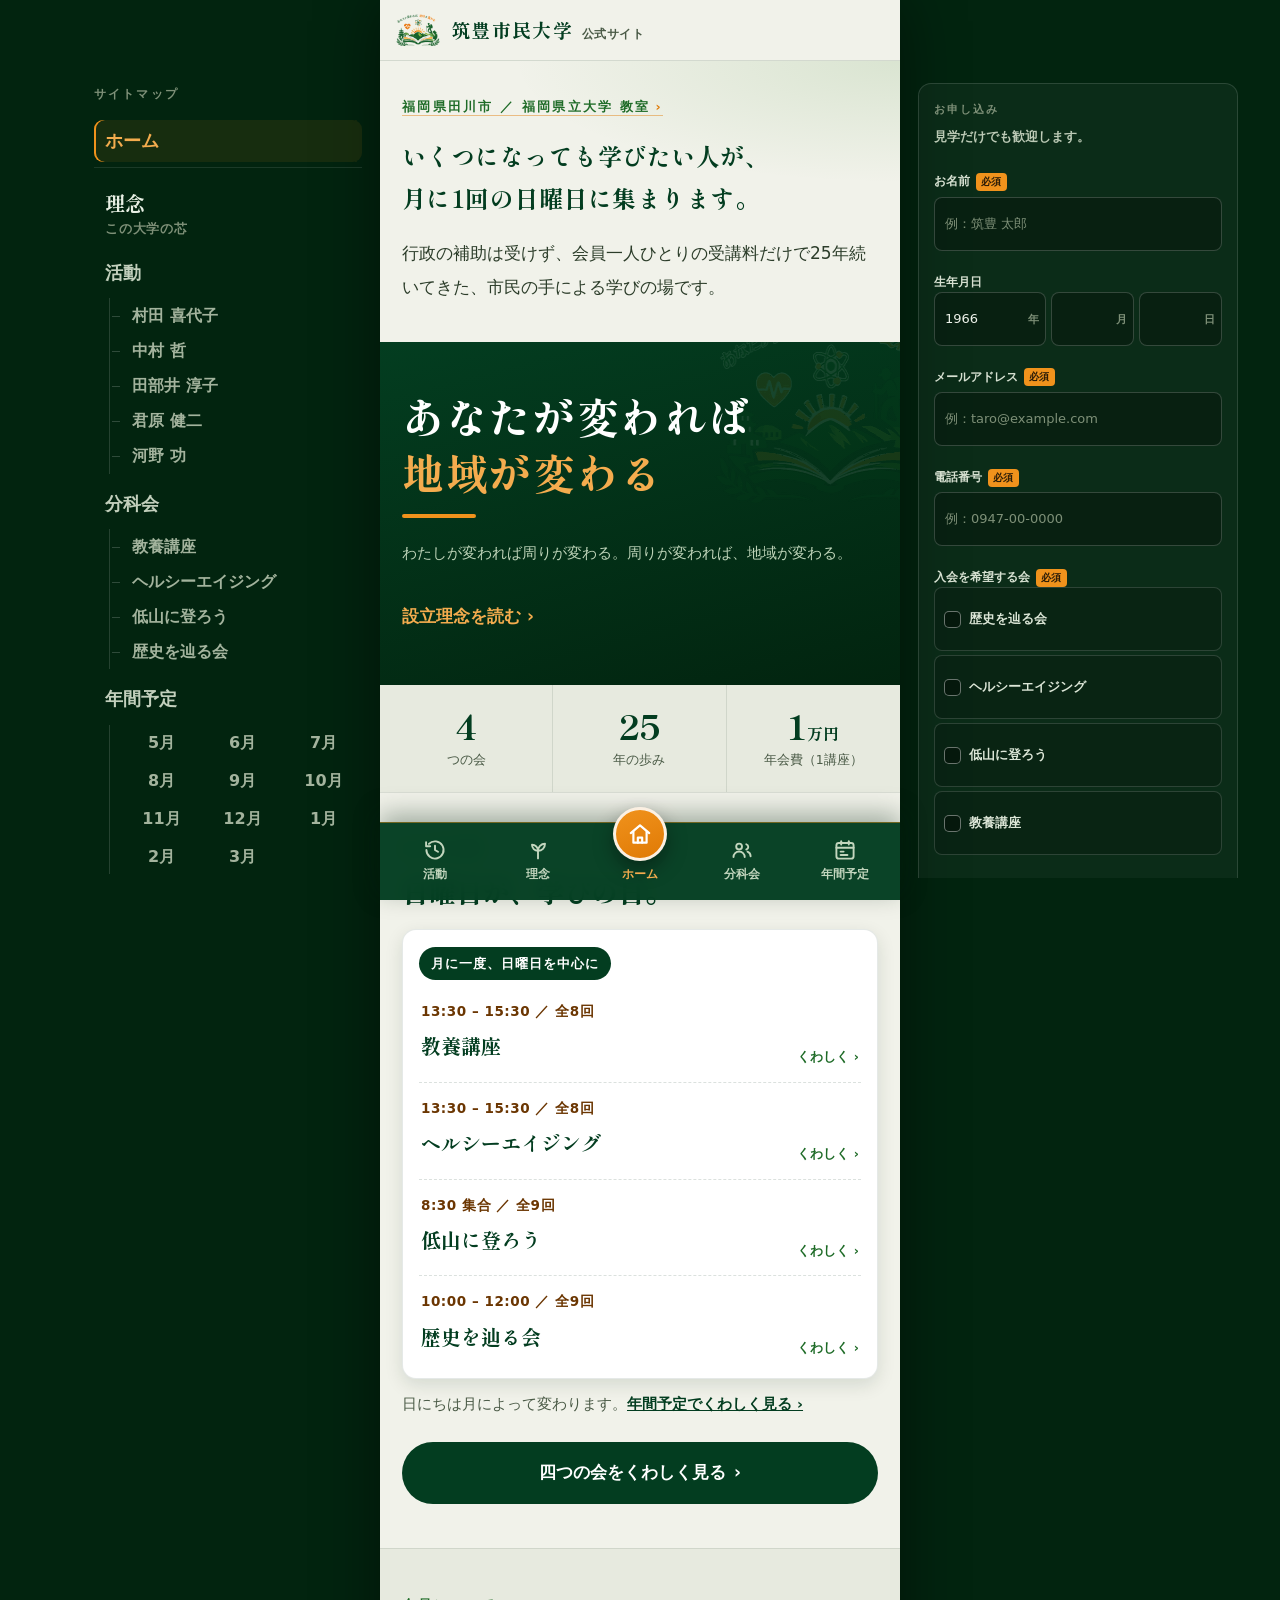
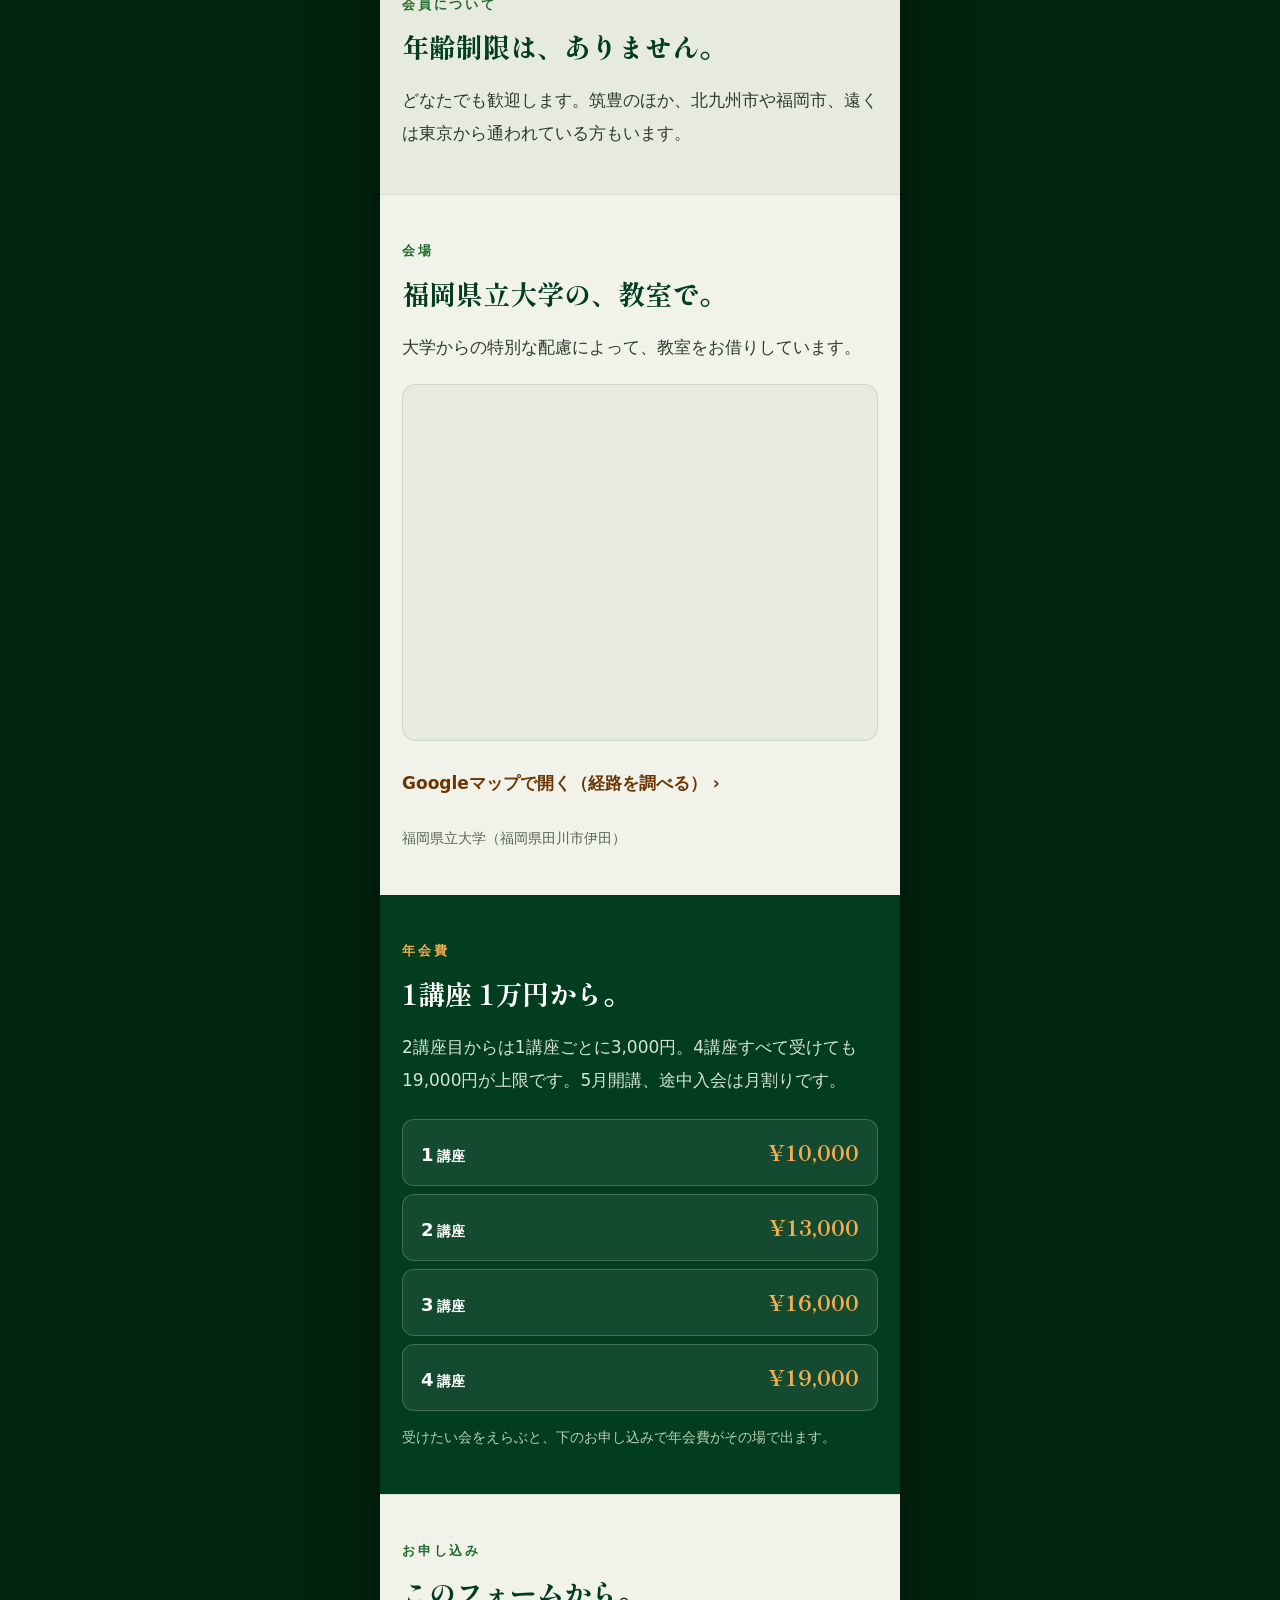
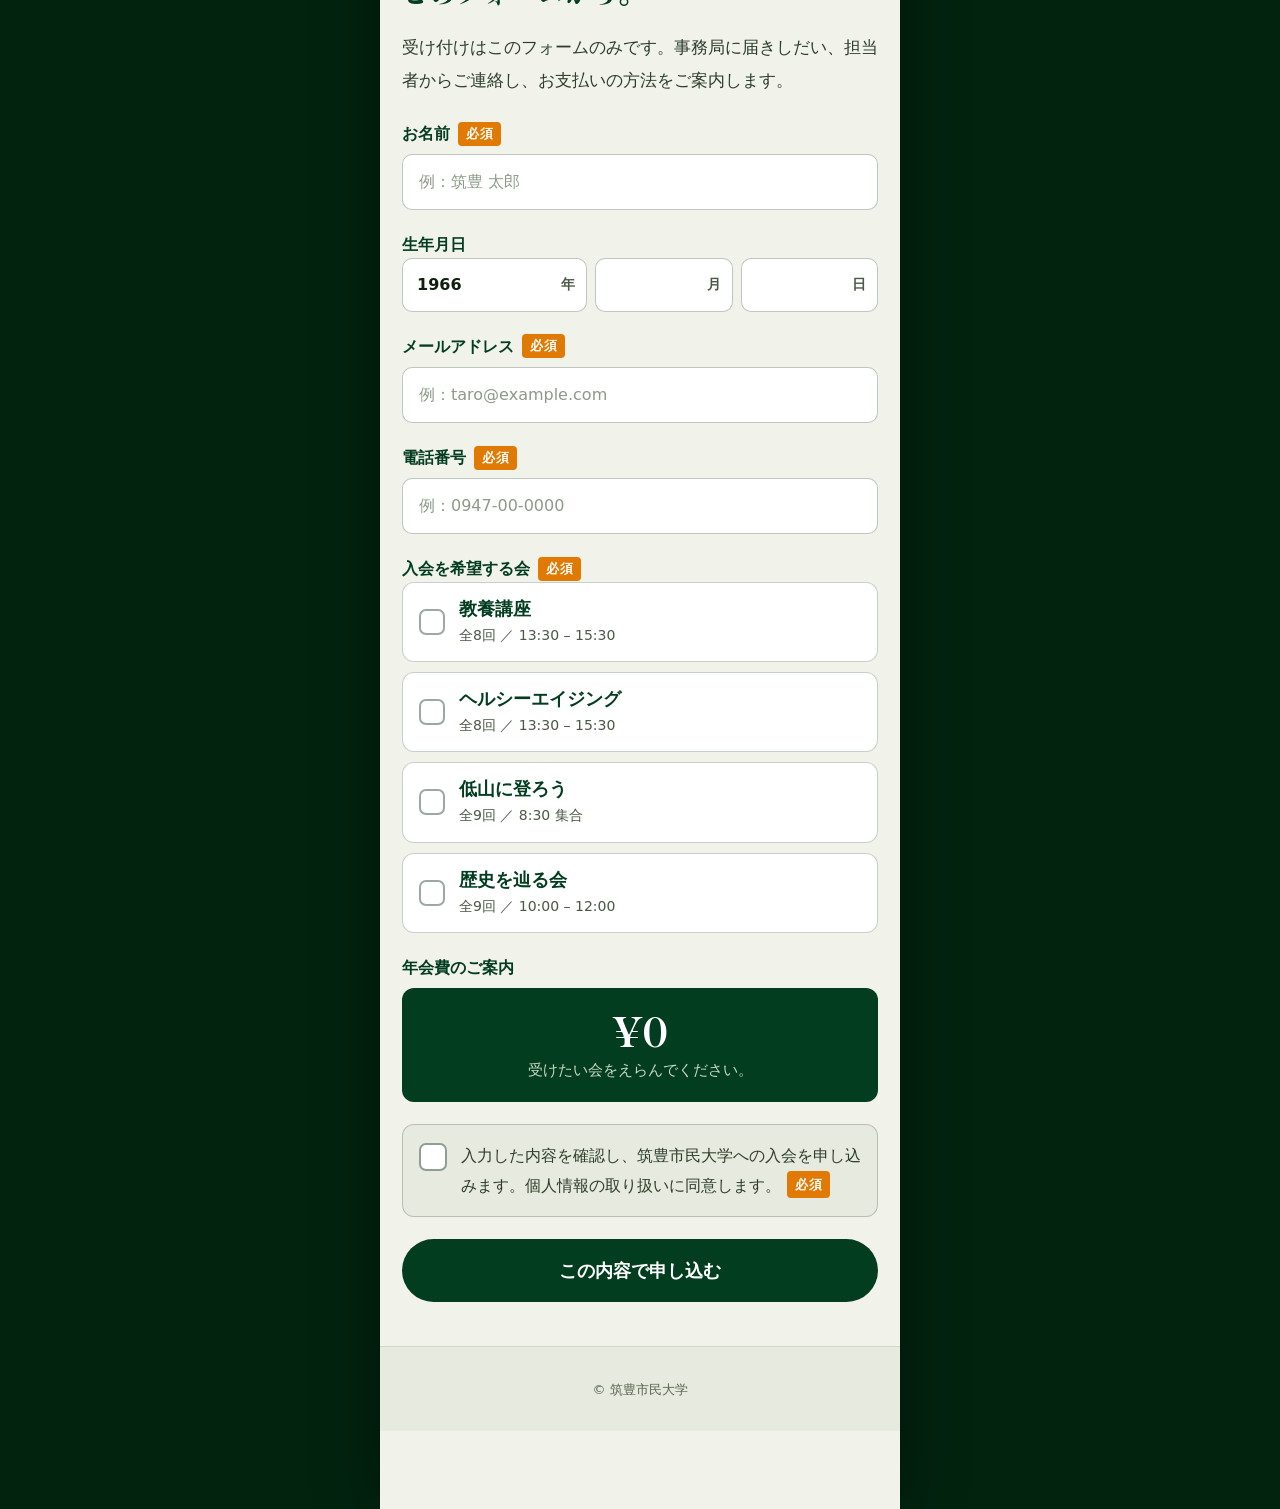
<file: index.html>
<!DOCTYPE html>
<html lang="ja">
<head>
<meta charset="utf-8">
<meta name="viewport" content="width=device-width, initial-scale=1, viewport-fit=cover">
<title>筑豊市民大学｜あなたが変われば地域が変わる</title>
<meta name="description" content="福岡県田川市の筑豊市民大学。いくつになっても学びたい人が、月に1回の日曜日に集まります。行政の補助は受けず、会員の受講料だけで25年つづく、市民の手による学びの場です。">
<meta name="theme-color" content="#033D20">
<meta name="format-detection" content="telephone=no, date=no, address=no, email=no">
<link rel="canonical" href="https://chikuho.uk/">
<meta property="og:type" content="website">
<meta property="og:locale" content="ja_JP">
<meta property="og:site_name" content="筑豊市民大学 | 公式サイト">
<meta property="og:title" content="筑豊市民大学｜あなたが変われば地域が変わる">
<meta property="og:description" content="福岡県田川市の筑豊市民大学。いくつになっても学びたい人が、月に1回の日曜日に集まります。行政の補助は受けず、会員の受講料だけで25年つづく、市民の手による学びの場です。">
<meta property="og:url" content="https://chikuho.uk/">
<!-- X・LINE などに貼ったときの絵。1200x630。中身は真ん中に寄せてあるので、
     正方形に切られる置き場でもロゴが欠けない。透過のままだと黒地で潰れるため、
     紙色を敷いたものを別に用意している（ロゴそのものは透過）。 -->
<meta property="og:image" content="https://chikuho.uk/og.png">
<meta property="og:image:type" content="image/png">
<meta property="og:image:width" content="1200">
<meta property="og:image:height" content="630">
<meta property="og:image:alt" content="筑豊市民大学のロゴ">
<meta name="twitter:card" content="summary_large_image">
<meta name="twitter:title" content="筑豊市民大学｜あなたが変われば地域が変わる">
<meta name="twitter:description" content="福岡県田川市の筑豊市民大学。いくつになっても学びたい人が、月に1回の日曜日に集まります。行政の補助は受けず、会員の受講料だけで25年つづく、市民の手による学びの場です。">
<meta name="twitter:image" content="https://chikuho.uk/og.png">
<meta name="twitter:image:alt" content="筑豊市民大学のロゴ">
<!-- ファビコン。データURIで埋め込んではいけない（Googleはクロールできる
     実ファイルのURLしか読まないため、埋め込むと検索結果に出ない）。
     Google は 48 の倍数を薦めているので 48/96/192 を置いてある。 -->
<!-- ファビコン。Google は 48px 以上（48の倍数）しか検索結果に使わないので、
     大きいものを先に並べる。小さいほうを先頭に置くと、それを掴んで
     「小さすぎる」と捨てられ、地球儀のままになりかねない。 -->
<link rel="icon" href="/favicon.ico" sizes="48x48">
<link rel="icon" type="image/png" sizes="192x192" href="/favicon-192.png">
<link rel="icon" type="image/png" sizes="96x96" href="/favicon-96.png">
<link rel="icon" type="image/png" sizes="48x48" href="/favicon-48.png">
<!-- ここから下はブラウザのタブ用。字を大きくした版を使う -->
<link rel="icon" type="image/png" sizes="32x32" href="/favicon-tab-32.png">
<link rel="icon" type="image/png" sizes="16x16" href="/favicon-tab-16.png">
<link rel="apple-touch-icon" href="/apple-touch-icon.png">
<link rel="manifest" href="/site.webmanifest">
<link rel="preconnect" href="https://fonts.googleapis.com">
<link rel="preconnect" href="https://fonts.gstatic.com" crossorigin>
<!-- 書体は Google から取り寄せている。描画待ちに入れると、向こうが遅い回線では
     そのあいだ真っ白になる。media="print" で取り寄せだけ先に始め、届いた時点で
     本文へ適用する。JavaScript が無い環境には noscript の控えを置く。 -->
<link id="webfont" rel="stylesheet" media="print" href="https://fonts.googleapis.com/css2?family=Shippori+Mincho+B1:wght@600;700;800&family=Zen+Kaku+Gothic+New:wght@400;500;700;900&display=swap">
<noscript><link rel="stylesheet" href="https://fonts.googleapis.com/css2?family=Shippori+Mincho+B1:wght@600;700;800&family=Zen+Kaku+Gothic+New:wght@400;500;700;900&display=swap"></noscript>
<link rel="stylesheet" href="css/site.css">
<link rel="stylesheet" href="css/page.css">
<script>
(function () {
  var f = document.getElementById('webfont');
  if (!f) return;
  var on = function () { f.media = 'all'; };
  if (f.sheet) on(); else f.addEventListener('load', on);
})();
</script>
<script src="js/site.js" defer></script>
<!-- 検索結果の見出しに出る「サイト名」。これが無いと、Google は
     ドメイン名（chikuho.uk）をそのまま出してしまう。トップにだけ置く。 -->
<script type="application/ld+json">
{
  "@context": "https://schema.org",
  "@type": "WebSite",
  "name": "筑豊市民大学 | 公式サイト",
  "alternateName": "筑豊市民大学",
  "url": "https://chikuho.uk/"
}
</script>
<script type="application/ld+json">
{
  "@context": "https://schema.org",
  "@type": "EducationalOrganization",
  "name": "筑豊市民大学",
  "alternateName": "Chikuho Civic College",
  "slogan": "あなたが変われば地域が変わる",
  "url": "https://chikuho.uk/",
  "logo": "https://chikuho.uk/logo.png",
  "foundingDate": "2000",
  "address": { "@type": "PostalAddress", "addressCountry": "JP", "addressRegion": "福岡県", "addressLocality": "田川市" },
  "location": { "@type": "Place", "name": "福岡県立大学",
    "address": { "@type": "PostalAddress", "addressCountry": "JP", "addressRegion": "福岡県", "addressLocality": "田川市伊田" } },
  "offers": { "@type": "Offer", "description": "年会費（1講座）。2講座目からは1講座ごとに3,000円加算、4講座で上限19,000円。", "price": "10000", "priceCurrency": "JPY" }
}
</script>
<script src="js/home.js" defer></script>
</head>
<body data-page="home">
<div class="column">
<a class="skip" href="#main">本文へ移動</a>

<header class="head">
  <a class="head__home" href="/" aria-label="ホームへ">
    <img class="head__mark" src="logo-mark.png" alt="" width="44" height="32" decoding="async" fetchpriority="high">
    <span class="head__name">筑豊市民大学<small>公式サイト</small></span>
  </a>
</header>

<main class="page" id="main">

  <!-- 1. まず、どういう場なのかを一息で -->
  <section class="hero">
    <p class="hero__eyebrow"><a class="hero__place" href="#kaijo">福岡県田川市 ／ 福岡県立大学 教室<span class="hero__place__go" aria-hidden="true">›</span></a></p>
    <p class="hero__lead">いくつになっても学びたい人が、<br>月に1回の日曜日に集まります。</p>
    <p class="hero__body">行政の補助は受けず、会員一人ひとりの受講料だけで25年続いてきた、市民の手による学びの場です。</p>
  </section>

  <!-- 2. 掲げている言葉。ここだけは大きく、横書きで -->
  <section class="creed" aria-label="筑豊市民大学の掲げる言葉">
    <img class="creed__mark" src="logo-mark.png" alt="" width="260" height="187" aria-hidden="true" decoding="async">
    <p class="creed__line creed__line--1">あなたが変われば</p>
    <p class="creed__line creed__line--2">地域が変わる</p>
    <p class="creed__note">わたしが変われば周りが変わる。周りが変われば、地域が変わる。</p>
    <a class="creed__more" href="rinen.html">設立理念を読む<span aria-hidden="true">›</span></a>
  </section>

  <!-- 3. 三つの数字 -->
  <section class="facts" aria-label="筑豊市民大学の数字">
    <div class="fact"><b>4</b><span>つの会</span></div>
    <div class="fact"><b>25</b><span>年の歩み</span></div>
    <div class="fact"><b>1<i>万円</i></b><span>年会費（1講座）</span></div>
  </section>

  <!-- 4. ひと月の流れ -->
  <section class="sect" id="tsuki">
    <p class="sect__eyebrow">ひと月の暦</p>
    <h2 class="sect__h">日曜日が、学びの日。</h2>
    <!-- 日にちは月ごとに変わる。ここでは時間帯と回数だけを示し、
         実際の日付は年間予定のページに任せる。 -->
    <ol class="cal">
      <li class="cal__day">
        <p class="cal__when">月に一度、日曜日を中心に</p>
        <div class="cal__items">
          <a class="cal__item" href="kai-kyoyo.html">
            <span class="cal__time">13:30 – 15:30 ／ 全8回</span>
            <span class="cal__name">教養講座</span>
          </a>
          <a class="cal__item" href="kai-healthy.html">
            <span class="cal__time">13:30 – 15:30 ／ 全8回</span>
            <span class="cal__name">ヘルシーエイジング</span>
          </a>
          <a class="cal__item" href="kai-teizan.html">
            <span class="cal__time">8:30 集合 ／ 全9回</span>
            <span class="cal__name">低山に登ろう</span>
          </a>
          <a class="cal__item" href="kai-history.html">
            <span class="cal__time">10:00 – 12:00 ／ 全9回</span>
            <span class="cal__name">歴史を辿る会</span>
          </a>
        </div>
      </li>
    </ol>
    <p class="cal__note">日にちは月によって変わります。<a href="nenkan.html">年間予定でくわしく見る ›</a></p>
    <a class="btn btn--primary sect__btn" href="bunkakai.html">四つの会をくわしく見る<span aria-hidden="true">›</span></a>
  </section>

  <!-- 5. どんな人が来ているか -->
  <section class="sect sect--tint" id="kaiin">
    <p class="sect__eyebrow">会員について</p>
    <h2 class="sect__h">年齢制限は、ありません。</h2>
    <p class="sect__text">どなたでも歓迎します。筑豊のほか、北九州市や福岡市、遠くは東京から通われている方もいます。</p>
  </section>

  <!-- 6. 会場 -->
  <section class="sect" id="kaijo">
    <p class="sect__eyebrow">会場</p>
    <h2 class="sect__h">福岡県立大学の、教室で。</h2>
    <p class="sect__text">大学からの特別な配慮によって、教室をお借りしています。</p>
    <div class="map">
      <iframe title="福岡県立大学の地図" src="https://www.google.com/maps?q=%E7%A6%8F%E5%B2%A1%E7%9C%8C%E7%AB%8B%E5%A4%A7%E5%AD%A6&hl=ja&z=16&output=embed" loading="lazy"
              referrerpolicy="no-referrer-when-downgrade" allowfullscreen></iframe>
    </div>
    <a class="map__link" href="https://www.google.com/maps/search/?api=1&query=%E7%A6%8F%E5%B2%A1%E7%9C%8C%E7%AB%8B%E5%A4%A7%E5%AD%A6" target="_blank" rel="noopener">Googleマップで開く（経路を調べる）<span aria-hidden="true">›</span></a>
    <p class="sect__note">福岡県立大学（福岡県田川市伊田）</p>
  </section>

  <!-- 7. 年会費。えらぶ操作は申し込みフォームの中にある -->
  <section class="sect sect--dark" id="fee">
    <p class="sect__eyebrow">年会費</p>
    <h2 class="sect__h">1講座 1万円から。</h2>
    <p class="sect__text">2講座目からは1講座ごとに3,000円。4講座すべて受けても19,000円が上限です。5月開講、途中入会は月割りです。</p>
    <ul class="fee">
      <li><b>1<i>講座</i></b><span>¥10,000</span></li>
      <li><b>2<i>講座</i></b><span>¥13,000</span></li>
      <li><b>3<i>講座</i></b><span>¥16,000</span></li>
      <li><b>4<i>講座</i></b><span>¥19,000</span></li>
    </ul>
    <p class="sect__note">受けたい会をえらぶと、下のお申し込みで年会費がその場で出ます。</p>
  </section>

  <!-- 8. 申し込み。見た目は自前、送り先は Google フォーム -->
  <section class="sect" id="join">
    <p class="sect__eyebrow">お申し込み</p>
    <h2 class="sect__h">このフォームから。</h2>
    <p class="sect__text">受け付けはこのフォームのみです。事務局に届きしだい、担当者からご連絡し、お支払いの方法をご案内します。</p>

    <form class="jform" id="jform" action="/api/join" method="post" novalidate>
      <!-- 人には見えない欄。欄という欄を埋めていく機械を見分けるためだけに置く。
           読み上げからは外し、タブでも止まらないので、人が触ることはない。 -->
      <div class="jf__trap" aria-hidden="true">
        <label>確認<input type="text" name="kakunin" tabindex="-1" autocomplete="off"></label>
      </div>
      <!-- Google フォーム側が見ている印。単ページなのでどちらも固定でよい -->

      <div class="jf">
        <label class="jf__label" for="jf-name">お名前<span class="jf__req">必須</span></label>
        <input class="jf__in" id="jf-name" name="entry.1279542342" type="text"
               autocomplete="name" placeholder="例：筑豊 太郎" required>
        <p class="jf__err" id="jf-name-err" data-err="name" hidden></p>
      </div>

      <fieldset class="jf">
        <legend class="jf__label">生年月日</legend>
        <div class="jf__date">
          <span class="jf__sel"><select id="jf-year" name="entry.1074325515_year" aria-label="年"><option value="" selected disabled></option><option value="2026">2026</option><option value="2025">2025</option><option value="2024">2024</option><option value="2023">2023</option><option value="2022">2022</option><option value="2021">2021</option><option value="2020">2020</option><option value="2019">2019</option><option value="2018">2018</option><option value="2017">2017</option><option value="2016">2016</option><option value="2015">2015</option><option value="2014">2014</option><option value="2013">2013</option><option value="2012">2012</option><option value="2011">2011</option><option value="2010">2010</option><option value="2009">2009</option><option value="2008">2008</option><option value="2007">2007</option><option value="2006">2006</option><option value="2005">2005</option><option value="2004">2004</option><option value="2003">2003</option><option value="2002">2002</option><option value="2001">2001</option><option value="2000">2000</option><option value="1999">1999</option><option value="1998">1998</option><option value="1997">1997</option><option value="1996">1996</option><option value="1995">1995</option><option value="1994">1994</option><option value="1993">1993</option><option value="1992">1992</option><option value="1991">1991</option><option value="1990">1990</option><option value="1989">1989</option><option value="1988">1988</option><option value="1987">1987</option><option value="1986">1986</option><option value="1985">1985</option><option value="1984">1984</option><option value="1983">1983</option><option value="1982">1982</option><option value="1981">1981</option><option value="1980">1980</option><option value="1979">1979</option><option value="1978">1978</option><option value="1977">1977</option><option value="1976">1976</option><option value="1975">1975</option><option value="1974">1974</option><option value="1973">1973</option><option value="1972">1972</option><option value="1971">1971</option><option value="1970">1970</option><option value="1969">1969</option><option value="1968">1968</option><option value="1967">1967</option><option value="1966">1966</option><option value="1965">1965</option><option value="1964">1964</option><option value="1963">1963</option><option value="1962">1962</option><option value="1961">1961</option><option value="1960">1960</option><option value="1959">1959</option><option value="1958">1958</option><option value="1957">1957</option><option value="1956">1956</option><option value="1955">1955</option><option value="1954">1954</option><option value="1953">1953</option><option value="1952">1952</option><option value="1951">1951</option><option value="1950">1950</option><option value="1949">1949</option><option value="1948">1948</option><option value="1947">1947</option><option value="1946">1946</option><option value="1945">1945</option><option value="1944">1944</option><option value="1943">1943</option><option value="1942">1942</option><option value="1941">1941</option><option value="1940">1940</option><option value="1939">1939</option><option value="1938">1938</option><option value="1937">1937</option><option value="1936">1936</option><option value="1935">1935</option><option value="1934">1934</option><option value="1933">1933</option><option value="1932">1932</option><option value="1931">1931</option><option value="1930">1930</option><option value="1929">1929</option><option value="1928">1928</option><option value="1927">1927</option><option value="1926">1926</option><option value="1925">1925</option><option value="1924">1924</option><option value="1923">1923</option><option value="1922">1922</option><option value="1921">1921</option><option value="1920">1920</option></select><i>年</i></span>
          <span class="jf__sel"><select id="jf-month" name="entry.1074325515_month" aria-label="月"><option value="" selected disabled></option><option value="1">1</option><option value="2">2</option><option value="3">3</option><option value="4">4</option><option value="5">5</option><option value="6">6</option><option value="7">7</option><option value="8">8</option><option value="9">9</option><option value="10">10</option><option value="11">11</option><option value="12">12</option></select><i>月</i></span>
          <span class="jf__sel"><select id="jf-day" name="entry.1074325515_day" aria-label="日"><option value="" selected disabled></option><option value="1">1</option><option value="2">2</option><option value="3">3</option><option value="4">4</option><option value="5">5</option><option value="6">6</option><option value="7">7</option><option value="8">8</option><option value="9">9</option><option value="10">10</option><option value="11">11</option><option value="12">12</option><option value="13">13</option><option value="14">14</option><option value="15">15</option><option value="16">16</option><option value="17">17</option><option value="18">18</option><option value="19">19</option><option value="20">20</option><option value="21">21</option><option value="22">22</option><option value="23">23</option><option value="24">24</option><option value="25">25</option><option value="26">26</option><option value="27">27</option><option value="28">28</option><option value="29">29</option><option value="30">30</option><option value="31">31</option></select><i>日</i></span>
        </div>
      </fieldset>

      <div class="jf">
        <label class="jf__label" for="jf-mail">メールアドレス<span class="jf__req">必須</span></label>
        <input class="jf__in" id="jf-mail" name="entry.458126145" type="email"
               inputmode="email" autocomplete="email" placeholder="例：taro@example.com" required>
        <p class="jf__err" id="jf-mail-err" data-err="mail" hidden></p>
      </div>

      <div class="jf">
        <label class="jf__label" for="jf-tel">電話番号<span class="jf__req">必須</span></label>
        <input class="jf__in" id="jf-tel" name="entry.2120756839" type="tel"
               inputmode="tel" autocomplete="tel" placeholder="例：0947-00-0000" required>
        <p class="jf__err" id="jf-tel-err" data-err="tel" hidden></p>
      </div>

      <fieldset class="jf">
        <legend class="jf__label">入会を希望する会<span class="jf__req">必須</span></legend>
        <!-- value は Google フォームの選択肢と一字一句そろえてある。
             表に出る名前だけをそろえた呼び名にしてあり、value は触らない
             （フォームに無い字を送ると、その送信はまるごと弾かれる）。 -->
        <div class="jf__picks">
          <label class="pick">
            <input type="checkbox" name="entry.939298798" value="教養講座">
            <span class="pick__box" aria-hidden="true"></span>
            <span class="pick__text"><b>教養講座</b><em>全8回 ／ 13:30 – 15:30</em></span>
          </label>
          <label class="pick">
            <input type="checkbox" name="entry.939298798" value="ヘルシー健康講座">
            <span class="pick__box" aria-hidden="true"></span>
            <span class="pick__text"><b>ヘルシーエイジング</b><em>全8回 ／ 13:30 – 15:30</em></span>
          </label>
          <label class="pick">
            <input type="checkbox" name="entry.939298798" value="低山山登り">
            <span class="pick__box" aria-hidden="true"></span>
            <span class="pick__text"><b>低山に登ろう</b><em>全9回 ／ 8:30 集合</em></span>
          </label>
          <label class="pick">
            <input type="checkbox" name="entry.939298798" value="歴史をたどる会">
            <span class="pick__box" aria-hidden="true"></span>
            <span class="pick__text"><b>歴史を辿る会</b><em>全9回 ／ 10:00 – 12:00</em></span>
          </label>
        </div>
        <!-- フォームがチェックボックスに必ず添えている連れ。無くても通るが、そろえておく -->
        <input type="hidden" name="entry.939298798_sentinel" value="">
        <p class="jf__err" id="jf-kai-err" data-err="kai" hidden></p>
      </fieldset>

      <div class="jf">
        <span class="jf__label">年会費のご案内</span>
        <output class="jfee" id="feeOut" for="entry.939298798">
          <b class="jfee__yen" id="feeYen">¥0</b>
          <span class="jfee__note" id="feeNote">受けたい会をえらんでください。</span>
        </output>
        <!-- 表示している金額をそのまま送る。画面では書き換えられない -->
        <input type="hidden" id="jf-fee" name="entry.1699267920" value="">
      </div>

      <div class="jf">
        <label class="jagree">
          <input type="checkbox" id="jf-agree" name="entry.1335746439" value="入力した内容を確認し、筑豊市民大学への入会を申し込みます。" required>
          <!-- フォーム側は2つの選択肢に分かれているので、送るときだけ分ける -->
          <input type="hidden" id="jf-agree2" name="entry.1335746439" value="個人情報の取り扱いに同意します。" disabled>
          <span class="jagree__box" aria-hidden="true"></span>
          <span class="jagree__text">入力した内容を確認し、筑豊市民大学への入会を申し込みます。個人情報の取り扱いに同意します。<span class="jf__req">必須</span></span>
        </label>
        <input type="hidden" name="entry.1335746439_sentinel" value="">
        <p class="jf__err" id="jf-agree-err" data-err="agree" hidden></p>
      </div>

      <p class="jform__alert" id="jf-alert" role="alert" hidden></p>
      <button class="btn btn--primary jform__send" type="submit" id="jf-send">この内容で申し込む</button>
    </form>


    <div class="jdone" id="jdone" role="status" hidden>
      <p class="jdone__h">お申し込みを受け付けました。</p>
      <p class="jdone__text">事務局に届きしだい、担当者からご連絡し、お支払いの方法をご案内します。</p>
    </div>
  </section>

  <p class="foot">© 筑豊市民大学</p>
</main>
<nav class="nav" aria-label="サイト内メニュー">
  <a class="nav__link" href="katsudo.html"><svg width="24" height="24" viewBox="0 0 24 24" fill="none" stroke="currentColor" stroke-width="1.9" stroke-linecap="round" stroke-linejoin="round" aria-hidden="true"><path d="M3.4 12a8.6 8.6 0 1 0 2.5-6.1"/><path d="M3.1 4.2v4.1h4.1"/><path d="M12 7.7V12l3 1.8"/></svg><span class="nav__label">活動</span></a>
  <a class="nav__link" href="rinen.html"><svg width="24" height="24" viewBox="0 0 24 24" fill="none" stroke="currentColor" stroke-width="1.9" stroke-linecap="round" stroke-linejoin="round" aria-hidden="true"><path d="M12 20.4v-7.6"/><path d="M12 12.8C12 9.4 9.4 6.8 6 6.8c0 3.4 2.6 6 6 6Z"/><path d="M12 12.8c0-4 3-7 7-7 0 4-3 7-7 7Z"/></svg><span class="nav__label">理念</span></a>
  <a class="nav__link nav__link--center is-active" href="/" aria-current="page"><span class="nav__badge"><svg width="26" height="26" viewBox="0 0 24 24" fill="none" stroke="#ffffff" stroke-width="2" stroke-linecap="round" stroke-linejoin="round" aria-hidden="true"><path d="M3.5 11.2 12 4l8.5 7.2"/><path d="M5.9 9.7V20h12.2V9.7"/><path d="M10 20v-4.7h4V20"/></svg></span><span class="nav__label">ホーム</span></a>
  <a class="nav__link" href="bunkakai.html"><svg width="24" height="24" viewBox="0 0 24 24" fill="none" stroke="currentColor" stroke-width="1.9" stroke-linecap="round" stroke-linejoin="round" aria-hidden="true"><circle cx="9.1" cy="8.5" r="2.9"/><path d="M3.5 19.1a5.6 5.6 0 0 1 11.2 0"/><path d="M16.3 6.3a2.7 2.7 0 0 1 0 5.2"/><path d="M17.5 13.7a5 5 0 0 1 3.1 4.6"/></svg><span class="nav__label">分科会</span></a>
  <a class="nav__link" href="nenkan.html"><svg width="24" height="24" viewBox="0 0 24 24" fill="none" stroke="currentColor" stroke-width="1.9" stroke-linecap="round" stroke-linejoin="round" aria-hidden="true"><rect x="3.4" y="5" width="17.2" height="15.6" rx="2.4"/><path d="M3.4 9.8h17.2"/><path d="M8.2 3.2v3.4"/><path d="M15.8 3.2v3.4"/><path d="M7.6 13.6h3"/><path d="M7.6 17h6.8"/></svg><span class="nav__label">年間予定</span></a>
</nav>
</div>
<!-- PC で見たときの、柱の外の両側。あくまで添えもの。
     幅の足りない画面では css で出さないようにしてある。
     ヘッダーやタブバーと同じで、9ページすべてに同じものを写している。 -->
<aside class="siteRail siteRail--left" aria-label="サイトマップ">
  <p class="siteRail__cap">サイトマップ</p>
  <nav class="tree">
    <ul class="tree__list">
      <li class="tree__item"><a href="/" aria-current="page">ホーム</a></li>
      <li class="tree__item tree__item--main">
        <a href="rinen.html">理念<em>この大学の芯</em></a>
      </li>
      <li class="tree__item">
        <a href="katsudo.html">活動</a>
        <ul class="tree__sub">
          <li><a href="katsudo.html#murata">村田 喜代子</a></li>
          <li><a href="katsudo.html#nakamura">中村 哲</a></li>
          <li><a href="katsudo.html#tabei">田部井 淳子</a></li>
          <li><a href="katsudo.html#kimihara">君原 健二</a></li>
          <li><a href="katsudo.html#kawano">河野 功</a></li>
        </ul>
      </li>
      <li class="tree__item">
        <a href="bunkakai.html">分科会</a>
        <ul class="tree__sub">
          <li><a href="kai-kyoyo.html">教養講座</a></li>
          <li><a href="kai-healthy.html">ヘルシーエイジング</a></li>
          <li><a href="kai-teizan.html">低山に登ろう</a></li>
          <li><a href="kai-history.html">歴史を辿る会</a></li>
        </ul>
      </li>
      <li class="tree__item">
        <a href="nenkan.html">年間予定</a>
        <ul class="tree__sub tree__sub--months">
          <li><a href="nenkan.html#m5">5月</a></li>
          <li><a href="nenkan.html#m6">6月</a></li>
          <li><a href="nenkan.html#m7">7月</a></li>
          <li><a href="nenkan.html#m8">8月</a></li>
          <li><a href="nenkan.html#m9">9月</a></li>
          <li><a href="nenkan.html#m10">10月</a></li>
          <li><a href="nenkan.html#m11">11月</a></li>
          <li><a href="nenkan.html#m12">12月</a></li>
          <li><a href="nenkan.html#m1">1月</a></li>
          <li><a href="nenkan.html#m2">2月</a></li>
          <li><a href="nenkan.html#m3">3月</a></li>
        </ul>
      </li>
    </ul>
  </nav>
</aside>

<aside class="siteRail siteRail--right" aria-label="お申し込みと、このページの案内">
  <!-- 幅にゆとりがある画面では、フォームそのものを置く。思い立ったときに
       ページを移らずに申し込めるようにするため。狭い画面では下の札に戻る。 -->
  <div class="railJoin railJoin--form">
    <p class="railJoin__cap">お申し込み</p>
    <p class="railJoin__lead">見学だけでも歓迎します。</p>

    <form class="jform jform--rail" action="/api/join" method="post" novalidate>
      <!-- 人には見えない欄。欄という欄を埋めていく機械を見分けるためだけに置く。
           読み上げからは外し、タブでも止まらないので、人が触ることはない。 -->
      <div class="jf__trap" aria-hidden="true">
        <label>確認<input type="text" name="kakunin" tabindex="-1" autocomplete="off"></label>
      </div>
      <div class="jf">
        <label class="jf__label" for="rf-name">お名前<span class="jf__req">必須</span></label>
        <input class="jf__in" id="rf-name" name="entry.1279542342" type="text"
               autocomplete="name" placeholder="例：筑豊 太郎" required>
        <p class="jf__err" data-err="name" hidden></p>
      </div>

      <fieldset class="jf">
        <legend class="jf__label">生年月日</legend>
        <div class="jf__date">
          <span class="jf__sel"><select name="entry.1074325515_year" aria-label="年"><option value="" selected disabled></option><option value="2026">2026</option><option value="2025">2025</option><option value="2024">2024</option><option value="2023">2023</option><option value="2022">2022</option><option value="2021">2021</option><option value="2020">2020</option><option value="2019">2019</option><option value="2018">2018</option><option value="2017">2017</option><option value="2016">2016</option><option value="2015">2015</option><option value="2014">2014</option><option value="2013">2013</option><option value="2012">2012</option><option value="2011">2011</option><option value="2010">2010</option><option value="2009">2009</option><option value="2008">2008</option><option value="2007">2007</option><option value="2006">2006</option><option value="2005">2005</option><option value="2004">2004</option><option value="2003">2003</option><option value="2002">2002</option><option value="2001">2001</option><option value="2000">2000</option><option value="1999">1999</option><option value="1998">1998</option><option value="1997">1997</option><option value="1996">1996</option><option value="1995">1995</option><option value="1994">1994</option><option value="1993">1993</option><option value="1992">1992</option><option value="1991">1991</option><option value="1990">1990</option><option value="1989">1989</option><option value="1988">1988</option><option value="1987">1987</option><option value="1986">1986</option><option value="1985">1985</option><option value="1984">1984</option><option value="1983">1983</option><option value="1982">1982</option><option value="1981">1981</option><option value="1980">1980</option><option value="1979">1979</option><option value="1978">1978</option><option value="1977">1977</option><option value="1976">1976</option><option value="1975">1975</option><option value="1974">1974</option><option value="1973">1973</option><option value="1972">1972</option><option value="1971">1971</option><option value="1970">1970</option><option value="1969">1969</option><option value="1968">1968</option><option value="1967">1967</option><option value="1966">1966</option><option value="1965">1965</option><option value="1964">1964</option><option value="1963">1963</option><option value="1962">1962</option><option value="1961">1961</option><option value="1960">1960</option><option value="1959">1959</option><option value="1958">1958</option><option value="1957">1957</option><option value="1956">1956</option><option value="1955">1955</option><option value="1954">1954</option><option value="1953">1953</option><option value="1952">1952</option><option value="1951">1951</option><option value="1950">1950</option><option value="1949">1949</option><option value="1948">1948</option><option value="1947">1947</option><option value="1946">1946</option><option value="1945">1945</option><option value="1944">1944</option><option value="1943">1943</option><option value="1942">1942</option><option value="1941">1941</option><option value="1940">1940</option><option value="1939">1939</option><option value="1938">1938</option><option value="1937">1937</option><option value="1936">1936</option><option value="1935">1935</option><option value="1934">1934</option><option value="1933">1933</option><option value="1932">1932</option><option value="1931">1931</option><option value="1930">1930</option><option value="1929">1929</option><option value="1928">1928</option><option value="1927">1927</option><option value="1926">1926</option><option value="1925">1925</option><option value="1924">1924</option><option value="1923">1923</option><option value="1922">1922</option><option value="1921">1921</option><option value="1920">1920</option></select><i>年</i></span>
          <span class="jf__sel"><select name="entry.1074325515_month" aria-label="月"><option value="" selected disabled></option><option value="1">1</option><option value="2">2</option><option value="3">3</option><option value="4">4</option><option value="5">5</option><option value="6">6</option><option value="7">7</option><option value="8">8</option><option value="9">9</option><option value="10">10</option><option value="11">11</option><option value="12">12</option></select><i>月</i></span>
          <span class="jf__sel"><select name="entry.1074325515_day" aria-label="日"><option value="" selected disabled></option><option value="1">1</option><option value="2">2</option><option value="3">3</option><option value="4">4</option><option value="5">5</option><option value="6">6</option><option value="7">7</option><option value="8">8</option><option value="9">9</option><option value="10">10</option><option value="11">11</option><option value="12">12</option><option value="13">13</option><option value="14">14</option><option value="15">15</option><option value="16">16</option><option value="17">17</option><option value="18">18</option><option value="19">19</option><option value="20">20</option><option value="21">21</option><option value="22">22</option><option value="23">23</option><option value="24">24</option><option value="25">25</option><option value="26">26</option><option value="27">27</option><option value="28">28</option><option value="29">29</option><option value="30">30</option><option value="31">31</option></select><i>日</i></span>
        </div>
      </fieldset>

      <div class="jf">
        <label class="jf__label" for="rf-mail">メールアドレス<span class="jf__req">必須</span></label>
        <input class="jf__in" id="rf-mail" name="entry.458126145" type="email"
               inputmode="email" autocomplete="email" placeholder="例：taro@example.com" required>
        <p class="jf__err" data-err="mail" hidden></p>
      </div>

      <div class="jf">
        <label class="jf__label" for="rf-tel">電話番号<span class="jf__req">必須</span></label>
        <input class="jf__in" id="rf-tel" name="entry.2120756839" type="tel"
               inputmode="tel" autocomplete="tel" placeholder="例：0947-00-0000" required>
        <p class="jf__err" data-err="tel" hidden></p>
      </div>

      <fieldset class="jf">
        <legend class="jf__label">入会を希望する会<span class="jf__req">必須</span></legend>
        <div class="jf__picks">
          <label class="pick">
            <input type="checkbox" name="entry.939298798" value="歴史をたどる会">
            <span class="pick__box" aria-hidden="true"></span>
            <span class="pick__text"><b>歴史を辿る会</b></span>
          </label>
          <label class="pick">
            <input type="checkbox" name="entry.939298798" value="ヘルシー健康講座">
            <span class="pick__box" aria-hidden="true"></span>
            <span class="pick__text"><b>ヘルシーエイジング</b></span>
          </label>
          <label class="pick">
            <input type="checkbox" name="entry.939298798" value="低山山登り">
            <span class="pick__box" aria-hidden="true"></span>
            <span class="pick__text"><b>低山に登ろう</b></span>
          </label>
          <label class="pick">
            <input type="checkbox" name="entry.939298798" value="教養講座">
            <span class="pick__box" aria-hidden="true"></span>
            <span class="pick__text"><b>教養講座</b></span>
          </label>
        </div>
        <input type="hidden" name="entry.939298798_sentinel" value="">
        <p class="jf__err" data-err="kai" hidden></p>
      </fieldset>

      <div class="jf">
        <span class="jf__label">年会費のご案内</span>
        <output class="jfee">
          <b class="jfee__yen">¥0</b>
          <span class="jfee__note">受けたい会をえらんでください。</span>
        </output>
        <input type="hidden" name="entry.1699267920" value="">
      </div>

      <div class="jf">
        <label class="jagree">
          <input type="checkbox" name="entry.1335746439" value="入力した内容を確認し、筑豊市民大学への入会を申し込みます。" required>
          <input type="hidden" name="entry.1335746439" value="個人情報の取り扱いに同意します。" disabled>
          <span class="jagree__box" aria-hidden="true"></span>
          <span class="jagree__text">入力した内容を確認し、筑豊市民大学への入会を申し込みます。個人情報の取り扱いに同意します。<span class="jf__req">必須</span></span>
        </label>
        <input type="hidden" name="entry.1335746439_sentinel" value="">
        <p class="jf__err" data-err="agree" hidden></p>
      </div>

      <p class="jform__alert" role="alert" hidden></p>
      <button class="btn btn--primary jform__send" type="submit">この内容で申し込む</button>
    </form>

    <div class="jdone" role="status" hidden>
      <p class="jdone__h">お申し込みを受け付けました。</p>
      <p class="jdone__text">事務局に届きしだい、担当者からご連絡し、お支払いの方法をご案内します。</p>
    </div>
  </div>

  <!-- 幅が足りない画面では、フォームのある場所へ渡すだけにする -->
  <div class="railJoin railJoin--card">
    <p class="railJoin__cap">お申し込み</p>
    <p class="railJoin__lead">見学だけでも歓迎します。<br>こちらのフォームからどうぞ。</p>
    <a class="railJoin__btn" href="/#join">お申し込みフォームへ<span aria-hidden="true">›</span></a>
    <p class="railJoin__note">年会費 1講座 10,000円<br>途中入会は月割りです</p>
  </div>
</aside>
</body>
</html>
</file>
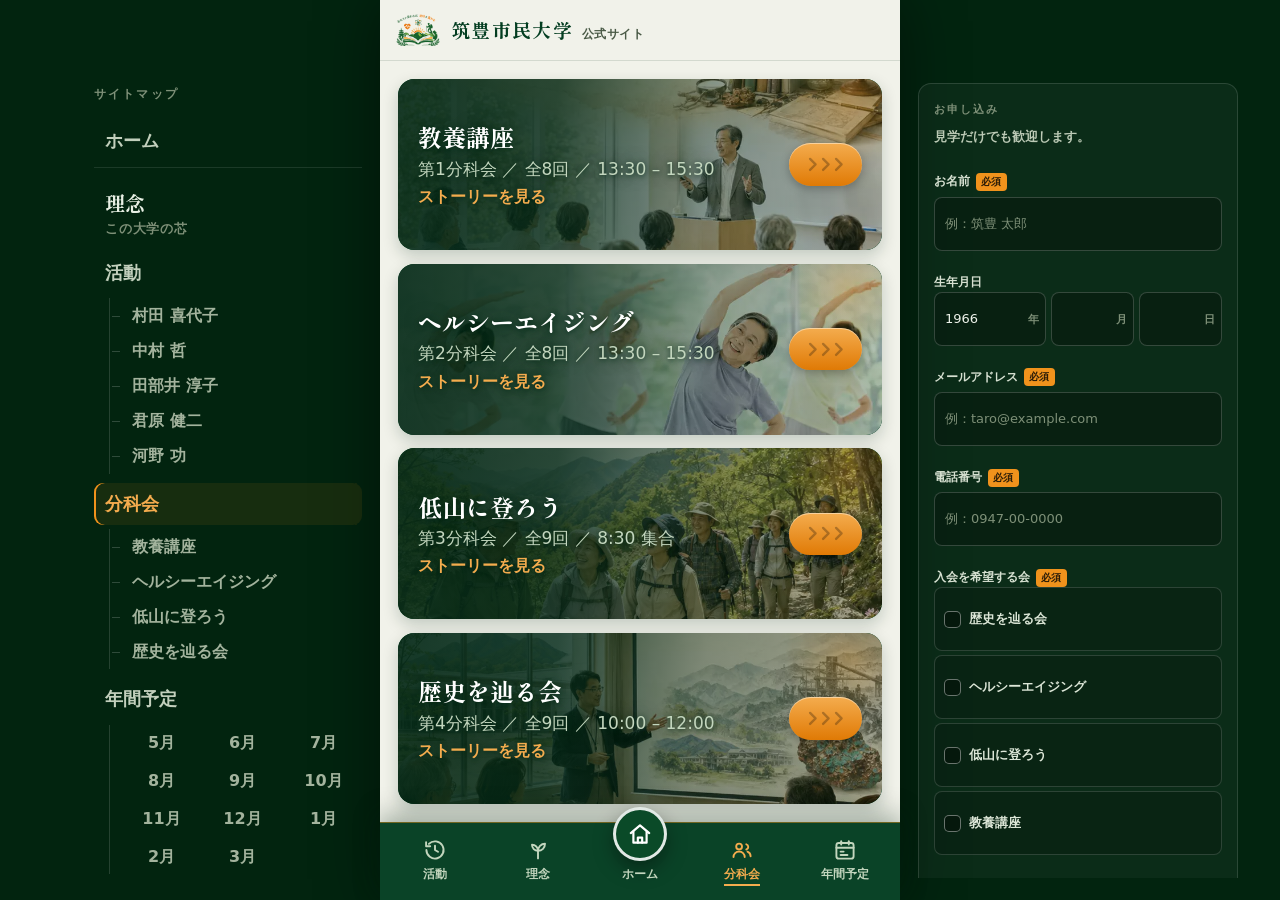
<file: bunkakai.html>
<!DOCTYPE html>
<html lang="ja">
<head>
<meta charset="utf-8">
<meta name="viewport" content="width=device-width, initial-scale=1, viewport-fit=cover">
<title>分科会｜筑豊市民大学</title>
<meta name="description" content="筑豊市民大学の四つの会。教養講座、ヘルシーエイジング、低山に登ろう、歴史を辿る会。見たい会をえらぶと、一年ぶんの日程・内容・講師をストーリーでご覧いただけます。">
<meta name="theme-color" content="#033D20">
<meta name="format-detection" content="telephone=no, date=no, address=no, email=no">
<link rel="canonical" href="https://chikuho.uk/bunkakai.html">
<meta property="og:type" content="website">
<meta property="og:locale" content="ja_JP">
<meta property="og:site_name" content="筑豊市民大学 | 公式サイト">
<meta property="og:title" content="分科会｜筑豊市民大学">
<meta property="og:description" content="筑豊市民大学の四つの会。教養講座、ヘルシーエイジング、低山に登ろう、歴史を辿る会。見たい会をえらぶと、一年ぶんの日程・内容・講師をストーリーでご覧いただけます。">
<meta property="og:url" content="https://chikuho.uk/bunkakai.html">
<!-- X・LINE などに貼ったときの絵。1200x630。中身は真ん中に寄せてあるので、
     正方形に切られる置き場でもロゴが欠けない。透過のままだと黒地で潰れるため、
     紙色を敷いたものを別に用意している（ロゴそのものは透過）。 -->
<meta property="og:image" content="https://chikuho.uk/og.png">
<meta property="og:image:type" content="image/png">
<meta property="og:image:width" content="1200">
<meta property="og:image:height" content="630">
<meta property="og:image:alt" content="筑豊市民大学のロゴ">
<meta name="twitter:card" content="summary_large_image">
<meta name="twitter:title" content="分科会｜筑豊市民大学">
<meta name="twitter:description" content="筑豊市民大学の四つの会。教養講座、ヘルシーエイジング、低山に登ろう、歴史を辿る会。見たい会をえらぶと、一年ぶんの日程・内容・講師をストーリーでご覧いただけます。">
<meta name="twitter:image" content="https://chikuho.uk/og.png">
<meta name="twitter:image:alt" content="筑豊市民大学のロゴ">
<!-- ファビコン。データURIで埋め込んではいけない（Googleはクロールできる
     実ファイルのURLしか読まないため、埋め込むと検索結果に出ない）。
     Google は 48 の倍数を薦めているので 48/96/192 を置いてある。 -->
<!-- ファビコン。Google は 48px 以上（48の倍数）しか検索結果に使わないので、
     大きいものを先に並べる。小さいほうを先頭に置くと、それを掴んで
     「小さすぎる」と捨てられ、地球儀のままになりかねない。 -->
<link rel="icon" href="/favicon.ico" sizes="48x48">
<link rel="icon" type="image/png" sizes="192x192" href="/favicon-192.png">
<link rel="icon" type="image/png" sizes="96x96" href="/favicon-96.png">
<link rel="icon" type="image/png" sizes="48x48" href="/favicon-48.png">
<!-- ここから下はブラウザのタブ用。字を大きくした版を使う -->
<link rel="icon" type="image/png" sizes="32x32" href="/favicon-tab-32.png">
<link rel="icon" type="image/png" sizes="16x16" href="/favicon-tab-16.png">
<link rel="apple-touch-icon" href="/apple-touch-icon.png">
<link rel="manifest" href="/site.webmanifest">
<link rel="preconnect" href="https://fonts.googleapis.com">
<link rel="preconnect" href="https://fonts.gstatic.com" crossorigin>
<!-- 書体は Google から取り寄せている。描画待ちに入れると、向こうが遅い回線では
     そのあいだ真っ白になる。media="print" で取り寄せだけ先に始め、届いた時点で
     本文へ適用する。JavaScript が無い環境には noscript の控えを置く。 -->
<link id="webfont" rel="stylesheet" media="print" href="https://fonts.googleapis.com/css2?family=Shippori+Mincho+B1:wght@600;700;800&family=Zen+Kaku+Gothic+New:wght@400;500;700;900&display=swap">
<noscript><link rel="stylesheet" href="https://fonts.googleapis.com/css2?family=Shippori+Mincho+B1:wght@600;700;800&family=Zen+Kaku+Gothic+New:wght@400;500;700;900&display=swap"></noscript>
<link rel="stylesheet" href="css/site.css">
<link rel="stylesheet" href="css/page.css">
<script>
(function () {
  var f = document.getElementById('webfont');
  if (!f) return;
  var on = function () { f.media = 'all'; };
  if (f.sheet) on(); else f.addEventListener('load', on);
})();
</script>
<script src="js/site.js" defer></script>
<script src="js/home.js" defer></script>
</head>
<body data-page="bunkakai">
<div class="column">
<a class="skip" href="#main">本文へ移動</a>

<header class="head">
  <a class="head__home" href="/" aria-label="ホームへ">
    <img class="head__mark" src="logo-mark.png" alt="" width="44" height="32" decoding="async" fetchpriority="high">
    <span class="head__name">筑豊市民大学<small>公式サイト</small></span>
  </a>
</header>

<main class="page" id="main">
  <h1 class="sr">分科会</h1>

  <!-- 前置きは置かない。開いてすぐ、四つのうちどれかを選べる状態にする -->
  <!-- 第1分科会から第4分科会の順。案内文の番号にそろえてある。
       札の地には、ストーリーの1枚目と同じ写真をうっすら敷いて、
       名前を読む前に「どんな会か」が目に入るようにした。

       写真の道筋は先頭のスラッシュを外さないこと。--kai-photo を使うのは
       css/page.css の側で、ブラウザは変数の中の相対パスをその「使った
       スタイルシート」から数える。assets/... と書くと /css/assets/... を
       探しにいって、写真が出ない（実際にそうなった）。 -->
  <nav class="kaiPick" aria-label="四つの会">
    <a class="kaiPick__item" href="kai-kyoyo.html">
      <span class="kaiPick__bg" aria-hidden="true"
            style="--kai-photo:url(/assets/kai/kyoyo-card.webp)"></span>
      <span class="kaiPick__text">
        <span class="kaiPick__name">教養講座</span>
        <span class="kaiPick__when">第1分科会 ／ 全8回 ／ 13:30 – 15:30</span>
        <span class="kaiPick__go">ストーリーを見る</span>
      </span>
      <span class="kaiPick__wave" aria-hidden="true"><svg viewBox="0 0 24 24" aria-hidden="true" focusable="false"><path d="M9 5l7 7-7 7" fill="none" stroke="currentColor" stroke-width="3" stroke-linecap="round" stroke-linejoin="round"/></svg><svg viewBox="0 0 24 24" aria-hidden="true" focusable="false"><path d="M9 5l7 7-7 7" fill="none" stroke="currentColor" stroke-width="3" stroke-linecap="round" stroke-linejoin="round"/></svg><svg viewBox="0 0 24 24" aria-hidden="true" focusable="false"><path d="M9 5l7 7-7 7" fill="none" stroke="currentColor" stroke-width="3" stroke-linecap="round" stroke-linejoin="round"/></svg></span>
    </a>
    <a class="kaiPick__item" href="kai-healthy.html">
      <span class="kaiPick__bg" aria-hidden="true"
            style="--kai-photo:url(/assets/kai/healthy-card.webp)"></span>
      <span class="kaiPick__text">
        <span class="kaiPick__name">ヘルシーエイジング</span>
        <span class="kaiPick__when">第2分科会 ／ 全8回 ／ 13:30 – 15:30</span>
        <span class="kaiPick__go">ストーリーを見る</span>
      </span>
      <span class="kaiPick__wave" aria-hidden="true"><svg viewBox="0 0 24 24" aria-hidden="true" focusable="false"><path d="M9 5l7 7-7 7" fill="none" stroke="currentColor" stroke-width="3" stroke-linecap="round" stroke-linejoin="round"/></svg><svg viewBox="0 0 24 24" aria-hidden="true" focusable="false"><path d="M9 5l7 7-7 7" fill="none" stroke="currentColor" stroke-width="3" stroke-linecap="round" stroke-linejoin="round"/></svg><svg viewBox="0 0 24 24" aria-hidden="true" focusable="false"><path d="M9 5l7 7-7 7" fill="none" stroke="currentColor" stroke-width="3" stroke-linecap="round" stroke-linejoin="round"/></svg></span>
    </a>
    <a class="kaiPick__item" href="kai-teizan.html">
      <span class="kaiPick__bg" aria-hidden="true"
            style="--kai-photo:url(/assets/kai/teizan-card.webp)"></span>
      <span class="kaiPick__text">
        <span class="kaiPick__name">低山に登ろう</span>
        <span class="kaiPick__when">第3分科会 ／ 全9回 ／ 8:30 集合</span>
        <span class="kaiPick__go">ストーリーを見る</span>
      </span>
      <span class="kaiPick__wave" aria-hidden="true"><svg viewBox="0 0 24 24" aria-hidden="true" focusable="false"><path d="M9 5l7 7-7 7" fill="none" stroke="currentColor" stroke-width="3" stroke-linecap="round" stroke-linejoin="round"/></svg><svg viewBox="0 0 24 24" aria-hidden="true" focusable="false"><path d="M9 5l7 7-7 7" fill="none" stroke="currentColor" stroke-width="3" stroke-linecap="round" stroke-linejoin="round"/></svg><svg viewBox="0 0 24 24" aria-hidden="true" focusable="false"><path d="M9 5l7 7-7 7" fill="none" stroke="currentColor" stroke-width="3" stroke-linecap="round" stroke-linejoin="round"/></svg></span>
    </a>
    <a class="kaiPick__item" href="kai-history.html">
      <span class="kaiPick__bg" aria-hidden="true"
            style="--kai-photo:url(/assets/kai/history-card.webp)"></span>
      <span class="kaiPick__text">
        <span class="kaiPick__name">歴史を辿る会</span>
        <span class="kaiPick__when">第4分科会 ／ 全9回 ／ 10:00 – 12:00</span>
        <span class="kaiPick__go">ストーリーを見る</span>
      </span>
      <span class="kaiPick__wave" aria-hidden="true"><svg viewBox="0 0 24 24" aria-hidden="true" focusable="false"><path d="M9 5l7 7-7 7" fill="none" stroke="currentColor" stroke-width="3" stroke-linecap="round" stroke-linejoin="round"/></svg><svg viewBox="0 0 24 24" aria-hidden="true" focusable="false"><path d="M9 5l7 7-7 7" fill="none" stroke="currentColor" stroke-width="3" stroke-linecap="round" stroke-linejoin="round"/></svg><svg viewBox="0 0 24 24" aria-hidden="true" focusable="false"><path d="M9 5l7 7-7 7" fill="none" stroke="currentColor" stroke-width="3" stroke-linecap="round" stroke-linejoin="round"/></svg></span>
    </a>
  </nav>
</main>
<nav class="nav" aria-label="サイト内メニュー">
  <a class="nav__link" href="katsudo.html"><svg width="24" height="24" viewBox="0 0 24 24" fill="none" stroke="currentColor" stroke-width="1.9" stroke-linecap="round" stroke-linejoin="round" aria-hidden="true"><path d="M3.4 12a8.6 8.6 0 1 0 2.5-6.1"/><path d="M3.1 4.2v4.1h4.1"/><path d="M12 7.7V12l3 1.8"/></svg><span class="nav__label">活動</span></a>
  <a class="nav__link" href="rinen.html"><svg width="24" height="24" viewBox="0 0 24 24" fill="none" stroke="currentColor" stroke-width="1.9" stroke-linecap="round" stroke-linejoin="round" aria-hidden="true"><path d="M12 20.4v-7.6"/><path d="M12 12.8C12 9.4 9.4 6.8 6 6.8c0 3.4 2.6 6 6 6Z"/><path d="M12 12.8c0-4 3-7 7-7 0 4-3 7-7 7Z"/></svg><span class="nav__label">理念</span></a>
  <a class="nav__link nav__link--center" href="/"><span class="nav__badge"><svg width="26" height="26" viewBox="0 0 24 24" fill="none" stroke="#ffffff" stroke-width="2" stroke-linecap="round" stroke-linejoin="round" aria-hidden="true"><path d="M3.5 11.2 12 4l8.5 7.2"/><path d="M5.9 9.7V20h12.2V9.7"/><path d="M10 20v-4.7h4V20"/></svg></span><span class="nav__label">ホーム</span></a>
  <a class="nav__link is-active" href="bunkakai.html" aria-current="page"><svg width="24" height="24" viewBox="0 0 24 24" fill="none" stroke="currentColor" stroke-width="1.9" stroke-linecap="round" stroke-linejoin="round" aria-hidden="true"><circle cx="9.1" cy="8.5" r="2.9"/><path d="M3.5 19.1a5.6 5.6 0 0 1 11.2 0"/><path d="M16.3 6.3a2.7 2.7 0 0 1 0 5.2"/><path d="M17.5 13.7a5 5 0 0 1 3.1 4.6"/></svg><span class="nav__label">分科会</span></a>
  <a class="nav__link" href="nenkan.html"><svg width="24" height="24" viewBox="0 0 24 24" fill="none" stroke="currentColor" stroke-width="1.9" stroke-linecap="round" stroke-linejoin="round" aria-hidden="true"><rect x="3.4" y="5" width="17.2" height="15.6" rx="2.4"/><path d="M3.4 9.8h17.2"/><path d="M8.2 3.2v3.4"/><path d="M15.8 3.2v3.4"/><path d="M7.6 13.6h3"/><path d="M7.6 17h6.8"/></svg><span class="nav__label">年間予定</span></a>
</nav>
</div>
<!-- PC で見たときの、柱の外の両側。あくまで添えもの。
     幅の足りない画面では css で出さないようにしてある。
     ヘッダーやタブバーと同じで、9ページすべてに同じものを写している。 -->
<aside class="siteRail siteRail--left" aria-label="サイトマップ">
  <p class="siteRail__cap">サイトマップ</p>
  <nav class="tree">
    <ul class="tree__list">
      <li class="tree__item"><a href="/">ホーム</a></li>
      <li class="tree__item tree__item--main">
        <a href="rinen.html">理念<em>この大学の芯</em></a>
      </li>
      <li class="tree__item">
        <a href="katsudo.html">活動</a>
        <ul class="tree__sub">
          <li><a href="katsudo.html#murata">村田 喜代子</a></li>
          <li><a href="katsudo.html#nakamura">中村 哲</a></li>
          <li><a href="katsudo.html#tabei">田部井 淳子</a></li>
          <li><a href="katsudo.html#kimihara">君原 健二</a></li>
          <li><a href="katsudo.html#kawano">河野 功</a></li>
        </ul>
      </li>
      <li class="tree__item">
        <a href="bunkakai.html" aria-current="page">分科会</a>
        <ul class="tree__sub">
          <li><a href="kai-kyoyo.html">教養講座</a></li>
          <li><a href="kai-healthy.html">ヘルシーエイジング</a></li>
          <li><a href="kai-teizan.html">低山に登ろう</a></li>
          <li><a href="kai-history.html">歴史を辿る会</a></li>
        </ul>
      </li>
      <li class="tree__item">
        <a href="nenkan.html">年間予定</a>
        <ul class="tree__sub tree__sub--months">
          <li><a href="nenkan.html#m5">5月</a></li>
          <li><a href="nenkan.html#m6">6月</a></li>
          <li><a href="nenkan.html#m7">7月</a></li>
          <li><a href="nenkan.html#m8">8月</a></li>
          <li><a href="nenkan.html#m9">9月</a></li>
          <li><a href="nenkan.html#m10">10月</a></li>
          <li><a href="nenkan.html#m11">11月</a></li>
          <li><a href="nenkan.html#m12">12月</a></li>
          <li><a href="nenkan.html#m1">1月</a></li>
          <li><a href="nenkan.html#m2">2月</a></li>
          <li><a href="nenkan.html#m3">3月</a></li>
        </ul>
      </li>
    </ul>
  </nav>
</aside>

<aside class="siteRail siteRail--right" aria-label="お申し込みと、このページの案内">
  <!-- 幅にゆとりがある画面では、フォームそのものを置く。思い立ったときに
       ページを移らずに申し込めるようにするため。狭い画面では下の札に戻る。 -->
  <div class="railJoin railJoin--form">
    <p class="railJoin__cap">お申し込み</p>
    <p class="railJoin__lead">見学だけでも歓迎します。</p>

    <form class="jform jform--rail" action="/api/join" method="post" novalidate>
      <!-- 人には見えない欄。欄という欄を埋めていく機械を見分けるためだけに置く。
           読み上げからは外し、タブでも止まらないので、人が触ることはない。 -->
      <div class="jf__trap" aria-hidden="true">
        <label>確認<input type="text" name="kakunin" tabindex="-1" autocomplete="off"></label>
      </div>
      <div class="jf">
        <label class="jf__label" for="rf-name">お名前<span class="jf__req">必須</span></label>
        <input class="jf__in" id="rf-name" name="entry.1279542342" type="text"
               autocomplete="name" placeholder="例：筑豊 太郎" required>
        <p class="jf__err" data-err="name" hidden></p>
      </div>

      <fieldset class="jf">
        <legend class="jf__label">生年月日</legend>
        <div class="jf__date">
          <span class="jf__sel"><select name="entry.1074325515_year" aria-label="年"><option value="" selected disabled></option><option value="2026">2026</option><option value="2025">2025</option><option value="2024">2024</option><option value="2023">2023</option><option value="2022">2022</option><option value="2021">2021</option><option value="2020">2020</option><option value="2019">2019</option><option value="2018">2018</option><option value="2017">2017</option><option value="2016">2016</option><option value="2015">2015</option><option value="2014">2014</option><option value="2013">2013</option><option value="2012">2012</option><option value="2011">2011</option><option value="2010">2010</option><option value="2009">2009</option><option value="2008">2008</option><option value="2007">2007</option><option value="2006">2006</option><option value="2005">2005</option><option value="2004">2004</option><option value="2003">2003</option><option value="2002">2002</option><option value="2001">2001</option><option value="2000">2000</option><option value="1999">1999</option><option value="1998">1998</option><option value="1997">1997</option><option value="1996">1996</option><option value="1995">1995</option><option value="1994">1994</option><option value="1993">1993</option><option value="1992">1992</option><option value="1991">1991</option><option value="1990">1990</option><option value="1989">1989</option><option value="1988">1988</option><option value="1987">1987</option><option value="1986">1986</option><option value="1985">1985</option><option value="1984">1984</option><option value="1983">1983</option><option value="1982">1982</option><option value="1981">1981</option><option value="1980">1980</option><option value="1979">1979</option><option value="1978">1978</option><option value="1977">1977</option><option value="1976">1976</option><option value="1975">1975</option><option value="1974">1974</option><option value="1973">1973</option><option value="1972">1972</option><option value="1971">1971</option><option value="1970">1970</option><option value="1969">1969</option><option value="1968">1968</option><option value="1967">1967</option><option value="1966">1966</option><option value="1965">1965</option><option value="1964">1964</option><option value="1963">1963</option><option value="1962">1962</option><option value="1961">1961</option><option value="1960">1960</option><option value="1959">1959</option><option value="1958">1958</option><option value="1957">1957</option><option value="1956">1956</option><option value="1955">1955</option><option value="1954">1954</option><option value="1953">1953</option><option value="1952">1952</option><option value="1951">1951</option><option value="1950">1950</option><option value="1949">1949</option><option value="1948">1948</option><option value="1947">1947</option><option value="1946">1946</option><option value="1945">1945</option><option value="1944">1944</option><option value="1943">1943</option><option value="1942">1942</option><option value="1941">1941</option><option value="1940">1940</option><option value="1939">1939</option><option value="1938">1938</option><option value="1937">1937</option><option value="1936">1936</option><option value="1935">1935</option><option value="1934">1934</option><option value="1933">1933</option><option value="1932">1932</option><option value="1931">1931</option><option value="1930">1930</option><option value="1929">1929</option><option value="1928">1928</option><option value="1927">1927</option><option value="1926">1926</option><option value="1925">1925</option><option value="1924">1924</option><option value="1923">1923</option><option value="1922">1922</option><option value="1921">1921</option><option value="1920">1920</option></select><i>年</i></span>
          <span class="jf__sel"><select name="entry.1074325515_month" aria-label="月"><option value="" selected disabled></option><option value="1">1</option><option value="2">2</option><option value="3">3</option><option value="4">4</option><option value="5">5</option><option value="6">6</option><option value="7">7</option><option value="8">8</option><option value="9">9</option><option value="10">10</option><option value="11">11</option><option value="12">12</option></select><i>月</i></span>
          <span class="jf__sel"><select name="entry.1074325515_day" aria-label="日"><option value="" selected disabled></option><option value="1">1</option><option value="2">2</option><option value="3">3</option><option value="4">4</option><option value="5">5</option><option value="6">6</option><option value="7">7</option><option value="8">8</option><option value="9">9</option><option value="10">10</option><option value="11">11</option><option value="12">12</option><option value="13">13</option><option value="14">14</option><option value="15">15</option><option value="16">16</option><option value="17">17</option><option value="18">18</option><option value="19">19</option><option value="20">20</option><option value="21">21</option><option value="22">22</option><option value="23">23</option><option value="24">24</option><option value="25">25</option><option value="26">26</option><option value="27">27</option><option value="28">28</option><option value="29">29</option><option value="30">30</option><option value="31">31</option></select><i>日</i></span>
        </div>
      </fieldset>

      <div class="jf">
        <label class="jf__label" for="rf-mail">メールアドレス<span class="jf__req">必須</span></label>
        <input class="jf__in" id="rf-mail" name="entry.458126145" type="email"
               inputmode="email" autocomplete="email" placeholder="例：taro@example.com" required>
        <p class="jf__err" data-err="mail" hidden></p>
      </div>

      <div class="jf">
        <label class="jf__label" for="rf-tel">電話番号<span class="jf__req">必須</span></label>
        <input class="jf__in" id="rf-tel" name="entry.2120756839" type="tel"
               inputmode="tel" autocomplete="tel" placeholder="例：0947-00-0000" required>
        <p class="jf__err" data-err="tel" hidden></p>
      </div>

      <fieldset class="jf">
        <legend class="jf__label">入会を希望する会<span class="jf__req">必須</span></legend>
        <div class="jf__picks">
          <label class="pick">
            <input type="checkbox" name="entry.939298798" value="歴史をたどる会">
            <span class="pick__box" aria-hidden="true"></span>
            <span class="pick__text"><b>歴史を辿る会</b></span>
          </label>
          <label class="pick">
            <input type="checkbox" name="entry.939298798" value="ヘルシー健康講座">
            <span class="pick__box" aria-hidden="true"></span>
            <span class="pick__text"><b>ヘルシーエイジング</b></span>
          </label>
          <label class="pick">
            <input type="checkbox" name="entry.939298798" value="低山山登り">
            <span class="pick__box" aria-hidden="true"></span>
            <span class="pick__text"><b>低山に登ろう</b></span>
          </label>
          <label class="pick">
            <input type="checkbox" name="entry.939298798" value="教養講座">
            <span class="pick__box" aria-hidden="true"></span>
            <span class="pick__text"><b>教養講座</b></span>
          </label>
        </div>
        <input type="hidden" name="entry.939298798_sentinel" value="">
        <p class="jf__err" data-err="kai" hidden></p>
      </fieldset>

      <div class="jf">
        <span class="jf__label">年会費のご案内</span>
        <output class="jfee">
          <b class="jfee__yen">¥0</b>
          <span class="jfee__note">受けたい会をえらんでください。</span>
        </output>
        <input type="hidden" name="entry.1699267920" value="">
      </div>

      <div class="jf">
        <label class="jagree">
          <input type="checkbox" name="entry.1335746439" value="入力した内容を確認し、筑豊市民大学への入会を申し込みます。" required>
          <input type="hidden" name="entry.1335746439" value="個人情報の取り扱いに同意します。" disabled>
          <span class="jagree__box" aria-hidden="true"></span>
          <span class="jagree__text">入力した内容を確認し、筑豊市民大学への入会を申し込みます。個人情報の取り扱いに同意します。<span class="jf__req">必須</span></span>
        </label>
        <input type="hidden" name="entry.1335746439_sentinel" value="">
        <p class="jf__err" data-err="agree" hidden></p>
      </div>

      <p class="jform__alert" role="alert" hidden></p>
      <button class="btn btn--primary jform__send" type="submit">この内容で申し込む</button>
    </form>

    <div class="jdone" role="status" hidden>
      <p class="jdone__h">お申し込みを受け付けました。</p>
      <p class="jdone__text">事務局に届きしだい、担当者からご連絡し、お支払いの方法をご案内します。</p>
    </div>
  </div>

  <!-- 幅が足りない画面では、フォームのある場所へ渡すだけにする -->
  <div class="railJoin railJoin--card">
    <p class="railJoin__cap">お申し込み</p>
    <p class="railJoin__lead">見学だけでも歓迎します。<br>こちらのフォームからどうぞ。</p>
    <a class="railJoin__btn" href="/#join">お申し込みフォームへ<span aria-hidden="true">›</span></a>
    <p class="railJoin__note">年会費 1講座 10,000円<br>途中入会は月割りです</p>
  </div>
</aside>
</body>
</html>
</file>
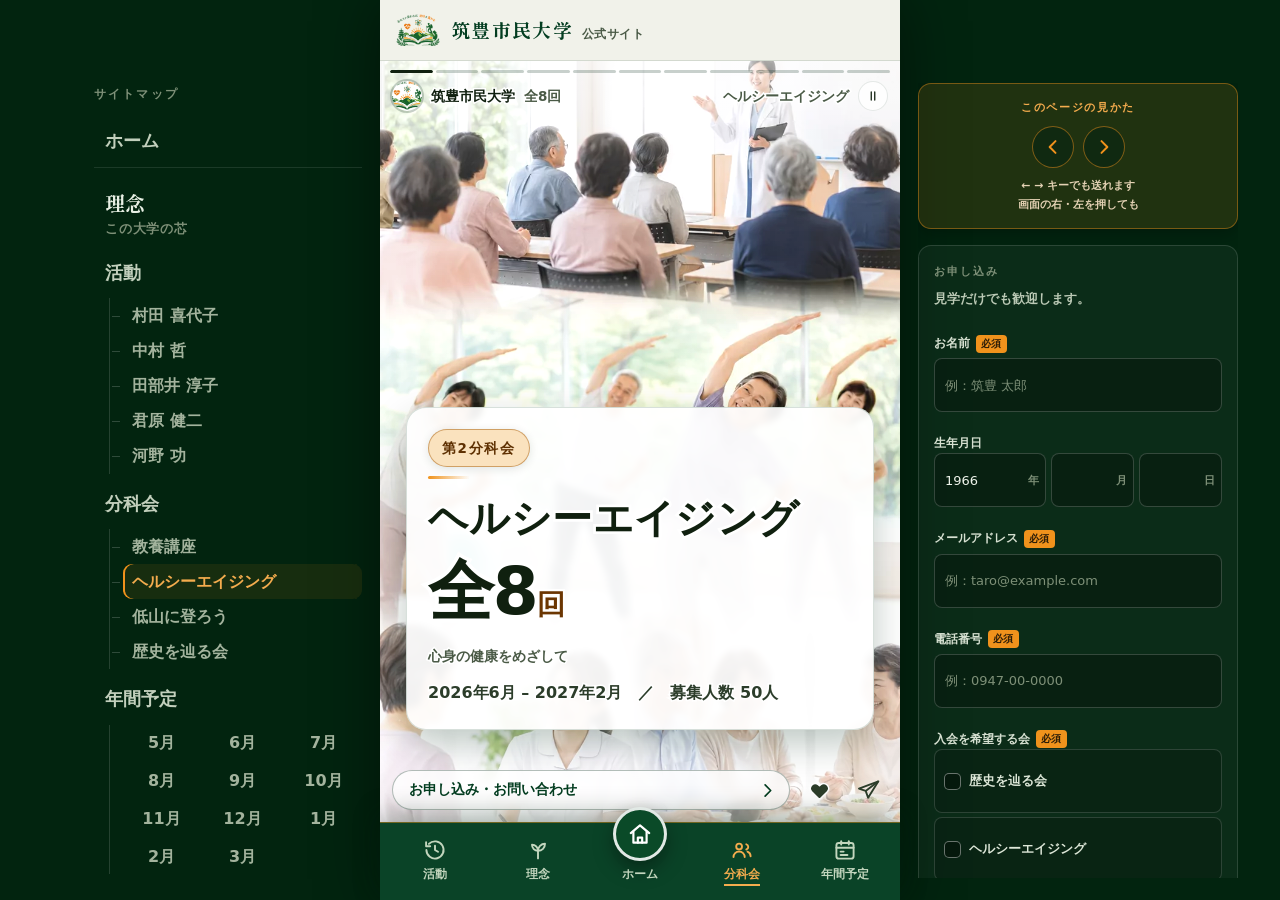
<file: kai-healthy.html>
<!DOCTYPE html>
<html lang="ja">
<head>
<meta charset="utf-8">
<meta name="viewport" content="width=device-width, initial-scale=1, viewport-fit=cover">
<title>ヘルシーエイジング｜筑豊市民大学</title>
<meta name="description" content="筑豊市民大学のヘルシーエイジング（第2分科会）。心身の健康をめざして。2026年6月から全8回、募集人数 50人。日程・内容・講師を、1回ずつご覧いただけます。">
<meta name="theme-color" content="#033D20">
<meta name="format-detection" content="telephone=no, date=no, address=no, email=no">
<link rel="canonical" href="https://chikuho.uk/kai-healthy.html">
<meta property="og:type" content="website">
<meta property="og:locale" content="ja_JP">
<meta property="og:site_name" content="筑豊市民大学 | 公式サイト">
<meta property="og:title" content="ヘルシーエイジング｜筑豊市民大学">
<meta property="og:description" content="筑豊市民大学のヘルシーエイジング（第2分科会）。心身の健康をめざして。2026年6月から全8回、募集人数 50人。日程・内容・講師を、1回ずつご覧いただけます。">
<meta property="og:url" content="https://chikuho.uk/kai-healthy.html">
<!-- X・LINE などに貼ったときの絵。1200x630。中身は真ん中に寄せてあるので、
     正方形に切られる置き場でもロゴが欠けない。透過のままだと黒地で潰れるため、
     紙色を敷いたものを別に用意している（ロゴそのものは透過）。 -->
<meta property="og:image" content="https://chikuho.uk/og.png">
<meta property="og:image:type" content="image/png">
<meta property="og:image:width" content="1200">
<meta property="og:image:height" content="630">
<meta property="og:image:alt" content="筑豊市民大学のロゴ">
<meta name="twitter:card" content="summary_large_image">
<meta name="twitter:title" content="ヘルシーエイジング｜筑豊市民大学">
<meta name="twitter:description" content="筑豊市民大学のヘルシーエイジング（第2分科会）。心身の健康をめざして。2026年6月から全8回、募集人数 50人。日程・内容・講師を、1回ずつご覧いただけます。">
<meta name="twitter:image" content="https://chikuho.uk/og.png">
<meta name="twitter:image:alt" content="筑豊市民大学のロゴ">
<!-- ファビコン。データURIで埋め込んではいけない（Googleはクロールできる
     実ファイルのURLしか読まないため、埋め込むと検索結果に出ない）。
     Google は 48 の倍数を薦めているので 48/96/192 を置いてある。 -->
<!-- ファビコン。Google は 48px 以上（48の倍数）しか検索結果に使わないので、
     大きいものを先に並べる。小さいほうを先頭に置くと、それを掴んで
     「小さすぎる」と捨てられ、地球儀のままになりかねない。 -->
<link rel="icon" href="/favicon.ico" sizes="48x48">
<link rel="icon" type="image/png" sizes="192x192" href="/favicon-192.png">
<link rel="icon" type="image/png" sizes="96x96" href="/favicon-96.png">
<link rel="icon" type="image/png" sizes="48x48" href="/favicon-48.png">
<!-- ここから下はブラウザのタブ用。字を大きくした版を使う -->
<link rel="icon" type="image/png" sizes="32x32" href="/favicon-tab-32.png">
<link rel="icon" type="image/png" sizes="16x16" href="/favicon-tab-16.png">
<link rel="apple-touch-icon" href="/apple-touch-icon.png">
<link rel="manifest" href="/site.webmanifest">
<link rel="preconnect" href="https://fonts.googleapis.com">
<link rel="preconnect" href="https://fonts.gstatic.com" crossorigin>
<!-- 書体は Google から取り寄せている。描画待ちに入れると、向こうが遅い回線では
     そのあいだ真っ白になる。media="print" で取り寄せだけ先に始め、届いた時点で
     本文へ適用する。JavaScript が無い環境には noscript の控えを置く。 -->
<link id="webfont" rel="stylesheet" media="print" href="https://fonts.googleapis.com/css2?family=Shippori+Mincho+B1:wght@600;700;800&family=Zen+Kaku+Gothic+New:wght@400;500;700;900&display=swap">
<noscript><link rel="stylesheet" href="https://fonts.googleapis.com/css2?family=Shippori+Mincho+B1:wght@600;700;800&family=Zen+Kaku+Gothic+New:wght@400;500;700;900&display=swap"></noscript>
<link rel="stylesheet" href="css/site.css">
<link rel="stylesheet" href="css/story.css">
<link rel="stylesheet" href="css/page.css">
<script>
(function () {
  var f = document.getElementById('webfont');
  if (!f) return;
  var on = function () { f.media = 'all'; };
  if (f.sheet) on(); else f.addEventListener('load', on);
})();
</script>
<script src="js/site.js" defer></script>
<script src="js/home.js" defer></script>
<script src="js/story.js" defer></script>
</head>
<body data-page="kai" data-kai="healthy" data-kai-name="ヘルシーエイジング">
<div class="column">
<a class="skip" href="#story">本文へ移動</a>

<header class="head">
  <a class="head__home" href="/" aria-label="ホームへ">
    <img class="head__mark" src="logo-mark.png" alt="" width="44" height="32" decoding="async" fetchpriority="high">
    <span class="head__name">筑豊市民大学<small>公式サイト</small></span>
  </a>
</header>

  <section class="story" id="story" role="main" aria-label="ヘルシーエイジング">

    <!-- 上のゲージ。枚数ぶんに割れる -->
    <div class="story__bars" aria-hidden="true">
      <div class="story__bar"><i></i></div>
      <div class="story__bar"><i></i></div>
      <div class="story__bar"><i></i></div>
      <div class="story__bar"><i></i></div>
      <div class="story__bar"><i></i></div>
      <div class="story__bar"><i></i></div>
      <div class="story__bar"><i></i></div>
      <div class="story__bar"><i></i></div>
      <div class="story__bar"><i></i></div>
      <div class="story__bar"><i></i></div>
      <div class="story__bar"><i></i></div>
    </div>

    <div class="story__head">
      <img class="story__face" src="logo-mark.png" alt="" width="30" height="22" decoding="async">
      <span class="story__name">筑豊市民大学</span>
      <span class="story__time">全8回</span>
      <span class="story__sect" id="storySect"></span>
      <button type="button" class="story__pause" id="storyPause" aria-pressed="false" aria-label="自動送りを止める">
        <svg viewBox="0 0 24 24" aria-hidden="true" focusable="false"><path d="M9 5v14M15 5v14" fill="none" stroke="currentColor" stroke-width="2.2" stroke-linecap="round"/></svg>
      </button>
    </div>

    <div class="story__track" id="storyTrack">

      <article class="slide slide--hero" id="healthy1" data-sect="ヘルシーエイジング">
        <div class="slide__photo" style="background-image:url([data-uri])">
          <img src="assets/kai/healthy.webp" alt="ヘルシーエイジングの活動のようす"
               width="900" height="1600" decoding="async" fetchpriority="high">
        </div>
        <div class="slide__body">
          <div class="heroCard">
            <p class="slide__eyebrow">第2分科会</p>
            <h1 class="slide__h">ヘルシーエイジング</h1>
            <p class="slide__big"><b>全8<i>回</i></b><span>心身の健康をめざして</span></p>
            <p class="slide__lead">2026年6月 – 2027年2月　／　募集人数 50人</p>
          </div>
        </div>
      </article>

      <article class="slide slide--top" id="healthy2" data-sect="ヘルシーエイジング">
        <div class="slide__body">
          <p class="slide__eyebrow">どんな会か</p>
          <h2 class="slide__h slide__h--sans">心身の健康をめざして</h2>
          <p class="slide__lead">人生100歳時代と言われています。高齢化社会を楽しく健やかに生きるために、看護学部の先生及び学外の各専門家を招いて座学と実技で体を動かしながら学んでいきます。</p>
          <p class="slide__lead">健康管理ができ、病気になっても前向きに自分らしい人生を送りたいものです。豊かな人生を送るためにどうしたら良いのか皆さんと一緒に考えていきたいと思います。</p>
        </div>
      </article>

      <article class="slide slide--ses" id="healthys1" data-sect="第1回">
        <div class="slide__body">
          <div class="ses__card">
            <p class="ses__no">第1回</p>
            <p class="ses__when"><b>6<i>月</i>14<i>日</i></b><em class="ses__dow is-sun">日</em><span class="ses__yr">2026年</span></p>
            <p class="ses__time">13:30 – 15:30</p>
            <h2 class="ses__topic">（仮題）高齢者の栄養</h2>
            <p class="ses__note">何をどれだけ食べるか。歳を重ねてからの食事を、あらためて見なおします。</p>
            <p class="ses__who"><span>講師</span><b>福岡県立大学看護学部の先生</b></p>
          </div>
        </div>
      </article>

      <article class="slide slide--ses" id="healthys2" data-sect="第2回">
        <div class="slide__body">
          <div class="ses__card">
            <p class="ses__no">第2回</p>
            <p class="ses__when"><b>8<i>月</i>9<i>日</i></b><em class="ses__dow is-sun">日</em><span class="ses__yr">2026年</span></p>
            <p class="ses__time">13:30 – 15:30</p>
            <h2 class="ses__topic">認知症について</h2>
            <p class="ses__note">正しく知っておくことが、いちばんの備えになります。</p>
            <p class="ses__who"><span>講師</span><b>深津 紘一</b><em>福岡県立大学</em></p>
          </div>
        </div>
      </article>

      <article class="slide slide--ses" id="healthys3" data-sect="第3回">
        <div class="slide__body">
          <div class="ses__card">
            <p class="ses__no">第3回<span class="sr">　</span><span class="ses__tag">祝日</span></p>
            <p class="ses__when"><b>9<i>月</i>21<i>日</i></b><em class="ses__dow is-sun">月</em><span class="ses__yr">2026年</span></p>
            <p class="ses__time">13:30 – 15:30</p>
            <h2 class="ses__topic">救急救命について</h2>
            <p class="ses__note">その場に居合わせたとき、手を動かせるように。実技をまじえて学びます。</p>
            <p class="ses__who"><span>講師</span><b>田川消防本部スタッフ</b></p>
          </div>
        </div>
      </article>

      <article class="slide slide--ses" id="healthys4" data-sect="第4回">
        <div class="slide__body">
          <div class="ses__card">
            <p class="ses__no">第4回<span class="sr">　</span><span class="ses__tag ses__tag--go">校外学習</span><span class="ses__tag">祝日</span></p>
            <p class="ses__when"><b>10<i>月</i>12<i>日</i></b><em class="ses__dow is-sun">月</em><span class="ses__yr">2026年</span></p>
            <p class="ses__time">8:30 – 17:00</p>
            <h2 class="ses__topic">校外学習 ── 植物を知る・樹木観察のこつ</h2>
            <p class="ses__note">木を見わける目を持つと、いつもの道の景色が変わります。</p>
            <p class="ses__who"><span>講師</span><b>髙辻 真梨奈／髙辻 瑞穂</b><em>福岡県緑化センターの講師</em></p>
          </div>
        </div>
      </article>

      <article class="slide slide--ses" id="healthys5" data-sect="第5回">
        <div class="slide__body">
          <div class="ses__card">
            <p class="ses__no">第5回<span class="sr">　</span><span class="ses__tag">祝日</span></p>
            <p class="ses__when"><b>11<i>月</i>23<i>日</i></b><em class="ses__dow is-sun">月</em><span class="ses__yr">2026年</span></p>
            <p class="ses__time">13:30 – 15:30</p>
            <h2 class="ses__topic">折り紙</h2>
            <p class="ses__note">一枚の紙が、指先だけでかたちになる。手を動かす時間です。</p>
            <p class="ses__who"><span>講師</span><b>阿世賀 寛行</b></p>
          </div>
        </div>
      </article>

      <article class="slide slide--ses" id="healthys6" data-sect="第6回">
        <div class="slide__body">
          <div class="ses__card">
            <p class="ses__no">第6回</p>
            <p class="ses__when"><b>12<i>月</i>13<i>日</i></b><em class="ses__dow is-sun">日</em><span class="ses__yr">2026年</span></p>
            <p class="ses__time">13:30 – 15:30</p>
            <h2 class="ses__topic">美しいマジック</h2>
            <p class="ses__note">種も仕掛けもありますが、それでも見とれてしまう。年の暮れのお楽しみ。</p>
            <p class="ses__who"><span>講師</span><b>縄田 翔吾</b><em>嘉麻市文化スポーツ振興公社</em></p>
          </div>
        </div>
      </article>

      <article class="slide slide--ses" id="healthys7" data-sect="第7回">
        <div class="slide__body">
          <div class="ses__card">
            <p class="ses__no">第7回</p>
            <p class="ses__when"><b>1<i>月</i>10<i>日</i></b><em class="ses__dow is-sun">日</em><span class="ses__yr">2027年</span></p>
            <p class="ses__time">13:30 – 15:30</p>
            <h2 class="ses__topic">くねくね体操</h2>
            <p class="ses__note">力まず、ゆるめる。体をくねらせて、こわばりをほどきます。</p>
          </div>
        </div>
      </article>

      <article class="slide slide--ses" id="healthys8" data-sect="第8回">
        <div class="slide__body">
          <div class="ses__card">
            <p class="ses__no">第8回</p>
            <p class="ses__when"><b>2<i>月</i>14<i>日</i></b><em class="ses__dow is-sun">日</em><span class="ses__yr">2027年</span></p>
            <p class="ses__time">13:30 – 15:30</p>
            <h2 class="ses__topic">まとめ</h2>
            <p class="ses__note">一年で学んだことを持ちより、これからの暮らしにつなげます。</p>
          </div>
        </div>
      </article>

      <article class="slide slide--top" id="healthy9" data-sect="お申し込み">
        <div class="slide__body">
          <p class="slide__eyebrow">お申し込み</p>
          <h2 class="slide__h">まず、聞きにきてください。</h2>
          <p class="slide__lead">見学だけでも歓迎します。募集人数 50人。お申し込みとお問い合わせは、フォームで承ります。</p>
          <nav class="slide__go" aria-label="お申し込み">
            <a class="slide__goBtn" href="/#join">お申し込みはこちらから<span aria-hidden="true">›</span></a>
            <a class="slide__goBtn slide__goBtn--sub" href="nenkan.html">年間予定を見る<span aria-hidden="true">›</span></a>
            <a class="slide__goBtn slide__goBtn--sub" href="bunkakai.html">ほかの会を見る<span aria-hidden="true">›</span></a>
          </nav>
        </div>
      </article>

    </div>

    <button type="button" class="story__sr" id="storyPrevSr">前のストーリーへ</button>
    <button type="button" class="story__sr" id="storyNextSr">次のストーリーへ</button>

    <!-- 下の帯。実際に届く先が無い入力欄は置かず、サイト内の申し込み欄へ通す -->
    <div class="story__foot">
      <a class="story__msg story__msgGo" href="/#join">
        <span>お申し込み・お問い合わせ</span>
        <svg viewBox="0 0 24 24" aria-hidden="true" focusable="false"><path d="M9 5l7 7-7 7" fill="none" stroke="currentColor" stroke-width="2.2" stroke-linecap="round" stroke-linejoin="round"/></svg>
      </a>
      <button type="button" class="story__act" id="storyHeart" aria-pressed="false" aria-label="いいねする">
        <span class="tip" aria-hidden="true">ありがとうございます！</span>
        <svg viewBox="0 0 24 24" aria-hidden="true" focusable="false"><path d="M12 20.6 4.3 13a4.7 4.7 0 0 1 6.6-6.6l1.1 1.1 1.1-1.1A4.7 4.7 0 0 1 19.7 13z" fill="currentColor" stroke="#fff" stroke-width="1.4" stroke-linejoin="round"/></svg>
      </button>
      <button type="button" class="story__act" id="storyShare" aria-label="共有する">
        <svg viewBox="0 0 24 24" aria-hidden="true" focusable="false"><path d="M21.5 3.2 2.8 10.1l6.5 2.3 2.3 6.5z" fill="none" stroke="currentColor" stroke-width="1.8" stroke-linejoin="round"/><path d="M21.5 3.2 9.3 12.4" fill="none" stroke="currentColor" stroke-width="1.8"/></svg>
      </button>
    </div>

    <!-- 開いた直後だけ出る案内。ストーリーであること・横に送れることを伝える -->
    <div class="storyGuide" id="storyGuide" aria-hidden="true">
      <span class="storyGuide__badge">ストーリー</span>
      <div class="storyGuide__row">
        <span class="storyGuide__arrow storyGuide__arrow--l">
          <svg viewBox="0 0 24 24" focusable="false"><path d="M15 5 8 12l7 7" fill="none" stroke="currentColor" stroke-width="2.6" stroke-linecap="round" stroke-linejoin="round"/></svg>
        </span>
        <span class="storyGuide__pill">横にスワイプ</span>
        <span class="storyGuide__arrow storyGuide__arrow--r">
          <svg viewBox="0 0 24 24" focusable="false"><path d="M9 5l7 7-7 7" fill="none" stroke="currentColor" stroke-width="2.6" stroke-linecap="round" stroke-linejoin="round"/></svg>
        </span>
      </div>
      <span class="storyGuide__note">画面の右・左をタップしても送れます</span>
    </div>
  </section>


<nav class="nav" aria-label="サイト内メニュー">
  <a class="nav__link" href="katsudo.html"><svg width="24" height="24" viewBox="0 0 24 24" fill="none" stroke="currentColor" stroke-width="1.9" stroke-linecap="round" stroke-linejoin="round" aria-hidden="true"><path d="M3.4 12a8.6 8.6 0 1 0 2.5-6.1"/><path d="M3.1 4.2v4.1h4.1"/><path d="M12 7.7V12l3 1.8"/></svg><span class="nav__label">活動</span></a>
  <a class="nav__link" href="rinen.html"><svg width="24" height="24" viewBox="0 0 24 24" fill="none" stroke="currentColor" stroke-width="1.9" stroke-linecap="round" stroke-linejoin="round" aria-hidden="true"><path d="M12 20.4v-7.6"/><path d="M12 12.8C12 9.4 9.4 6.8 6 6.8c0 3.4 2.6 6 6 6Z"/><path d="M12 12.8c0-4 3-7 7-7 0 4-3 7-7 7Z"/></svg><span class="nav__label">理念</span></a>
  <a class="nav__link nav__link--center" href="/"><span class="nav__badge"><svg width="26" height="26" viewBox="0 0 24 24" fill="none" stroke="#ffffff" stroke-width="2" stroke-linecap="round" stroke-linejoin="round" aria-hidden="true"><path d="M3.5 11.2 12 4l8.5 7.2"/><path d="M5.9 9.7V20h12.2V9.7"/><path d="M10 20v-4.7h4V20"/></svg></span><span class="nav__label">ホーム</span></a>
  <a class="nav__link is-active" href="bunkakai.html" aria-current="page"><svg width="24" height="24" viewBox="0 0 24 24" fill="none" stroke="currentColor" stroke-width="1.9" stroke-linecap="round" stroke-linejoin="round" aria-hidden="true"><circle cx="9.1" cy="8.5" r="2.9"/><path d="M3.5 19.1a5.6 5.6 0 0 1 11.2 0"/><path d="M16.3 6.3a2.7 2.7 0 0 1 0 5.2"/><path d="M17.5 13.7a5 5 0 0 1 3.1 4.6"/></svg><span class="nav__label">分科会</span></a>
  <a class="nav__link" href="nenkan.html"><svg width="24" height="24" viewBox="0 0 24 24" fill="none" stroke="currentColor" stroke-width="1.9" stroke-linecap="round" stroke-linejoin="round" aria-hidden="true"><rect x="3.4" y="5" width="17.2" height="15.6" rx="2.4"/><path d="M3.4 9.8h17.2"/><path d="M8.2 3.2v3.4"/><path d="M15.8 3.2v3.4"/><path d="M7.6 13.6h3"/><path d="M7.6 17h6.8"/></svg><span class="nav__label">年間予定</span></a>
</nav>
</div>
<!-- PC で見たときの、柱の外の両側。あくまで添えもの。
     幅の足りない画面では css で出さないようにしてある。
     ヘッダーやタブバーと同じで、9ページすべてに同じものを写している。 -->
<aside class="siteRail siteRail--left" aria-label="サイトマップ">
  <p class="siteRail__cap">サイトマップ</p>
  <nav class="tree">
    <ul class="tree__list">
      <li class="tree__item"><a href="/">ホーム</a></li>
      <li class="tree__item tree__item--main">
        <a href="rinen.html">理念<em>この大学の芯</em></a>
      </li>
      <li class="tree__item">
        <a href="katsudo.html">活動</a>
        <ul class="tree__sub">
          <li><a href="katsudo.html#murata">村田 喜代子</a></li>
          <li><a href="katsudo.html#nakamura">中村 哲</a></li>
          <li><a href="katsudo.html#tabei">田部井 淳子</a></li>
          <li><a href="katsudo.html#kimihara">君原 健二</a></li>
          <li><a href="katsudo.html#kawano">河野 功</a></li>
        </ul>
      </li>
      <li class="tree__item">
        <a href="bunkakai.html">分科会</a>
        <ul class="tree__sub">
          <li><a href="kai-kyoyo.html">教養講座</a></li>
          <li><a href="kai-healthy.html" aria-current="page">ヘルシーエイジング</a></li>
          <li><a href="kai-teizan.html">低山に登ろう</a></li>
          <li><a href="kai-history.html">歴史を辿る会</a></li>
        </ul>
      </li>
      <li class="tree__item">
        <a href="nenkan.html">年間予定</a>
        <ul class="tree__sub tree__sub--months">
          <li><a href="nenkan.html#m5">5月</a></li>
          <li><a href="nenkan.html#m6">6月</a></li>
          <li><a href="nenkan.html#m7">7月</a></li>
          <li><a href="nenkan.html#m8">8月</a></li>
          <li><a href="nenkan.html#m9">9月</a></li>
          <li><a href="nenkan.html#m10">10月</a></li>
          <li><a href="nenkan.html#m11">11月</a></li>
          <li><a href="nenkan.html#m12">12月</a></li>
          <li><a href="nenkan.html#m1">1月</a></li>
          <li><a href="nenkan.html#m2">2月</a></li>
          <li><a href="nenkan.html#m3">3月</a></li>
        </ul>
      </li>
    </ul>
  </nav>
</aside>

<aside class="siteRail siteRail--right" aria-label="お申し込みと、このページの案内">
  <div class="railGuide">
    <p class="railGuide__cap">このページの見かた</p>
    <div class="railGuide__btns">
      <button type="button" class="railGuide__btn" id="storySidePrev" aria-label="前のストーリーへ"><svg viewBox="0 0 24 24" aria-hidden="true" focusable="false"><path d="M15 5 8 12l7 7" fill="none" stroke="currentColor" stroke-width="2.4" stroke-linecap="round" stroke-linejoin="round"/></svg></button>
      <button type="button" class="railGuide__btn" id="storySideNext" aria-label="次のストーリーへ"><svg viewBox="0 0 24 24" aria-hidden="true" focusable="false"><path d="M9 5l7 7-7 7" fill="none" stroke="currentColor" stroke-width="2.4" stroke-linecap="round" stroke-linejoin="round"/></svg></button>
    </div>
    <p class="railGuide__text">← → キーでも送れます<br>画面の右・左を押しても</p>
  </div>

  <!-- 幅にゆとりがある画面では、フォームそのものを置く。思い立ったときに
       ページを移らずに申し込めるようにするため。狭い画面では下の札に戻る。 -->
  <div class="railJoin railJoin--form">
    <p class="railJoin__cap">お申し込み</p>
    <p class="railJoin__lead">見学だけでも歓迎します。</p>

    <form class="jform jform--rail" action="/api/join" method="post" novalidate>
      <!-- 人には見えない欄。欄という欄を埋めていく機械を見分けるためだけに置く。
           読み上げからは外し、タブでも止まらないので、人が触ることはない。 -->
      <div class="jf__trap" aria-hidden="true">
        <label>確認<input type="text" name="kakunin" tabindex="-1" autocomplete="off"></label>
      </div>
      <div class="jf">
        <label class="jf__label" for="rf-name">お名前<span class="jf__req">必須</span></label>
        <input class="jf__in" id="rf-name" name="entry.1279542342" type="text"
               autocomplete="name" placeholder="例：筑豊 太郎" required>
        <p class="jf__err" data-err="name" hidden></p>
      </div>

      <fieldset class="jf">
        <legend class="jf__label">生年月日</legend>
        <div class="jf__date">
          <span class="jf__sel"><select name="entry.1074325515_year" aria-label="年"><option value="" selected disabled></option><option value="2026">2026</option><option value="2025">2025</option><option value="2024">2024</option><option value="2023">2023</option><option value="2022">2022</option><option value="2021">2021</option><option value="2020">2020</option><option value="2019">2019</option><option value="2018">2018</option><option value="2017">2017</option><option value="2016">2016</option><option value="2015">2015</option><option value="2014">2014</option><option value="2013">2013</option><option value="2012">2012</option><option value="2011">2011</option><option value="2010">2010</option><option value="2009">2009</option><option value="2008">2008</option><option value="2007">2007</option><option value="2006">2006</option><option value="2005">2005</option><option value="2004">2004</option><option value="2003">2003</option><option value="2002">2002</option><option value="2001">2001</option><option value="2000">2000</option><option value="1999">1999</option><option value="1998">1998</option><option value="1997">1997</option><option value="1996">1996</option><option value="1995">1995</option><option value="1994">1994</option><option value="1993">1993</option><option value="1992">1992</option><option value="1991">1991</option><option value="1990">1990</option><option value="1989">1989</option><option value="1988">1988</option><option value="1987">1987</option><option value="1986">1986</option><option value="1985">1985</option><option value="1984">1984</option><option value="1983">1983</option><option value="1982">1982</option><option value="1981">1981</option><option value="1980">1980</option><option value="1979">1979</option><option value="1978">1978</option><option value="1977">1977</option><option value="1976">1976</option><option value="1975">1975</option><option value="1974">1974</option><option value="1973">1973</option><option value="1972">1972</option><option value="1971">1971</option><option value="1970">1970</option><option value="1969">1969</option><option value="1968">1968</option><option value="1967">1967</option><option value="1966">1966</option><option value="1965">1965</option><option value="1964">1964</option><option value="1963">1963</option><option value="1962">1962</option><option value="1961">1961</option><option value="1960">1960</option><option value="1959">1959</option><option value="1958">1958</option><option value="1957">1957</option><option value="1956">1956</option><option value="1955">1955</option><option value="1954">1954</option><option value="1953">1953</option><option value="1952">1952</option><option value="1951">1951</option><option value="1950">1950</option><option value="1949">1949</option><option value="1948">1948</option><option value="1947">1947</option><option value="1946">1946</option><option value="1945">1945</option><option value="1944">1944</option><option value="1943">1943</option><option value="1942">1942</option><option value="1941">1941</option><option value="1940">1940</option><option value="1939">1939</option><option value="1938">1938</option><option value="1937">1937</option><option value="1936">1936</option><option value="1935">1935</option><option value="1934">1934</option><option value="1933">1933</option><option value="1932">1932</option><option value="1931">1931</option><option value="1930">1930</option><option value="1929">1929</option><option value="1928">1928</option><option value="1927">1927</option><option value="1926">1926</option><option value="1925">1925</option><option value="1924">1924</option><option value="1923">1923</option><option value="1922">1922</option><option value="1921">1921</option><option value="1920">1920</option></select><i>年</i></span>
          <span class="jf__sel"><select name="entry.1074325515_month" aria-label="月"><option value="" selected disabled></option><option value="1">1</option><option value="2">2</option><option value="3">3</option><option value="4">4</option><option value="5">5</option><option value="6">6</option><option value="7">7</option><option value="8">8</option><option value="9">9</option><option value="10">10</option><option value="11">11</option><option value="12">12</option></select><i>月</i></span>
          <span class="jf__sel"><select name="entry.1074325515_day" aria-label="日"><option value="" selected disabled></option><option value="1">1</option><option value="2">2</option><option value="3">3</option><option value="4">4</option><option value="5">5</option><option value="6">6</option><option value="7">7</option><option value="8">8</option><option value="9">9</option><option value="10">10</option><option value="11">11</option><option value="12">12</option><option value="13">13</option><option value="14">14</option><option value="15">15</option><option value="16">16</option><option value="17">17</option><option value="18">18</option><option value="19">19</option><option value="20">20</option><option value="21">21</option><option value="22">22</option><option value="23">23</option><option value="24">24</option><option value="25">25</option><option value="26">26</option><option value="27">27</option><option value="28">28</option><option value="29">29</option><option value="30">30</option><option value="31">31</option></select><i>日</i></span>
        </div>
      </fieldset>

      <div class="jf">
        <label class="jf__label" for="rf-mail">メールアドレス<span class="jf__req">必須</span></label>
        <input class="jf__in" id="rf-mail" name="entry.458126145" type="email"
               inputmode="email" autocomplete="email" placeholder="例：taro@example.com" required>
        <p class="jf__err" data-err="mail" hidden></p>
      </div>

      <div class="jf">
        <label class="jf__label" for="rf-tel">電話番号<span class="jf__req">必須</span></label>
        <input class="jf__in" id="rf-tel" name="entry.2120756839" type="tel"
               inputmode="tel" autocomplete="tel" placeholder="例：0947-00-0000" required>
        <p class="jf__err" data-err="tel" hidden></p>
      </div>

      <fieldset class="jf">
        <legend class="jf__label">入会を希望する会<span class="jf__req">必須</span></legend>
        <div class="jf__picks">
          <label class="pick">
            <input type="checkbox" name="entry.939298798" value="歴史をたどる会">
            <span class="pick__box" aria-hidden="true"></span>
            <span class="pick__text"><b>歴史を辿る会</b></span>
          </label>
          <label class="pick">
            <input type="checkbox" name="entry.939298798" value="ヘルシー健康講座">
            <span class="pick__box" aria-hidden="true"></span>
            <span class="pick__text"><b>ヘルシーエイジング</b></span>
          </label>
          <label class="pick">
            <input type="checkbox" name="entry.939298798" value="低山山登り">
            <span class="pick__box" aria-hidden="true"></span>
            <span class="pick__text"><b>低山に登ろう</b></span>
          </label>
          <label class="pick">
            <input type="checkbox" name="entry.939298798" value="教養講座">
            <span class="pick__box" aria-hidden="true"></span>
            <span class="pick__text"><b>教養講座</b></span>
          </label>
        </div>
        <input type="hidden" name="entry.939298798_sentinel" value="">
        <p class="jf__err" data-err="kai" hidden></p>
      </fieldset>

      <div class="jf">
        <span class="jf__label">年会費のご案内</span>
        <output class="jfee">
          <b class="jfee__yen">¥0</b>
          <span class="jfee__note">受けたい会をえらんでください。</span>
        </output>
        <input type="hidden" name="entry.1699267920" value="">
      </div>

      <div class="jf">
        <label class="jagree">
          <input type="checkbox" name="entry.1335746439" value="入力した内容を確認し、筑豊市民大学への入会を申し込みます。" required>
          <input type="hidden" name="entry.1335746439" value="個人情報の取り扱いに同意します。" disabled>
          <span class="jagree__box" aria-hidden="true"></span>
          <span class="jagree__text">入力した内容を確認し、筑豊市民大学への入会を申し込みます。個人情報の取り扱いに同意します。<span class="jf__req">必須</span></span>
        </label>
        <input type="hidden" name="entry.1335746439_sentinel" value="">
        <p class="jf__err" data-err="agree" hidden></p>
      </div>

      <p class="jform__alert" role="alert" hidden></p>
      <button class="btn btn--primary jform__send" type="submit">この内容で申し込む</button>
    </form>

    <div class="jdone" role="status" hidden>
      <p class="jdone__h">お申し込みを受け付けました。</p>
      <p class="jdone__text">事務局に届きしだい、担当者からご連絡し、お支払いの方法をご案内します。</p>
    </div>
  </div>

  <!-- 幅が足りない画面では、フォームのある場所へ渡すだけにする -->
  <div class="railJoin railJoin--card">
    <p class="railJoin__cap">お申し込み</p>
    <p class="railJoin__lead">見学だけでも歓迎します。<br>こちらのフォームからどうぞ。</p>
    <a class="railJoin__btn" href="/#join">お申し込みフォームへ<span aria-hidden="true">›</span></a>
    <p class="railJoin__note">年会費 1講座 10,000円<br>途中入会は月割りです</p>
  </div>
</aside>
</body>
</html>
</file>
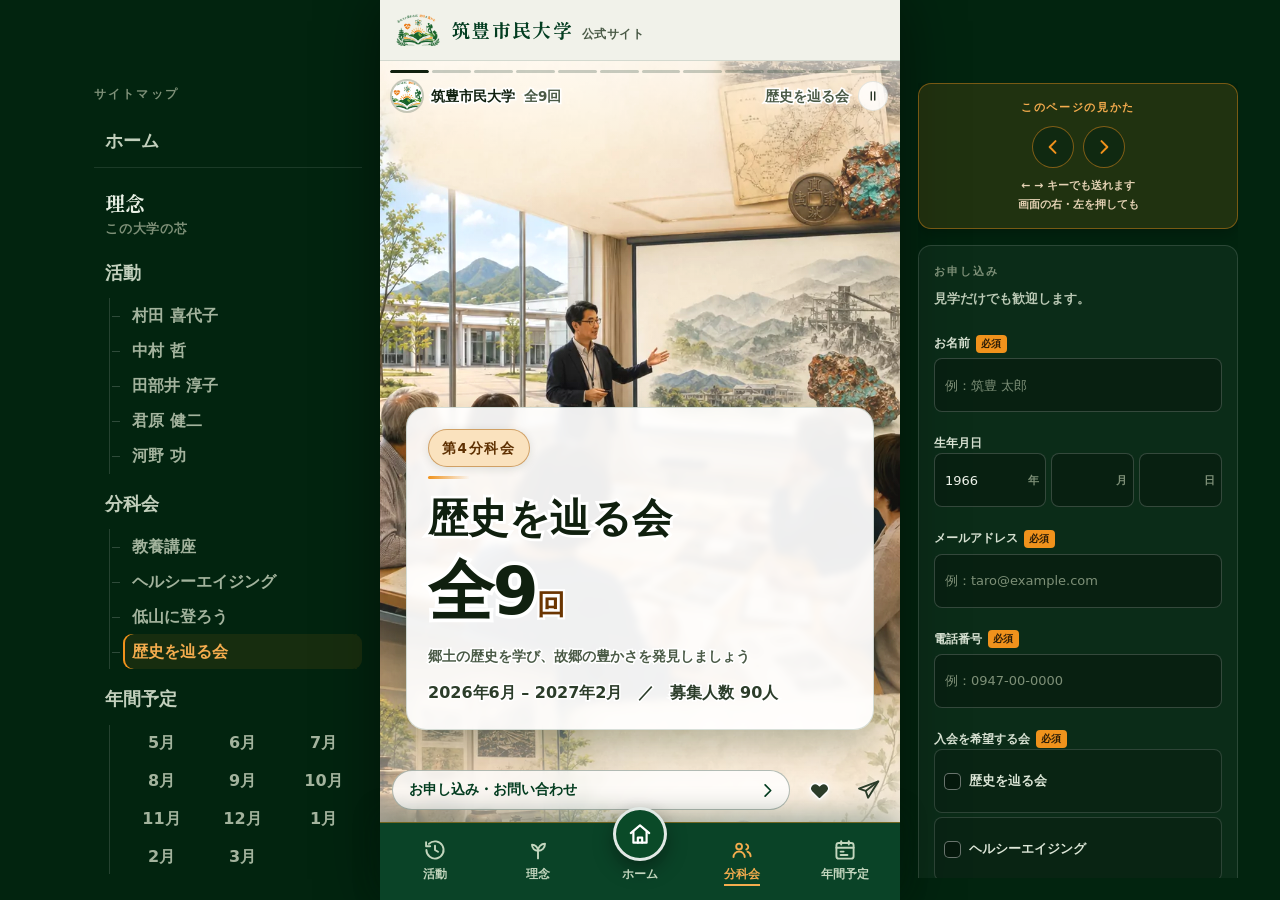
<file: kai-history.html>
<!DOCTYPE html>
<html lang="ja">
<head>
<meta charset="utf-8">
<meta name="viewport" content="width=device-width, initial-scale=1, viewport-fit=cover">
<title>歴史を辿る会｜筑豊市民大学</title>
<meta name="description" content="筑豊市民大学の歴史を辿る会（第4分科会）。郷土の歴史を学び、故郷の豊かさを発見しましょう。2026年6月から全9回、募集人数 90人。日程・内容・講師を、1回ずつご覧いただけます。">
<meta name="theme-color" content="#033D20">
<meta name="format-detection" content="telephone=no, date=no, address=no, email=no">
<link rel="canonical" href="https://chikuho.uk/kai-history.html">
<meta property="og:type" content="website">
<meta property="og:locale" content="ja_JP">
<meta property="og:site_name" content="筑豊市民大学 | 公式サイト">
<meta property="og:title" content="歴史を辿る会｜筑豊市民大学">
<meta property="og:description" content="筑豊市民大学の歴史を辿る会（第4分科会）。郷土の歴史を学び、故郷の豊かさを発見しましょう。2026年6月から全9回、募集人数 90人。日程・内容・講師を、1回ずつご覧いただけます。">
<meta property="og:url" content="https://chikuho.uk/kai-history.html">
<!-- X・LINE などに貼ったときの絵。1200x630。中身は真ん中に寄せてあるので、
     正方形に切られる置き場でもロゴが欠けない。透過のままだと黒地で潰れるため、
     紙色を敷いたものを別に用意している（ロゴそのものは透過）。 -->
<meta property="og:image" content="https://chikuho.uk/og.png">
<meta property="og:image:type" content="image/png">
<meta property="og:image:width" content="1200">
<meta property="og:image:height" content="630">
<meta property="og:image:alt" content="筑豊市民大学のロゴ">
<meta name="twitter:card" content="summary_large_image">
<meta name="twitter:title" content="歴史を辿る会｜筑豊市民大学">
<meta name="twitter:description" content="筑豊市民大学の歴史を辿る会（第4分科会）。郷土の歴史を学び、故郷の豊かさを発見しましょう。2026年6月から全9回、募集人数 90人。日程・内容・講師を、1回ずつご覧いただけます。">
<meta name="twitter:image" content="https://chikuho.uk/og.png">
<meta name="twitter:image:alt" content="筑豊市民大学のロゴ">
<!-- ファビコン。データURIで埋め込んではいけない（Googleはクロールできる
     実ファイルのURLしか読まないため、埋め込むと検索結果に出ない）。
     Google は 48 の倍数を薦めているので 48/96/192 を置いてある。 -->
<!-- ファビコン。Google は 48px 以上（48の倍数）しか検索結果に使わないので、
     大きいものを先に並べる。小さいほうを先頭に置くと、それを掴んで
     「小さすぎる」と捨てられ、地球儀のままになりかねない。 -->
<link rel="icon" href="/favicon.ico" sizes="48x48">
<link rel="icon" type="image/png" sizes="192x192" href="/favicon-192.png">
<link rel="icon" type="image/png" sizes="96x96" href="/favicon-96.png">
<link rel="icon" type="image/png" sizes="48x48" href="/favicon-48.png">
<!-- ここから下はブラウザのタブ用。字を大きくした版を使う -->
<link rel="icon" type="image/png" sizes="32x32" href="/favicon-tab-32.png">
<link rel="icon" type="image/png" sizes="16x16" href="/favicon-tab-16.png">
<link rel="apple-touch-icon" href="/apple-touch-icon.png">
<link rel="manifest" href="/site.webmanifest">
<link rel="preconnect" href="https://fonts.googleapis.com">
<link rel="preconnect" href="https://fonts.gstatic.com" crossorigin>
<!-- 書体は Google から取り寄せている。描画待ちに入れると、向こうが遅い回線では
     そのあいだ真っ白になる。media="print" で取り寄せだけ先に始め、届いた時点で
     本文へ適用する。JavaScript が無い環境には noscript の控えを置く。 -->
<link id="webfont" rel="stylesheet" media="print" href="https://fonts.googleapis.com/css2?family=Shippori+Mincho+B1:wght@600;700;800&family=Zen+Kaku+Gothic+New:wght@400;500;700;900&display=swap">
<noscript><link rel="stylesheet" href="https://fonts.googleapis.com/css2?family=Shippori+Mincho+B1:wght@600;700;800&family=Zen+Kaku+Gothic+New:wght@400;500;700;900&display=swap"></noscript>
<link rel="stylesheet" href="css/site.css">
<link rel="stylesheet" href="css/story.css">
<link rel="stylesheet" href="css/page.css">
<script>
(function () {
  var f = document.getElementById('webfont');
  if (!f) return;
  var on = function () { f.media = 'all'; };
  if (f.sheet) on(); else f.addEventListener('load', on);
})();
</script>
<script src="js/site.js" defer></script>
<script src="js/home.js" defer></script>
<script src="js/story.js" defer></script>
</head>
<body data-page="kai" data-kai="history" data-kai-name="歴史を辿る会">
<div class="column">
<a class="skip" href="#story">本文へ移動</a>

<header class="head">
  <a class="head__home" href="/" aria-label="ホームへ">
    <img class="head__mark" src="logo-mark.png" alt="" width="44" height="32" decoding="async" fetchpriority="high">
    <span class="head__name">筑豊市民大学<small>公式サイト</small></span>
  </a>
</header>

  <section class="story" id="story" role="main" aria-label="歴史を辿る会">

    <!-- 上のゲージ。枚数ぶんに割れる -->
    <div class="story__bars" aria-hidden="true">
      <div class="story__bar"><i></i></div>
      <div class="story__bar"><i></i></div>
      <div class="story__bar"><i></i></div>
      <div class="story__bar"><i></i></div>
      <div class="story__bar"><i></i></div>
      <div class="story__bar"><i></i></div>
      <div class="story__bar"><i></i></div>
      <div class="story__bar"><i></i></div>
      <div class="story__bar"><i></i></div>
      <div class="story__bar"><i></i></div>
      <div class="story__bar"><i></i></div>
      <div class="story__bar"><i></i></div>
    </div>

    <div class="story__head">
      <img class="story__face" src="logo-mark.png" alt="" width="30" height="22" decoding="async">
      <span class="story__name">筑豊市民大学</span>
      <span class="story__time">全9回</span>
      <span class="story__sect" id="storySect"></span>
      <button type="button" class="story__pause" id="storyPause" aria-pressed="false" aria-label="自動送りを止める">
        <svg viewBox="0 0 24 24" aria-hidden="true" focusable="false"><path d="M9 5v14M15 5v14" fill="none" stroke="currentColor" stroke-width="2.2" stroke-linecap="round"/></svg>
      </button>
    </div>

    <div class="story__track" id="storyTrack">

      <article class="slide slide--hero" id="history1" data-sect="歴史を辿る会">
        <div class="slide__photo" style="background-image:url([data-uri])">
          <img src="assets/kai/history.webp" alt="歴史を辿る会の活動のようす"
               width="900" height="1600" decoding="async" fetchpriority="high">
        </div>
        <div class="slide__body">
          <div class="heroCard">
            <p class="slide__eyebrow">第4分科会</p>
            <h1 class="slide__h">歴史を辿る会</h1>
            <p class="slide__big"><b>全9<i>回</i></b><span>郷土の歴史を学び、故郷の豊かさを発見しましょう</span></p>
            <p class="slide__lead">2026年6月 – 2027年2月　／　募集人数 90人</p>
          </div>
        </div>
      </article>

      <article class="slide slide--top" id="history2" data-sect="歴史を辿る会">
        <div class="slide__body">
          <p class="slide__eyebrow">どんな会か</p>
          <h2 class="slide__h slide__h--sans">郷土の歴史を学び、故郷の豊かさを発見しましょう</h2>
          <p class="slide__lead">郷土の歴史、史跡、伝承、習俗などを学び、過去の歴史から新しい知識を得、見聞を広め、伝承文化を通じて地域社会に貢献することを目的とします。</p>
          <p class="slide__lead">どうぞ気軽にご参加下さい。</p>
        </div>
      </article>

      <article class="slide slide--ses" id="historys1" data-sect="第1回">
        <div class="slide__body">
          <div class="ses__card">
            <p class="ses__no">第1回</p>
            <p class="ses__when"><b>6<i>月</i>14<i>日</i></b><em class="ses__dow is-sun">日</em><span class="ses__yr">2026年</span></p>
            <p class="ses__time">10:00 – 12:00</p>
            <h2 class="ses__topic">筑前覇者 秋月種実について</h2>
            <p class="ses__note">古処山城に拠り、筑前・豊前・筑後北部に36万石を得た秋月氏十六代。</p>
            <p class="ses__who"><span>講師</span><b>佐々木 隆良</b><em>秋月資料館 館長</em></p>
          </div>
        </div>
      </article>

      <article class="slide slide--ses" id="historys2" data-sect="第2回">
        <div class="slide__body">
          <div class="ses__card">
            <p class="ses__no">第2回</p>
            <p class="ses__when"><b>7<i>月</i>12<i>日</i></b><em class="ses__dow is-sun">日</em><span class="ses__yr">2026年</span></p>
            <p class="ses__time">10:00 – 12:00</p>
            <h2 class="ses__topic">刀伊の入寇</h2>
            <p class="ses__note">1019年、大陸の賊が対馬・壱岐をおそい、九州へ。大宰権帥・藤原隆家が退けました。</p>
            <p class="ses__who"><span>講師</span><b>赤司 義彦</b><em>大野城心のふるさと館 館長</em></p>
          </div>
        </div>
      </article>

      <article class="slide slide--ses" id="historys3" data-sect="第3回">
        <div class="slide__body">
          <div class="ses__card">
            <p class="ses__no">第3回</p>
            <p class="ses__when"><b>8<i>月</i>9<i>日</i></b><em class="ses__dow is-sun">日</em><span class="ses__yr">2026年</span></p>
            <p class="ses__time">10:00 – 12:00</p>
            <h2 class="ses__topic">香春の歴史を通して見る近代筑豊の形成</h2>
            <p class="ses__sub">銅と石炭</p>
            <p class="ses__note">銅と石炭。二つの地の恵みが、この土地の近代をかたちづくりました。</p>
            <p class="ses__who"><span>講師</span><b>中野 直毅</b><em>田川郷土研究会 会長</em></p>
          </div>
        </div>
      </article>

      <article class="slide slide--ses" id="historys4" data-sect="第4回">
        <div class="slide__body">
          <div class="ses__card">
            <p class="ses__no">第4回</p>
            <p class="ses__when"><b>9<i>月</i>5<i>日</i></b><em class="ses__dow is-sat">土</em><span class="ses__yr">2026年</span></p>
            <p class="ses__time">13:00 – 15:00</p>
            <h2 class="ses__topic">肥前名護屋城址と諸大名陣</h2>
            <p class="ses__note">朝鮮出兵の拠点として築かれ、周りに諸大名の陣が並んだ、束の間の大城下町。</p>
            <p class="ses__who"><span>講師</span><b>武谷 和彦</b><em>佐賀県立名護屋城博物館 副館長</em></p>
          </div>
        </div>
      </article>

      <article class="slide slide--ses" id="historys5" data-sect="第5回">
        <div class="slide__body">
          <div class="ses__card">
            <p class="ses__no">第5回</p>
            <p class="ses__when"><b>10<i>月</i>11<i>日</i></b><em class="ses__dow is-sun">日</em><span class="ses__yr">2026年</span></p>
            <p class="ses__time">10:00 – 12:00</p>
            <h2 class="ses__topic">弘法大師の足跡</h2>
            <p class="ses__note">海を渡り、この国のすみずみに足跡をのこした人の道すじをたどります。</p>
            <p class="ses__who"><span>講師</span><b>藤本 善光</b><em>高野山真言宗社会人権局長・十輪院住職</em></p>
          </div>
        </div>
      </article>

      <article class="slide slide--ses" id="historys6" data-sect="第6回">
        <div class="slide__body">
          <div class="ses__card">
            <p class="ses__no">第6回<span class="sr">　</span><span class="ses__tag ses__tag--go">校外学習</span></p>
            <p class="ses__when"><b>11<i>月</i>13<i>日</i></b><em class="ses__dow">金</em><span class="ses__yr">2026年</span></p>
            <p class="ses__time">8:00 – 17:00</p>
            <h2 class="ses__topic">校外学習 ── 肥前名護屋城址と博物館を巡る</h2>
            <p class="ses__note">9月に学んだ名護屋城へ、実際に足を運びます。一日をかけての遠出です。</p>
          </div>
        </div>
      </article>

      <article class="slide slide--ses" id="historys7" data-sect="第7回">
        <div class="slide__body">
          <div class="ses__card">
            <p class="ses__no">第7回</p>
            <p class="ses__when"><b>12<i>月</i>13<i>日</i></b><em class="ses__dow is-sun">日</em><span class="ses__yr">2026年</span></p>
            <p class="ses__time">10:00 – 12:00</p>
            <h2 class="ses__topic">シルクロード草原の道</h2>
            <p class="ses__sub">ロシア・パジリク王墓の発掘</p>
            <p class="ses__note">凍土がまもった王墓から出た、二千年前の織物と馬具。草原の道のはなし。</p>
            <p class="ses__who"><span>講師</span><b>西谷 正</b><em>九州大学 名誉教授</em></p>
          </div>
        </div>
      </article>

      <article class="slide slide--ses" id="historys8" data-sect="第8回">
        <div class="slide__body">
          <div class="ses__card">
            <p class="ses__no">第8回</p>
            <p class="ses__when"><b>1<i>月</i>10<i>日</i></b><em class="ses__dow is-sun">日</em><span class="ses__yr">2027年</span></p>
            <p class="ses__time">10:00 – 12:00</p>
            <h2 class="ses__topic">家船とシャアー</h2>
            <p class="ses__sub">海と陸を回遊する人々</p>
            <p class="ses__note">舟を家として海を移り住んだ人びと。昭和のなかばまで、たしかにいました。</p>
            <p class="ses__who"><span>講師</span><b>長野 浩典</b><em>作家</em></p>
          </div>
        </div>
      </article>

      <article class="slide slide--ses" id="historys9" data-sect="第9回">
        <div class="slide__body">
          <div class="ses__card">
            <p class="ses__no">第9回</p>
            <p class="ses__when"><b>2<i>月</i>14<i>日</i></b><em class="ses__dow is-sun">日</em><span class="ses__yr">2027年</span></p>
            <p class="ses__time">10:00 – 12:00</p>
            <h2 class="ses__topic">英彦山・廃仏毀釈について</h2>
            <p class="ses__note">日本三大修験の山に、明治の神仏分離は何をもたらしたのか。</p>
            <p class="ses__who"><span>講師</span><b>桃坂 豊</b><em>郷土史家</em></p>
          </div>
        </div>
      </article>

      <article class="slide slide--top" id="history9" data-sect="お申し込み">
        <div class="slide__body">
          <p class="slide__eyebrow">お申し込み</p>
          <h2 class="slide__h">まず、聞きにきてください。</h2>
          <p class="slide__lead">見学だけでも歓迎します。募集人数 90人。お申し込みとお問い合わせは、フォームで承ります。</p>
          <nav class="slide__go" aria-label="お申し込み">
            <a class="slide__goBtn" href="/#join">お申し込みはこちらから<span aria-hidden="true">›</span></a>
            <a class="slide__goBtn slide__goBtn--sub" href="nenkan.html">年間予定を見る<span aria-hidden="true">›</span></a>
            <a class="slide__goBtn slide__goBtn--sub" href="bunkakai.html">ほかの会を見る<span aria-hidden="true">›</span></a>
          </nav>
        </div>
      </article>

    </div>

    <button type="button" class="story__sr" id="storyPrevSr">前のストーリーへ</button>
    <button type="button" class="story__sr" id="storyNextSr">次のストーリーへ</button>

    <!-- 下の帯。実際に届く先が無い入力欄は置かず、サイト内の申し込み欄へ通す -->
    <div class="story__foot">
      <a class="story__msg story__msgGo" href="/#join">
        <span>お申し込み・お問い合わせ</span>
        <svg viewBox="0 0 24 24" aria-hidden="true" focusable="false"><path d="M9 5l7 7-7 7" fill="none" stroke="currentColor" stroke-width="2.2" stroke-linecap="round" stroke-linejoin="round"/></svg>
      </a>
      <button type="button" class="story__act" id="storyHeart" aria-pressed="false" aria-label="いいねする">
        <span class="tip" aria-hidden="true">ありがとうございます！</span>
        <svg viewBox="0 0 24 24" aria-hidden="true" focusable="false"><path d="M12 20.6 4.3 13a4.7 4.7 0 0 1 6.6-6.6l1.1 1.1 1.1-1.1A4.7 4.7 0 0 1 19.7 13z" fill="currentColor" stroke="#fff" stroke-width="1.4" stroke-linejoin="round"/></svg>
      </button>
      <button type="button" class="story__act" id="storyShare" aria-label="共有する">
        <svg viewBox="0 0 24 24" aria-hidden="true" focusable="false"><path d="M21.5 3.2 2.8 10.1l6.5 2.3 2.3 6.5z" fill="none" stroke="currentColor" stroke-width="1.8" stroke-linejoin="round"/><path d="M21.5 3.2 9.3 12.4" fill="none" stroke="currentColor" stroke-width="1.8"/></svg>
      </button>
    </div>

    <!-- 開いた直後だけ出る案内。ストーリーであること・横に送れることを伝える -->
    <div class="storyGuide" id="storyGuide" aria-hidden="true">
      <span class="storyGuide__badge">ストーリー</span>
      <div class="storyGuide__row">
        <span class="storyGuide__arrow storyGuide__arrow--l">
          <svg viewBox="0 0 24 24" focusable="false"><path d="M15 5 8 12l7 7" fill="none" stroke="currentColor" stroke-width="2.6" stroke-linecap="round" stroke-linejoin="round"/></svg>
        </span>
        <span class="storyGuide__pill">横にスワイプ</span>
        <span class="storyGuide__arrow storyGuide__arrow--r">
          <svg viewBox="0 0 24 24" focusable="false"><path d="M9 5l7 7-7 7" fill="none" stroke="currentColor" stroke-width="2.6" stroke-linecap="round" stroke-linejoin="round"/></svg>
        </span>
      </div>
      <span class="storyGuide__note">画面の右・左をタップしても送れます</span>
    </div>
  </section>


<nav class="nav" aria-label="サイト内メニュー">
  <a class="nav__link" href="katsudo.html"><svg width="24" height="24" viewBox="0 0 24 24" fill="none" stroke="currentColor" stroke-width="1.9" stroke-linecap="round" stroke-linejoin="round" aria-hidden="true"><path d="M3.4 12a8.6 8.6 0 1 0 2.5-6.1"/><path d="M3.1 4.2v4.1h4.1"/><path d="M12 7.7V12l3 1.8"/></svg><span class="nav__label">活動</span></a>
  <a class="nav__link" href="rinen.html"><svg width="24" height="24" viewBox="0 0 24 24" fill="none" stroke="currentColor" stroke-width="1.9" stroke-linecap="round" stroke-linejoin="round" aria-hidden="true"><path d="M12 20.4v-7.6"/><path d="M12 12.8C12 9.4 9.4 6.8 6 6.8c0 3.4 2.6 6 6 6Z"/><path d="M12 12.8c0-4 3-7 7-7 0 4-3 7-7 7Z"/></svg><span class="nav__label">理念</span></a>
  <a class="nav__link nav__link--center" href="/"><span class="nav__badge"><svg width="26" height="26" viewBox="0 0 24 24" fill="none" stroke="#ffffff" stroke-width="2" stroke-linecap="round" stroke-linejoin="round" aria-hidden="true"><path d="M3.5 11.2 12 4l8.5 7.2"/><path d="M5.9 9.7V20h12.2V9.7"/><path d="M10 20v-4.7h4V20"/></svg></span><span class="nav__label">ホーム</span></a>
  <a class="nav__link is-active" href="bunkakai.html" aria-current="page"><svg width="24" height="24" viewBox="0 0 24 24" fill="none" stroke="currentColor" stroke-width="1.9" stroke-linecap="round" stroke-linejoin="round" aria-hidden="true"><circle cx="9.1" cy="8.5" r="2.9"/><path d="M3.5 19.1a5.6 5.6 0 0 1 11.2 0"/><path d="M16.3 6.3a2.7 2.7 0 0 1 0 5.2"/><path d="M17.5 13.7a5 5 0 0 1 3.1 4.6"/></svg><span class="nav__label">分科会</span></a>
  <a class="nav__link" href="nenkan.html"><svg width="24" height="24" viewBox="0 0 24 24" fill="none" stroke="currentColor" stroke-width="1.9" stroke-linecap="round" stroke-linejoin="round" aria-hidden="true"><rect x="3.4" y="5" width="17.2" height="15.6" rx="2.4"/><path d="M3.4 9.8h17.2"/><path d="M8.2 3.2v3.4"/><path d="M15.8 3.2v3.4"/><path d="M7.6 13.6h3"/><path d="M7.6 17h6.8"/></svg><span class="nav__label">年間予定</span></a>
</nav>
</div>
<!-- PC で見たときの、柱の外の両側。あくまで添えもの。
     幅の足りない画面では css で出さないようにしてある。
     ヘッダーやタブバーと同じで、9ページすべてに同じものを写している。 -->
<aside class="siteRail siteRail--left" aria-label="サイトマップ">
  <p class="siteRail__cap">サイトマップ</p>
  <nav class="tree">
    <ul class="tree__list">
      <li class="tree__item"><a href="/">ホーム</a></li>
      <li class="tree__item tree__item--main">
        <a href="rinen.html">理念<em>この大学の芯</em></a>
      </li>
      <li class="tree__item">
        <a href="katsudo.html">活動</a>
        <ul class="tree__sub">
          <li><a href="katsudo.html#murata">村田 喜代子</a></li>
          <li><a href="katsudo.html#nakamura">中村 哲</a></li>
          <li><a href="katsudo.html#tabei">田部井 淳子</a></li>
          <li><a href="katsudo.html#kimihara">君原 健二</a></li>
          <li><a href="katsudo.html#kawano">河野 功</a></li>
        </ul>
      </li>
      <li class="tree__item">
        <a href="bunkakai.html">分科会</a>
        <ul class="tree__sub">
          <li><a href="kai-kyoyo.html">教養講座</a></li>
          <li><a href="kai-healthy.html">ヘルシーエイジング</a></li>
          <li><a href="kai-teizan.html">低山に登ろう</a></li>
          <li><a href="kai-history.html" aria-current="page">歴史を辿る会</a></li>
        </ul>
      </li>
      <li class="tree__item">
        <a href="nenkan.html">年間予定</a>
        <ul class="tree__sub tree__sub--months">
          <li><a href="nenkan.html#m5">5月</a></li>
          <li><a href="nenkan.html#m6">6月</a></li>
          <li><a href="nenkan.html#m7">7月</a></li>
          <li><a href="nenkan.html#m8">8月</a></li>
          <li><a href="nenkan.html#m9">9月</a></li>
          <li><a href="nenkan.html#m10">10月</a></li>
          <li><a href="nenkan.html#m11">11月</a></li>
          <li><a href="nenkan.html#m12">12月</a></li>
          <li><a href="nenkan.html#m1">1月</a></li>
          <li><a href="nenkan.html#m2">2月</a></li>
          <li><a href="nenkan.html#m3">3月</a></li>
        </ul>
      </li>
    </ul>
  </nav>
</aside>

<aside class="siteRail siteRail--right" aria-label="お申し込みと、このページの案内">
  <div class="railGuide">
    <p class="railGuide__cap">このページの見かた</p>
    <div class="railGuide__btns">
      <button type="button" class="railGuide__btn" id="storySidePrev" aria-label="前のストーリーへ"><svg viewBox="0 0 24 24" aria-hidden="true" focusable="false"><path d="M15 5 8 12l7 7" fill="none" stroke="currentColor" stroke-width="2.4" stroke-linecap="round" stroke-linejoin="round"/></svg></button>
      <button type="button" class="railGuide__btn" id="storySideNext" aria-label="次のストーリーへ"><svg viewBox="0 0 24 24" aria-hidden="true" focusable="false"><path d="M9 5l7 7-7 7" fill="none" stroke="currentColor" stroke-width="2.4" stroke-linecap="round" stroke-linejoin="round"/></svg></button>
    </div>
    <p class="railGuide__text">← → キーでも送れます<br>画面の右・左を押しても</p>
  </div>

  <!-- 幅にゆとりがある画面では、フォームそのものを置く。思い立ったときに
       ページを移らずに申し込めるようにするため。狭い画面では下の札に戻る。 -->
  <div class="railJoin railJoin--form">
    <p class="railJoin__cap">お申し込み</p>
    <p class="railJoin__lead">見学だけでも歓迎します。</p>

    <form class="jform jform--rail" action="/api/join" method="post" novalidate>
      <!-- 人には見えない欄。欄という欄を埋めていく機械を見分けるためだけに置く。
           読み上げからは外し、タブでも止まらないので、人が触ることはない。 -->
      <div class="jf__trap" aria-hidden="true">
        <label>確認<input type="text" name="kakunin" tabindex="-1" autocomplete="off"></label>
      </div>
      <div class="jf">
        <label class="jf__label" for="rf-name">お名前<span class="jf__req">必須</span></label>
        <input class="jf__in" id="rf-name" name="entry.1279542342" type="text"
               autocomplete="name" placeholder="例：筑豊 太郎" required>
        <p class="jf__err" data-err="name" hidden></p>
      </div>

      <fieldset class="jf">
        <legend class="jf__label">生年月日</legend>
        <div class="jf__date">
          <span class="jf__sel"><select name="entry.1074325515_year" aria-label="年"><option value="" selected disabled></option><option value="2026">2026</option><option value="2025">2025</option><option value="2024">2024</option><option value="2023">2023</option><option value="2022">2022</option><option value="2021">2021</option><option value="2020">2020</option><option value="2019">2019</option><option value="2018">2018</option><option value="2017">2017</option><option value="2016">2016</option><option value="2015">2015</option><option value="2014">2014</option><option value="2013">2013</option><option value="2012">2012</option><option value="2011">2011</option><option value="2010">2010</option><option value="2009">2009</option><option value="2008">2008</option><option value="2007">2007</option><option value="2006">2006</option><option value="2005">2005</option><option value="2004">2004</option><option value="2003">2003</option><option value="2002">2002</option><option value="2001">2001</option><option value="2000">2000</option><option value="1999">1999</option><option value="1998">1998</option><option value="1997">1997</option><option value="1996">1996</option><option value="1995">1995</option><option value="1994">1994</option><option value="1993">1993</option><option value="1992">1992</option><option value="1991">1991</option><option value="1990">1990</option><option value="1989">1989</option><option value="1988">1988</option><option value="1987">1987</option><option value="1986">1986</option><option value="1985">1985</option><option value="1984">1984</option><option value="1983">1983</option><option value="1982">1982</option><option value="1981">1981</option><option value="1980">1980</option><option value="1979">1979</option><option value="1978">1978</option><option value="1977">1977</option><option value="1976">1976</option><option value="1975">1975</option><option value="1974">1974</option><option value="1973">1973</option><option value="1972">1972</option><option value="1971">1971</option><option value="1970">1970</option><option value="1969">1969</option><option value="1968">1968</option><option value="1967">1967</option><option value="1966">1966</option><option value="1965">1965</option><option value="1964">1964</option><option value="1963">1963</option><option value="1962">1962</option><option value="1961">1961</option><option value="1960">1960</option><option value="1959">1959</option><option value="1958">1958</option><option value="1957">1957</option><option value="1956">1956</option><option value="1955">1955</option><option value="1954">1954</option><option value="1953">1953</option><option value="1952">1952</option><option value="1951">1951</option><option value="1950">1950</option><option value="1949">1949</option><option value="1948">1948</option><option value="1947">1947</option><option value="1946">1946</option><option value="1945">1945</option><option value="1944">1944</option><option value="1943">1943</option><option value="1942">1942</option><option value="1941">1941</option><option value="1940">1940</option><option value="1939">1939</option><option value="1938">1938</option><option value="1937">1937</option><option value="1936">1936</option><option value="1935">1935</option><option value="1934">1934</option><option value="1933">1933</option><option value="1932">1932</option><option value="1931">1931</option><option value="1930">1930</option><option value="1929">1929</option><option value="1928">1928</option><option value="1927">1927</option><option value="1926">1926</option><option value="1925">1925</option><option value="1924">1924</option><option value="1923">1923</option><option value="1922">1922</option><option value="1921">1921</option><option value="1920">1920</option></select><i>年</i></span>
          <span class="jf__sel"><select name="entry.1074325515_month" aria-label="月"><option value="" selected disabled></option><option value="1">1</option><option value="2">2</option><option value="3">3</option><option value="4">4</option><option value="5">5</option><option value="6">6</option><option value="7">7</option><option value="8">8</option><option value="9">9</option><option value="10">10</option><option value="11">11</option><option value="12">12</option></select><i>月</i></span>
          <span class="jf__sel"><select name="entry.1074325515_day" aria-label="日"><option value="" selected disabled></option><option value="1">1</option><option value="2">2</option><option value="3">3</option><option value="4">4</option><option value="5">5</option><option value="6">6</option><option value="7">7</option><option value="8">8</option><option value="9">9</option><option value="10">10</option><option value="11">11</option><option value="12">12</option><option value="13">13</option><option value="14">14</option><option value="15">15</option><option value="16">16</option><option value="17">17</option><option value="18">18</option><option value="19">19</option><option value="20">20</option><option value="21">21</option><option value="22">22</option><option value="23">23</option><option value="24">24</option><option value="25">25</option><option value="26">26</option><option value="27">27</option><option value="28">28</option><option value="29">29</option><option value="30">30</option><option value="31">31</option></select><i>日</i></span>
        </div>
      </fieldset>

      <div class="jf">
        <label class="jf__label" for="rf-mail">メールアドレス<span class="jf__req">必須</span></label>
        <input class="jf__in" id="rf-mail" name="entry.458126145" type="email"
               inputmode="email" autocomplete="email" placeholder="例：taro@example.com" required>
        <p class="jf__err" data-err="mail" hidden></p>
      </div>

      <div class="jf">
        <label class="jf__label" for="rf-tel">電話番号<span class="jf__req">必須</span></label>
        <input class="jf__in" id="rf-tel" name="entry.2120756839" type="tel"
               inputmode="tel" autocomplete="tel" placeholder="例：0947-00-0000" required>
        <p class="jf__err" data-err="tel" hidden></p>
      </div>

      <fieldset class="jf">
        <legend class="jf__label">入会を希望する会<span class="jf__req">必須</span></legend>
        <div class="jf__picks">
          <label class="pick">
            <input type="checkbox" name="entry.939298798" value="歴史をたどる会">
            <span class="pick__box" aria-hidden="true"></span>
            <span class="pick__text"><b>歴史を辿る会</b></span>
          </label>
          <label class="pick">
            <input type="checkbox" name="entry.939298798" value="ヘルシー健康講座">
            <span class="pick__box" aria-hidden="true"></span>
            <span class="pick__text"><b>ヘルシーエイジング</b></span>
          </label>
          <label class="pick">
            <input type="checkbox" name="entry.939298798" value="低山山登り">
            <span class="pick__box" aria-hidden="true"></span>
            <span class="pick__text"><b>低山に登ろう</b></span>
          </label>
          <label class="pick">
            <input type="checkbox" name="entry.939298798" value="教養講座">
            <span class="pick__box" aria-hidden="true"></span>
            <span class="pick__text"><b>教養講座</b></span>
          </label>
        </div>
        <input type="hidden" name="entry.939298798_sentinel" value="">
        <p class="jf__err" data-err="kai" hidden></p>
      </fieldset>

      <div class="jf">
        <span class="jf__label">年会費のご案内</span>
        <output class="jfee">
          <b class="jfee__yen">¥0</b>
          <span class="jfee__note">受けたい会をえらんでください。</span>
        </output>
        <input type="hidden" name="entry.1699267920" value="">
      </div>

      <div class="jf">
        <label class="jagree">
          <input type="checkbox" name="entry.1335746439" value="入力した内容を確認し、筑豊市民大学への入会を申し込みます。" required>
          <input type="hidden" name="entry.1335746439" value="個人情報の取り扱いに同意します。" disabled>
          <span class="jagree__box" aria-hidden="true"></span>
          <span class="jagree__text">入力した内容を確認し、筑豊市民大学への入会を申し込みます。個人情報の取り扱いに同意します。<span class="jf__req">必須</span></span>
        </label>
        <input type="hidden" name="entry.1335746439_sentinel" value="">
        <p class="jf__err" data-err="agree" hidden></p>
      </div>

      <p class="jform__alert" role="alert" hidden></p>
      <button class="btn btn--primary jform__send" type="submit">この内容で申し込む</button>
    </form>

    <div class="jdone" role="status" hidden>
      <p class="jdone__h">お申し込みを受け付けました。</p>
      <p class="jdone__text">事務局に届きしだい、担当者からご連絡し、お支払いの方法をご案内します。</p>
    </div>
  </div>

  <!-- 幅が足りない画面では、フォームのある場所へ渡すだけにする -->
  <div class="railJoin railJoin--card">
    <p class="railJoin__cap">お申し込み</p>
    <p class="railJoin__lead">見学だけでも歓迎します。<br>こちらのフォームからどうぞ。</p>
    <a class="railJoin__btn" href="/#join">お申し込みフォームへ<span aria-hidden="true">›</span></a>
    <p class="railJoin__note">年会費 1講座 10,000円<br>途中入会は月割りです</p>
  </div>
</aside>
</body>
</html>
</file>
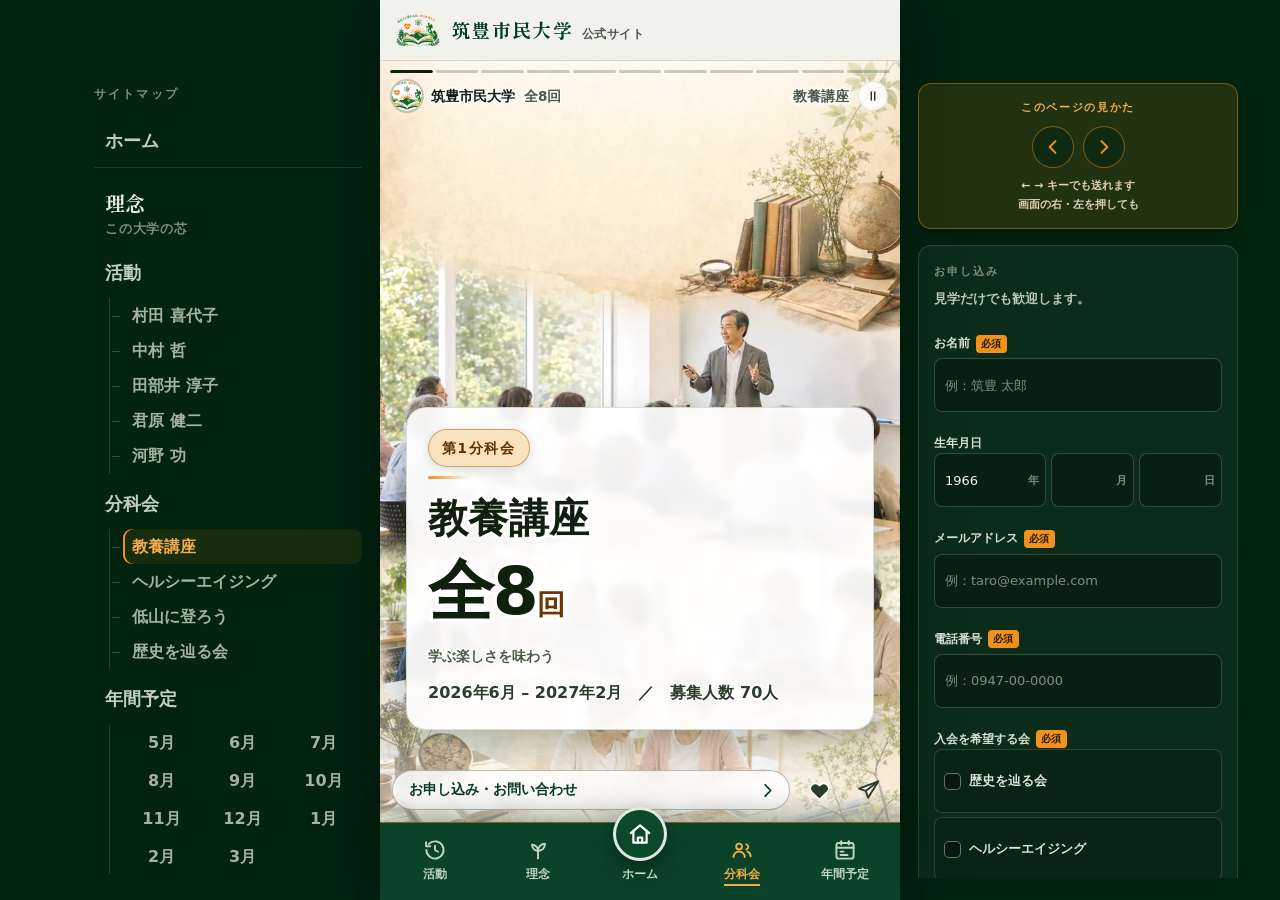
<file: kai-kyoyo.html>
<!DOCTYPE html>
<html lang="ja">
<head>
<meta charset="utf-8">
<meta name="viewport" content="width=device-width, initial-scale=1, viewport-fit=cover">
<title>教養講座｜筑豊市民大学</title>
<meta name="description" content="筑豊市民大学の教養講座（第1分科会）。学ぶ楽しさを味わう。2026年6月から全8回、募集人数 70人。日程・内容・講師を、1回ずつご覧いただけます。">
<meta name="theme-color" content="#033D20">
<meta name="format-detection" content="telephone=no, date=no, address=no, email=no">
<link rel="canonical" href="https://chikuho.uk/kai-kyoyo.html">
<meta property="og:type" content="website">
<meta property="og:locale" content="ja_JP">
<meta property="og:site_name" content="筑豊市民大学 | 公式サイト">
<meta property="og:title" content="教養講座｜筑豊市民大学">
<meta property="og:description" content="筑豊市民大学の教養講座（第1分科会）。学ぶ楽しさを味わう。2026年6月から全8回、募集人数 70人。日程・内容・講師を、1回ずつご覧いただけます。">
<meta property="og:url" content="https://chikuho.uk/kai-kyoyo.html">
<!-- X・LINE などに貼ったときの絵。1200x630。中身は真ん中に寄せてあるので、
     正方形に切られる置き場でもロゴが欠けない。透過のままだと黒地で潰れるため、
     紙色を敷いたものを別に用意している（ロゴそのものは透過）。 -->
<meta property="og:image" content="https://chikuho.uk/og.png">
<meta property="og:image:type" content="image/png">
<meta property="og:image:width" content="1200">
<meta property="og:image:height" content="630">
<meta property="og:image:alt" content="筑豊市民大学のロゴ">
<meta name="twitter:card" content="summary_large_image">
<meta name="twitter:title" content="教養講座｜筑豊市民大学">
<meta name="twitter:description" content="筑豊市民大学の教養講座（第1分科会）。学ぶ楽しさを味わう。2026年6月から全8回、募集人数 70人。日程・内容・講師を、1回ずつご覧いただけます。">
<meta name="twitter:image" content="https://chikuho.uk/og.png">
<meta name="twitter:image:alt" content="筑豊市民大学のロゴ">
<!-- ファビコン。データURIで埋め込んではいけない（Googleはクロールできる
     実ファイルのURLしか読まないため、埋め込むと検索結果に出ない）。
     Google は 48 の倍数を薦めているので 48/96/192 を置いてある。 -->
<!-- ファビコン。Google は 48px 以上（48の倍数）しか検索結果に使わないので、
     大きいものを先に並べる。小さいほうを先頭に置くと、それを掴んで
     「小さすぎる」と捨てられ、地球儀のままになりかねない。 -->
<link rel="icon" href="/favicon.ico" sizes="48x48">
<link rel="icon" type="image/png" sizes="192x192" href="/favicon-192.png">
<link rel="icon" type="image/png" sizes="96x96" href="/favicon-96.png">
<link rel="icon" type="image/png" sizes="48x48" href="/favicon-48.png">
<!-- ここから下はブラウザのタブ用。字を大きくした版を使う -->
<link rel="icon" type="image/png" sizes="32x32" href="/favicon-tab-32.png">
<link rel="icon" type="image/png" sizes="16x16" href="/favicon-tab-16.png">
<link rel="apple-touch-icon" href="/apple-touch-icon.png">
<link rel="manifest" href="/site.webmanifest">
<link rel="preconnect" href="https://fonts.googleapis.com">
<link rel="preconnect" href="https://fonts.gstatic.com" crossorigin>
<!-- 書体は Google から取り寄せている。描画待ちに入れると、向こうが遅い回線では
     そのあいだ真っ白になる。media="print" で取り寄せだけ先に始め、届いた時点で
     本文へ適用する。JavaScript が無い環境には noscript の控えを置く。 -->
<link id="webfont" rel="stylesheet" media="print" href="https://fonts.googleapis.com/css2?family=Shippori+Mincho+B1:wght@600;700;800&family=Zen+Kaku+Gothic+New:wght@400;500;700;900&display=swap">
<noscript><link rel="stylesheet" href="https://fonts.googleapis.com/css2?family=Shippori+Mincho+B1:wght@600;700;800&family=Zen+Kaku+Gothic+New:wght@400;500;700;900&display=swap"></noscript>
<link rel="stylesheet" href="css/site.css">
<link rel="stylesheet" href="css/story.css">
<link rel="stylesheet" href="css/page.css">
<script>
(function () {
  var f = document.getElementById('webfont');
  if (!f) return;
  var on = function () { f.media = 'all'; };
  if (f.sheet) on(); else f.addEventListener('load', on);
})();
</script>
<script src="js/site.js" defer></script>
<script src="js/home.js" defer></script>
<script src="js/story.js" defer></script>
</head>
<body data-page="kai" data-kai="kyoyo" data-kai-name="教養講座">
<div class="column">
<a class="skip" href="#story">本文へ移動</a>

<header class="head">
  <a class="head__home" href="/" aria-label="ホームへ">
    <img class="head__mark" src="logo-mark.png" alt="" width="44" height="32" decoding="async" fetchpriority="high">
    <span class="head__name">筑豊市民大学<small>公式サイト</small></span>
  </a>
</header>

  <section class="story" id="story" role="main" aria-label="教養講座">

    <!-- 上のゲージ。枚数ぶんに割れる -->
    <div class="story__bars" aria-hidden="true">
      <div class="story__bar"><i></i></div>
      <div class="story__bar"><i></i></div>
      <div class="story__bar"><i></i></div>
      <div class="story__bar"><i></i></div>
      <div class="story__bar"><i></i></div>
      <div class="story__bar"><i></i></div>
      <div class="story__bar"><i></i></div>
      <div class="story__bar"><i></i></div>
      <div class="story__bar"><i></i></div>
      <div class="story__bar"><i></i></div>
      <div class="story__bar"><i></i></div>
    </div>

    <div class="story__head">
      <img class="story__face" src="logo-mark.png" alt="" width="30" height="22" decoding="async">
      <span class="story__name">筑豊市民大学</span>
      <span class="story__time">全8回</span>
      <span class="story__sect" id="storySect"></span>
      <button type="button" class="story__pause" id="storyPause" aria-pressed="false" aria-label="自動送りを止める">
        <svg viewBox="0 0 24 24" aria-hidden="true" focusable="false"><path d="M9 5v14M15 5v14" fill="none" stroke="currentColor" stroke-width="2.2" stroke-linecap="round"/></svg>
      </button>
    </div>

    <div class="story__track" id="storyTrack">

      <article class="slide slide--hero" id="kyoyo1" data-sect="教養講座">
        <div class="slide__photo" style="background-image:url([data-uri])">
          <img src="assets/kai/kyoyo.webp" alt="教養講座の活動のようす"
               width="900" height="1600" decoding="async" fetchpriority="high">
        </div>
        <div class="slide__body">
          <div class="heroCard">
            <p class="slide__eyebrow">第1分科会</p>
            <h1 class="slide__h">教養講座</h1>
            <p class="slide__big"><b>全8<i>回</i></b><span>学ぶ楽しさを味わう</span></p>
            <p class="slide__lead">2026年6月 – 2027年2月　／　募集人数 70人</p>
          </div>
        </div>
      </article>

      <article class="slide slide--top" id="kyoyo2" data-sect="教養講座">
        <div class="slide__body">
          <p class="slide__eyebrow">どんな会か</p>
          <h2 class="slide__h slide__h--sans">学ぶ楽しさを味わう</h2>
          <p class="slide__lead">教養講座では、いろいろな分野の講義等から新たな知識等を得て、豊かな自分を創っていくことを目指します。</p>
          <p class="slide__lead">多くの皆様の参加を心よりお待ちしております。どうぞ気軽にお申し込み下さい。</p>
        </div>
      </article>

      <article class="slide slide--ses" id="kyoyos1" data-sect="第1回">
        <div class="slide__body">
          <div class="ses__card">
            <p class="ses__no">第1回</p>
            <p class="ses__when"><b>6<i>月</i>21<i>日</i></b><em class="ses__dow is-sun">日</em><span class="ses__yr">2026年</span></p>
            <p class="ses__time">13:30 – 15:30</p>
            <h2 class="ses__topic">人はなぜ「祭り」をするのか？</h2>
            <p class="ses__sub">文化人類学への招待</p>
            <p class="ses__note">祭りという、どこの土地にもある営みを手がかりに、文化人類学の入口をたどります。</p>
            <p class="ses__who"><span>講師</span><b>中村 晋介</b><em>福岡県立大学</em></p>
          </div>
        </div>
      </article>

      <article class="slide slide--ses" id="kyoyos2" data-sect="第2回">
        <div class="slide__body">
          <div class="ses__card">
            <p class="ses__no">第2回</p>
            <p class="ses__when"><b>7<i>月</i>19<i>日</i></b><em class="ses__dow is-sun">日</em><span class="ses__yr">2026年</span></p>
            <p class="ses__time">13:30 – 15:30</p>
            <h2 class="ses__topic">故郷の作家を読む・考える</h2>
            <p class="ses__note">この土地が生んだ作家のことばを、もう一度ひらいて読みなおします。</p>
            <p class="ses__who"><span>講師</span><b>野口 和夫</b><em>直方林芙美子顕彰会</em></p>
          </div>
        </div>
      </article>

      <article class="slide slide--ses" id="kyoyos3" data-sect="第3回">
        <div class="slide__body">
          <div class="ses__card">
            <p class="ses__no">第3回</p>
            <p class="ses__when"><b>9<i>月</i>20<i>日</i></b><em class="ses__dow is-sun">日</em><span class="ses__yr">2026年</span></p>
            <p class="ses__time">13:30 – 15:30</p>
            <h2 class="ses__topic">肥満と痩せから学ぶ</h2>
            <p class="ses__sub">健康長寿の生活習慣</p>
            <p class="ses__note">太ることと痩せること。その両側から、長く健やかに過ごす日々の習慣を考えます。</p>
            <p class="ses__who"><span>講師</span><b>尾上 泰弘</b><em>北九州医療センター医師</em></p>
          </div>
        </div>
      </article>

      <article class="slide slide--ses" id="kyoyos4" data-sect="第4回">
        <div class="slide__body">
          <div class="ses__card">
            <p class="ses__no">第4回<span class="sr">　</span><span class="ses__tag ses__tag--go">校外学習</span></p>
            <p class="ses__when"><b>10<i>月</i>20<i>日</i></b><em class="ses__dow">火</em><span class="ses__yr">2026年</span></p>
            <p class="ses__time">8:30 – 16:00</p>
            <h2 class="ses__topic">校外学習 ── 北九州市方面</h2>
            <p class="ses__sub">TOTO、シャボン玉石鹸ほか（検討中）</p>
            <p class="ses__note">ものづくりの現場を訪ねます。行き先は北九州市方面で検討中です。</p>
          </div>
        </div>
      </article>

      <article class="slide slide--ses" id="kyoyos5" data-sect="第5回">
        <div class="slide__body">
          <div class="ses__card">
            <p class="ses__no">第5回</p>
            <p class="ses__when"><b>11<i>月</i>22<i>日</i></b><em class="ses__dow is-sun">日</em><span class="ses__yr">2026年</span></p>
            <p class="ses__time">13:30 – 15:30</p>
            <h2 class="ses__topic">終活のすすめⅡ</h2>
            <p class="ses__sub">遺言・相続・死後事務</p>
            <p class="ses__note">遺言、相続、そして死後の事務。手をつけておくと、のこされた人が助かります。</p>
            <p class="ses__who"><span>講師</span><b>眞武 純哉</b><em>終活パートナー</em></p>
          </div>
        </div>
      </article>

      <article class="slide slide--ses" id="kyoyos6" data-sect="第6回">
        <div class="slide__body">
          <div class="ses__card">
            <p class="ses__no">第6回</p>
            <p class="ses__when"><b>12<i>月</i>20<i>日</i></b><em class="ses__dow is-sun">日</em><span class="ses__yr">2026年</span></p>
            <p class="ses__time">13:30 – 15:30</p>
            <h2 class="ses__topic">「情報」って何だろう</h2>
            <p class="ses__sub">報道の現場から</p>
            <p class="ses__note">毎日とどく情報は、どこで、だれの手を通って生まれるのか。現場からのお話です。</p>
            <p class="ses__who"><span>講師</span><b>淵ノ上 将孝</b><em>読売新聞社 西部本社 編集局次長</em></p>
          </div>
        </div>
      </article>

      <article class="slide slide--ses" id="kyoyos7" data-sect="第7回">
        <div class="slide__body">
          <div class="ses__card">
            <p class="ses__no">第7回</p>
            <p class="ses__when"><b>1<i>月</i>24<i>日</i></b><em class="ses__dow is-sun">日</em><span class="ses__yr">2027年</span></p>
            <p class="ses__time">13:30 – 15:30</p>
            <h2 class="ses__topic">高齢期の発達心理学</h2>
            <p class="ses__sub">高齢者が幸せに過ごすには</p>
            <p class="ses__note">人は歳を重ねてもなお育つ。そのことを、発達心理学の側から見つめます。</p>
            <p class="ses__who"><span>講師</span><b>池 志保</b><em>福岡県立大学</em></p>
          </div>
        </div>
      </article>

      <article class="slide slide--ses" id="kyoyos8" data-sect="第8回">
        <div class="slide__body">
          <div class="ses__card">
            <p class="ses__no">第8回</p>
            <p class="ses__when"><b>2<i>月</i>21<i>日</i></b><em class="ses__dow is-sun">日</em><span class="ses__yr">2027年</span></p>
            <p class="ses__time">13:30 – 15:30</p>
            <h2 class="ses__topic">終の棲家について一緒に考えてみませんか</h2>
            <p class="ses__note">どこで、だれと、最後まで暮らすか。答えを急がず、一緒に考える時間です。</p>
            <p class="ses__who"><span>講師</span><b>尾形 由起子</b><em>福岡県立大学</em></p>
          </div>
        </div>
      </article>

      <article class="slide slide--top" id="kyoyo9" data-sect="お申し込み">
        <div class="slide__body">
          <p class="slide__eyebrow">お申し込み</p>
          <h2 class="slide__h">まず、聞きにきてください。</h2>
          <p class="slide__lead">見学だけでも歓迎します。募集人数 70人。お申し込みとお問い合わせは、フォームで承ります。</p>
          <nav class="slide__go" aria-label="お申し込み">
            <a class="slide__goBtn" href="/#join">お申し込みはこちらから<span aria-hidden="true">›</span></a>
            <a class="slide__goBtn slide__goBtn--sub" href="nenkan.html">年間予定を見る<span aria-hidden="true">›</span></a>
            <a class="slide__goBtn slide__goBtn--sub" href="bunkakai.html">ほかの会を見る<span aria-hidden="true">›</span></a>
          </nav>
        </div>
      </article>

    </div>

    <button type="button" class="story__sr" id="storyPrevSr">前のストーリーへ</button>
    <button type="button" class="story__sr" id="storyNextSr">次のストーリーへ</button>

    <!-- 下の帯。実際に届く先が無い入力欄は置かず、サイト内の申し込み欄へ通す -->
    <div class="story__foot">
      <a class="story__msg story__msgGo" href="/#join">
        <span>お申し込み・お問い合わせ</span>
        <svg viewBox="0 0 24 24" aria-hidden="true" focusable="false"><path d="M9 5l7 7-7 7" fill="none" stroke="currentColor" stroke-width="2.2" stroke-linecap="round" stroke-linejoin="round"/></svg>
      </a>
      <button type="button" class="story__act" id="storyHeart" aria-pressed="false" aria-label="いいねする">
        <span class="tip" aria-hidden="true">ありがとうございます！</span>
        <svg viewBox="0 0 24 24" aria-hidden="true" focusable="false"><path d="M12 20.6 4.3 13a4.7 4.7 0 0 1 6.6-6.6l1.1 1.1 1.1-1.1A4.7 4.7 0 0 1 19.7 13z" fill="currentColor" stroke="#fff" stroke-width="1.4" stroke-linejoin="round"/></svg>
      </button>
      <button type="button" class="story__act" id="storyShare" aria-label="共有する">
        <svg viewBox="0 0 24 24" aria-hidden="true" focusable="false"><path d="M21.5 3.2 2.8 10.1l6.5 2.3 2.3 6.5z" fill="none" stroke="currentColor" stroke-width="1.8" stroke-linejoin="round"/><path d="M21.5 3.2 9.3 12.4" fill="none" stroke="currentColor" stroke-width="1.8"/></svg>
      </button>
    </div>

    <!-- 開いた直後だけ出る案内。ストーリーであること・横に送れることを伝える -->
    <div class="storyGuide" id="storyGuide" aria-hidden="true">
      <span class="storyGuide__badge">ストーリー</span>
      <div class="storyGuide__row">
        <span class="storyGuide__arrow storyGuide__arrow--l">
          <svg viewBox="0 0 24 24" focusable="false"><path d="M15 5 8 12l7 7" fill="none" stroke="currentColor" stroke-width="2.6" stroke-linecap="round" stroke-linejoin="round"/></svg>
        </span>
        <span class="storyGuide__pill">横にスワイプ</span>
        <span class="storyGuide__arrow storyGuide__arrow--r">
          <svg viewBox="0 0 24 24" focusable="false"><path d="M9 5l7 7-7 7" fill="none" stroke="currentColor" stroke-width="2.6" stroke-linecap="round" stroke-linejoin="round"/></svg>
        </span>
      </div>
      <span class="storyGuide__note">画面の右・左をタップしても送れます</span>
    </div>
  </section>


<nav class="nav" aria-label="サイト内メニュー">
  <a class="nav__link" href="katsudo.html"><svg width="24" height="24" viewBox="0 0 24 24" fill="none" stroke="currentColor" stroke-width="1.9" stroke-linecap="round" stroke-linejoin="round" aria-hidden="true"><path d="M3.4 12a8.6 8.6 0 1 0 2.5-6.1"/><path d="M3.1 4.2v4.1h4.1"/><path d="M12 7.7V12l3 1.8"/></svg><span class="nav__label">活動</span></a>
  <a class="nav__link" href="rinen.html"><svg width="24" height="24" viewBox="0 0 24 24" fill="none" stroke="currentColor" stroke-width="1.9" stroke-linecap="round" stroke-linejoin="round" aria-hidden="true"><path d="M12 20.4v-7.6"/><path d="M12 12.8C12 9.4 9.4 6.8 6 6.8c0 3.4 2.6 6 6 6Z"/><path d="M12 12.8c0-4 3-7 7-7 0 4-3 7-7 7Z"/></svg><span class="nav__label">理念</span></a>
  <a class="nav__link nav__link--center" href="/"><span class="nav__badge"><svg width="26" height="26" viewBox="0 0 24 24" fill="none" stroke="#ffffff" stroke-width="2" stroke-linecap="round" stroke-linejoin="round" aria-hidden="true"><path d="M3.5 11.2 12 4l8.5 7.2"/><path d="M5.9 9.7V20h12.2V9.7"/><path d="M10 20v-4.7h4V20"/></svg></span><span class="nav__label">ホーム</span></a>
  <a class="nav__link is-active" href="bunkakai.html" aria-current="page"><svg width="24" height="24" viewBox="0 0 24 24" fill="none" stroke="currentColor" stroke-width="1.9" stroke-linecap="round" stroke-linejoin="round" aria-hidden="true"><circle cx="9.1" cy="8.5" r="2.9"/><path d="M3.5 19.1a5.6 5.6 0 0 1 11.2 0"/><path d="M16.3 6.3a2.7 2.7 0 0 1 0 5.2"/><path d="M17.5 13.7a5 5 0 0 1 3.1 4.6"/></svg><span class="nav__label">分科会</span></a>
  <a class="nav__link" href="nenkan.html"><svg width="24" height="24" viewBox="0 0 24 24" fill="none" stroke="currentColor" stroke-width="1.9" stroke-linecap="round" stroke-linejoin="round" aria-hidden="true"><rect x="3.4" y="5" width="17.2" height="15.6" rx="2.4"/><path d="M3.4 9.8h17.2"/><path d="M8.2 3.2v3.4"/><path d="M15.8 3.2v3.4"/><path d="M7.6 13.6h3"/><path d="M7.6 17h6.8"/></svg><span class="nav__label">年間予定</span></a>
</nav>
</div>
<!-- PC で見たときの、柱の外の両側。あくまで添えもの。
     幅の足りない画面では css で出さないようにしてある。
     ヘッダーやタブバーと同じで、9ページすべてに同じものを写している。 -->
<aside class="siteRail siteRail--left" aria-label="サイトマップ">
  <p class="siteRail__cap">サイトマップ</p>
  <nav class="tree">
    <ul class="tree__list">
      <li class="tree__item"><a href="/">ホーム</a></li>
      <li class="tree__item tree__item--main">
        <a href="rinen.html">理念<em>この大学の芯</em></a>
      </li>
      <li class="tree__item">
        <a href="katsudo.html">活動</a>
        <ul class="tree__sub">
          <li><a href="katsudo.html#murata">村田 喜代子</a></li>
          <li><a href="katsudo.html#nakamura">中村 哲</a></li>
          <li><a href="katsudo.html#tabei">田部井 淳子</a></li>
          <li><a href="katsudo.html#kimihara">君原 健二</a></li>
          <li><a href="katsudo.html#kawano">河野 功</a></li>
        </ul>
      </li>
      <li class="tree__item">
        <a href="bunkakai.html">分科会</a>
        <ul class="tree__sub">
          <li><a href="kai-kyoyo.html" aria-current="page">教養講座</a></li>
          <li><a href="kai-healthy.html">ヘルシーエイジング</a></li>
          <li><a href="kai-teizan.html">低山に登ろう</a></li>
          <li><a href="kai-history.html">歴史を辿る会</a></li>
        </ul>
      </li>
      <li class="tree__item">
        <a href="nenkan.html">年間予定</a>
        <ul class="tree__sub tree__sub--months">
          <li><a href="nenkan.html#m5">5月</a></li>
          <li><a href="nenkan.html#m6">6月</a></li>
          <li><a href="nenkan.html#m7">7月</a></li>
          <li><a href="nenkan.html#m8">8月</a></li>
          <li><a href="nenkan.html#m9">9月</a></li>
          <li><a href="nenkan.html#m10">10月</a></li>
          <li><a href="nenkan.html#m11">11月</a></li>
          <li><a href="nenkan.html#m12">12月</a></li>
          <li><a href="nenkan.html#m1">1月</a></li>
          <li><a href="nenkan.html#m2">2月</a></li>
          <li><a href="nenkan.html#m3">3月</a></li>
        </ul>
      </li>
    </ul>
  </nav>
</aside>

<aside class="siteRail siteRail--right" aria-label="お申し込みと、このページの案内">
  <div class="railGuide">
    <p class="railGuide__cap">このページの見かた</p>
    <div class="railGuide__btns">
      <button type="button" class="railGuide__btn" id="storySidePrev" aria-label="前のストーリーへ"><svg viewBox="0 0 24 24" aria-hidden="true" focusable="false"><path d="M15 5 8 12l7 7" fill="none" stroke="currentColor" stroke-width="2.4" stroke-linecap="round" stroke-linejoin="round"/></svg></button>
      <button type="button" class="railGuide__btn" id="storySideNext" aria-label="次のストーリーへ"><svg viewBox="0 0 24 24" aria-hidden="true" focusable="false"><path d="M9 5l7 7-7 7" fill="none" stroke="currentColor" stroke-width="2.4" stroke-linecap="round" stroke-linejoin="round"/></svg></button>
    </div>
    <p class="railGuide__text">← → キーでも送れます<br>画面の右・左を押しても</p>
  </div>

  <!-- 幅にゆとりがある画面では、フォームそのものを置く。思い立ったときに
       ページを移らずに申し込めるようにするため。狭い画面では下の札に戻る。 -->
  <div class="railJoin railJoin--form">
    <p class="railJoin__cap">お申し込み</p>
    <p class="railJoin__lead">見学だけでも歓迎します。</p>

    <form class="jform jform--rail" action="/api/join" method="post" novalidate>
      <!-- 人には見えない欄。欄という欄を埋めていく機械を見分けるためだけに置く。
           読み上げからは外し、タブでも止まらないので、人が触ることはない。 -->
      <div class="jf__trap" aria-hidden="true">
        <label>確認<input type="text" name="kakunin" tabindex="-1" autocomplete="off"></label>
      </div>
      <div class="jf">
        <label class="jf__label" for="rf-name">お名前<span class="jf__req">必須</span></label>
        <input class="jf__in" id="rf-name" name="entry.1279542342" type="text"
               autocomplete="name" placeholder="例：筑豊 太郎" required>
        <p class="jf__err" data-err="name" hidden></p>
      </div>

      <fieldset class="jf">
        <legend class="jf__label">生年月日</legend>
        <div class="jf__date">
          <span class="jf__sel"><select name="entry.1074325515_year" aria-label="年"><option value="" selected disabled></option><option value="2026">2026</option><option value="2025">2025</option><option value="2024">2024</option><option value="2023">2023</option><option value="2022">2022</option><option value="2021">2021</option><option value="2020">2020</option><option value="2019">2019</option><option value="2018">2018</option><option value="2017">2017</option><option value="2016">2016</option><option value="2015">2015</option><option value="2014">2014</option><option value="2013">2013</option><option value="2012">2012</option><option value="2011">2011</option><option value="2010">2010</option><option value="2009">2009</option><option value="2008">2008</option><option value="2007">2007</option><option value="2006">2006</option><option value="2005">2005</option><option value="2004">2004</option><option value="2003">2003</option><option value="2002">2002</option><option value="2001">2001</option><option value="2000">2000</option><option value="1999">1999</option><option value="1998">1998</option><option value="1997">1997</option><option value="1996">1996</option><option value="1995">1995</option><option value="1994">1994</option><option value="1993">1993</option><option value="1992">1992</option><option value="1991">1991</option><option value="1990">1990</option><option value="1989">1989</option><option value="1988">1988</option><option value="1987">1987</option><option value="1986">1986</option><option value="1985">1985</option><option value="1984">1984</option><option value="1983">1983</option><option value="1982">1982</option><option value="1981">1981</option><option value="1980">1980</option><option value="1979">1979</option><option value="1978">1978</option><option value="1977">1977</option><option value="1976">1976</option><option value="1975">1975</option><option value="1974">1974</option><option value="1973">1973</option><option value="1972">1972</option><option value="1971">1971</option><option value="1970">1970</option><option value="1969">1969</option><option value="1968">1968</option><option value="1967">1967</option><option value="1966">1966</option><option value="1965">1965</option><option value="1964">1964</option><option value="1963">1963</option><option value="1962">1962</option><option value="1961">1961</option><option value="1960">1960</option><option value="1959">1959</option><option value="1958">1958</option><option value="1957">1957</option><option value="1956">1956</option><option value="1955">1955</option><option value="1954">1954</option><option value="1953">1953</option><option value="1952">1952</option><option value="1951">1951</option><option value="1950">1950</option><option value="1949">1949</option><option value="1948">1948</option><option value="1947">1947</option><option value="1946">1946</option><option value="1945">1945</option><option value="1944">1944</option><option value="1943">1943</option><option value="1942">1942</option><option value="1941">1941</option><option value="1940">1940</option><option value="1939">1939</option><option value="1938">1938</option><option value="1937">1937</option><option value="1936">1936</option><option value="1935">1935</option><option value="1934">1934</option><option value="1933">1933</option><option value="1932">1932</option><option value="1931">1931</option><option value="1930">1930</option><option value="1929">1929</option><option value="1928">1928</option><option value="1927">1927</option><option value="1926">1926</option><option value="1925">1925</option><option value="1924">1924</option><option value="1923">1923</option><option value="1922">1922</option><option value="1921">1921</option><option value="1920">1920</option></select><i>年</i></span>
          <span class="jf__sel"><select name="entry.1074325515_month" aria-label="月"><option value="" selected disabled></option><option value="1">1</option><option value="2">2</option><option value="3">3</option><option value="4">4</option><option value="5">5</option><option value="6">6</option><option value="7">7</option><option value="8">8</option><option value="9">9</option><option value="10">10</option><option value="11">11</option><option value="12">12</option></select><i>月</i></span>
          <span class="jf__sel"><select name="entry.1074325515_day" aria-label="日"><option value="" selected disabled></option><option value="1">1</option><option value="2">2</option><option value="3">3</option><option value="4">4</option><option value="5">5</option><option value="6">6</option><option value="7">7</option><option value="8">8</option><option value="9">9</option><option value="10">10</option><option value="11">11</option><option value="12">12</option><option value="13">13</option><option value="14">14</option><option value="15">15</option><option value="16">16</option><option value="17">17</option><option value="18">18</option><option value="19">19</option><option value="20">20</option><option value="21">21</option><option value="22">22</option><option value="23">23</option><option value="24">24</option><option value="25">25</option><option value="26">26</option><option value="27">27</option><option value="28">28</option><option value="29">29</option><option value="30">30</option><option value="31">31</option></select><i>日</i></span>
        </div>
      </fieldset>

      <div class="jf">
        <label class="jf__label" for="rf-mail">メールアドレス<span class="jf__req">必須</span></label>
        <input class="jf__in" id="rf-mail" name="entry.458126145" type="email"
               inputmode="email" autocomplete="email" placeholder="例：taro@example.com" required>
        <p class="jf__err" data-err="mail" hidden></p>
      </div>

      <div class="jf">
        <label class="jf__label" for="rf-tel">電話番号<span class="jf__req">必須</span></label>
        <input class="jf__in" id="rf-tel" name="entry.2120756839" type="tel"
               inputmode="tel" autocomplete="tel" placeholder="例：0947-00-0000" required>
        <p class="jf__err" data-err="tel" hidden></p>
      </div>

      <fieldset class="jf">
        <legend class="jf__label">入会を希望する会<span class="jf__req">必須</span></legend>
        <div class="jf__picks">
          <label class="pick">
            <input type="checkbox" name="entry.939298798" value="歴史をたどる会">
            <span class="pick__box" aria-hidden="true"></span>
            <span class="pick__text"><b>歴史を辿る会</b></span>
          </label>
          <label class="pick">
            <input type="checkbox" name="entry.939298798" value="ヘルシー健康講座">
            <span class="pick__box" aria-hidden="true"></span>
            <span class="pick__text"><b>ヘルシーエイジング</b></span>
          </label>
          <label class="pick">
            <input type="checkbox" name="entry.939298798" value="低山山登り">
            <span class="pick__box" aria-hidden="true"></span>
            <span class="pick__text"><b>低山に登ろう</b></span>
          </label>
          <label class="pick">
            <input type="checkbox" name="entry.939298798" value="教養講座">
            <span class="pick__box" aria-hidden="true"></span>
            <span class="pick__text"><b>教養講座</b></span>
          </label>
        </div>
        <input type="hidden" name="entry.939298798_sentinel" value="">
        <p class="jf__err" data-err="kai" hidden></p>
      </fieldset>

      <div class="jf">
        <span class="jf__label">年会費のご案内</span>
        <output class="jfee">
          <b class="jfee__yen">¥0</b>
          <span class="jfee__note">受けたい会をえらんでください。</span>
        </output>
        <input type="hidden" name="entry.1699267920" value="">
      </div>

      <div class="jf">
        <label class="jagree">
          <input type="checkbox" name="entry.1335746439" value="入力した内容を確認し、筑豊市民大学への入会を申し込みます。" required>
          <input type="hidden" name="entry.1335746439" value="個人情報の取り扱いに同意します。" disabled>
          <span class="jagree__box" aria-hidden="true"></span>
          <span class="jagree__text">入力した内容を確認し、筑豊市民大学への入会を申し込みます。個人情報の取り扱いに同意します。<span class="jf__req">必須</span></span>
        </label>
        <input type="hidden" name="entry.1335746439_sentinel" value="">
        <p class="jf__err" data-err="agree" hidden></p>
      </div>

      <p class="jform__alert" role="alert" hidden></p>
      <button class="btn btn--primary jform__send" type="submit">この内容で申し込む</button>
    </form>

    <div class="jdone" role="status" hidden>
      <p class="jdone__h">お申し込みを受け付けました。</p>
      <p class="jdone__text">事務局に届きしだい、担当者からご連絡し、お支払いの方法をご案内します。</p>
    </div>
  </div>

  <!-- 幅が足りない画面では、フォームのある場所へ渡すだけにする -->
  <div class="railJoin railJoin--card">
    <p class="railJoin__cap">お申し込み</p>
    <p class="railJoin__lead">見学だけでも歓迎します。<br>こちらのフォームからどうぞ。</p>
    <a class="railJoin__btn" href="/#join">お申し込みフォームへ<span aria-hidden="true">›</span></a>
    <p class="railJoin__note">年会費 1講座 10,000円<br>途中入会は月割りです</p>
  </div>
</aside>
</body>
</html>
</file>
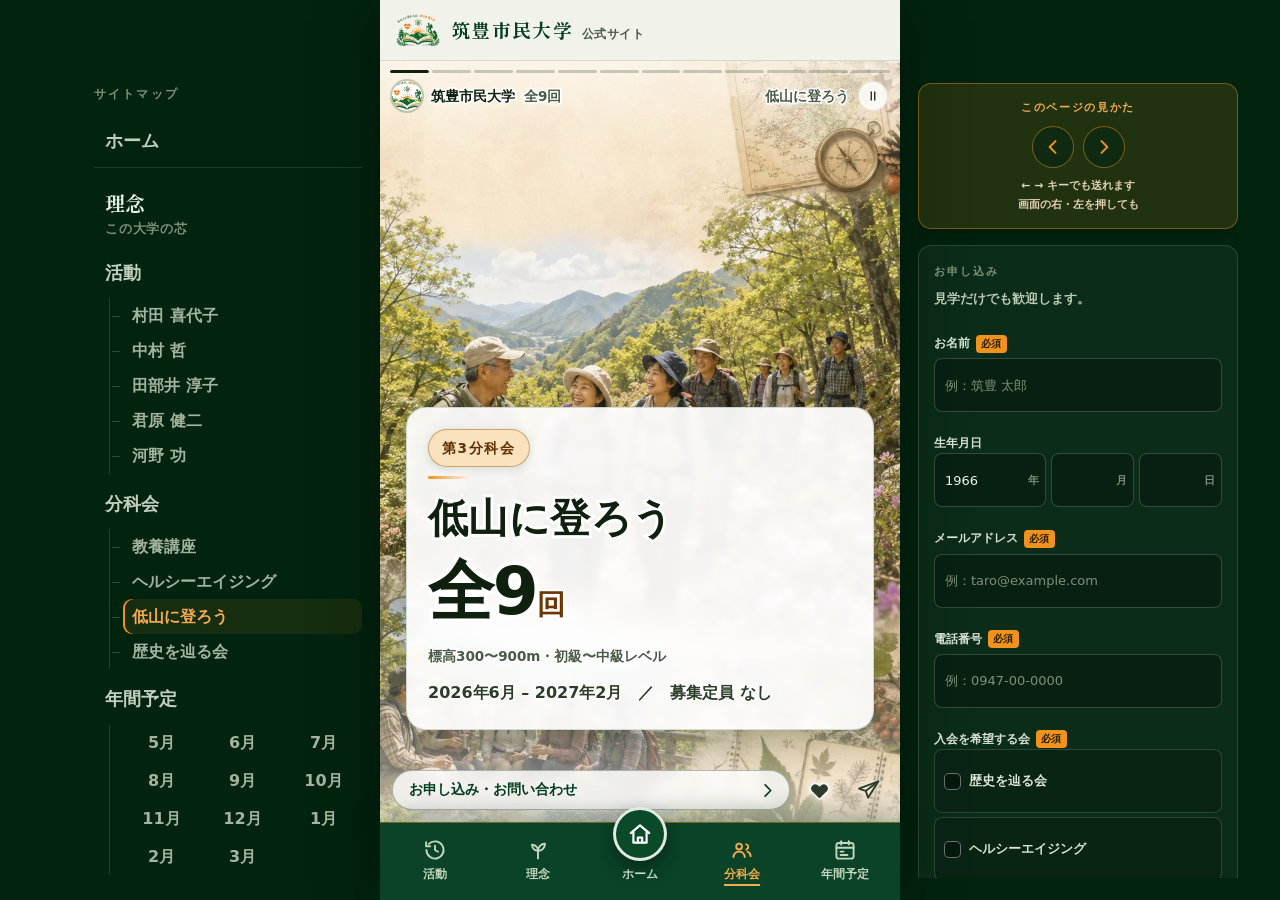
<file: kai-teizan.html>
<!DOCTYPE html>
<html lang="ja">
<head>
<meta charset="utf-8">
<meta name="viewport" content="width=device-width, initial-scale=1, viewport-fit=cover">
<title>低山に登ろう｜筑豊市民大学</title>
<meta name="description" content="筑豊市民大学の低山に登ろう（第3分科会）。標高300〜900m・初級〜中級レベル。2026年6月から全9回、募集定員 なし。日程・内容・講師を、1回ずつご覧いただけます。">
<meta name="theme-color" content="#033D20">
<meta name="format-detection" content="telephone=no, date=no, address=no, email=no">
<link rel="canonical" href="https://chikuho.uk/kai-teizan.html">
<meta property="og:type" content="website">
<meta property="og:locale" content="ja_JP">
<meta property="og:site_name" content="筑豊市民大学 | 公式サイト">
<meta property="og:title" content="低山に登ろう｜筑豊市民大学">
<meta property="og:description" content="筑豊市民大学の低山に登ろう（第3分科会）。標高300〜900m・初級〜中級レベル。2026年6月から全9回、募集定員 なし。日程・内容・講師を、1回ずつご覧いただけます。">
<meta property="og:url" content="https://chikuho.uk/kai-teizan.html">
<!-- X・LINE などに貼ったときの絵。1200x630。中身は真ん中に寄せてあるので、
     正方形に切られる置き場でもロゴが欠けない。透過のままだと黒地で潰れるため、
     紙色を敷いたものを別に用意している（ロゴそのものは透過）。 -->
<meta property="og:image" content="https://chikuho.uk/og.png">
<meta property="og:image:type" content="image/png">
<meta property="og:image:width" content="1200">
<meta property="og:image:height" content="630">
<meta property="og:image:alt" content="筑豊市民大学のロゴ">
<meta name="twitter:card" content="summary_large_image">
<meta name="twitter:title" content="低山に登ろう｜筑豊市民大学">
<meta name="twitter:description" content="筑豊市民大学の低山に登ろう（第3分科会）。標高300〜900m・初級〜中級レベル。2026年6月から全9回、募集定員 なし。日程・内容・講師を、1回ずつご覧いただけます。">
<meta name="twitter:image" content="https://chikuho.uk/og.png">
<meta name="twitter:image:alt" content="筑豊市民大学のロゴ">
<!-- ファビコン。データURIで埋め込んではいけない（Googleはクロールできる
     実ファイルのURLしか読まないため、埋め込むと検索結果に出ない）。
     Google は 48 の倍数を薦めているので 48/96/192 を置いてある。 -->
<!-- ファビコン。Google は 48px 以上（48の倍数）しか検索結果に使わないので、
     大きいものを先に並べる。小さいほうを先頭に置くと、それを掴んで
     「小さすぎる」と捨てられ、地球儀のままになりかねない。 -->
<link rel="icon" href="/favicon.ico" sizes="48x48">
<link rel="icon" type="image/png" sizes="192x192" href="/favicon-192.png">
<link rel="icon" type="image/png" sizes="96x96" href="/favicon-96.png">
<link rel="icon" type="image/png" sizes="48x48" href="/favicon-48.png">
<!-- ここから下はブラウザのタブ用。字を大きくした版を使う -->
<link rel="icon" type="image/png" sizes="32x32" href="/favicon-tab-32.png">
<link rel="icon" type="image/png" sizes="16x16" href="/favicon-tab-16.png">
<link rel="apple-touch-icon" href="/apple-touch-icon.png">
<link rel="manifest" href="/site.webmanifest">
<link rel="preconnect" href="https://fonts.googleapis.com">
<link rel="preconnect" href="https://fonts.gstatic.com" crossorigin>
<!-- 書体は Google から取り寄せている。描画待ちに入れると、向こうが遅い回線では
     そのあいだ真っ白になる。media="print" で取り寄せだけ先に始め、届いた時点で
     本文へ適用する。JavaScript が無い環境には noscript の控えを置く。 -->
<link id="webfont" rel="stylesheet" media="print" href="https://fonts.googleapis.com/css2?family=Shippori+Mincho+B1:wght@600;700;800&family=Zen+Kaku+Gothic+New:wght@400;500;700;900&display=swap">
<noscript><link rel="stylesheet" href="https://fonts.googleapis.com/css2?family=Shippori+Mincho+B1:wght@600;700;800&family=Zen+Kaku+Gothic+New:wght@400;500;700;900&display=swap"></noscript>
<link rel="stylesheet" href="css/site.css">
<link rel="stylesheet" href="css/story.css">
<link rel="stylesheet" href="css/page.css">
<script>
(function () {
  var f = document.getElementById('webfont');
  if (!f) return;
  var on = function () { f.media = 'all'; };
  if (f.sheet) on(); else f.addEventListener('load', on);
})();
</script>
<script src="js/site.js" defer></script>
<script src="js/home.js" defer></script>
<script src="js/story.js" defer></script>
</head>
<body data-page="kai" data-kai="teizan" data-kai-name="低山に登ろう">
<div class="column">
<a class="skip" href="#story">本文へ移動</a>

<header class="head">
  <a class="head__home" href="/" aria-label="ホームへ">
    <img class="head__mark" src="logo-mark.png" alt="" width="44" height="32" decoding="async" fetchpriority="high">
    <span class="head__name">筑豊市民大学<small>公式サイト</small></span>
  </a>
</header>

  <section class="story" id="story" role="main" aria-label="低山に登ろう">

    <!-- 上のゲージ。枚数ぶんに割れる -->
    <div class="story__bars" aria-hidden="true">
      <div class="story__bar"><i></i></div>
      <div class="story__bar"><i></i></div>
      <div class="story__bar"><i></i></div>
      <div class="story__bar"><i></i></div>
      <div class="story__bar"><i></i></div>
      <div class="story__bar"><i></i></div>
      <div class="story__bar"><i></i></div>
      <div class="story__bar"><i></i></div>
      <div class="story__bar"><i></i></div>
      <div class="story__bar"><i></i></div>
      <div class="story__bar"><i></i></div>
      <div class="story__bar"><i></i></div>
    </div>

    <div class="story__head">
      <img class="story__face" src="logo-mark.png" alt="" width="30" height="22" decoding="async">
      <span class="story__name">筑豊市民大学</span>
      <span class="story__time">全9回</span>
      <span class="story__sect" id="storySect"></span>
      <button type="button" class="story__pause" id="storyPause" aria-pressed="false" aria-label="自動送りを止める">
        <svg viewBox="0 0 24 24" aria-hidden="true" focusable="false"><path d="M9 5v14M15 5v14" fill="none" stroke="currentColor" stroke-width="2.2" stroke-linecap="round"/></svg>
      </button>
    </div>

    <div class="story__track" id="storyTrack">

      <article class="slide slide--hero" id="teizan1" data-sect="低山に登ろう">
        <div class="slide__photo" style="background-image:url([data-uri])">
          <img src="assets/kai/teizan.webp" alt="低山に登ろうの活動のようす"
               width="900" height="1600" decoding="async" fetchpriority="high">
        </div>
        <div class="slide__body">
          <div class="heroCard">
            <p class="slide__eyebrow">第3分科会</p>
            <h1 class="slide__h">低山に登ろう</h1>
            <p class="slide__big"><b>全9<i>回</i></b><span>標高300〜900m・初級〜中級レベル</span></p>
            <p class="slide__lead">2026年6月 – 2027年2月　／　募集定員 なし</p>
          </div>
        </div>
      </article>

      <article class="slide slide--top" id="teizan2" data-sect="低山に登ろう">
        <div class="slide__body">
          <p class="slide__eyebrow">どんな会か</p>
          <h2 class="slide__h slide__h--sans">標高300〜900m・初級〜中級レベル</h2>
          <p class="slide__lead">月に一度近隣にある低山に登り四季折々の自然を楽しみます。併せて中高年者の健康増進と、ふれあいに努めます。</p>
          <p class="slide__lead">今や中高年の山登りはブームとなっていますが、「一人で登るのはどうも」と思われている方々、楽しくて健康になる里山登りにどうぞご参加下さい。</p>
          <p class="ses__who ses__who--flat"><span>講師</span><b>唐嶋 章弘</b><em>好日山荘／日本山岳ガイド協会認定登山ガイド</em></p>
        </div>
      </article>

      <article class="slide slide--ses" id="teizans1" data-sect="第1回">
        <div class="slide__body">
          <div class="ses__card">
            <p class="ses__no">第1回<span class="sr">　</span><span class="ses__tag ses__tag--warn">7:30 集合</span></p>
            <p class="ses__when"><b>6<i>月</i>28<i>日</i></b><em class="ses__dow is-sun">日</em><span class="ses__yr">2026年</span></p>
            <p class="ses__time">8:30 – 14:00</p>
            <h2 class="ses__topic">戸城山</h2>
            <p class="ses__sub">318m ／ 赤村</p>
            <p class="ses__note">はじめの一座は赤村の戸城山。熱中症対策のため、集合は7:30です。</p>
          </div>
        </div>
      </article>

      <article class="slide slide--ses" id="teizans2" data-sect="第2回">
        <div class="slide__body">
          <div class="ses__card">
            <p class="ses__no">第2回<span class="sr">　</span><span class="ses__tag ses__tag--warn">7:30 集合</span></p>
            <p class="ses__when"><b>7<i>月</i>26<i>日</i></b><em class="ses__dow is-sun">日</em><span class="ses__yr">2026年</span></p>
            <p class="ses__time">7:30 – 14:00</p>
            <h2 class="ses__topic">関の山 〜 大山</h2>
            <p class="ses__sub">359m 〜 295m ／ 田川市</p>
            <p class="ses__note">関の山から大山へ、稜線をつないで歩きます。熱中症対策のため7:30集合。</p>
          </div>
        </div>
      </article>

      <article class="slide slide--ses" id="teizans3" data-sect="第3回">
        <div class="slide__body">
          <div class="ses__card">
            <p class="ses__no">第3回<span class="sr">　</span><span class="ses__tag">室内</span></p>
            <p class="ses__when"><b>8<i>月</i>23<i>日</i></b><em class="ses__dow is-sun">日</em><span class="ses__yr">2026年</span></p>
            <p class="ses__time">10:00 – 12:00</p>
            <h2 class="ses__topic">講座【登山アプリの使い方】</h2>
            <p class="ses__note">夏の一日は室内で。地図アプリの使い方を覚えて、道迷いを防ぎます。</p>
            <p class="ses__who"><span>講師</span><b>唐嶋 章弘</b><em>好日山荘／日本山岳ガイド協会認定登山ガイド</em></p>
          </div>
        </div>
      </article>

      <article class="slide slide--ses" id="teizans4" data-sect="第4回">
        <div class="slide__body">
          <div class="ses__card">
            <p class="ses__no">第4回</p>
            <p class="ses__when"><b>9<i>月</i>27<i>日</i></b><em class="ses__dow is-sun">日</em><span class="ses__yr">2026年</span></p>
            <p class="ses__time">8:00 – 16:00</p>
            <h2 class="ses__topic">高良山</h2>
            <p class="ses__sub">408m ／ 久留米市・バスハイク</p>
            <p class="ses__note">この回はバスで久留米へ。高良大社をいただく、筑後平野の見晴らし。</p>
          </div>
        </div>
      </article>

      <article class="slide slide--ses" id="teizans5" data-sect="第5回">
        <div class="slide__body">
          <div class="ses__card">
            <p class="ses__no">第5回</p>
            <p class="ses__when"><b>10<i>月</i>18<i>日</i></b><em class="ses__dow is-sun">日</em><span class="ses__yr">2026年</span></p>
            <p class="ses__time">8:30 – 14:00</p>
            <h2 class="ses__topic">会員希望の山</h2>
            <p class="ses__sub">行き先はみなさんで決めます</p>
            <p class="ses__note">登ってみたい山を出しあって決める回。希望をお寄せください。</p>
          </div>
        </div>
      </article>

      <article class="slide slide--ses" id="teizans6" data-sect="第6回">
        <div class="slide__body">
          <div class="ses__card">
            <p class="ses__no">第6回</p>
            <p class="ses__when"><b>11<i>月</i>29<i>日</i></b><em class="ses__dow is-sun">日</em><span class="ses__yr">2026年</span></p>
            <p class="ses__time">8:30 – 14:00</p>
            <h2 class="ses__topic">龍王山</h2>
            <p class="ses__sub">615m ／ 飯塚市</p>
            <p class="ses__note">この一年でいちばん高い615m。晩秋の飯塚を見おろします。</p>
          </div>
        </div>
      </article>

      <article class="slide slide--ses" id="teizans7" data-sect="第7回">
        <div class="slide__body">
          <div class="ses__card">
            <p class="ses__no">第7回</p>
            <p class="ses__when"><b>12<i>月</i>19<i>日</i></b><em class="ses__dow is-sat">土</em><span class="ses__yr">2026年</span></p>
            <p class="ses__time">8:30 – 14:00</p>
            <h2 class="ses__topic">笠置山</h2>
            <p class="ses__sub">425m ／ 宮若市</p>
            <p class="ses__note">冬枯れの木立は見通しがよく、遠くの山なみまで見えます。</p>
          </div>
        </div>
      </article>

      <article class="slide slide--ses" id="teizans8" data-sect="第8回">
        <div class="slide__body">
          <div class="ses__card">
            <p class="ses__no">第8回</p>
            <p class="ses__when"><b>1<i>月</i>31<i>日</i></b><em class="ses__dow is-sun">日</em><span class="ses__yr">2027年</span></p>
            <p class="ses__time">8:30 – 14:00</p>
            <h2 class="ses__topic">金満山</h2>
            <p class="ses__sub">526m ／ 香春町</p>
            <p class="ses__note">冬の澄んだ空気のなかを、香春の山へ。</p>
          </div>
        </div>
      </article>

      <article class="slide slide--ses" id="teizans9" data-sect="第9回">
        <div class="slide__body">
          <div class="ses__card">
            <p class="ses__no">第9回</p>
            <p class="ses__when"><b>2<i>月</i>28<i>日</i></b><em class="ses__dow is-sun">日</em><span class="ses__yr">2027年</span></p>
            <p class="ses__time">8:30 – 14:00</p>
            <h2 class="ses__topic">大法山 〜 白馬山</h2>
            <p class="ses__sub">232m 〜 261m ／ 嘉麻市</p>
            <p class="ses__note">一年の締めくくりは、嘉麻の二座をつないで。春の気配をさがしながら。</p>
          </div>
        </div>
      </article>

      <article class="slide slide--top" id="teizan9" data-sect="お申し込み">
        <div class="slide__body">
          <p class="slide__eyebrow">お申し込み</p>
          <h2 class="slide__h">まず、聞きにきてください。</h2>
          <p class="slide__lead">見学だけでも歓迎します。募集定員 なし。お申し込みとお問い合わせは、フォームで承ります。</p>
          <nav class="slide__go" aria-label="お申し込み">
            <a class="slide__goBtn" href="/#join">お申し込みはこちらから<span aria-hidden="true">›</span></a>
            <a class="slide__goBtn slide__goBtn--sub" href="nenkan.html">年間予定を見る<span aria-hidden="true">›</span></a>
            <a class="slide__goBtn slide__goBtn--sub" href="bunkakai.html">ほかの会を見る<span aria-hidden="true">›</span></a>
          </nav>
        </div>
      </article>

    </div>

    <button type="button" class="story__sr" id="storyPrevSr">前のストーリーへ</button>
    <button type="button" class="story__sr" id="storyNextSr">次のストーリーへ</button>

    <!-- 下の帯。実際に届く先が無い入力欄は置かず、サイト内の申し込み欄へ通す -->
    <div class="story__foot">
      <a class="story__msg story__msgGo" href="/#join">
        <span>お申し込み・お問い合わせ</span>
        <svg viewBox="0 0 24 24" aria-hidden="true" focusable="false"><path d="M9 5l7 7-7 7" fill="none" stroke="currentColor" stroke-width="2.2" stroke-linecap="round" stroke-linejoin="round"/></svg>
      </a>
      <button type="button" class="story__act" id="storyHeart" aria-pressed="false" aria-label="いいねする">
        <span class="tip" aria-hidden="true">ありがとうございます！</span>
        <svg viewBox="0 0 24 24" aria-hidden="true" focusable="false"><path d="M12 20.6 4.3 13a4.7 4.7 0 0 1 6.6-6.6l1.1 1.1 1.1-1.1A4.7 4.7 0 0 1 19.7 13z" fill="currentColor" stroke="#fff" stroke-width="1.4" stroke-linejoin="round"/></svg>
      </button>
      <button type="button" class="story__act" id="storyShare" aria-label="共有する">
        <svg viewBox="0 0 24 24" aria-hidden="true" focusable="false"><path d="M21.5 3.2 2.8 10.1l6.5 2.3 2.3 6.5z" fill="none" stroke="currentColor" stroke-width="1.8" stroke-linejoin="round"/><path d="M21.5 3.2 9.3 12.4" fill="none" stroke="currentColor" stroke-width="1.8"/></svg>
      </button>
    </div>

    <!-- 開いた直後だけ出る案内。ストーリーであること・横に送れることを伝える -->
    <div class="storyGuide" id="storyGuide" aria-hidden="true">
      <span class="storyGuide__badge">ストーリー</span>
      <div class="storyGuide__row">
        <span class="storyGuide__arrow storyGuide__arrow--l">
          <svg viewBox="0 0 24 24" focusable="false"><path d="M15 5 8 12l7 7" fill="none" stroke="currentColor" stroke-width="2.6" stroke-linecap="round" stroke-linejoin="round"/></svg>
        </span>
        <span class="storyGuide__pill">横にスワイプ</span>
        <span class="storyGuide__arrow storyGuide__arrow--r">
          <svg viewBox="0 0 24 24" focusable="false"><path d="M9 5l7 7-7 7" fill="none" stroke="currentColor" stroke-width="2.6" stroke-linecap="round" stroke-linejoin="round"/></svg>
        </span>
      </div>
      <span class="storyGuide__note">画面の右・左をタップしても送れます</span>
    </div>
  </section>


<nav class="nav" aria-label="サイト内メニュー">
  <a class="nav__link" href="katsudo.html"><svg width="24" height="24" viewBox="0 0 24 24" fill="none" stroke="currentColor" stroke-width="1.9" stroke-linecap="round" stroke-linejoin="round" aria-hidden="true"><path d="M3.4 12a8.6 8.6 0 1 0 2.5-6.1"/><path d="M3.1 4.2v4.1h4.1"/><path d="M12 7.7V12l3 1.8"/></svg><span class="nav__label">活動</span></a>
  <a class="nav__link" href="rinen.html"><svg width="24" height="24" viewBox="0 0 24 24" fill="none" stroke="currentColor" stroke-width="1.9" stroke-linecap="round" stroke-linejoin="round" aria-hidden="true"><path d="M12 20.4v-7.6"/><path d="M12 12.8C12 9.4 9.4 6.8 6 6.8c0 3.4 2.6 6 6 6Z"/><path d="M12 12.8c0-4 3-7 7-7 0 4-3 7-7 7Z"/></svg><span class="nav__label">理念</span></a>
  <a class="nav__link nav__link--center" href="/"><span class="nav__badge"><svg width="26" height="26" viewBox="0 0 24 24" fill="none" stroke="#ffffff" stroke-width="2" stroke-linecap="round" stroke-linejoin="round" aria-hidden="true"><path d="M3.5 11.2 12 4l8.5 7.2"/><path d="M5.9 9.7V20h12.2V9.7"/><path d="M10 20v-4.7h4V20"/></svg></span><span class="nav__label">ホーム</span></a>
  <a class="nav__link is-active" href="bunkakai.html" aria-current="page"><svg width="24" height="24" viewBox="0 0 24 24" fill="none" stroke="currentColor" stroke-width="1.9" stroke-linecap="round" stroke-linejoin="round" aria-hidden="true"><circle cx="9.1" cy="8.5" r="2.9"/><path d="M3.5 19.1a5.6 5.6 0 0 1 11.2 0"/><path d="M16.3 6.3a2.7 2.7 0 0 1 0 5.2"/><path d="M17.5 13.7a5 5 0 0 1 3.1 4.6"/></svg><span class="nav__label">分科会</span></a>
  <a class="nav__link" href="nenkan.html"><svg width="24" height="24" viewBox="0 0 24 24" fill="none" stroke="currentColor" stroke-width="1.9" stroke-linecap="round" stroke-linejoin="round" aria-hidden="true"><rect x="3.4" y="5" width="17.2" height="15.6" rx="2.4"/><path d="M3.4 9.8h17.2"/><path d="M8.2 3.2v3.4"/><path d="M15.8 3.2v3.4"/><path d="M7.6 13.6h3"/><path d="M7.6 17h6.8"/></svg><span class="nav__label">年間予定</span></a>
</nav>
</div>
<!-- PC で見たときの、柱の外の両側。あくまで添えもの。
     幅の足りない画面では css で出さないようにしてある。
     ヘッダーやタブバーと同じで、9ページすべてに同じものを写している。 -->
<aside class="siteRail siteRail--left" aria-label="サイトマップ">
  <p class="siteRail__cap">サイトマップ</p>
  <nav class="tree">
    <ul class="tree__list">
      <li class="tree__item"><a href="/">ホーム</a></li>
      <li class="tree__item tree__item--main">
        <a href="rinen.html">理念<em>この大学の芯</em></a>
      </li>
      <li class="tree__item">
        <a href="katsudo.html">活動</a>
        <ul class="tree__sub">
          <li><a href="katsudo.html#murata">村田 喜代子</a></li>
          <li><a href="katsudo.html#nakamura">中村 哲</a></li>
          <li><a href="katsudo.html#tabei">田部井 淳子</a></li>
          <li><a href="katsudo.html#kimihara">君原 健二</a></li>
          <li><a href="katsudo.html#kawano">河野 功</a></li>
        </ul>
      </li>
      <li class="tree__item">
        <a href="bunkakai.html">分科会</a>
        <ul class="tree__sub">
          <li><a href="kai-kyoyo.html">教養講座</a></li>
          <li><a href="kai-healthy.html">ヘルシーエイジング</a></li>
          <li><a href="kai-teizan.html" aria-current="page">低山に登ろう</a></li>
          <li><a href="kai-history.html">歴史を辿る会</a></li>
        </ul>
      </li>
      <li class="tree__item">
        <a href="nenkan.html">年間予定</a>
        <ul class="tree__sub tree__sub--months">
          <li><a href="nenkan.html#m5">5月</a></li>
          <li><a href="nenkan.html#m6">6月</a></li>
          <li><a href="nenkan.html#m7">7月</a></li>
          <li><a href="nenkan.html#m8">8月</a></li>
          <li><a href="nenkan.html#m9">9月</a></li>
          <li><a href="nenkan.html#m10">10月</a></li>
          <li><a href="nenkan.html#m11">11月</a></li>
          <li><a href="nenkan.html#m12">12月</a></li>
          <li><a href="nenkan.html#m1">1月</a></li>
          <li><a href="nenkan.html#m2">2月</a></li>
          <li><a href="nenkan.html#m3">3月</a></li>
        </ul>
      </li>
    </ul>
  </nav>
</aside>

<aside class="siteRail siteRail--right" aria-label="お申し込みと、このページの案内">
  <div class="railGuide">
    <p class="railGuide__cap">このページの見かた</p>
    <div class="railGuide__btns">
      <button type="button" class="railGuide__btn" id="storySidePrev" aria-label="前のストーリーへ"><svg viewBox="0 0 24 24" aria-hidden="true" focusable="false"><path d="M15 5 8 12l7 7" fill="none" stroke="currentColor" stroke-width="2.4" stroke-linecap="round" stroke-linejoin="round"/></svg></button>
      <button type="button" class="railGuide__btn" id="storySideNext" aria-label="次のストーリーへ"><svg viewBox="0 0 24 24" aria-hidden="true" focusable="false"><path d="M9 5l7 7-7 7" fill="none" stroke="currentColor" stroke-width="2.4" stroke-linecap="round" stroke-linejoin="round"/></svg></button>
    </div>
    <p class="railGuide__text">← → キーでも送れます<br>画面の右・左を押しても</p>
  </div>

  <!-- 幅にゆとりがある画面では、フォームそのものを置く。思い立ったときに
       ページを移らずに申し込めるようにするため。狭い画面では下の札に戻る。 -->
  <div class="railJoin railJoin--form">
    <p class="railJoin__cap">お申し込み</p>
    <p class="railJoin__lead">見学だけでも歓迎します。</p>

    <form class="jform jform--rail" action="/api/join" method="post" novalidate>
      <!-- 人には見えない欄。欄という欄を埋めていく機械を見分けるためだけに置く。
           読み上げからは外し、タブでも止まらないので、人が触ることはない。 -->
      <div class="jf__trap" aria-hidden="true">
        <label>確認<input type="text" name="kakunin" tabindex="-1" autocomplete="off"></label>
      </div>
      <div class="jf">
        <label class="jf__label" for="rf-name">お名前<span class="jf__req">必須</span></label>
        <input class="jf__in" id="rf-name" name="entry.1279542342" type="text"
               autocomplete="name" placeholder="例：筑豊 太郎" required>
        <p class="jf__err" data-err="name" hidden></p>
      </div>

      <fieldset class="jf">
        <legend class="jf__label">生年月日</legend>
        <div class="jf__date">
          <span class="jf__sel"><select name="entry.1074325515_year" aria-label="年"><option value="" selected disabled></option><option value="2026">2026</option><option value="2025">2025</option><option value="2024">2024</option><option value="2023">2023</option><option value="2022">2022</option><option value="2021">2021</option><option value="2020">2020</option><option value="2019">2019</option><option value="2018">2018</option><option value="2017">2017</option><option value="2016">2016</option><option value="2015">2015</option><option value="2014">2014</option><option value="2013">2013</option><option value="2012">2012</option><option value="2011">2011</option><option value="2010">2010</option><option value="2009">2009</option><option value="2008">2008</option><option value="2007">2007</option><option value="2006">2006</option><option value="2005">2005</option><option value="2004">2004</option><option value="2003">2003</option><option value="2002">2002</option><option value="2001">2001</option><option value="2000">2000</option><option value="1999">1999</option><option value="1998">1998</option><option value="1997">1997</option><option value="1996">1996</option><option value="1995">1995</option><option value="1994">1994</option><option value="1993">1993</option><option value="1992">1992</option><option value="1991">1991</option><option value="1990">1990</option><option value="1989">1989</option><option value="1988">1988</option><option value="1987">1987</option><option value="1986">1986</option><option value="1985">1985</option><option value="1984">1984</option><option value="1983">1983</option><option value="1982">1982</option><option value="1981">1981</option><option value="1980">1980</option><option value="1979">1979</option><option value="1978">1978</option><option value="1977">1977</option><option value="1976">1976</option><option value="1975">1975</option><option value="1974">1974</option><option value="1973">1973</option><option value="1972">1972</option><option value="1971">1971</option><option value="1970">1970</option><option value="1969">1969</option><option value="1968">1968</option><option value="1967">1967</option><option value="1966">1966</option><option value="1965">1965</option><option value="1964">1964</option><option value="1963">1963</option><option value="1962">1962</option><option value="1961">1961</option><option value="1960">1960</option><option value="1959">1959</option><option value="1958">1958</option><option value="1957">1957</option><option value="1956">1956</option><option value="1955">1955</option><option value="1954">1954</option><option value="1953">1953</option><option value="1952">1952</option><option value="1951">1951</option><option value="1950">1950</option><option value="1949">1949</option><option value="1948">1948</option><option value="1947">1947</option><option value="1946">1946</option><option value="1945">1945</option><option value="1944">1944</option><option value="1943">1943</option><option value="1942">1942</option><option value="1941">1941</option><option value="1940">1940</option><option value="1939">1939</option><option value="1938">1938</option><option value="1937">1937</option><option value="1936">1936</option><option value="1935">1935</option><option value="1934">1934</option><option value="1933">1933</option><option value="1932">1932</option><option value="1931">1931</option><option value="1930">1930</option><option value="1929">1929</option><option value="1928">1928</option><option value="1927">1927</option><option value="1926">1926</option><option value="1925">1925</option><option value="1924">1924</option><option value="1923">1923</option><option value="1922">1922</option><option value="1921">1921</option><option value="1920">1920</option></select><i>年</i></span>
          <span class="jf__sel"><select name="entry.1074325515_month" aria-label="月"><option value="" selected disabled></option><option value="1">1</option><option value="2">2</option><option value="3">3</option><option value="4">4</option><option value="5">5</option><option value="6">6</option><option value="7">7</option><option value="8">8</option><option value="9">9</option><option value="10">10</option><option value="11">11</option><option value="12">12</option></select><i>月</i></span>
          <span class="jf__sel"><select name="entry.1074325515_day" aria-label="日"><option value="" selected disabled></option><option value="1">1</option><option value="2">2</option><option value="3">3</option><option value="4">4</option><option value="5">5</option><option value="6">6</option><option value="7">7</option><option value="8">8</option><option value="9">9</option><option value="10">10</option><option value="11">11</option><option value="12">12</option><option value="13">13</option><option value="14">14</option><option value="15">15</option><option value="16">16</option><option value="17">17</option><option value="18">18</option><option value="19">19</option><option value="20">20</option><option value="21">21</option><option value="22">22</option><option value="23">23</option><option value="24">24</option><option value="25">25</option><option value="26">26</option><option value="27">27</option><option value="28">28</option><option value="29">29</option><option value="30">30</option><option value="31">31</option></select><i>日</i></span>
        </div>
      </fieldset>

      <div class="jf">
        <label class="jf__label" for="rf-mail">メールアドレス<span class="jf__req">必須</span></label>
        <input class="jf__in" id="rf-mail" name="entry.458126145" type="email"
               inputmode="email" autocomplete="email" placeholder="例：taro@example.com" required>
        <p class="jf__err" data-err="mail" hidden></p>
      </div>

      <div class="jf">
        <label class="jf__label" for="rf-tel">電話番号<span class="jf__req">必須</span></label>
        <input class="jf__in" id="rf-tel" name="entry.2120756839" type="tel"
               inputmode="tel" autocomplete="tel" placeholder="例：0947-00-0000" required>
        <p class="jf__err" data-err="tel" hidden></p>
      </div>

      <fieldset class="jf">
        <legend class="jf__label">入会を希望する会<span class="jf__req">必須</span></legend>
        <div class="jf__picks">
          <label class="pick">
            <input type="checkbox" name="entry.939298798" value="歴史をたどる会">
            <span class="pick__box" aria-hidden="true"></span>
            <span class="pick__text"><b>歴史を辿る会</b></span>
          </label>
          <label class="pick">
            <input type="checkbox" name="entry.939298798" value="ヘルシー健康講座">
            <span class="pick__box" aria-hidden="true"></span>
            <span class="pick__text"><b>ヘルシーエイジング</b></span>
          </label>
          <label class="pick">
            <input type="checkbox" name="entry.939298798" value="低山山登り">
            <span class="pick__box" aria-hidden="true"></span>
            <span class="pick__text"><b>低山に登ろう</b></span>
          </label>
          <label class="pick">
            <input type="checkbox" name="entry.939298798" value="教養講座">
            <span class="pick__box" aria-hidden="true"></span>
            <span class="pick__text"><b>教養講座</b></span>
          </label>
        </div>
        <input type="hidden" name="entry.939298798_sentinel" value="">
        <p class="jf__err" data-err="kai" hidden></p>
      </fieldset>

      <div class="jf">
        <span class="jf__label">年会費のご案内</span>
        <output class="jfee">
          <b class="jfee__yen">¥0</b>
          <span class="jfee__note">受けたい会をえらんでください。</span>
        </output>
        <input type="hidden" name="entry.1699267920" value="">
      </div>

      <div class="jf">
        <label class="jagree">
          <input type="checkbox" name="entry.1335746439" value="入力した内容を確認し、筑豊市民大学への入会を申し込みます。" required>
          <input type="hidden" name="entry.1335746439" value="個人情報の取り扱いに同意します。" disabled>
          <span class="jagree__box" aria-hidden="true"></span>
          <span class="jagree__text">入力した内容を確認し、筑豊市民大学への入会を申し込みます。個人情報の取り扱いに同意します。<span class="jf__req">必須</span></span>
        </label>
        <input type="hidden" name="entry.1335746439_sentinel" value="">
        <p class="jf__err" data-err="agree" hidden></p>
      </div>

      <p class="jform__alert" role="alert" hidden></p>
      <button class="btn btn--primary jform__send" type="submit">この内容で申し込む</button>
    </form>

    <div class="jdone" role="status" hidden>
      <p class="jdone__h">お申し込みを受け付けました。</p>
      <p class="jdone__text">事務局に届きしだい、担当者からご連絡し、お支払いの方法をご案内します。</p>
    </div>
  </div>

  <!-- 幅が足りない画面では、フォームのある場所へ渡すだけにする -->
  <div class="railJoin railJoin--card">
    <p class="railJoin__cap">お申し込み</p>
    <p class="railJoin__lead">見学だけでも歓迎します。<br>こちらのフォームからどうぞ。</p>
    <a class="railJoin__btn" href="/#join">お申し込みフォームへ<span aria-hidden="true">›</span></a>
    <p class="railJoin__note">年会費 1講座 10,000円<br>途中入会は月割りです</p>
  </div>
</aside>
</body>
</html>
</file>
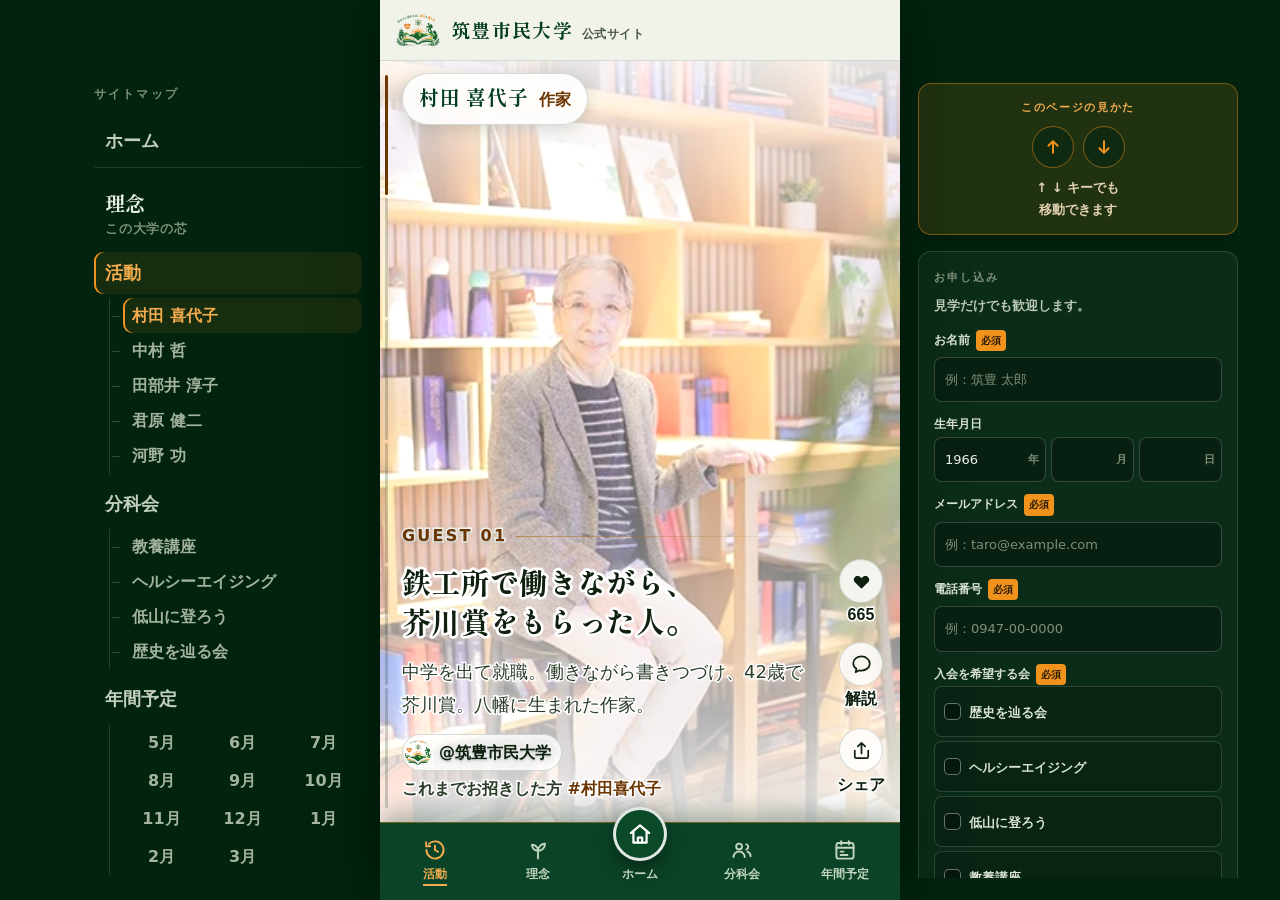
<file: katsudo.html>
<!DOCTYPE html>
<html lang="ja">
<head>
<meta charset="utf-8">
<meta name="viewport" content="width=device-width, initial-scale=1, viewport-fit=cover">
<title>活動｜筑豊市民大学</title>
<meta name="description" content="筑豊市民大学がお招きしてきた方々。作家の村田喜代子さん、医師の中村哲さん、登山家の田部井淳子さん、マラソンの君原健二さん。次回は JAXA 特任教授の河野功さんです。">
<meta name="theme-color" content="#033D20">
<meta name="format-detection" content="telephone=no, date=no, address=no, email=no">
<link rel="canonical" href="https://chikuho.uk/katsudo.html">
<meta property="og:type" content="website">
<meta property="og:locale" content="ja_JP">
<meta property="og:site_name" content="筑豊市民大学 | 公式サイト">
<meta property="og:title" content="活動｜筑豊市民大学">
<meta property="og:description" content="筑豊市民大学がお招きしてきた方々。作家の村田喜代子さん、医師の中村哲さん、登山家の田部井淳子さん、マラソンの君原健二さん。次回は JAXA 特任教授の河野功さんです。">
<meta property="og:url" content="https://chikuho.uk/katsudo.html">
<!-- X・LINE などに貼ったときの絵。1200x630。中身は真ん中に寄せてあるので、
     正方形に切られる置き場でもロゴが欠けない。透過のままだと黒地で潰れるため、
     紙色を敷いたものを別に用意している（ロゴそのものは透過）。 -->
<meta property="og:image" content="https://chikuho.uk/og.png">
<meta property="og:image:type" content="image/png">
<meta property="og:image:width" content="1200">
<meta property="og:image:height" content="630">
<meta property="og:image:alt" content="筑豊市民大学のロゴ">
<meta name="twitter:card" content="summary_large_image">
<meta name="twitter:title" content="活動｜筑豊市民大学">
<meta name="twitter:description" content="筑豊市民大学がお招きしてきた方々。作家の村田喜代子さん、医師の中村哲さん、登山家の田部井淳子さん、マラソンの君原健二さん。次回は JAXA 特任教授の河野功さんです。">
<meta name="twitter:image" content="https://chikuho.uk/og.png">
<meta name="twitter:image:alt" content="筑豊市民大学のロゴ">
<!-- ファビコン。データURIで埋め込んではいけない（Googleはクロールできる
     実ファイルのURLしか読まないため、埋め込むと検索結果に出ない）。
     Google は 48 の倍数を薦めているので 48/96/192 を置いてある。 -->
<!-- ファビコン。Google は 48px 以上（48の倍数）しか検索結果に使わないので、
     大きいものを先に並べる。小さいほうを先頭に置くと、それを掴んで
     「小さすぎる」と捨てられ、地球儀のままになりかねない。 -->
<link rel="icon" href="/favicon.ico" sizes="48x48">
<link rel="icon" type="image/png" sizes="192x192" href="/favicon-192.png">
<link rel="icon" type="image/png" sizes="96x96" href="/favicon-96.png">
<link rel="icon" type="image/png" sizes="48x48" href="/favicon-48.png">
<!-- ここから下はブラウザのタブ用。字を大きくした版を使う -->
<link rel="icon" type="image/png" sizes="32x32" href="/favicon-tab-32.png">
<link rel="icon" type="image/png" sizes="16x16" href="/favicon-tab-16.png">
<link rel="apple-touch-icon" href="/apple-touch-icon.png">
<link rel="manifest" href="/site.webmanifest">
<link rel="preconnect" href="https://fonts.googleapis.com">
<link rel="preconnect" href="https://fonts.gstatic.com" crossorigin>
<!-- 書体は Google から取り寄せている。描画待ちに入れると、向こうが遅い回線では
     そのあいだ真っ白になる。media="print" で取り寄せだけ先に始め、届いた時点で
     本文へ適用する。JavaScript が無い環境には noscript の控えを置く。 -->
<link id="webfont" rel="stylesheet" media="print" href="https://fonts.googleapis.com/css2?family=Shippori+Mincho+B1:wght@600;700;800&family=Zen+Kaku+Gothic+New:wght@400;500;700;900&display=swap">
<noscript><link rel="stylesheet" href="https://fonts.googleapis.com/css2?family=Shippori+Mincho+B1:wght@600;700;800&family=Zen+Kaku+Gothic+New:wght@400;500;700;900&display=swap"></noscript>
<link rel="stylesheet" href="css/site.css">
<link rel="stylesheet" href="css/reel.css">
<script>
(function () {
  var f = document.getElementById('webfont');
  if (!f) return;
  var on = function () { f.media = 'all'; };
  if (f.sheet) on(); else f.addEventListener('load', on);
})();
</script>
<script src="js/site.js" defer></script>
<script src="js/home.js" defer></script>
<script src="js/reel.js" defer></script>
</head>
<body data-page="katsudo">
<div class="column">
<a class="skip" href="#reel">本文へ移動</a>

<header class="head">
  <a class="head__home" href="/" aria-label="ホームへ">
    <img class="head__mark" src="logo-mark.png" alt="" width="44" height="32" decoding="async" fetchpriority="high">
    <span class="head__name">筑豊市民大学<small>公式サイト</small></span>
  </a>
</header>

  <!-- 左端の進み具合。カードの枚数ぶんだけ目盛りを置く -->
  <div class="reelBar" id="reelBar" role="progressbar" aria-label="カードの進み具合"
       aria-valuemin="1" aria-valuemax="6" aria-valuenow="1">
    <i></i><i></i><i></i><i></i><i></i><i></i>
  </div>

  <main class="reel" id="reel" aria-label="これまでお招きした方（上下にスワイプして送る）">

    <!-- ─────────── 01 murata ─────────── -->
    <article class="card" id="murata" data-title="村田喜代子" style="--tint:#14512a">
      <p class="card__who"><b>村田 喜代子</b><span>作家</span></p>
      <div class="card__photo" style="background-image:url([data-uri])">
        <img src="assets/talk/01-murata.webp" width="347" height="521" alt="本棚の前に腰かける村田喜代子さん" decoding="async" fetchpriority="high" style="object-position:48% 26%">
      </div>
      <div class="card__main">
        <p class="card__eyebrow">GUEST 01</p>
        <h2 class="card__h">鉄工所で働きながら、<br>芥川賞をもらった人。</h2>
        <p class="card__lead">中学を出て就職。働きながら書きつづけ、42歳で芥川賞。八幡に生まれた作家。</p>
        
        
        
      </div>
      <div class="card__id">
        <a class="card__user" href="/">
          <img src="logo-mark.png" alt="" width="26" height="19" decoding="async">
          <b>@筑豊市民大学</b>
        </a>
        <p class="card__caption">これまでお招きした方 <em>#村田喜代子</em></p>
      </div>
      <nav class="card__rail" aria-label="村田喜代子への操作">
        <button type="button" class="rail rail--like" data-count="665" aria-pressed="false" aria-label="いいねする（現在 665件）"><span class="tip" aria-hidden="true">ありがとうございます！</span><span class="rail__icon" aria-hidden="true"><svg viewBox="0 0 24 24" focusable="false"><path d="M12 20.6 4.3 13a4.7 4.7 0 0 1 6.6-6.6l1.1 1.1 1.1-1.1A4.7 4.7 0 0 1 19.7 13z" fill="currentColor" stroke="#fff" stroke-width="1.4" stroke-linejoin="round"/></svg></span><b>665</b></button>
        <button type="button" class="rail rail--comment" aria-label="村田喜代子の解説を見る"><span class="rail__icon" aria-hidden="true"><svg viewBox="0 0 24 24" focusable="false"><path d="M12 3.6c-4.8 0-8.6 3.2-8.6 7.2 0 2.3 1.3 4.4 3.3 5.7l-.8 3.6 3.9-2a10 10 0 0 0 2.2.2c4.8 0 8.6-3.2 8.6-7.2S16.8 3.6 12 3.6Z" fill="none" stroke="currentColor" stroke-width="1.8" stroke-linejoin="round"/></svg></span><b>解説</b></button>
        <button type="button" class="rail rail--share" aria-label="このページを共有する"><span class="rail__icon" aria-hidden="true"><svg viewBox="0 0 24 24" focusable="false"><path d="M5 12v6.4A1.6 1.6 0 0 0 6.6 20h10.8a1.6 1.6 0 0 0 1.6-1.6V12" fill="none" stroke="currentColor" stroke-width="1.8" stroke-linecap="round"/><path d="M12 15V4.2M8.2 7.8 12 4l3.8 3.8" fill="none" stroke="currentColor" stroke-width="1.8" stroke-linecap="round" stroke-linejoin="round"/></svg></span><b>シェア</b></button>
      </nav>
      <!-- 開いた直後だけ出す案内。指で送れることが伝わらないという声があるので、
           1 枚目にいるあいだだけ 3.5 秒ほど出し、触ったらその時点で消す。 -->
      <div class="swipeGuide" id="swipeGuide" aria-hidden="true">
        <span class="swipeGuide__pill swipeGuide__pill--up">
          <svg viewBox="0 0 24 24" focusable="false"><path d="M12 19V5M6.5 10.5 12 5l5.5 5.5" fill="none" stroke="currentColor" stroke-width="2.4" stroke-linecap="round" stroke-linejoin="round"/></svg>
          上にスワイプ
        </span>
        <span class="swipeGuide__pill swipeGuide__pill--down">
          <svg viewBox="0 0 24 24" focusable="false"><path d="M12 5v14M6.5 13.5 12 19l5.5-5.5" fill="none" stroke="currentColor" stroke-width="2.4" stroke-linecap="round" stroke-linejoin="round"/></svg>
          下にスワイプ
        </span>
        <span class="swipeGuide__rail">
          <svg viewBox="0 0 24 24" focusable="false" aria-hidden="true"><path d="M7 12h9M12.5 8l4 4-4 4" fill="none" stroke="currentColor" stroke-width="2.2" stroke-linecap="round" stroke-linejoin="round"/></svg>
          いいね・解説・シェアも押せます
        </span>
      </div>
      <div class="card__sheet">
        <div class="note">
          <img class="note__face" src="logo-mark.png" alt="" width="30" height="22" decoding="async">
          <div>
            <p class="note__who">筑豊市民大学</p>
            <p class="note__q">村田喜代子さんという人。</p>
            <p class="note__text">1945年、福岡県八幡市（現在の北九州市八幡西区）生まれ。中学卒業後に鉄工所へ就職し、働きながら書きつづけた。1977年「水中の声」で九州芸術祭文学賞最優秀作、1987年「鍋の中」で第97回芥川賞。以後も女流文学賞、川端康成文学賞、芸術選奨文部大臣賞、野間文芸賞、読売文学賞などを受けている。</p>
          </div>
        </div>
        <p class="note__src">出典：新潮社・潮出版社の著者紹介、各文学賞の記録</p>
      </div>
    </article>
    <!-- ─────────── 02 nakamura ─────────── -->
    <article class="card" id="nakamura" data-title="中村哲" style="--tint:#155330">
      <p class="card__who"><b>中村 哲</b><span>医師</span></p>
      <div class="card__photo" style="background-image:url([data-uri])">
        <img src="assets/talk/02-nakamura.webp" width="676" height="896" alt="青空を背にした中村哲さん" decoding="async" loading="lazy" style="object-position:40% 22%">
      </div>
      <div class="card__main">
        <p class="card__eyebrow">GUEST 02</p>
        <h2 class="card__h">聴診器を置いて、<br>用水路を掘った。</h2>
        <p class="card__lead">診療所だけでは救えない命があると知って、乾いた大地に水を引いた福岡の医師。</p>
        
        
        
      </div>
      <div class="card__id">
        <a class="card__user" href="/">
          <img src="logo-mark.png" alt="" width="26" height="19" decoding="async">
          <b>@筑豊市民大学</b>
        </a>
        <p class="card__caption">これまでお招きした方 <em>#中村哲</em></p>
      </div>
      <nav class="card__rail" aria-label="中村哲への操作">
        <button type="button" class="rail rail--like" data-count="999" aria-pressed="false" aria-label="いいねする（現在 999件）"><span class="tip" aria-hidden="true">ありがとうございます！</span><span class="rail__icon" aria-hidden="true"><svg viewBox="0 0 24 24" focusable="false"><path d="M12 20.6 4.3 13a4.7 4.7 0 0 1 6.6-6.6l1.1 1.1 1.1-1.1A4.7 4.7 0 0 1 19.7 13z" fill="currentColor" stroke="#fff" stroke-width="1.4" stroke-linejoin="round"/></svg></span><b>999</b></button>
        <button type="button" class="rail rail--comment" aria-label="中村哲の解説を見る"><span class="rail__icon" aria-hidden="true"><svg viewBox="0 0 24 24" focusable="false"><path d="M12 3.6c-4.8 0-8.6 3.2-8.6 7.2 0 2.3 1.3 4.4 3.3 5.7l-.8 3.6 3.9-2a10 10 0 0 0 2.2.2c4.8 0 8.6-3.2 8.6-7.2S16.8 3.6 12 3.6Z" fill="none" stroke="currentColor" stroke-width="1.8" stroke-linejoin="round"/></svg></span><b>解説</b></button>
        <button type="button" class="rail rail--share" aria-label="このページを共有する"><span class="rail__icon" aria-hidden="true"><svg viewBox="0 0 24 24" focusable="false"><path d="M5 12v6.4A1.6 1.6 0 0 0 6.6 20h10.8a1.6 1.6 0 0 0 1.6-1.6V12" fill="none" stroke="currentColor" stroke-width="1.8" stroke-linecap="round"/><path d="M12 15V4.2M8.2 7.8 12 4l3.8 3.8" fill="none" stroke="currentColor" stroke-width="1.8" stroke-linecap="round" stroke-linejoin="round"/></svg></span><b>シェア</b></button>
      </nav>
      <div class="card__sheet">
        <div class="note">
          <img class="note__face" src="logo-mark.png" alt="" width="30" height="22" decoding="async">
          <div>
            <p class="note__who">筑豊市民大学</p>
            <p class="note__q">中村哲さんという人。</p>
            <p class="note__text">1946年、福岡県生まれ。九州大学医学部卒。1984年にパキスタン・ペシャワールのミッション病院ハンセン病棟へ赴任し、1989年からはアフガニスタン国内へ活動を広げた。2000年の大干ばつを機に飲料水と灌漑用の井戸を掘りはじめ、2003年からは大規模な水利事業に取り組んだ。2019年12月、活動先のアフガニスタンで凶弾に倒れた。同月、日本政府は旭日小綬章の追贈を決めている。</p>
          </div>
        </div>
        <p class="note__src">出典：ペシャワール会／PMS、福岡アジア文化賞の受賞者紹介</p>
      </div>
    </article>
    <!-- ─────────── 03 tabei ─────────── -->
    <article class="card" id="tabei" data-title="田部井淳子" style="--tint:#0a4a28">
      <p class="card__who"><b>田部井 淳子</b><span>登山家</span></p>
      <div class="card__photo" style="background-image:url([data-uri])">
        <img src="assets/talk/03-tabei.webp" width="900" height="1359" alt="富士山を登る田部井淳子さん" decoding="async" loading="lazy" style="object-position:38% 20%">
      </div>
      <div class="card__main">
        <p class="card__eyebrow">GUEST 03</p>
        <h2 class="card__h">世界の頂に、<br>女性で最初に立った。</h2>
        <p class="card__lead">1975年エベレスト。女性としてはじめて世界最高峰に立ち、七大陸の最高峰も登りきった。</p>
        
        
        
      </div>
      <div class="card__id">
        <a class="card__user" href="/">
          <img src="logo-mark.png" alt="" width="26" height="19" decoding="async">
          <b>@筑豊市民大学</b>
        </a>
        <p class="card__caption">これまでお招きした方 <em>#田部井淳子</em></p>
      </div>
      <nav class="card__rail" aria-label="田部井淳子への操作">
        <button type="button" class="rail rail--like" data-count="499" aria-pressed="false" aria-label="いいねする（現在 499件）"><span class="tip" aria-hidden="true">ありがとうございます！</span><span class="rail__icon" aria-hidden="true"><svg viewBox="0 0 24 24" focusable="false"><path d="M12 20.6 4.3 13a4.7 4.7 0 0 1 6.6-6.6l1.1 1.1 1.1-1.1A4.7 4.7 0 0 1 19.7 13z" fill="currentColor" stroke="#fff" stroke-width="1.4" stroke-linejoin="round"/></svg></span><b>499</b></button>
        <button type="button" class="rail rail--comment" aria-label="田部井淳子の解説を見る"><span class="rail__icon" aria-hidden="true"><svg viewBox="0 0 24 24" focusable="false"><path d="M12 3.6c-4.8 0-8.6 3.2-8.6 7.2 0 2.3 1.3 4.4 3.3 5.7l-.8 3.6 3.9-2a10 10 0 0 0 2.2.2c4.8 0 8.6-3.2 8.6-7.2S16.8 3.6 12 3.6Z" fill="none" stroke="currentColor" stroke-width="1.8" stroke-linejoin="round"/></svg></span><b>解説</b></button>
        <button type="button" class="rail rail--share" aria-label="このページを共有する"><span class="rail__icon" aria-hidden="true"><svg viewBox="0 0 24 24" focusable="false"><path d="M5 12v6.4A1.6 1.6 0 0 0 6.6 20h10.8a1.6 1.6 0 0 0 1.6-1.6V12" fill="none" stroke="currentColor" stroke-width="1.8" stroke-linecap="round"/><path d="M12 15V4.2M8.2 7.8 12 4l3.8 3.8" fill="none" stroke="currentColor" stroke-width="1.8" stroke-linecap="round" stroke-linejoin="round"/></svg></span><b>シェア</b></button>
      </nav>
      <div class="card__sheet">
        <div class="note">
          <img class="note__face" src="logo-mark.png" alt="" width="30" height="22" decoding="async">
          <div>
            <p class="note__who">筑豊市民大学</p>
            <p class="note__q">田部井淳子さんという人。</p>
            <p class="note__text">1939年、福島県三春町生まれ。1975年、日本女子登山隊の副隊長としてエベレストに登り、女性として世界初の登頂者となった。1992年には女性で世界初の七大陸最高峰登頂を果たしている。2000年には九州大学大学院でエベレストのごみ問題を研究して修士号を取り、山の環境を守る活動に力を注いだ。東日本大震災のあとは東北の高校生と富士山に登る活動を続け、2016年10月、77歳で亡くなった。</p>
          </div>
        </div>
        <p class="note__src">出典：一般社団法人田部井淳子基金のプロフィール、各紙の記録</p>
      </div>
    </article>
    <!-- ─────────── 04 kimihara ─────────── -->
    <article class="card" id="kimihara" data-title="君原健二" style="--tint:#0f4b2c">
      <p class="card__who"><b>君原 健二</b><span>マラソン</span></p>
      <div class="card__photo" style="background-image:url([data-uri])">
        <img src="assets/talk/05-kimihara.webp" width="500" height="732" alt="大会で走る君原健二さん" decoding="async" loading="lazy" style="object-position:50% 16%">
      </div>
      <div class="card__main">
        <p class="card__eyebrow">GUEST 04</p>
        <h2 class="card__h">74回走って、<br>一度もやめなかった。</h2>
        <p class="card__lead">オリンピックに三度。生涯74回のマラソンを、一度も棄権せずに走りきった人。</p>
        
        
        
      </div>
      <div class="card__id">
        <a class="card__user" href="/">
          <img src="logo-mark.png" alt="" width="26" height="19" decoding="async">
          <b>@筑豊市民大学</b>
        </a>
        <p class="card__caption">これまでお招きした方 <em>#君原健二</em></p>
      </div>
      <nav class="card__rail" aria-label="君原健二への操作">
        <button type="button" class="rail rail--like" data-count="887" aria-pressed="false" aria-label="いいねする（現在 887件）"><span class="tip" aria-hidden="true">ありがとうございます！</span><span class="rail__icon" aria-hidden="true"><svg viewBox="0 0 24 24" focusable="false"><path d="M12 20.6 4.3 13a4.7 4.7 0 0 1 6.6-6.6l1.1 1.1 1.1-1.1A4.7 4.7 0 0 1 19.7 13z" fill="currentColor" stroke="#fff" stroke-width="1.4" stroke-linejoin="round"/></svg></span><b>887</b></button>
        <button type="button" class="rail rail--comment" aria-label="君原健二の解説を見る"><span class="rail__icon" aria-hidden="true"><svg viewBox="0 0 24 24" focusable="false"><path d="M12 3.6c-4.8 0-8.6 3.2-8.6 7.2 0 2.3 1.3 4.4 3.3 5.7l-.8 3.6 3.9-2a10 10 0 0 0 2.2.2c4.8 0 8.6-3.2 8.6-7.2S16.8 3.6 12 3.6Z" fill="none" stroke="currentColor" stroke-width="1.8" stroke-linejoin="round"/></svg></span><b>解説</b></button>
        <button type="button" class="rail rail--share" aria-label="このページを共有する"><span class="rail__icon" aria-hidden="true"><svg viewBox="0 0 24 24" focusable="false"><path d="M5 12v6.4A1.6 1.6 0 0 0 6.6 20h10.8a1.6 1.6 0 0 0 1.6-1.6V12" fill="none" stroke="currentColor" stroke-width="1.8" stroke-linecap="round"/><path d="M12 15V4.2M8.2 7.8 12 4l3.8 3.8" fill="none" stroke="currentColor" stroke-width="1.8" stroke-linecap="round" stroke-linejoin="round"/></svg></span><b>シェア</b></button>
      </nav>
      <div class="card__sheet">
        <div class="note">
          <img class="note__face" src="logo-mark.png" alt="" width="30" height="22" decoding="async">
          <div>
            <p class="note__who">筑豊市民大学</p>
            <p class="note__q">君原健二さんという人。</p>
            <p class="note__text">1941年、福岡県北九州市生まれ。戸畑中央高校を出て八幡製鉄（のちの新日本製鐵）へ。働きながら走りつづけ、東京・メキシコ・ミュンヘンと三大会続けてオリンピックのマラソンに出場した。1968年メキシコ大会で銀メダル、東京大会は8位、ミュンヘン大会は5位。1966年にはボストンマラソンで優勝している。生涯に走ったフルマラソンは74回、そのすべてを完走し、途中棄権は一度もない。1992年から2001年まで九州女子短期大学の教授を務めた。</p>
          </div>
        </div>
        <p class="note__src">出典：各講演事務所の講師紹介、大会の記録</p>
      </div>
    </article>
    <!-- ─────────── 05 kawano ─────────── -->
    <article class="card" id="kawano" data-title="河野功" style="--tint:#12406f">
      <p class="card__who"><b>河野 功</b><span>JAXA 特任教授</span></p>
      <div class="card__photo" style="background-image:url([data-uri])">
        <img src="assets/talk/04-kawano.webp" width="675" height="1284" alt="文部科学大臣表彰の賞状を持つ河野功さん" decoding="async" loading="lazy" style="object-position:50% 14%">
      </div>
      <div class="card__main">
        <p class="card__eyebrow">これから</p>
        <h2 class="card__h">次は、月と火星の話。</h2>
        <p class="card__lead">人工衛星どうしを宇宙で出会わせ、つなぐ。その技術を世界に先がけて実証した研究者です。</p>
        <dl class="card__when">
          <div class="card__when__row"><dt>日時</dt><dd>2026年11月3日（火・祝）13:30〜15:30</dd></div>
          <div class="card__when__row"><dt>演題</dt><dd>「月や火星の探査について」</dd></div>
          <div class="card__when__row card__when__row--extra"><dt>講師</dt><dd>JAXA 特任教授　河野 功 氏</dd></div>
        </dl>
        <nav class="card__go" aria-label="次の一歩">
          <a class="card__goBtn" href="/#join">お申し込み・お問い合わせ<span aria-hidden="true">›</span></a>
          <a class="card__goBtn card__goBtn--sub" href="nenkan.html">年間予定を見る<span aria-hidden="true">›</span></a>
        </nav>
        
      </div>
      <div class="card__id">
        <a class="card__user" href="/">
          <img src="logo-mark.png" alt="" width="26" height="19" decoding="async">
          <b>@筑豊市民大学</b>
        </a>
        <p class="card__caption">これからお招きする方 <em>#河野功</em></p>
      </div>
      <nav class="card__rail" aria-label="河野功への操作">
        <button type="button" class="rail rail--like" data-count="776" aria-pressed="false" aria-label="いいねする（現在 776件）"><span class="tip" aria-hidden="true">ありがとうございます！</span><span class="rail__icon" aria-hidden="true"><svg viewBox="0 0 24 24" focusable="false"><path d="M12 20.6 4.3 13a4.7 4.7 0 0 1 6.6-6.6l1.1 1.1 1.1-1.1A4.7 4.7 0 0 1 19.7 13z" fill="currentColor" stroke="#fff" stroke-width="1.4" stroke-linejoin="round"/></svg></span><b>776</b></button>
        <button type="button" class="rail rail--comment" aria-label="河野功の解説を見る"><span class="rail__icon" aria-hidden="true"><svg viewBox="0 0 24 24" focusable="false"><path d="M12 3.6c-4.8 0-8.6 3.2-8.6 7.2 0 2.3 1.3 4.4 3.3 5.7l-.8 3.6 3.9-2a10 10 0 0 0 2.2.2c4.8 0 8.6-3.2 8.6-7.2S16.8 3.6 12 3.6Z" fill="none" stroke="currentColor" stroke-width="1.8" stroke-linejoin="round"/></svg></span><b>解説</b></button>
        <button type="button" class="rail rail--share" aria-label="このページを共有する"><span class="rail__icon" aria-hidden="true"><svg viewBox="0 0 24 24" focusable="false"><path d="M5 12v6.4A1.6 1.6 0 0 0 6.6 20h10.8a1.6 1.6 0 0 0 1.6-1.6V12" fill="none" stroke="currentColor" stroke-width="1.8" stroke-linecap="round"/><path d="M12 15V4.2M8.2 7.8 12 4l3.8 3.8" fill="none" stroke="currentColor" stroke-width="1.8" stroke-linecap="round" stroke-linejoin="round"/></svg></span><b>シェア</b></button>
      </nav>
      <div class="card__sheet">
        <div class="note">
          <img class="note__face" src="logo-mark.png" alt="" width="30" height="22" decoding="async">
          <div>
            <p class="note__who">筑豊市民大学</p>
            <p class="note__q">河野功さんという人。</p>
            <p class="note__text">宇宙航空研究開発機構（JAXA）宇宙科学研究所の特任教授。人工衛星が宇宙で自動的に出会って結合する「ランデブードッキング」の研究者で、1998年に世界ではじめて無人での自動ドッキングに成功した技術試験衛星VII型「きく7号」の開発に携わった。準天頂衛星と静止衛星を使う高精度な衛星測位システムの研究で、2021年に文部科学大臣表彰の科学技術賞（研究部門）を受けている。同年から日本航空宇宙学会の会長も務めた。いまは月面の探査や基地づくりの研究に取り組んでいる。</p>
          </div>
        </div>
        <p class="note__src">出典：JAXA 宇宙科学研究所の研究者情報、文部科学省の表彰記録</p>
      </div>
    </article>
    <!-- ─────────── 05 これから ─────────── -->
    <article class="card card--last" id="kotoshi" data-title="本年度の公開講演会" style="--tint:#0a4a28">
      <div class="card__photo is-blank"></div>
      <div class="card__main">
        <p class="card__eyebrow">公開講演会</p>
        <h2 class="card__h">どなたでも、<br>お聞きになれます。</h2>
        <p class="card__lead">公開講演会は年に一度。会員でなくても、どなたでも無料でお聞きになれます。</p>
        <nav class="card__go" aria-label="ほかのページを見る">
          <a class="card__goBtn" href="/#join">お申し込み・お問い合わせ<span aria-hidden="true">›</span></a>
          <a class="card__goBtn card__goBtn--sub" href="bunkakai.html">四つの会を見る<span aria-hidden="true">›</span></a>
        </nav>
      </div>
      <div class="card__id">
        <a class="card__user" href="/">
          <img src="logo-mark.png" alt="" width="26" height="19" decoding="async">
          <b>@筑豊市民大学</b>
        </a>
        <p class="card__caption">公開講演会について <em>#公開講演会</em></p>
      </div>
      <nav class="card__rail" aria-label="本年度の公開講演会への操作">
        <button type="button" class="rail rail--like" data-count="1099" aria-pressed="false" aria-label="いいねする（現在 1,099件）"><span class="tip" aria-hidden="true">ありがとうございます！</span><span class="rail__icon" aria-hidden="true"><svg viewBox="0 0 24 24" focusable="false"><path d="M12 20.6 4.3 13a4.7 4.7 0 0 1 6.6-6.6l1.1 1.1 1.1-1.1A4.7 4.7 0 0 1 19.7 13z" fill="currentColor" stroke="#fff" stroke-width="1.4" stroke-linejoin="round"/></svg></span><b>1,099</b></button>
        <button type="button" class="rail rail--comment" aria-label="本年度の公開講演会の解説を見る"><span class="rail__icon" aria-hidden="true"><svg viewBox="0 0 24 24" focusable="false"><path d="M12 3.6c-4.8 0-8.6 3.2-8.6 7.2 0 2.3 1.3 4.4 3.3 5.7l-.8 3.6 3.9-2a10 10 0 0 0 2.2.2c4.8 0 8.6-3.2 8.6-7.2S16.8 3.6 12 3.6Z" fill="none" stroke="currentColor" stroke-width="1.8" stroke-linejoin="round"/></svg></span><b>解説</b></button>
        <button type="button" class="rail rail--share" aria-label="このページを共有する"><span class="rail__icon" aria-hidden="true"><svg viewBox="0 0 24 24" focusable="false"><path d="M5 12v6.4A1.6 1.6 0 0 0 6.6 20h10.8a1.6 1.6 0 0 0 1.6-1.6V12" fill="none" stroke="currentColor" stroke-width="1.8" stroke-linecap="round"/><path d="M12 15V4.2M8.2 7.8 12 4l3.8 3.8" fill="none" stroke="currentColor" stroke-width="1.8" stroke-linecap="round" stroke-linejoin="round"/></svg></span><b>シェア</b></button>
      </nav>
      <div class="card__sheet">
        <div class="note">
          <img class="note__face" src="logo-mark.png" alt="" width="30" height="22" decoding="async">
          <div>
            <p class="note__who">筑豊市民大学</p>
            <p class="note__q">公開講演会について。</p>
            <p class="note__text">年に一度、会員以外の方にも開いている講演会です。参加費はいただいていません。次回は2026年11月3日（火・祝）13時30分から15時30分まで、JAXA 特任教授の河野功氏に「月や火星の探査について」お話しいただきます。</p>
          </div>
        </div>
        <p class="note__src">お問い合わせはお申し込みフォームから承ります</p>
      </div>
    </article>

  </main>

  <!-- 解説を開くシート。中身はカードごとに差し替える -->
  <div class="sheet" id="sheet" role="dialog" aria-modal="true" aria-label="解説" hidden>
    <div class="sheet__veil"></div>
    <div class="sheet__panel">
      <div class="sheet__grip" aria-hidden="true"></div>
      <div class="sheet__head">
        <h2>解説</h2>
        <span class="sheet__count"></span>
      </div>
      <div class="sheet__body"></div>
      <div class="sheet__foot">
        <button type="button" class="sheet__close">
          <svg viewBox="0 0 24 24" aria-hidden="true" focusable="false"><path d="M6 6l12 12M18 6 6 18" fill="none" stroke="currentColor" stroke-width="2.4" stroke-linecap="round"/></svg>
          閉じる
        </button>
      </div>
    </div>
  </div>

<nav class="nav" aria-label="サイト内メニュー">
  <a class="nav__link is-active" href="katsudo.html" aria-current="page"><svg width="24" height="24" viewBox="0 0 24 24" fill="none" stroke="currentColor" stroke-width="1.9" stroke-linecap="round" stroke-linejoin="round" aria-hidden="true"><path d="M3.4 12a8.6 8.6 0 1 0 2.5-6.1"/><path d="M3.1 4.2v4.1h4.1"/><path d="M12 7.7V12l3 1.8"/></svg><span class="nav__label">活動</span></a>
  <a class="nav__link" href="rinen.html"><svg width="24" height="24" viewBox="0 0 24 24" fill="none" stroke="currentColor" stroke-width="1.9" stroke-linecap="round" stroke-linejoin="round" aria-hidden="true"><path d="M12 20.4v-7.6"/><path d="M12 12.8C12 9.4 9.4 6.8 6 6.8c0 3.4 2.6 6 6 6Z"/><path d="M12 12.8c0-4 3-7 7-7 0 4-3 7-7 7Z"/></svg><span class="nav__label">理念</span></a>
  <a class="nav__link nav__link--center" href="/"><span class="nav__badge"><svg width="26" height="26" viewBox="0 0 24 24" fill="none" stroke="#ffffff" stroke-width="2" stroke-linecap="round" stroke-linejoin="round" aria-hidden="true"><path d="M3.5 11.2 12 4l8.5 7.2"/><path d="M5.9 9.7V20h12.2V9.7"/><path d="M10 20v-4.7h4V20"/></svg></span><span class="nav__label">ホーム</span></a>
  <a class="nav__link" href="bunkakai.html"><svg width="24" height="24" viewBox="0 0 24 24" fill="none" stroke="currentColor" stroke-width="1.9" stroke-linecap="round" stroke-linejoin="round" aria-hidden="true"><circle cx="9.1" cy="8.5" r="2.9"/><path d="M3.5 19.1a5.6 5.6 0 0 1 11.2 0"/><path d="M16.3 6.3a2.7 2.7 0 0 1 0 5.2"/><path d="M17.5 13.7a5 5 0 0 1 3.1 4.6"/></svg><span class="nav__label">分科会</span></a>
  <a class="nav__link" href="nenkan.html"><svg width="24" height="24" viewBox="0 0 24 24" fill="none" stroke="currentColor" stroke-width="1.9" stroke-linecap="round" stroke-linejoin="round" aria-hidden="true"><rect x="3.4" y="5" width="17.2" height="15.6" rx="2.4"/><path d="M3.4 9.8h17.2"/><path d="M8.2 3.2v3.4"/><path d="M15.8 3.2v3.4"/><path d="M7.6 13.6h3"/><path d="M7.6 17h6.8"/></svg><span class="nav__label">年間予定</span></a>
</nav>
</div>
<!-- PC で見たときの、柱の外の両側。あくまで添えもの。
     幅の足りない画面では css で出さないようにしてある。
     ヘッダーやタブバーと同じで、9ページすべてに同じものを写している。 -->
<aside class="siteRail siteRail--left" aria-label="サイトマップ">
  <p class="siteRail__cap">サイトマップ</p>
  <nav class="tree">
    <ul class="tree__list">
      <li class="tree__item"><a href="/">ホーム</a></li>
      <li class="tree__item tree__item--main">
        <a href="rinen.html">理念<em>この大学の芯</em></a>
      </li>
      <li class="tree__item">
        <a href="katsudo.html" aria-current="page">活動</a>
        <ul class="tree__sub">
          <li><a href="katsudo.html#murata">村田 喜代子</a></li>
          <li><a href="katsudo.html#nakamura">中村 哲</a></li>
          <li><a href="katsudo.html#tabei">田部井 淳子</a></li>
          <li><a href="katsudo.html#kimihara">君原 健二</a></li>
          <li><a href="katsudo.html#kawano">河野 功</a></li>
        </ul>
      </li>
      <li class="tree__item">
        <a href="bunkakai.html">分科会</a>
        <ul class="tree__sub">
          <li><a href="kai-kyoyo.html">教養講座</a></li>
          <li><a href="kai-healthy.html">ヘルシーエイジング</a></li>
          <li><a href="kai-teizan.html">低山に登ろう</a></li>
          <li><a href="kai-history.html">歴史を辿る会</a></li>
        </ul>
      </li>
      <li class="tree__item">
        <a href="nenkan.html">年間予定</a>
        <ul class="tree__sub tree__sub--months">
          <li><a href="nenkan.html#m5">5月</a></li>
          <li><a href="nenkan.html#m6">6月</a></li>
          <li><a href="nenkan.html#m7">7月</a></li>
          <li><a href="nenkan.html#m8">8月</a></li>
          <li><a href="nenkan.html#m9">9月</a></li>
          <li><a href="nenkan.html#m10">10月</a></li>
          <li><a href="nenkan.html#m11">11月</a></li>
          <li><a href="nenkan.html#m12">12月</a></li>
          <li><a href="nenkan.html#m1">1月</a></li>
          <li><a href="nenkan.html#m2">2月</a></li>
          <li><a href="nenkan.html#m3">3月</a></li>
        </ul>
      </li>
    </ul>
  </nav>
</aside>

<aside class="siteRail siteRail--right" aria-label="お申し込みと、このページの案内">
  <div class="railGuide">
    <p class="railGuide__cap">このページの見かた</p>
    <div class="railGuide__btns">
      <button type="button" class="railGuide__btn" id="reelPrev" aria-label="前のカードへ"><svg viewBox="0 0 24 24" aria-hidden="true" focusable="false"><path d="M12 19V5M6.5 10.5 12 5l5.5 5.5" fill="none" stroke="currentColor" stroke-width="2.4" stroke-linecap="round" stroke-linejoin="round"/></svg></button>
      <button type="button" class="railGuide__btn" id="reelNext" aria-label="次のカードへ"><svg viewBox="0 0 24 24" aria-hidden="true" focusable="false"><path d="M12 5v14M6.5 13.5 12 19l5.5-5.5" fill="none" stroke="currentColor" stroke-width="2.4" stroke-linecap="round" stroke-linejoin="round"/></svg></button>
    </div>
    <p class="railGuide__text">↑ ↓ キーでも<br>移動できます</p>
  </div>

  <!-- 幅にゆとりがある画面では、フォームそのものを置く。思い立ったときに
       ページを移らずに申し込めるようにするため。狭い画面では下の札に戻る。 -->
  <div class="railJoin railJoin--form">
    <p class="railJoin__cap">お申し込み</p>
    <p class="railJoin__lead">見学だけでも歓迎します。</p>

    <form class="jform jform--rail" action="/api/join" method="post" novalidate>
      <!-- 人には見えない欄。欄という欄を埋めていく機械を見分けるためだけに置く。
           読み上げからは外し、タブでも止まらないので、人が触ることはない。 -->
      <div class="jf__trap" aria-hidden="true">
        <label>確認<input type="text" name="kakunin" tabindex="-1" autocomplete="off"></label>
      </div>
      <div class="jf">
        <label class="jf__label" for="rf-name">お名前<span class="jf__req">必須</span></label>
        <input class="jf__in" id="rf-name" name="entry.1279542342" type="text"
               autocomplete="name" placeholder="例：筑豊 太郎" required>
        <p class="jf__err" data-err="name" hidden></p>
      </div>

      <fieldset class="jf">
        <legend class="jf__label">生年月日</legend>
        <div class="jf__date">
          <span class="jf__sel"><select name="entry.1074325515_year" aria-label="年"><option value="" selected disabled></option><option value="2026">2026</option><option value="2025">2025</option><option value="2024">2024</option><option value="2023">2023</option><option value="2022">2022</option><option value="2021">2021</option><option value="2020">2020</option><option value="2019">2019</option><option value="2018">2018</option><option value="2017">2017</option><option value="2016">2016</option><option value="2015">2015</option><option value="2014">2014</option><option value="2013">2013</option><option value="2012">2012</option><option value="2011">2011</option><option value="2010">2010</option><option value="2009">2009</option><option value="2008">2008</option><option value="2007">2007</option><option value="2006">2006</option><option value="2005">2005</option><option value="2004">2004</option><option value="2003">2003</option><option value="2002">2002</option><option value="2001">2001</option><option value="2000">2000</option><option value="1999">1999</option><option value="1998">1998</option><option value="1997">1997</option><option value="1996">1996</option><option value="1995">1995</option><option value="1994">1994</option><option value="1993">1993</option><option value="1992">1992</option><option value="1991">1991</option><option value="1990">1990</option><option value="1989">1989</option><option value="1988">1988</option><option value="1987">1987</option><option value="1986">1986</option><option value="1985">1985</option><option value="1984">1984</option><option value="1983">1983</option><option value="1982">1982</option><option value="1981">1981</option><option value="1980">1980</option><option value="1979">1979</option><option value="1978">1978</option><option value="1977">1977</option><option value="1976">1976</option><option value="1975">1975</option><option value="1974">1974</option><option value="1973">1973</option><option value="1972">1972</option><option value="1971">1971</option><option value="1970">1970</option><option value="1969">1969</option><option value="1968">1968</option><option value="1967">1967</option><option value="1966">1966</option><option value="1965">1965</option><option value="1964">1964</option><option value="1963">1963</option><option value="1962">1962</option><option value="1961">1961</option><option value="1960">1960</option><option value="1959">1959</option><option value="1958">1958</option><option value="1957">1957</option><option value="1956">1956</option><option value="1955">1955</option><option value="1954">1954</option><option value="1953">1953</option><option value="1952">1952</option><option value="1951">1951</option><option value="1950">1950</option><option value="1949">1949</option><option value="1948">1948</option><option value="1947">1947</option><option value="1946">1946</option><option value="1945">1945</option><option value="1944">1944</option><option value="1943">1943</option><option value="1942">1942</option><option value="1941">1941</option><option value="1940">1940</option><option value="1939">1939</option><option value="1938">1938</option><option value="1937">1937</option><option value="1936">1936</option><option value="1935">1935</option><option value="1934">1934</option><option value="1933">1933</option><option value="1932">1932</option><option value="1931">1931</option><option value="1930">1930</option><option value="1929">1929</option><option value="1928">1928</option><option value="1927">1927</option><option value="1926">1926</option><option value="1925">1925</option><option value="1924">1924</option><option value="1923">1923</option><option value="1922">1922</option><option value="1921">1921</option><option value="1920">1920</option></select><i>年</i></span>
          <span class="jf__sel"><select name="entry.1074325515_month" aria-label="月"><option value="" selected disabled></option><option value="1">1</option><option value="2">2</option><option value="3">3</option><option value="4">4</option><option value="5">5</option><option value="6">6</option><option value="7">7</option><option value="8">8</option><option value="9">9</option><option value="10">10</option><option value="11">11</option><option value="12">12</option></select><i>月</i></span>
          <span class="jf__sel"><select name="entry.1074325515_day" aria-label="日"><option value="" selected disabled></option><option value="1">1</option><option value="2">2</option><option value="3">3</option><option value="4">4</option><option value="5">5</option><option value="6">6</option><option value="7">7</option><option value="8">8</option><option value="9">9</option><option value="10">10</option><option value="11">11</option><option value="12">12</option><option value="13">13</option><option value="14">14</option><option value="15">15</option><option value="16">16</option><option value="17">17</option><option value="18">18</option><option value="19">19</option><option value="20">20</option><option value="21">21</option><option value="22">22</option><option value="23">23</option><option value="24">24</option><option value="25">25</option><option value="26">26</option><option value="27">27</option><option value="28">28</option><option value="29">29</option><option value="30">30</option><option value="31">31</option></select><i>日</i></span>
        </div>
      </fieldset>

      <div class="jf">
        <label class="jf__label" for="rf-mail">メールアドレス<span class="jf__req">必須</span></label>
        <input class="jf__in" id="rf-mail" name="entry.458126145" type="email"
               inputmode="email" autocomplete="email" placeholder="例：taro@example.com" required>
        <p class="jf__err" data-err="mail" hidden></p>
      </div>

      <div class="jf">
        <label class="jf__label" for="rf-tel">電話番号<span class="jf__req">必須</span></label>
        <input class="jf__in" id="rf-tel" name="entry.2120756839" type="tel"
               inputmode="tel" autocomplete="tel" placeholder="例：0947-00-0000" required>
        <p class="jf__err" data-err="tel" hidden></p>
      </div>

      <fieldset class="jf">
        <legend class="jf__label">入会を希望する会<span class="jf__req">必須</span></legend>
        <div class="jf__picks">
          <label class="pick">
            <input type="checkbox" name="entry.939298798" value="歴史をたどる会">
            <span class="pick__box" aria-hidden="true"></span>
            <span class="pick__text"><b>歴史を辿る会</b></span>
          </label>
          <label class="pick">
            <input type="checkbox" name="entry.939298798" value="ヘルシー健康講座">
            <span class="pick__box" aria-hidden="true"></span>
            <span class="pick__text"><b>ヘルシーエイジング</b></span>
          </label>
          <label class="pick">
            <input type="checkbox" name="entry.939298798" value="低山山登り">
            <span class="pick__box" aria-hidden="true"></span>
            <span class="pick__text"><b>低山に登ろう</b></span>
          </label>
          <label class="pick">
            <input type="checkbox" name="entry.939298798" value="教養講座">
            <span class="pick__box" aria-hidden="true"></span>
            <span class="pick__text"><b>教養講座</b></span>
          </label>
        </div>
        <input type="hidden" name="entry.939298798_sentinel" value="">
        <p class="jf__err" data-err="kai" hidden></p>
      </fieldset>

      <div class="jf">
        <span class="jf__label">年会費のご案内</span>
        <output class="jfee">
          <b class="jfee__yen">¥0</b>
          <span class="jfee__note">受けたい会をえらんでください。</span>
        </output>
        <input type="hidden" name="entry.1699267920" value="">
      </div>

      <div class="jf">
        <label class="jagree">
          <input type="checkbox" name="entry.1335746439" value="入力した内容を確認し、筑豊市民大学への入会を申し込みます。" required>
          <input type="hidden" name="entry.1335746439" value="個人情報の取り扱いに同意します。" disabled>
          <span class="jagree__box" aria-hidden="true"></span>
          <span class="jagree__text">入力した内容を確認し、筑豊市民大学への入会を申し込みます。個人情報の取り扱いに同意します。<span class="jf__req">必須</span></span>
        </label>
        <input type="hidden" name="entry.1335746439_sentinel" value="">
        <p class="jf__err" data-err="agree" hidden></p>
      </div>

      <p class="jform__alert" role="alert" hidden></p>
      <button class="btn btn--primary jform__send" type="submit">この内容で申し込む</button>
    </form>

    <div class="jdone" role="status" hidden>
      <p class="jdone__h">お申し込みを受け付けました。</p>
      <p class="jdone__text">事務局に届きしだい、担当者からご連絡し、お支払いの方法をご案内します。</p>
    </div>
  </div>

  <!-- 幅が足りない画面では、フォームのある場所へ渡すだけにする -->
  <div class="railJoin railJoin--card">
    <p class="railJoin__cap">お申し込み</p>
    <p class="railJoin__lead">見学だけでも歓迎します。<br>こちらのフォームからどうぞ。</p>
    <a class="railJoin__btn" href="/#join">お申し込みフォームへ<span aria-hidden="true">›</span></a>
    <p class="railJoin__note">年会費 1講座 10,000円<br>途中入会は月割りです</p>
  </div>
</aside>
</body>
</html>
</file>
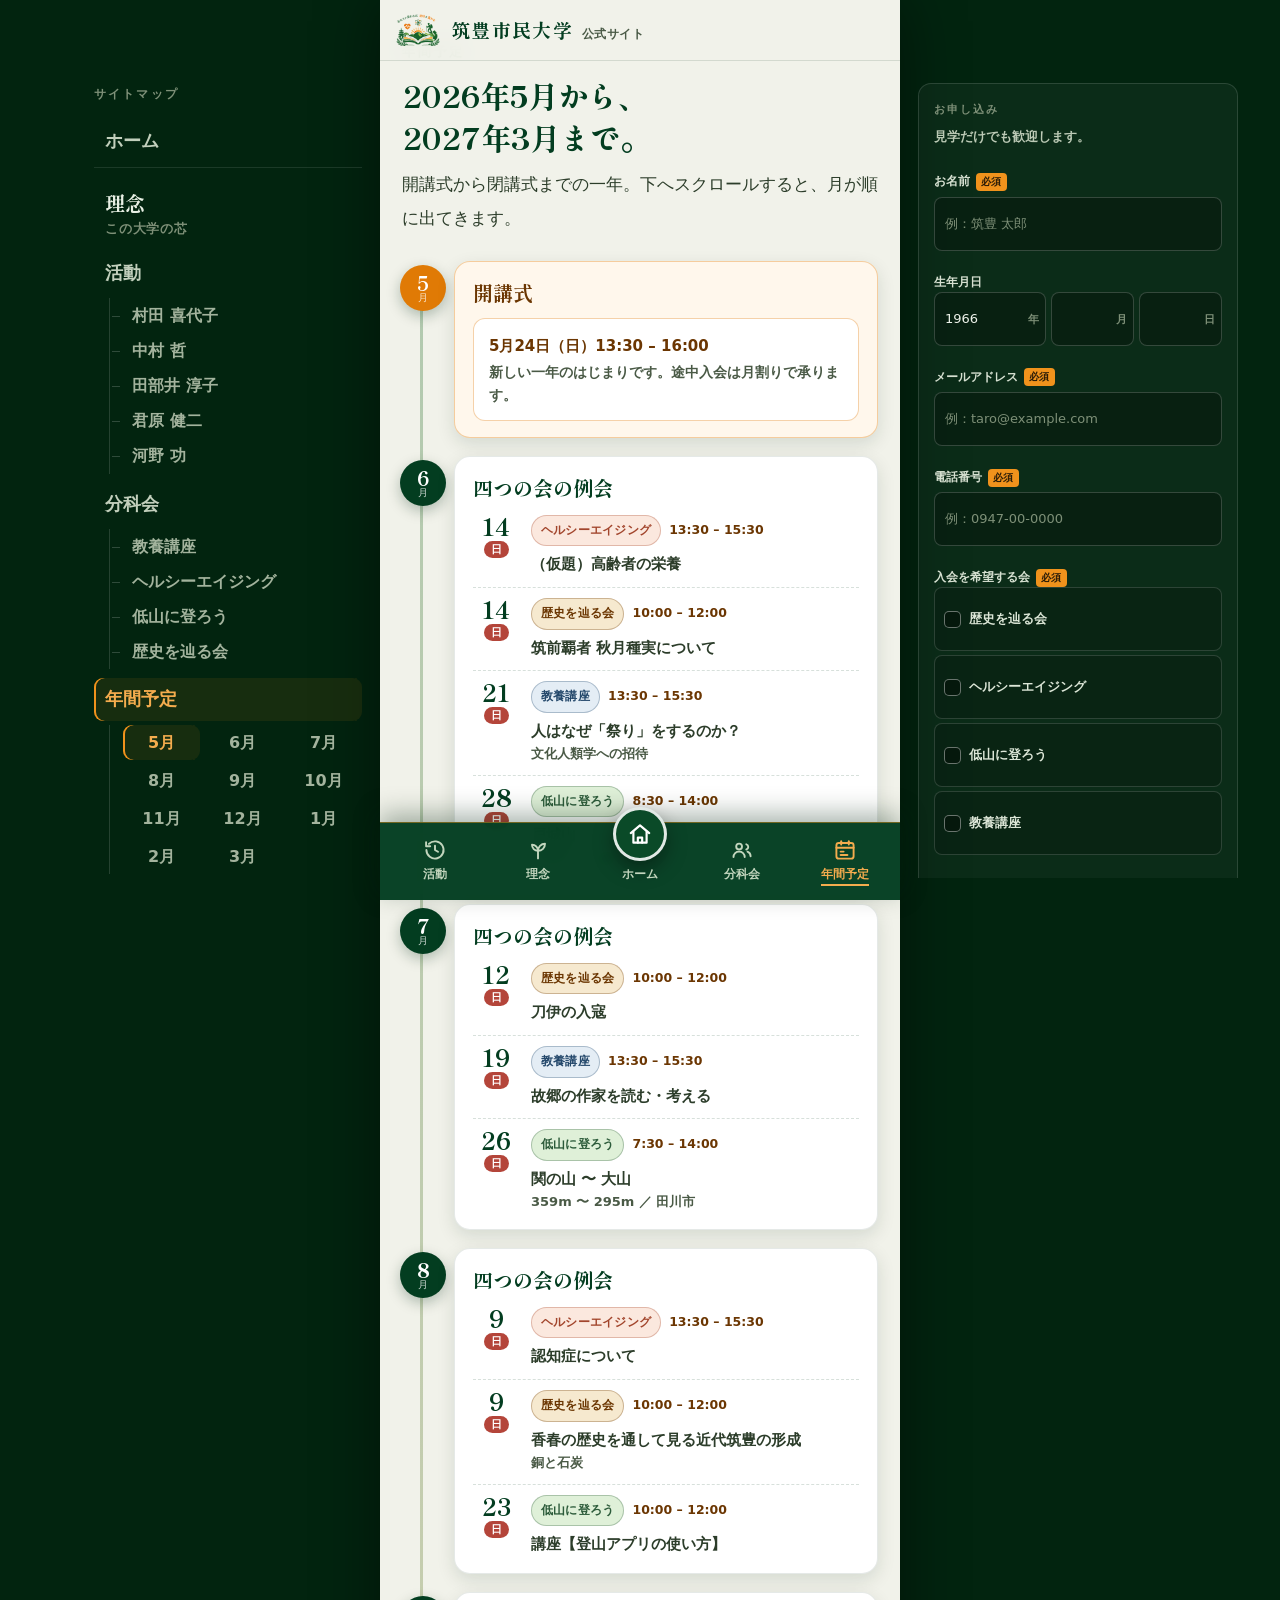
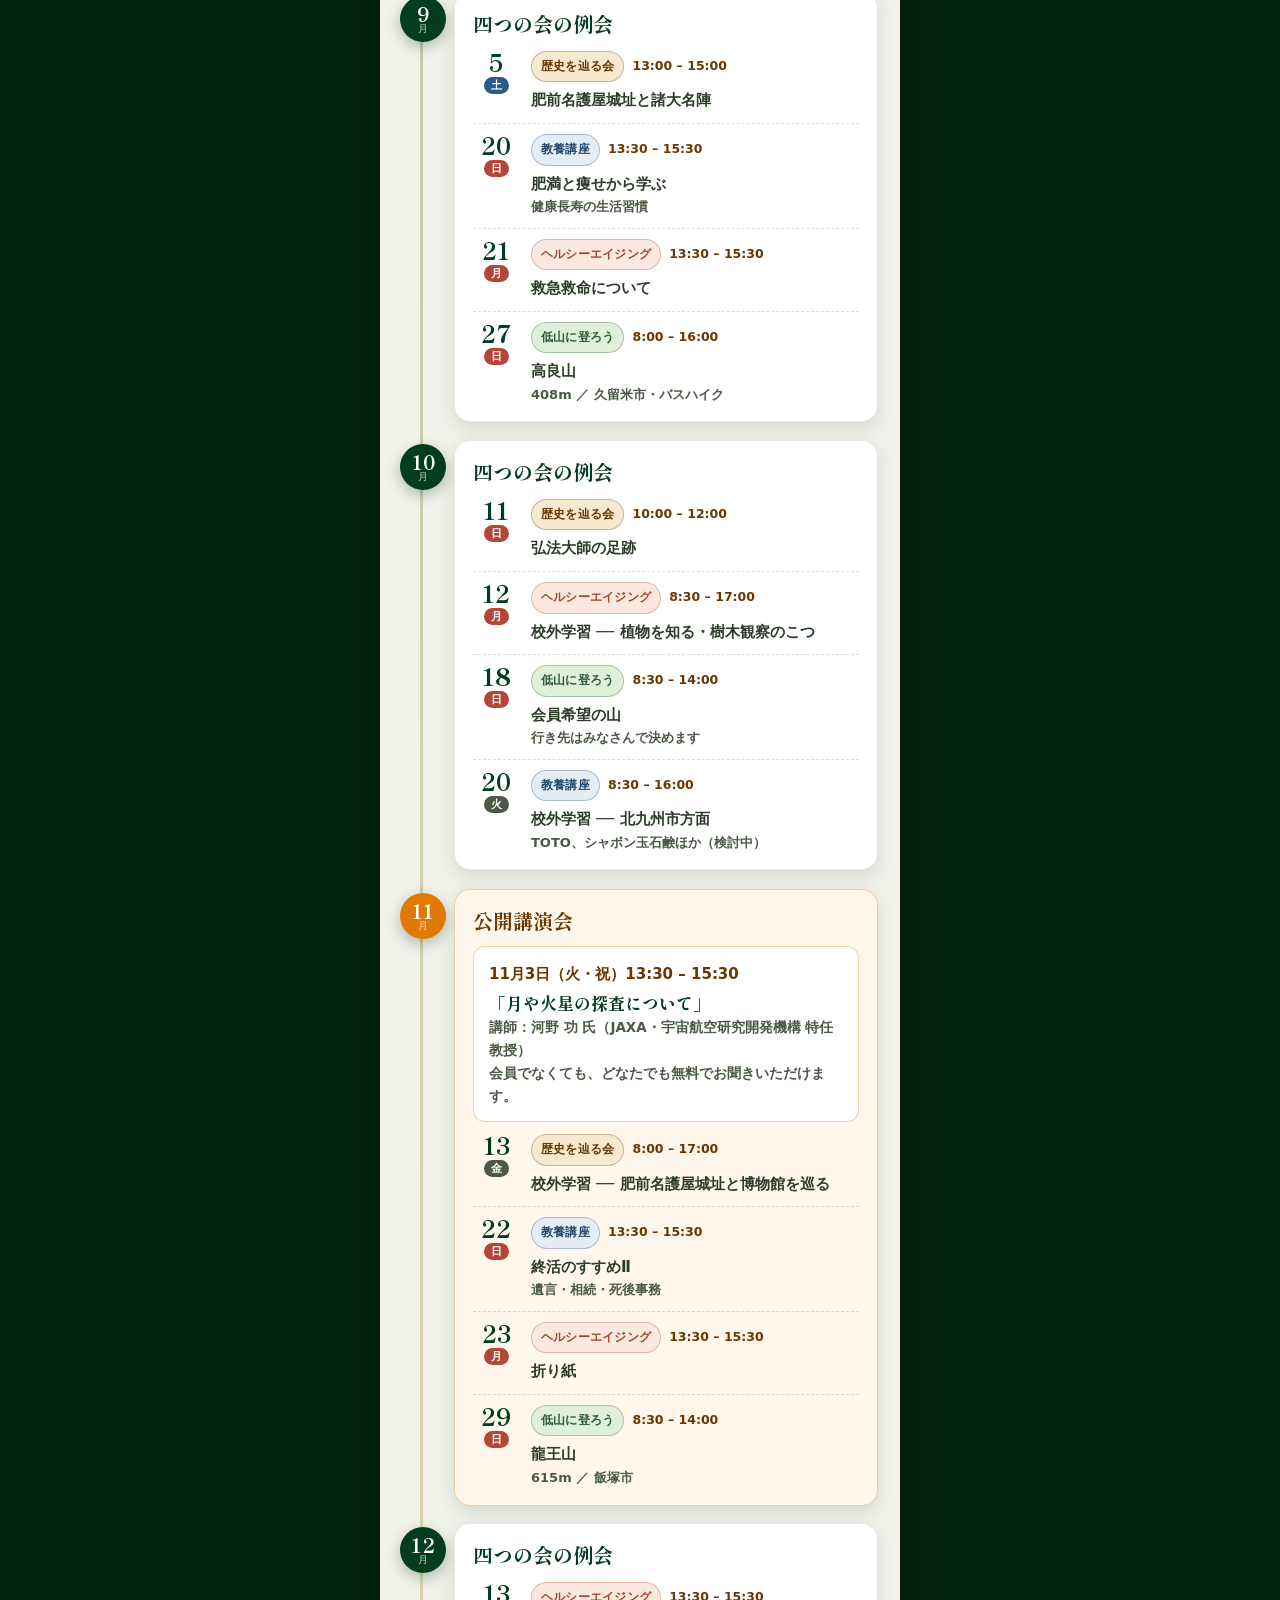
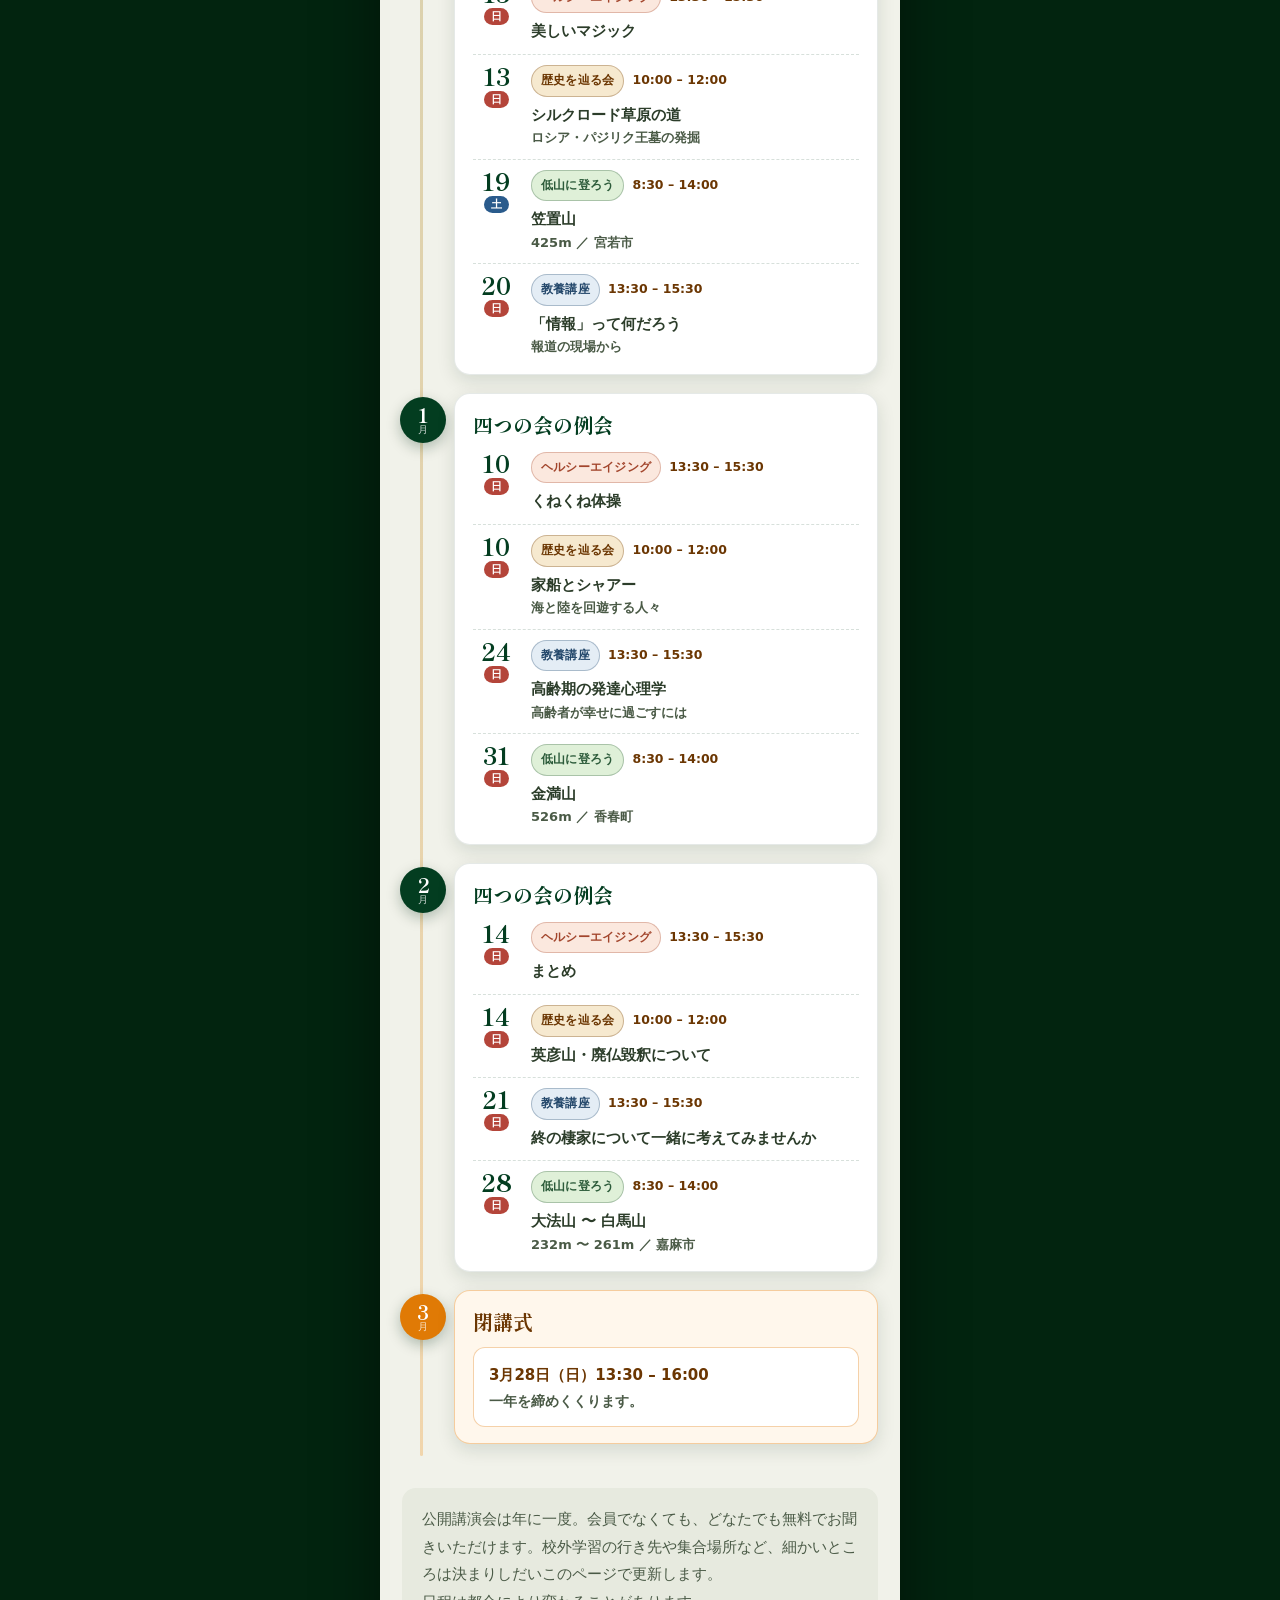
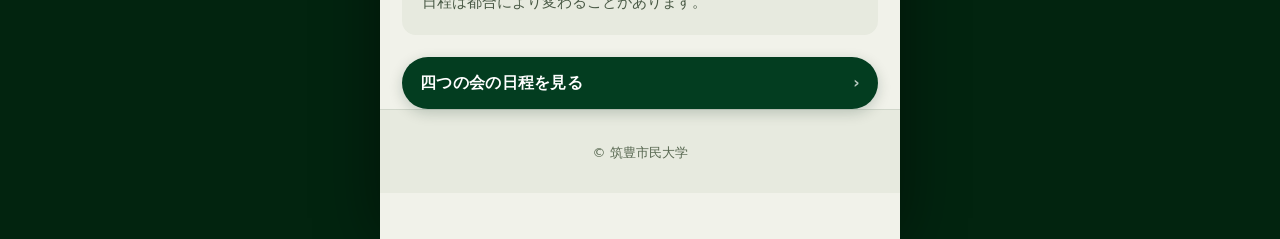
<file: nenkan.html>
<!DOCTYPE html>
<html lang="ja">
<head>
<meta charset="utf-8">
<meta name="viewport" content="width=device-width, initial-scale=1, viewport-fit=cover">
<title>年間予定｜筑豊市民大学</title>
<meta name="description" content="筑豊市民大学の年間予定。2026年5月24日の開講式、11月3日の公開講演会（JAXA 特任教授 河野功氏）、2027年3月28日の閉講式。四つの分科会の日程もすべて掲載しています。">
<meta name="theme-color" content="#033D20">
<meta name="format-detection" content="telephone=no, date=no, address=no, email=no">
<link rel="canonical" href="https://chikuho.uk/nenkan.html">
<meta property="og:type" content="website">
<meta property="og:locale" content="ja_JP">
<meta property="og:site_name" content="筑豊市民大学 | 公式サイト">
<meta property="og:title" content="年間予定｜筑豊市民大学">
<meta property="og:description" content="筑豊市民大学の年間予定。2026年5月24日の開講式、11月3日の公開講演会（JAXA 特任教授 河野功氏）、2027年3月28日の閉講式。四つの分科会の日程もすべて掲載しています。">
<meta property="og:url" content="https://chikuho.uk/nenkan.html">
<!-- X・LINE などに貼ったときの絵。1200x630。中身は真ん中に寄せてあるので、
     正方形に切られる置き場でもロゴが欠けない。透過のままだと黒地で潰れるため、
     紙色を敷いたものを別に用意している（ロゴそのものは透過）。 -->
<meta property="og:image" content="https://chikuho.uk/og.png">
<meta property="og:image:type" content="image/png">
<meta property="og:image:width" content="1200">
<meta property="og:image:height" content="630">
<meta property="og:image:alt" content="筑豊市民大学のロゴ">
<meta name="twitter:card" content="summary_large_image">
<meta name="twitter:title" content="年間予定｜筑豊市民大学">
<meta name="twitter:description" content="筑豊市民大学の年間予定。2026年5月24日の開講式、11月3日の公開講演会（JAXA 特任教授 河野功氏）、2027年3月28日の閉講式。四つの分科会の日程もすべて掲載しています。">
<meta name="twitter:image" content="https://chikuho.uk/og.png">
<meta name="twitter:image:alt" content="筑豊市民大学のロゴ">
<!-- ファビコン。データURIで埋め込んではいけない（Googleはクロールできる
     実ファイルのURLしか読まないため、埋め込むと検索結果に出ない）。
     Google は 48 の倍数を薦めているので 48/96/192 を置いてある。 -->
<!-- ファビコン。Google は 48px 以上（48の倍数）しか検索結果に使わないので、
     大きいものを先に並べる。小さいほうを先頭に置くと、それを掴んで
     「小さすぎる」と捨てられ、地球儀のままになりかねない。 -->
<link rel="icon" href="/favicon.ico" sizes="48x48">
<link rel="icon" type="image/png" sizes="192x192" href="/favicon-192.png">
<link rel="icon" type="image/png" sizes="96x96" href="/favicon-96.png">
<link rel="icon" type="image/png" sizes="48x48" href="/favicon-48.png">
<!-- ここから下はブラウザのタブ用。字を大きくした版を使う -->
<link rel="icon" type="image/png" sizes="32x32" href="/favicon-tab-32.png">
<link rel="icon" type="image/png" sizes="16x16" href="/favicon-tab-16.png">
<link rel="apple-touch-icon" href="/apple-touch-icon.png">
<link rel="manifest" href="/site.webmanifest">
<link rel="preconnect" href="https://fonts.googleapis.com">
<link rel="preconnect" href="https://fonts.gstatic.com" crossorigin>
<!-- 書体は Google から取り寄せている。描画待ちに入れると、向こうが遅い回線では
     そのあいだ真っ白になる。media="print" で取り寄せだけ先に始め、届いた時点で
     本文へ適用する。JavaScript が無い環境には noscript の控えを置く。 -->
<link id="webfont" rel="stylesheet" media="print" href="https://fonts.googleapis.com/css2?family=Shippori+Mincho+B1:wght@600;700;800&family=Zen+Kaku+Gothic+New:wght@400;500;700;900&display=swap">
<noscript><link rel="stylesheet" href="https://fonts.googleapis.com/css2?family=Shippori+Mincho+B1:wght@600;700;800&family=Zen+Kaku+Gothic+New:wght@400;500;700;900&display=swap"></noscript>
<link rel="stylesheet" href="css/site.css">
<link rel="stylesheet" href="css/page.css">
<script>
(function () {
  var f = document.getElementById('webfont');
  if (!f) return;
  var on = function () { f.media = 'all'; };
  if (f.sheet) on(); else f.addEventListener('load', on);
})();
</script>
<script src="js/site.js" defer></script>
<script src="js/home.js" defer></script>
<script src="js/nenkan.js" defer></script>
<noscript><style>
  /* JavaScript が無い環境では、はじめから出しておく */
  .mo__badge { transform: none !important; }
  .mo__card { opacity: 1 !important; transform: none !important; }
</style></noscript>
</head>
<body data-page="nenkan">
<div class="column">
<a class="skip" href="#main">本文へ移動</a>

<header class="head">
  <a class="head__home" href="/" aria-label="ホームへ">
    <img class="head__mark" src="logo-mark.png" alt="" width="44" height="32" decoding="async" fetchpriority="high">
    <span class="head__name">筑豊市民大学<small>公式サイト</small></span>
  </a>
</header>

<main class="page year" id="main">
  <header class="year__head">
    <p class="sect__eyebrow">年間予定</p>
    <h1 class="year__title">2026年5月から、<br>2027年3月まで。</h1>
    <p class="year__sub">開講式から閉講式までの一年。下へスクロールすると、月が順に出てきます。</p>
  </header>

  <ol class="line">
    <li class="mo mo--special" id="m5">
      <div class="mo__badge" aria-hidden="true"><b>5</b><span>月</span></div>
      <div class="mo__card">
        <p class="mo__what"><span class="sr">2026年5月　</span>開講式</p>
        <div class="mo__big">
          <p class="mo__bigWhen">5月24日（日）13:30 – 16:00</p>
          <p class="mo__bigWho">新しい一年のはじまりです。途中入会は月割りで承ります。</p>
        </div>
      </div>
    </li>
    <li class="mo" id="m6">
      <div class="mo__badge" aria-hidden="true"><b>6</b><span>月</span></div>
      <div class="mo__card">
        <p class="mo__what"><span class="sr">2026年6月　</span>四つの会の例会</p>
        <ul class="mo__list">
          <li><span class="mo__row">
            <span class="mo__d"><b>14</b><em class="is-sun">日</em></span>
            <span class="mo__body">
              <span class="mo__kai mo__kai--healthy">ヘルシーエイジング</span>
              <span class="mo__t">13:30 – 15:30</span>
              <span class="mo__topic">（仮題）高齢者の栄養</span>
            </span>
          </span></li>
          <li><span class="mo__row">
            <span class="mo__d"><b>14</b><em class="is-sun">日</em></span>
            <span class="mo__body">
              <span class="mo__kai mo__kai--history">歴史を辿る会</span>
              <span class="mo__t">10:00 – 12:00</span>
              <span class="mo__topic">筑前覇者 秋月種実について</span>
            </span>
          </span></li>
          <li><span class="mo__row">
            <span class="mo__d"><b>21</b><em class="is-sun">日</em></span>
            <span class="mo__body">
              <span class="mo__kai mo__kai--kyoyo">教養講座</span>
              <span class="mo__t">13:30 – 15:30</span>
              <span class="mo__topic">人はなぜ「祭り」をするのか？<small>文化人類学への招待</small></span>
            </span>
          </span></li>
          <li><span class="mo__row">
            <span class="mo__d"><b>28</b><em class="is-sun">日</em></span>
            <span class="mo__body">
              <span class="mo__kai mo__kai--teizan">低山に登ろう</span>
              <span class="mo__t">8:30 – 14:00</span>
              <span class="mo__topic">戸城山<small>318m ／ 赤村</small></span>
            </span>
          </span></li>
        </ul>
      </div>
    </li>
    <li class="mo" id="m7">
      <div class="mo__badge" aria-hidden="true"><b>7</b><span>月</span></div>
      <div class="mo__card">
        <p class="mo__what"><span class="sr">2026年7月　</span>四つの会の例会</p>
        <ul class="mo__list">
          <li><span class="mo__row">
            <span class="mo__d"><b>12</b><em class="is-sun">日</em></span>
            <span class="mo__body">
              <span class="mo__kai mo__kai--history">歴史を辿る会</span>
              <span class="mo__t">10:00 – 12:00</span>
              <span class="mo__topic">刀伊の入寇</span>
            </span>
          </span></li>
          <li><span class="mo__row">
            <span class="mo__d"><b>19</b><em class="is-sun">日</em></span>
            <span class="mo__body">
              <span class="mo__kai mo__kai--kyoyo">教養講座</span>
              <span class="mo__t">13:30 – 15:30</span>
              <span class="mo__topic">故郷の作家を読む・考える</span>
            </span>
          </span></li>
          <li><span class="mo__row">
            <span class="mo__d"><b>26</b><em class="is-sun">日</em></span>
            <span class="mo__body">
              <span class="mo__kai mo__kai--teizan">低山に登ろう</span>
              <span class="mo__t">7:30 – 14:00</span>
              <span class="mo__topic">関の山 〜 大山<small>359m 〜 295m ／ 田川市</small></span>
            </span>
          </span></li>
        </ul>
      </div>
    </li>
    <li class="mo" id="m8">
      <div class="mo__badge" aria-hidden="true"><b>8</b><span>月</span></div>
      <div class="mo__card">
        <p class="mo__what"><span class="sr">2026年8月　</span>四つの会の例会</p>
        <ul class="mo__list">
          <li><span class="mo__row">
            <span class="mo__d"><b>9</b><em class="is-sun">日</em></span>
            <span class="mo__body">
              <span class="mo__kai mo__kai--healthy">ヘルシーエイジング</span>
              <span class="mo__t">13:30 – 15:30</span>
              <span class="mo__topic">認知症について</span>
            </span>
          </span></li>
          <li><span class="mo__row">
            <span class="mo__d"><b>9</b><em class="is-sun">日</em></span>
            <span class="mo__body">
              <span class="mo__kai mo__kai--history">歴史を辿る会</span>
              <span class="mo__t">10:00 – 12:00</span>
              <span class="mo__topic">香春の歴史を通して見る近代筑豊の形成<small>銅と石炭</small></span>
            </span>
          </span></li>
          <li><span class="mo__row">
            <span class="mo__d"><b>23</b><em class="is-sun">日</em></span>
            <span class="mo__body">
              <span class="mo__kai mo__kai--teizan">低山に登ろう</span>
              <span class="mo__t">10:00 – 12:00</span>
              <span class="mo__topic">講座【登山アプリの使い方】</span>
            </span>
          </span></li>
        </ul>
      </div>
    </li>
    <li class="mo" id="m9">
      <div class="mo__badge" aria-hidden="true"><b>9</b><span>月</span></div>
      <div class="mo__card">
        <p class="mo__what"><span class="sr">2026年9月　</span>四つの会の例会</p>
        <ul class="mo__list">
          <li><span class="mo__row">
            <span class="mo__d"><b>5</b><em class="is-sat">土</em></span>
            <span class="mo__body">
              <span class="mo__kai mo__kai--history">歴史を辿る会</span>
              <span class="mo__t">13:00 – 15:00</span>
              <span class="mo__topic">肥前名護屋城址と諸大名陣</span>
            </span>
          </span></li>
          <li><span class="mo__row">
            <span class="mo__d"><b>20</b><em class="is-sun">日</em></span>
            <span class="mo__body">
              <span class="mo__kai mo__kai--kyoyo">教養講座</span>
              <span class="mo__t">13:30 – 15:30</span>
              <span class="mo__topic">肥満と痩せから学ぶ<small>健康長寿の生活習慣</small></span>
            </span>
          </span></li>
          <li><span class="mo__row">
            <span class="mo__d"><b>21</b><em class="is-sun">月</em></span>
            <span class="mo__body">
              <span class="mo__kai mo__kai--healthy">ヘルシーエイジング</span>
              <span class="mo__t">13:30 – 15:30</span>
              <span class="mo__topic">救急救命について</span>
            </span>
          </span></li>
          <li><span class="mo__row">
            <span class="mo__d"><b>27</b><em class="is-sun">日</em></span>
            <span class="mo__body">
              <span class="mo__kai mo__kai--teizan">低山に登ろう</span>
              <span class="mo__t">8:00 – 16:00</span>
              <span class="mo__topic">高良山<small>408m ／ 久留米市・バスハイク</small></span>
            </span>
          </span></li>
        </ul>
      </div>
    </li>
    <li class="mo" id="m10">
      <div class="mo__badge" aria-hidden="true"><b>10</b><span>月</span></div>
      <div class="mo__card">
        <p class="mo__what"><span class="sr">2026年10月　</span>四つの会の例会</p>
        <ul class="mo__list">
          <li><span class="mo__row">
            <span class="mo__d"><b>11</b><em class="is-sun">日</em></span>
            <span class="mo__body">
              <span class="mo__kai mo__kai--history">歴史を辿る会</span>
              <span class="mo__t">10:00 – 12:00</span>
              <span class="mo__topic">弘法大師の足跡</span>
            </span>
          </span></li>
          <li><span class="mo__row">
            <span class="mo__d"><b>12</b><em class="is-sun">月</em></span>
            <span class="mo__body">
              <span class="mo__kai mo__kai--healthy">ヘルシーエイジング</span>
              <span class="mo__t">8:30 – 17:00</span>
              <span class="mo__topic">校外学習 ── 植物を知る・樹木観察のこつ</span>
            </span>
          </span></li>
          <li><span class="mo__row">
            <span class="mo__d"><b>18</b><em class="is-sun">日</em></span>
            <span class="mo__body">
              <span class="mo__kai mo__kai--teizan">低山に登ろう</span>
              <span class="mo__t">8:30 – 14:00</span>
              <span class="mo__topic">会員希望の山<small>行き先はみなさんで決めます</small></span>
            </span>
          </span></li>
          <li><span class="mo__row">
            <span class="mo__d"><b>20</b><em>火</em></span>
            <span class="mo__body">
              <span class="mo__kai mo__kai--kyoyo">教養講座</span>
              <span class="mo__t">8:30 – 16:00</span>
              <span class="mo__topic">校外学習 ── 北九州市方面<small>TOTO、シャボン玉石鹸ほか（検討中）</small></span>
            </span>
          </span></li>
        </ul>
      </div>
    </li>
    <li class="mo mo--special" id="m11">
      <div class="mo__badge" aria-hidden="true"><b>11</b><span>月</span></div>
      <div class="mo__card">
        <p class="mo__what"><span class="sr">2026年11月　</span>公開講演会</p>
        <div class="mo__big">
          <p class="mo__bigWhen">11月3日（火・祝）13:30 – 15:30</p>
          <p class="mo__bigTitle">「月や火星の探査について」</p>
          <p class="mo__bigWho">講師：河野 功 氏（JAXA・宇宙航空研究開発機構 特任教授）<br>会員でなくても、どなたでも無料でお聞きいただけます。</p>
        </div>
        <ul class="mo__list">
          <li><span class="mo__row">
            <span class="mo__d"><b>13</b><em>金</em></span>
            <span class="mo__body">
              <span class="mo__kai mo__kai--history">歴史を辿る会</span>
              <span class="mo__t">8:00 – 17:00</span>
              <span class="mo__topic">校外学習 ── 肥前名護屋城址と博物館を巡る</span>
            </span>
          </span></li>
          <li><span class="mo__row">
            <span class="mo__d"><b>22</b><em class="is-sun">日</em></span>
            <span class="mo__body">
              <span class="mo__kai mo__kai--kyoyo">教養講座</span>
              <span class="mo__t">13:30 – 15:30</span>
              <span class="mo__topic">終活のすすめⅡ<small>遺言・相続・死後事務</small></span>
            </span>
          </span></li>
          <li><span class="mo__row">
            <span class="mo__d"><b>23</b><em class="is-sun">月</em></span>
            <span class="mo__body">
              <span class="mo__kai mo__kai--healthy">ヘルシーエイジング</span>
              <span class="mo__t">13:30 – 15:30</span>
              <span class="mo__topic">折り紙</span>
            </span>
          </span></li>
          <li><span class="mo__row">
            <span class="mo__d"><b>29</b><em class="is-sun">日</em></span>
            <span class="mo__body">
              <span class="mo__kai mo__kai--teizan">低山に登ろう</span>
              <span class="mo__t">8:30 – 14:00</span>
              <span class="mo__topic">龍王山<small>615m ／ 飯塚市</small></span>
            </span>
          </span></li>
        </ul>
      </div>
    </li>
    <li class="mo" id="m12">
      <div class="mo__badge" aria-hidden="true"><b>12</b><span>月</span></div>
      <div class="mo__card">
        <p class="mo__what"><span class="sr">2026年12月　</span>四つの会の例会</p>
        <ul class="mo__list">
          <li><span class="mo__row">
            <span class="mo__d"><b>13</b><em class="is-sun">日</em></span>
            <span class="mo__body">
              <span class="mo__kai mo__kai--healthy">ヘルシーエイジング</span>
              <span class="mo__t">13:30 – 15:30</span>
              <span class="mo__topic">美しいマジック</span>
            </span>
          </span></li>
          <li><span class="mo__row">
            <span class="mo__d"><b>13</b><em class="is-sun">日</em></span>
            <span class="mo__body">
              <span class="mo__kai mo__kai--history">歴史を辿る会</span>
              <span class="mo__t">10:00 – 12:00</span>
              <span class="mo__topic">シルクロード草原の道<small>ロシア・パジリク王墓の発掘</small></span>
            </span>
          </span></li>
          <li><span class="mo__row">
            <span class="mo__d"><b>19</b><em class="is-sat">土</em></span>
            <span class="mo__body">
              <span class="mo__kai mo__kai--teizan">低山に登ろう</span>
              <span class="mo__t">8:30 – 14:00</span>
              <span class="mo__topic">笠置山<small>425m ／ 宮若市</small></span>
            </span>
          </span></li>
          <li><span class="mo__row">
            <span class="mo__d"><b>20</b><em class="is-sun">日</em></span>
            <span class="mo__body">
              <span class="mo__kai mo__kai--kyoyo">教養講座</span>
              <span class="mo__t">13:30 – 15:30</span>
              <span class="mo__topic">「情報」って何だろう<small>報道の現場から</small></span>
            </span>
          </span></li>
        </ul>
      </div>
    </li>
    <li class="mo" id="m1">
      <div class="mo__badge" aria-hidden="true"><b>1</b><span>月</span></div>
      <div class="mo__card">
        <p class="mo__what"><span class="sr">2027年1月　</span>四つの会の例会</p>
        <ul class="mo__list">
          <li><span class="mo__row">
            <span class="mo__d"><b>10</b><em class="is-sun">日</em></span>
            <span class="mo__body">
              <span class="mo__kai mo__kai--healthy">ヘルシーエイジング</span>
              <span class="mo__t">13:30 – 15:30</span>
              <span class="mo__topic">くねくね体操</span>
            </span>
          </span></li>
          <li><span class="mo__row">
            <span class="mo__d"><b>10</b><em class="is-sun">日</em></span>
            <span class="mo__body">
              <span class="mo__kai mo__kai--history">歴史を辿る会</span>
              <span class="mo__t">10:00 – 12:00</span>
              <span class="mo__topic">家船とシャアー<small>海と陸を回遊する人々</small></span>
            </span>
          </span></li>
          <li><span class="mo__row">
            <span class="mo__d"><b>24</b><em class="is-sun">日</em></span>
            <span class="mo__body">
              <span class="mo__kai mo__kai--kyoyo">教養講座</span>
              <span class="mo__t">13:30 – 15:30</span>
              <span class="mo__topic">高齢期の発達心理学<small>高齢者が幸せに過ごすには</small></span>
            </span>
          </span></li>
          <li><span class="mo__row">
            <span class="mo__d"><b>31</b><em class="is-sun">日</em></span>
            <span class="mo__body">
              <span class="mo__kai mo__kai--teizan">低山に登ろう</span>
              <span class="mo__t">8:30 – 14:00</span>
              <span class="mo__topic">金満山<small>526m ／ 香春町</small></span>
            </span>
          </span></li>
        </ul>
      </div>
    </li>
    <li class="mo" id="m2">
      <div class="mo__badge" aria-hidden="true"><b>2</b><span>月</span></div>
      <div class="mo__card">
        <p class="mo__what"><span class="sr">2027年2月　</span>四つの会の例会</p>
        <ul class="mo__list">
          <li><span class="mo__row">
            <span class="mo__d"><b>14</b><em class="is-sun">日</em></span>
            <span class="mo__body">
              <span class="mo__kai mo__kai--healthy">ヘルシーエイジング</span>
              <span class="mo__t">13:30 – 15:30</span>
              <span class="mo__topic">まとめ</span>
            </span>
          </span></li>
          <li><span class="mo__row">
            <span class="mo__d"><b>14</b><em class="is-sun">日</em></span>
            <span class="mo__body">
              <span class="mo__kai mo__kai--history">歴史を辿る会</span>
              <span class="mo__t">10:00 – 12:00</span>
              <span class="mo__topic">英彦山・廃仏毀釈について</span>
            </span>
          </span></li>
          <li><span class="mo__row">
            <span class="mo__d"><b>21</b><em class="is-sun">日</em></span>
            <span class="mo__body">
              <span class="mo__kai mo__kai--kyoyo">教養講座</span>
              <span class="mo__t">13:30 – 15:30</span>
              <span class="mo__topic">終の棲家について一緒に考えてみませんか</span>
            </span>
          </span></li>
          <li><span class="mo__row">
            <span class="mo__d"><b>28</b><em class="is-sun">日</em></span>
            <span class="mo__body">
              <span class="mo__kai mo__kai--teizan">低山に登ろう</span>
              <span class="mo__t">8:30 – 14:00</span>
              <span class="mo__topic">大法山 〜 白馬山<small>232m 〜 261m ／ 嘉麻市</small></span>
            </span>
          </span></li>
        </ul>
      </div>
    </li>
    <li class="mo mo--special" id="m3">
      <div class="mo__badge" aria-hidden="true"><b>3</b><span>月</span></div>
      <div class="mo__card">
        <p class="mo__what"><span class="sr">2027年3月　</span>閉講式</p>
        <div class="mo__big">
          <p class="mo__bigWhen">3月28日（日）13:30 – 16:00</p>
          <p class="mo__bigWho">一年を締めくくります。</p>
        </div>
      </div>
    </li>
  </ol>

  <p class="year__foot">公開講演会は年に一度。会員でなくても、どなたでも無料でお聞きいただけます。校外学習の行き先や集合場所など、細かいところは決まりしだいこのページで更新します。<br>日程は都合により変わることがあります。</p>

  <nav class="yearGo" aria-label="各会の詳しい日程">
    <a class="yearGo__btn" href="bunkakai.html">四つの会の日程を見る<span aria-hidden="true">›</span></a>
  </nav>

  <p class="foot">© 筑豊市民大学</p>
</main>
<nav class="nav" aria-label="サイト内メニュー">
  <a class="nav__link" href="katsudo.html"><svg width="24" height="24" viewBox="0 0 24 24" fill="none" stroke="currentColor" stroke-width="1.9" stroke-linecap="round" stroke-linejoin="round" aria-hidden="true"><path d="M3.4 12a8.6 8.6 0 1 0 2.5-6.1"/><path d="M3.1 4.2v4.1h4.1"/><path d="M12 7.7V12l3 1.8"/></svg><span class="nav__label">活動</span></a>
  <a class="nav__link" href="rinen.html"><svg width="24" height="24" viewBox="0 0 24 24" fill="none" stroke="currentColor" stroke-width="1.9" stroke-linecap="round" stroke-linejoin="round" aria-hidden="true"><path d="M12 20.4v-7.6"/><path d="M12 12.8C12 9.4 9.4 6.8 6 6.8c0 3.4 2.6 6 6 6Z"/><path d="M12 12.8c0-4 3-7 7-7 0 4-3 7-7 7Z"/></svg><span class="nav__label">理念</span></a>
  <a class="nav__link nav__link--center" href="/"><span class="nav__badge"><svg width="26" height="26" viewBox="0 0 24 24" fill="none" stroke="#ffffff" stroke-width="2" stroke-linecap="round" stroke-linejoin="round" aria-hidden="true"><path d="M3.5 11.2 12 4l8.5 7.2"/><path d="M5.9 9.7V20h12.2V9.7"/><path d="M10 20v-4.7h4V20"/></svg></span><span class="nav__label">ホーム</span></a>
  <a class="nav__link" href="bunkakai.html"><svg width="24" height="24" viewBox="0 0 24 24" fill="none" stroke="currentColor" stroke-width="1.9" stroke-linecap="round" stroke-linejoin="round" aria-hidden="true"><circle cx="9.1" cy="8.5" r="2.9"/><path d="M3.5 19.1a5.6 5.6 0 0 1 11.2 0"/><path d="M16.3 6.3a2.7 2.7 0 0 1 0 5.2"/><path d="M17.5 13.7a5 5 0 0 1 3.1 4.6"/></svg><span class="nav__label">分科会</span></a>
  <a class="nav__link is-active" href="nenkan.html" aria-current="page"><svg width="24" height="24" viewBox="0 0 24 24" fill="none" stroke="currentColor" stroke-width="1.9" stroke-linecap="round" stroke-linejoin="round" aria-hidden="true"><rect x="3.4" y="5" width="17.2" height="15.6" rx="2.4"/><path d="M3.4 9.8h17.2"/><path d="M8.2 3.2v3.4"/><path d="M15.8 3.2v3.4"/><path d="M7.6 13.6h3"/><path d="M7.6 17h6.8"/></svg><span class="nav__label">年間予定</span></a>
</nav>
</div>
<!-- PC で見たときの、柱の外の両側。あくまで添えもの。
     幅の足りない画面では css で出さないようにしてある。
     ヘッダーやタブバーと同じで、9ページすべてに同じものを写している。 -->
<aside class="siteRail siteRail--left" aria-label="サイトマップ">
  <p class="siteRail__cap">サイトマップ</p>
  <nav class="tree">
    <ul class="tree__list">
      <li class="tree__item"><a href="/">ホーム</a></li>
      <li class="tree__item tree__item--main">
        <a href="rinen.html">理念<em>この大学の芯</em></a>
      </li>
      <li class="tree__item">
        <a href="katsudo.html">活動</a>
        <ul class="tree__sub">
          <li><a href="katsudo.html#murata">村田 喜代子</a></li>
          <li><a href="katsudo.html#nakamura">中村 哲</a></li>
          <li><a href="katsudo.html#tabei">田部井 淳子</a></li>
          <li><a href="katsudo.html#kimihara">君原 健二</a></li>
          <li><a href="katsudo.html#kawano">河野 功</a></li>
        </ul>
      </li>
      <li class="tree__item">
        <a href="bunkakai.html">分科会</a>
        <ul class="tree__sub">
          <li><a href="kai-kyoyo.html">教養講座</a></li>
          <li><a href="kai-healthy.html">ヘルシーエイジング</a></li>
          <li><a href="kai-teizan.html">低山に登ろう</a></li>
          <li><a href="kai-history.html">歴史を辿る会</a></li>
        </ul>
      </li>
      <li class="tree__item">
        <a href="nenkan.html" aria-current="page">年間予定</a>
        <ul class="tree__sub tree__sub--months">
          <li><a href="nenkan.html#m5">5月</a></li>
          <li><a href="nenkan.html#m6">6月</a></li>
          <li><a href="nenkan.html#m7">7月</a></li>
          <li><a href="nenkan.html#m8">8月</a></li>
          <li><a href="nenkan.html#m9">9月</a></li>
          <li><a href="nenkan.html#m10">10月</a></li>
          <li><a href="nenkan.html#m11">11月</a></li>
          <li><a href="nenkan.html#m12">12月</a></li>
          <li><a href="nenkan.html#m1">1月</a></li>
          <li><a href="nenkan.html#m2">2月</a></li>
          <li><a href="nenkan.html#m3">3月</a></li>
        </ul>
      </li>
    </ul>
  </nav>
</aside>

<aside class="siteRail siteRail--right" aria-label="お申し込みと、このページの案内">
  <!-- 幅にゆとりがある画面では、フォームそのものを置く。思い立ったときに
       ページを移らずに申し込めるようにするため。狭い画面では下の札に戻る。 -->
  <div class="railJoin railJoin--form">
    <p class="railJoin__cap">お申し込み</p>
    <p class="railJoin__lead">見学だけでも歓迎します。</p>

    <form class="jform jform--rail" action="/api/join" method="post" novalidate>
      <!-- 人には見えない欄。欄という欄を埋めていく機械を見分けるためだけに置く。
           読み上げからは外し、タブでも止まらないので、人が触ることはない。 -->
      <div class="jf__trap" aria-hidden="true">
        <label>確認<input type="text" name="kakunin" tabindex="-1" autocomplete="off"></label>
      </div>
      <div class="jf">
        <label class="jf__label" for="rf-name">お名前<span class="jf__req">必須</span></label>
        <input class="jf__in" id="rf-name" name="entry.1279542342" type="text"
               autocomplete="name" placeholder="例：筑豊 太郎" required>
        <p class="jf__err" data-err="name" hidden></p>
      </div>

      <fieldset class="jf">
        <legend class="jf__label">生年月日</legend>
        <div class="jf__date">
          <span class="jf__sel"><select name="entry.1074325515_year" aria-label="年"><option value="" selected disabled></option><option value="2026">2026</option><option value="2025">2025</option><option value="2024">2024</option><option value="2023">2023</option><option value="2022">2022</option><option value="2021">2021</option><option value="2020">2020</option><option value="2019">2019</option><option value="2018">2018</option><option value="2017">2017</option><option value="2016">2016</option><option value="2015">2015</option><option value="2014">2014</option><option value="2013">2013</option><option value="2012">2012</option><option value="2011">2011</option><option value="2010">2010</option><option value="2009">2009</option><option value="2008">2008</option><option value="2007">2007</option><option value="2006">2006</option><option value="2005">2005</option><option value="2004">2004</option><option value="2003">2003</option><option value="2002">2002</option><option value="2001">2001</option><option value="2000">2000</option><option value="1999">1999</option><option value="1998">1998</option><option value="1997">1997</option><option value="1996">1996</option><option value="1995">1995</option><option value="1994">1994</option><option value="1993">1993</option><option value="1992">1992</option><option value="1991">1991</option><option value="1990">1990</option><option value="1989">1989</option><option value="1988">1988</option><option value="1987">1987</option><option value="1986">1986</option><option value="1985">1985</option><option value="1984">1984</option><option value="1983">1983</option><option value="1982">1982</option><option value="1981">1981</option><option value="1980">1980</option><option value="1979">1979</option><option value="1978">1978</option><option value="1977">1977</option><option value="1976">1976</option><option value="1975">1975</option><option value="1974">1974</option><option value="1973">1973</option><option value="1972">1972</option><option value="1971">1971</option><option value="1970">1970</option><option value="1969">1969</option><option value="1968">1968</option><option value="1967">1967</option><option value="1966">1966</option><option value="1965">1965</option><option value="1964">1964</option><option value="1963">1963</option><option value="1962">1962</option><option value="1961">1961</option><option value="1960">1960</option><option value="1959">1959</option><option value="1958">1958</option><option value="1957">1957</option><option value="1956">1956</option><option value="1955">1955</option><option value="1954">1954</option><option value="1953">1953</option><option value="1952">1952</option><option value="1951">1951</option><option value="1950">1950</option><option value="1949">1949</option><option value="1948">1948</option><option value="1947">1947</option><option value="1946">1946</option><option value="1945">1945</option><option value="1944">1944</option><option value="1943">1943</option><option value="1942">1942</option><option value="1941">1941</option><option value="1940">1940</option><option value="1939">1939</option><option value="1938">1938</option><option value="1937">1937</option><option value="1936">1936</option><option value="1935">1935</option><option value="1934">1934</option><option value="1933">1933</option><option value="1932">1932</option><option value="1931">1931</option><option value="1930">1930</option><option value="1929">1929</option><option value="1928">1928</option><option value="1927">1927</option><option value="1926">1926</option><option value="1925">1925</option><option value="1924">1924</option><option value="1923">1923</option><option value="1922">1922</option><option value="1921">1921</option><option value="1920">1920</option></select><i>年</i></span>
          <span class="jf__sel"><select name="entry.1074325515_month" aria-label="月"><option value="" selected disabled></option><option value="1">1</option><option value="2">2</option><option value="3">3</option><option value="4">4</option><option value="5">5</option><option value="6">6</option><option value="7">7</option><option value="8">8</option><option value="9">9</option><option value="10">10</option><option value="11">11</option><option value="12">12</option></select><i>月</i></span>
          <span class="jf__sel"><select name="entry.1074325515_day" aria-label="日"><option value="" selected disabled></option><option value="1">1</option><option value="2">2</option><option value="3">3</option><option value="4">4</option><option value="5">5</option><option value="6">6</option><option value="7">7</option><option value="8">8</option><option value="9">9</option><option value="10">10</option><option value="11">11</option><option value="12">12</option><option value="13">13</option><option value="14">14</option><option value="15">15</option><option value="16">16</option><option value="17">17</option><option value="18">18</option><option value="19">19</option><option value="20">20</option><option value="21">21</option><option value="22">22</option><option value="23">23</option><option value="24">24</option><option value="25">25</option><option value="26">26</option><option value="27">27</option><option value="28">28</option><option value="29">29</option><option value="30">30</option><option value="31">31</option></select><i>日</i></span>
        </div>
      </fieldset>

      <div class="jf">
        <label class="jf__label" for="rf-mail">メールアドレス<span class="jf__req">必須</span></label>
        <input class="jf__in" id="rf-mail" name="entry.458126145" type="email"
               inputmode="email" autocomplete="email" placeholder="例：taro@example.com" required>
        <p class="jf__err" data-err="mail" hidden></p>
      </div>

      <div class="jf">
        <label class="jf__label" for="rf-tel">電話番号<span class="jf__req">必須</span></label>
        <input class="jf__in" id="rf-tel" name="entry.2120756839" type="tel"
               inputmode="tel" autocomplete="tel" placeholder="例：0947-00-0000" required>
        <p class="jf__err" data-err="tel" hidden></p>
      </div>

      <fieldset class="jf">
        <legend class="jf__label">入会を希望する会<span class="jf__req">必須</span></legend>
        <div class="jf__picks">
          <label class="pick">
            <input type="checkbox" name="entry.939298798" value="歴史をたどる会">
            <span class="pick__box" aria-hidden="true"></span>
            <span class="pick__text"><b>歴史を辿る会</b></span>
          </label>
          <label class="pick">
            <input type="checkbox" name="entry.939298798" value="ヘルシー健康講座">
            <span class="pick__box" aria-hidden="true"></span>
            <span class="pick__text"><b>ヘルシーエイジング</b></span>
          </label>
          <label class="pick">
            <input type="checkbox" name="entry.939298798" value="低山山登り">
            <span class="pick__box" aria-hidden="true"></span>
            <span class="pick__text"><b>低山に登ろう</b></span>
          </label>
          <label class="pick">
            <input type="checkbox" name="entry.939298798" value="教養講座">
            <span class="pick__box" aria-hidden="true"></span>
            <span class="pick__text"><b>教養講座</b></span>
          </label>
        </div>
        <input type="hidden" name="entry.939298798_sentinel" value="">
        <p class="jf__err" data-err="kai" hidden></p>
      </fieldset>

      <div class="jf">
        <span class="jf__label">年会費のご案内</span>
        <output class="jfee">
          <b class="jfee__yen">¥0</b>
          <span class="jfee__note">受けたい会をえらんでください。</span>
        </output>
        <input type="hidden" name="entry.1699267920" value="">
      </div>

      <div class="jf">
        <label class="jagree">
          <input type="checkbox" name="entry.1335746439" value="入力した内容を確認し、筑豊市民大学への入会を申し込みます。" required>
          <input type="hidden" name="entry.1335746439" value="個人情報の取り扱いに同意します。" disabled>
          <span class="jagree__box" aria-hidden="true"></span>
          <span class="jagree__text">入力した内容を確認し、筑豊市民大学への入会を申し込みます。個人情報の取り扱いに同意します。<span class="jf__req">必須</span></span>
        </label>
        <input type="hidden" name="entry.1335746439_sentinel" value="">
        <p class="jf__err" data-err="agree" hidden></p>
      </div>

      <p class="jform__alert" role="alert" hidden></p>
      <button class="btn btn--primary jform__send" type="submit">この内容で申し込む</button>
    </form>

    <div class="jdone" role="status" hidden>
      <p class="jdone__h">お申し込みを受け付けました。</p>
      <p class="jdone__text">事務局に届きしだい、担当者からご連絡し、お支払いの方法をご案内します。</p>
    </div>
  </div>

  <!-- 幅が足りない画面では、フォームのある場所へ渡すだけにする -->
  <div class="railJoin railJoin--card">
    <p class="railJoin__cap">お申し込み</p>
    <p class="railJoin__lead">見学だけでも歓迎します。<br>こちらのフォームからどうぞ。</p>
    <a class="railJoin__btn" href="/#join">お申し込みフォームへ<span aria-hidden="true">›</span></a>
    <p class="railJoin__note">年会費 1講座 10,000円<br>途中入会は月割りです</p>
  </div>
</aside>
</body>
</html>
</file>
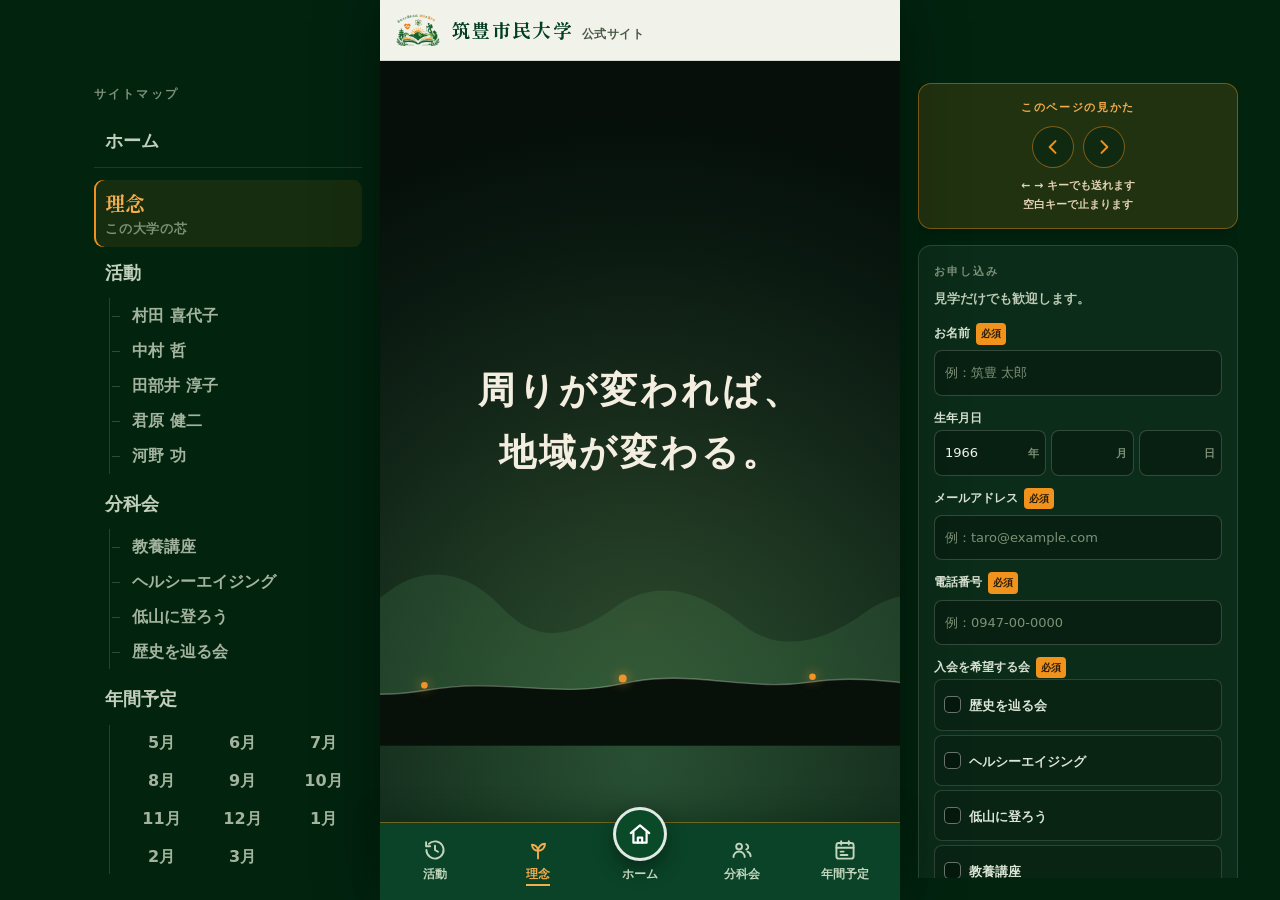
<file: rinen.html>
<!DOCTYPE html>
<html lang="ja">
<head>
<meta charset="utf-8">
<meta name="viewport" content="width=device-width, initial-scale=1, viewport-fit=cover">
<title>設立理念｜筑豊市民大学</title>
<meta name="description" content="わたしが変われば周りが変わる。周りが変われば、地域が変わる。地域が変われば社会が変わる。筑豊市民大学の設立理念。">
<meta name="theme-color" content="#033D20">
<meta name="format-detection" content="telephone=no, date=no, address=no, email=no">
<link rel="canonical" href="https://chikuho.uk/rinen.html">
<meta property="og:type" content="website">
<meta property="og:locale" content="ja_JP">
<meta property="og:site_name" content="筑豊市民大学 | 公式サイト">
<meta property="og:title" content="設立理念｜筑豊市民大学">
<meta property="og:description" content="わたしが変われば周りが変わる。周りが変われば、地域が変わる。地域が変われば社会が変わる。筑豊市民大学の設立理念。">
<meta property="og:url" content="https://chikuho.uk/rinen.html">
<!-- X・LINE などに貼ったときの絵。1200x630。中身は真ん中に寄せてあるので、
     正方形に切られる置き場でもロゴが欠けない。透過のままだと黒地で潰れるため、
     紙色を敷いたものを別に用意している（ロゴそのものは透過）。 -->
<meta property="og:image" content="https://chikuho.uk/og.png">
<meta property="og:image:type" content="image/png">
<meta property="og:image:width" content="1200">
<meta property="og:image:height" content="630">
<meta property="og:image:alt" content="筑豊市民大学のロゴ">
<meta name="twitter:card" content="summary_large_image">
<meta name="twitter:title" content="設立理念｜筑豊市民大学">
<meta name="twitter:description" content="わたしが変われば周りが変わる。周りが変われば、地域が変わる。地域が変われば社会が変わる。筑豊市民大学の設立理念。">
<meta name="twitter:image" content="https://chikuho.uk/og.png">
<meta name="twitter:image:alt" content="筑豊市民大学のロゴ">
<!-- ファビコン。データURIで埋め込んではいけない（Googleはクロールできる
     実ファイルのURLしか読まないため、埋め込むと検索結果に出ない）。
     Google は 48 の倍数を薦めているので 48/96/192 を置いてある。 -->
<!-- ファビコン。Google は 48px 以上（48の倍数）しか検索結果に使わないので、
     大きいものを先に並べる。小さいほうを先頭に置くと、それを掴んで
     「小さすぎる」と捨てられ、地球儀のままになりかねない。 -->
<link rel="icon" href="/favicon.ico" sizes="48x48">
<link rel="icon" type="image/png" sizes="192x192" href="/favicon-192.png">
<link rel="icon" type="image/png" sizes="96x96" href="/favicon-96.png">
<link rel="icon" type="image/png" sizes="48x48" href="/favicon-48.png">
<!-- ここから下はブラウザのタブ用。字を大きくした版を使う -->
<link rel="icon" type="image/png" sizes="32x32" href="/favicon-tab-32.png">
<link rel="icon" type="image/png" sizes="16x16" href="/favicon-tab-16.png">
<link rel="apple-touch-icon" href="/apple-touch-icon.png">
<link rel="manifest" href="/site.webmanifest">
<link rel="preconnect" href="https://fonts.googleapis.com">
<link rel="preconnect" href="https://fonts.gstatic.com" crossorigin>
<!-- 書体は Google から取り寄せている。描画待ちに入れると、向こうが遅い回線では
     そのあいだ真っ白になる。media="print" で取り寄せだけ先に始め、届いた時点で
     本文へ適用する。JavaScript が無い環境には noscript の控えを置く。 -->
<link id="webfont" rel="stylesheet" media="print" href="https://fonts.googleapis.com/css2?family=Shippori+Mincho+B1:wght@600;700;800&family=Zen+Kaku+Gothic+New:wght@400;500;700;900&display=swap">
<noscript><link rel="stylesheet" href="https://fonts.googleapis.com/css2?family=Shippori+Mincho+B1:wght@600;700;800&family=Zen+Kaku+Gothic+New:wght@400;500;700;900&display=swap"></noscript>
<link rel="stylesheet" href="css/site.css">
<link rel="stylesheet" href="css/rinen.css">
<script>
(function () {
  var f = document.getElementById('webfont');
  if (!f) return;
  var on = function () { f.media = 'all'; };
  if (f.sheet) on(); else f.addEventListener('load', on);
})();
</script>
<script src="js/site.js" defer></script>
<script src="js/home.js" defer></script>
<script src="js/rinen.js" defer></script>
</head>
<body data-page="rinen">
<div class="column">
<a class="skip" href="#stage">本文へ移動</a>

<header class="head">
  <a class="head__home" href="/" aria-label="ホームへ">
    <img class="head__mark" src="logo-mark.png" alt="" width="44" height="32" decoding="async" fetchpriority="high">
    <span class="head__name">筑豊市民大学<small>公式サイト</small></span>
  </a>
</header>

  <div class="frame stage-0" id="frame">

    <div class="sky">
      <div class="sky-layer on" data-s="0"></div>
      <div class="sky-layer" data-s="1"></div>
      <div class="sky-layer" data-s="2"></div>
      <div class="sky-layer" data-s="3"></div>
      <div class="sky-layer" data-s="4"></div>
      <div class="sky-layer" data-s="5"></div>
    </div>
    <div class="glow"></div>

    <svg class="ridge" viewBox="0 0 1440 300" preserveAspectRatio="xMidYMax slice" aria-hidden="true">
      <path class="far" d="M0,300 L0,196 C60,190 110,150 170,120 C210,100 250,112 300,150 C340,180 380,158 430,120 C470,90 520,96 560,140 C600,182 640,176 690,140 C740,104 790,120 840,160 C880,192 930,182 980,146 C1030,110 1080,124 1130,158 C1180,192 1240,168 1300,132 C1350,102 1400,110 1440,130 L1440,300 Z"/>
      <path class="near" d="M0,300 L0,244 C90,232 160,258 250,240 C330,224 390,250 470,236 C560,220 620,246 700,228 C780,210 840,238 920,226 C1000,214 1070,242 1150,230 C1230,218 1310,244 1440,232 L1440,300 Z"/>
      <path class="edge" d="M0,244 C90,232 160,258 250,240 C330,224 390,250 470,236 C560,220 620,246 700,228 C780,210 840,238 920,226 C1000,214 1070,242 1150,230 C1230,218 1310,244 1440,232"/>
      <g fill="#F0932B">
        <circle class="lantern" data-lv="1" cx="700" cy="222" r="4.6"/>
        <circle class="lantern" data-lv="2" cx="470" cy="230" r="3.8"/>
        <circle class="lantern" data-lv="2" cx="920" cy="220" r="3.8"/>
        <circle class="lantern" data-lv="3" cx="250" cy="234" r="3.4"/>
        <circle class="lantern" data-lv="3" cx="600" cy="238" r="3.4"/>
        <circle class="lantern" data-lv="3" cx="800" cy="216" r="3.4"/>
        <circle class="lantern" data-lv="3" cx="1150" cy="224" r="3.4"/>
        <circle class="lantern" data-lv="4" cx="90"  cy="242" r="3"/>
        <circle class="lantern" data-lv="4" cx="350" cy="242" r="3"/>
        <circle class="lantern" data-lv="4" cx="540" cy="228" r="3"/>
        <circle class="lantern" data-lv="4" cx="1030" cy="216" r="3"/>
        <circle class="lantern" data-lv="4" cx="1290" cy="234" r="3"/>
        <circle class="lantern" data-lv="4" cx="1390" cy="230" r="3"/>
      </g>
    </svg>


    <main id="stage">

      <!-- 1 -->
      <section class="slide sl-title" data-dur="2200">
        <p class="eyebrow">CHIKUHO CIVIC COLLEGE</p>
        <div class="sl-title-grow">
          <h1>筑豊市民大学</h1>
          <p class="sub">設立理念</p>
        </div>
      </section>

      <!-- 2 -->
      <section class="slide sl-flow" data-dur="2200" data-lv="1">
        <p data-split>わたしが変われば、</p>
        <p data-split>周りが変わる。</p>
      </section>

      <!-- 3 -->
      <section class="slide sl-rise" data-dur="2200" data-lv="2">
        <p data-split>周りが変われば、</p>
        <p data-split>地域が変わる。</p>
      </section>

      <!-- 4 -->
      <section class="slide sl-burst" data-dur="2400" data-lv="3">
        <div class="wrap">
          <span class="halo"></span><span class="halo b"></span>
          <p>地域が変われば、</p>
          <p>社会が変わる。</p>
        </div>
      </section>

      <!-- 5 -->
      <section class="slide sl-story" data-dur="2500" data-lv="4">
        <svg class="art" viewBox="0 0 620 520" aria-label="一人の灯が仲間を呼び、まちになり、社会へ広がる情景">
          <defs>
            <radialGradient id="sunG" cx="50%" cy="50%">
              <stop offset="0%" stop-color="#F0932B" stop-opacity=".5"/>
              <stop offset="100%" stop-color="#F0932B" stop-opacity="0"/>
            </radialGradient>
          </defs>

          <!-- 朝日 -->
          <g class="sun">
            <circle cx="310" cy="205" r="215" fill="url(#sunG)"/>
            <circle cx="310" cy="176" r="56" fill="none" stroke="#F0932B" stroke-opacity=".5" stroke-width="1.6"/>
          </g>

          <!-- 足もと ── 個 -->
          <path class="ink leaf draw" style="--len:500;--d:.03s" d="M60,470 H560" stroke-width="2"/>
          <g transform="translate(310,470) scale(1.5)">
            <circle class="ink warm draw" style="--len:60;--d:.18s" cx="0" cy="-30" r="9"/>
            <path class="ink warm draw" style="--len:26;--d:.26s" d="M0,-20 L0,4"/>
            <path class="ink warm draw" style="--len:26;--d:.34s" d="M-11,-11 L11,-13"/>
            <path class="ink warm draw" style="--len:22;--d:.42s" d="M0,4 L-9,24"/>
            <path class="ink warm draw" style="--len:22;--d:.42s" d="M0,4 L9,24"/>
            <circle class="pop" style="--d:.55s" cx="14" cy="-15" r="3.6" fill="#F0932B"/>
          </g>
          <g transform="translate(331,447)">
            <circle class="ring" style="--d:.6s" cx="0" cy="0" r="18" fill="none" stroke="#F0932B" stroke-width="1.6"/>
            <circle class="ring" style="--d:1.05s" cx="0" cy="0" r="18" fill="none" stroke="#F0932B" stroke-width="1.6"/>
          </g>

          <!-- 仲間 ── 周り -->
          <g transform="translate(215,470) scale(1.05)"><g class="pop" style="--d:.7s">
            <circle class="ink" cx="0" cy="-24" r="7"/><path class="ink" d="M0,-16 L0,4 M-9,-8 L9,-9 M0,4 L-7,20 M0,4 L7,20"/>
          </g></g>
          <g transform="translate(405,470) scale(1.05)"><g class="pop" style="--d:.8s">
            <circle class="ink" cx="0" cy="-24" r="7"/><path class="ink" d="M0,-16 L0,4 M-9,-9 L9,-8 M0,4 L-7,20 M0,4 L7,20"/>
          </g></g>
          <g transform="translate(145,470) scale(.85)"><g class="pop" style="--d:.9s">
            <circle class="ink" cx="0" cy="-24" r="7"/><path class="ink" d="M0,-16 L0,4 M-9,-8 L9,-8 M0,4 L-7,20 M0,4 L7,20"/>
          </g></g>
          <g transform="translate(475,470) scale(.85)"><g class="pop" style="--d:1s">
            <circle class="ink" cx="0" cy="-24" r="7"/><path class="ink" d="M0,-16 L0,4 M-9,-8 L9,-8 M0,4 L-7,20 M0,4 L7,20"/>
          </g></g>
          <path class="ink leaf draw" style="--len:110;--d:1.05s" d="M232,436 C258,414 286,412 300,424" stroke-width="1.7" stroke-opacity=".85"/>
          <path class="ink leaf draw" style="--len:110;--d:1.12s" d="M320,424 C334,412 362,414 388,436" stroke-width="1.7" stroke-opacity=".85"/>

          <!-- まち ── 地域 -->
          <path class="ink leaf draw" style="--len:440;--d:1s" d="M90,310 H530" stroke-width="1.8" stroke-opacity=".8"/>
          <g class="ink draw" style="--len:150;--d:1.08s" transform="translate(310,310) scale(1.05)">
            <path d="M-26,0 L0,-24 L26,0 M-19,0 L-19,-20 M19,0 L19,-20"/>
          </g>
          <g class="ink draw" style="--len:150;--d:1.14s" transform="translate(190,310) scale(.95)">
            <path d="M-26,0 L0,-24 L26,0 M-19,0 L-19,-20 M19,0 L19,-20"/>
          </g>
          <g class="ink draw" style="--len:150;--d:1.2s" transform="translate(430,310) scale(.9)">
            <path d="M-26,0 L0,-24 L26,0 M-19,0 L-19,-20 M19,0 L19,-20"/>
          </g>
          <g class="ink draw" style="--len:150;--d:1.26s" transform="translate(118,310) scale(.75)">
            <path d="M-26,0 L0,-24 L26,0 M-19,0 L-19,-20 M19,0 L19,-20"/>
          </g>

          <!-- 遠景 ── 社会 -->
          <path class="ink leaf draw" style="--len:400;--d:1.25s" d="M110,170 H510" stroke-width="1.6" stroke-opacity=".55"/>
          <g class="ink draw" style="--len:330;--d:1.32s" stroke-width="2" stroke-opacity=".75">
            <path d="M150,170 L150,122 L176,122 L176,170 M186,170 L186,98 L212,98 L212,170 M222,170 L222,136 L244,136 L244,170"/>
          </g>
          <g class="ink draw" style="--len:330;--d:1.4s" stroke-width="2" stroke-opacity=".75">
            <path d="M376,170 L376,112 L402,112 L402,170 M412,170 L412,88 L438,88 L438,170 M448,170 L448,130 L470,130 L470,170"/>
          </g>

          <!-- 光の粒 -->
          <circle class="pop" style="--d:1.45s" cx="120" cy="250" r="2.4" fill="#F0932B"/>
          <circle class="pop" style="--d:1.5s" cx="500" cy="244" r="2.8" fill="#F0932B"/>
          <circle class="pop" style="--d:1.55s" cx="176" cy="58" r="2.2" fill="#6FBF73"/>
          <circle class="pop" style="--d:1.6s" cx="452" cy="46" r="2.2" fill="#6FBF73"/>
        </svg>
        <div class="cap">
          <b>地域づくり　人づくり</b>
          <span>すべての最小単位は個・わたし自身。</span>
        </div>
      </section>

      <!-- 6 -->
      <section class="slide sl-read" data-lv="5">
        <div class="panel">
          <div class="roll">
            <p>自分を見つめ直し変革するため、知を得、仲間を得、お互いの違いを認め刺激し合える学びの場を創りたいと考えました。</p>
            <p>人生の先達から、次の社会を担う子供たちまで、自ら求める、すべての人々の共同のひろば。それぞれがそれぞれの立場で学び、考え、発言し得る、常に開かれた自由な場でありたいと思います。</p>
            <p>与えられるのではなく、自ら創りあげるこの場は、関わる者一人ひとりの意欲と責任を元にしてのみ成り立つのです。</p>
            <p>一人ひとりの輝きが、友を呼び、仲間をつくり、多くのつながりを芽生えさせ、未来に繋がっていくことを願ってこの大学を開設します。</p>
          </div>
        </div>
      </section>

    </main>


    <div id="ending">
      <div>
        <div class="leafmark"></div>
        <p class="slogan">あなたが変われば、<br>地域が変わる。</p>
        <p class="org">筑豊市民大学</p>
        <p class="en">CHIKUHO CIVIC COLLEGE</p>
        <button class="again" id="again">はじめから見る</button>
        <nav class="endGo" aria-label="ほかのページを見る">
          <a class="endGo__btn" href="katsudo.html">活動を見る<span aria-hidden="true">›</span></a>
          <a class="endGo__btn" href="bunkakai.html">分科会を見る<span aria-hidden="true">›</span></a>
          <a class="endGo__btn" href="nenkan.html">年間予定を見る<span aria-hidden="true">›</span></a>
        </nav>
      </div>
    </div>

  </div>



<nav class="nav" aria-label="サイト内メニュー">
  <a class="nav__link" href="katsudo.html"><svg width="24" height="24" viewBox="0 0 24 24" fill="none" stroke="currentColor" stroke-width="1.9" stroke-linecap="round" stroke-linejoin="round" aria-hidden="true"><path d="M3.4 12a8.6 8.6 0 1 0 2.5-6.1"/><path d="M3.1 4.2v4.1h4.1"/><path d="M12 7.7V12l3 1.8"/></svg><span class="nav__label">活動</span></a>
  <a class="nav__link is-active" href="rinen.html" aria-current="page"><svg width="24" height="24" viewBox="0 0 24 24" fill="none" stroke="currentColor" stroke-width="1.9" stroke-linecap="round" stroke-linejoin="round" aria-hidden="true"><path d="M12 20.4v-7.6"/><path d="M12 12.8C12 9.4 9.4 6.8 6 6.8c0 3.4 2.6 6 6 6Z"/><path d="M12 12.8c0-4 3-7 7-7 0 4-3 7-7 7Z"/></svg><span class="nav__label">理念</span></a>
  <a class="nav__link nav__link--center" href="/"><span class="nav__badge"><svg width="26" height="26" viewBox="0 0 24 24" fill="none" stroke="#ffffff" stroke-width="2" stroke-linecap="round" stroke-linejoin="round" aria-hidden="true"><path d="M3.5 11.2 12 4l8.5 7.2"/><path d="M5.9 9.7V20h12.2V9.7"/><path d="M10 20v-4.7h4V20"/></svg></span><span class="nav__label">ホーム</span></a>
  <a class="nav__link" href="bunkakai.html"><svg width="24" height="24" viewBox="0 0 24 24" fill="none" stroke="currentColor" stroke-width="1.9" stroke-linecap="round" stroke-linejoin="round" aria-hidden="true"><circle cx="9.1" cy="8.5" r="2.9"/><path d="M3.5 19.1a5.6 5.6 0 0 1 11.2 0"/><path d="M16.3 6.3a2.7 2.7 0 0 1 0 5.2"/><path d="M17.5 13.7a5 5 0 0 1 3.1 4.6"/></svg><span class="nav__label">分科会</span></a>
  <a class="nav__link" href="nenkan.html"><svg width="24" height="24" viewBox="0 0 24 24" fill="none" stroke="currentColor" stroke-width="1.9" stroke-linecap="round" stroke-linejoin="round" aria-hidden="true"><rect x="3.4" y="5" width="17.2" height="15.6" rx="2.4"/><path d="M3.4 9.8h17.2"/><path d="M8.2 3.2v3.4"/><path d="M15.8 3.2v3.4"/><path d="M7.6 13.6h3"/><path d="M7.6 17h6.8"/></svg><span class="nav__label">年間予定</span></a>
</nav>
</div>
<!-- PC で見たときの、柱の外の両側。あくまで添えもの。
     幅の足りない画面では css で出さないようにしてある。
     ヘッダーやタブバーと同じで、9ページすべてに同じものを写している。 -->
<aside class="siteRail siteRail--left" aria-label="サイトマップ">
  <p class="siteRail__cap">サイトマップ</p>
  <nav class="tree">
    <ul class="tree__list">
      <li class="tree__item"><a href="/">ホーム</a></li>
      <li class="tree__item tree__item--main">
        <a href="rinen.html" aria-current="page">理念<em>この大学の芯</em></a>
      </li>
      <li class="tree__item">
        <a href="katsudo.html">活動</a>
        <ul class="tree__sub">
          <li><a href="katsudo.html#murata">村田 喜代子</a></li>
          <li><a href="katsudo.html#nakamura">中村 哲</a></li>
          <li><a href="katsudo.html#tabei">田部井 淳子</a></li>
          <li><a href="katsudo.html#kimihara">君原 健二</a></li>
          <li><a href="katsudo.html#kawano">河野 功</a></li>
        </ul>
      </li>
      <li class="tree__item">
        <a href="bunkakai.html">分科会</a>
        <ul class="tree__sub">
          <li><a href="kai-kyoyo.html">教養講座</a></li>
          <li><a href="kai-healthy.html">ヘルシーエイジング</a></li>
          <li><a href="kai-teizan.html">低山に登ろう</a></li>
          <li><a href="kai-history.html">歴史を辿る会</a></li>
        </ul>
      </li>
      <li class="tree__item">
        <a href="nenkan.html">年間予定</a>
        <ul class="tree__sub tree__sub--months">
          <li><a href="nenkan.html#m5">5月</a></li>
          <li><a href="nenkan.html#m6">6月</a></li>
          <li><a href="nenkan.html#m7">7月</a></li>
          <li><a href="nenkan.html#m8">8月</a></li>
          <li><a href="nenkan.html#m9">9月</a></li>
          <li><a href="nenkan.html#m10">10月</a></li>
          <li><a href="nenkan.html#m11">11月</a></li>
          <li><a href="nenkan.html#m12">12月</a></li>
          <li><a href="nenkan.html#m1">1月</a></li>
          <li><a href="nenkan.html#m2">2月</a></li>
          <li><a href="nenkan.html#m3">3月</a></li>
        </ul>
      </li>
    </ul>
  </nav>
</aside>

<aside class="siteRail siteRail--right" aria-label="お申し込みと、このページの案内">
  <div class="railGuide">
    <p class="railGuide__cap">このページの見かた</p>
    <div class="railGuide__btns">
      <button type="button" class="railGuide__btn" id="rinenPrev" aria-label="前の場面へ"><svg viewBox="0 0 24 24" aria-hidden="true" focusable="false"><path d="M15 5 8 12l7 7" fill="none" stroke="currentColor" stroke-width="2.4" stroke-linecap="round" stroke-linejoin="round"/></svg></button>
      <button type="button" class="railGuide__btn" id="rinenNext" aria-label="次の場面へ"><svg viewBox="0 0 24 24" aria-hidden="true" focusable="false"><path d="M9 5l7 7-7 7" fill="none" stroke="currentColor" stroke-width="2.4" stroke-linecap="round" stroke-linejoin="round"/></svg></button>
    </div>
    <p class="railGuide__text">← → キーでも送れます<br>空白キーで止まります</p>
  </div>

  <!-- 幅にゆとりがある画面では、フォームそのものを置く。思い立ったときに
       ページを移らずに申し込めるようにするため。狭い画面では下の札に戻る。 -->
  <div class="railJoin railJoin--form">
    <p class="railJoin__cap">お申し込み</p>
    <p class="railJoin__lead">見学だけでも歓迎します。</p>

    <form class="jform jform--rail" action="/api/join" method="post" novalidate>
      <!-- 人には見えない欄。欄という欄を埋めていく機械を見分けるためだけに置く。
           読み上げからは外し、タブでも止まらないので、人が触ることはない。 -->
      <div class="jf__trap" aria-hidden="true">
        <label>確認<input type="text" name="kakunin" tabindex="-1" autocomplete="off"></label>
      </div>
      <div class="jf">
        <label class="jf__label" for="rf-name">お名前<span class="jf__req">必須</span></label>
        <input class="jf__in" id="rf-name" name="entry.1279542342" type="text"
               autocomplete="name" placeholder="例：筑豊 太郎" required>
        <p class="jf__err" data-err="name" hidden></p>
      </div>

      <fieldset class="jf">
        <legend class="jf__label">生年月日</legend>
        <div class="jf__date">
          <span class="jf__sel"><select name="entry.1074325515_year" aria-label="年"><option value="" selected disabled></option><option value="2026">2026</option><option value="2025">2025</option><option value="2024">2024</option><option value="2023">2023</option><option value="2022">2022</option><option value="2021">2021</option><option value="2020">2020</option><option value="2019">2019</option><option value="2018">2018</option><option value="2017">2017</option><option value="2016">2016</option><option value="2015">2015</option><option value="2014">2014</option><option value="2013">2013</option><option value="2012">2012</option><option value="2011">2011</option><option value="2010">2010</option><option value="2009">2009</option><option value="2008">2008</option><option value="2007">2007</option><option value="2006">2006</option><option value="2005">2005</option><option value="2004">2004</option><option value="2003">2003</option><option value="2002">2002</option><option value="2001">2001</option><option value="2000">2000</option><option value="1999">1999</option><option value="1998">1998</option><option value="1997">1997</option><option value="1996">1996</option><option value="1995">1995</option><option value="1994">1994</option><option value="1993">1993</option><option value="1992">1992</option><option value="1991">1991</option><option value="1990">1990</option><option value="1989">1989</option><option value="1988">1988</option><option value="1987">1987</option><option value="1986">1986</option><option value="1985">1985</option><option value="1984">1984</option><option value="1983">1983</option><option value="1982">1982</option><option value="1981">1981</option><option value="1980">1980</option><option value="1979">1979</option><option value="1978">1978</option><option value="1977">1977</option><option value="1976">1976</option><option value="1975">1975</option><option value="1974">1974</option><option value="1973">1973</option><option value="1972">1972</option><option value="1971">1971</option><option value="1970">1970</option><option value="1969">1969</option><option value="1968">1968</option><option value="1967">1967</option><option value="1966">1966</option><option value="1965">1965</option><option value="1964">1964</option><option value="1963">1963</option><option value="1962">1962</option><option value="1961">1961</option><option value="1960">1960</option><option value="1959">1959</option><option value="1958">1958</option><option value="1957">1957</option><option value="1956">1956</option><option value="1955">1955</option><option value="1954">1954</option><option value="1953">1953</option><option value="1952">1952</option><option value="1951">1951</option><option value="1950">1950</option><option value="1949">1949</option><option value="1948">1948</option><option value="1947">1947</option><option value="1946">1946</option><option value="1945">1945</option><option value="1944">1944</option><option value="1943">1943</option><option value="1942">1942</option><option value="1941">1941</option><option value="1940">1940</option><option value="1939">1939</option><option value="1938">1938</option><option value="1937">1937</option><option value="1936">1936</option><option value="1935">1935</option><option value="1934">1934</option><option value="1933">1933</option><option value="1932">1932</option><option value="1931">1931</option><option value="1930">1930</option><option value="1929">1929</option><option value="1928">1928</option><option value="1927">1927</option><option value="1926">1926</option><option value="1925">1925</option><option value="1924">1924</option><option value="1923">1923</option><option value="1922">1922</option><option value="1921">1921</option><option value="1920">1920</option></select><i>年</i></span>
          <span class="jf__sel"><select name="entry.1074325515_month" aria-label="月"><option value="" selected disabled></option><option value="1">1</option><option value="2">2</option><option value="3">3</option><option value="4">4</option><option value="5">5</option><option value="6">6</option><option value="7">7</option><option value="8">8</option><option value="9">9</option><option value="10">10</option><option value="11">11</option><option value="12">12</option></select><i>月</i></span>
          <span class="jf__sel"><select name="entry.1074325515_day" aria-label="日"><option value="" selected disabled></option><option value="1">1</option><option value="2">2</option><option value="3">3</option><option value="4">4</option><option value="5">5</option><option value="6">6</option><option value="7">7</option><option value="8">8</option><option value="9">9</option><option value="10">10</option><option value="11">11</option><option value="12">12</option><option value="13">13</option><option value="14">14</option><option value="15">15</option><option value="16">16</option><option value="17">17</option><option value="18">18</option><option value="19">19</option><option value="20">20</option><option value="21">21</option><option value="22">22</option><option value="23">23</option><option value="24">24</option><option value="25">25</option><option value="26">26</option><option value="27">27</option><option value="28">28</option><option value="29">29</option><option value="30">30</option><option value="31">31</option></select><i>日</i></span>
        </div>
      </fieldset>

      <div class="jf">
        <label class="jf__label" for="rf-mail">メールアドレス<span class="jf__req">必須</span></label>
        <input class="jf__in" id="rf-mail" name="entry.458126145" type="email"
               inputmode="email" autocomplete="email" placeholder="例：taro@example.com" required>
        <p class="jf__err" data-err="mail" hidden></p>
      </div>

      <div class="jf">
        <label class="jf__label" for="rf-tel">電話番号<span class="jf__req">必須</span></label>
        <input class="jf__in" id="rf-tel" name="entry.2120756839" type="tel"
               inputmode="tel" autocomplete="tel" placeholder="例：0947-00-0000" required>
        <p class="jf__err" data-err="tel" hidden></p>
      </div>

      <fieldset class="jf">
        <legend class="jf__label">入会を希望する会<span class="jf__req">必須</span></legend>
        <div class="jf__picks">
          <label class="pick">
            <input type="checkbox" name="entry.939298798" value="歴史をたどる会">
            <span class="pick__box" aria-hidden="true"></span>
            <span class="pick__text"><b>歴史を辿る会</b></span>
          </label>
          <label class="pick">
            <input type="checkbox" name="entry.939298798" value="ヘルシー健康講座">
            <span class="pick__box" aria-hidden="true"></span>
            <span class="pick__text"><b>ヘルシーエイジング</b></span>
          </label>
          <label class="pick">
            <input type="checkbox" name="entry.939298798" value="低山山登り">
            <span class="pick__box" aria-hidden="true"></span>
            <span class="pick__text"><b>低山に登ろう</b></span>
          </label>
          <label class="pick">
            <input type="checkbox" name="entry.939298798" value="教養講座">
            <span class="pick__box" aria-hidden="true"></span>
            <span class="pick__text"><b>教養講座</b></span>
          </label>
        </div>
        <input type="hidden" name="entry.939298798_sentinel" value="">
        <p class="jf__err" data-err="kai" hidden></p>
      </fieldset>

      <div class="jf">
        <span class="jf__label">年会費のご案内</span>
        <output class="jfee">
          <b class="jfee__yen">¥0</b>
          <span class="jfee__note">受けたい会をえらんでください。</span>
        </output>
        <input type="hidden" name="entry.1699267920" value="">
      </div>

      <div class="jf">
        <label class="jagree">
          <input type="checkbox" name="entry.1335746439" value="入力した内容を確認し、筑豊市民大学への入会を申し込みます。" required>
          <input type="hidden" name="entry.1335746439" value="個人情報の取り扱いに同意します。" disabled>
          <span class="jagree__box" aria-hidden="true"></span>
          <span class="jagree__text">入力した内容を確認し、筑豊市民大学への入会を申し込みます。個人情報の取り扱いに同意します。<span class="jf__req">必須</span></span>
        </label>
        <input type="hidden" name="entry.1335746439_sentinel" value="">
        <p class="jf__err" data-err="agree" hidden></p>
      </div>

      <p class="jform__alert" role="alert" hidden></p>
      <button class="btn btn--primary jform__send" type="submit">この内容で申し込む</button>
    </form>

    <div class="jdone" role="status" hidden>
      <p class="jdone__h">お申し込みを受け付けました。</p>
      <p class="jdone__text">事務局に届きしだい、担当者からご連絡し、お支払いの方法をご案内します。</p>
    </div>
  </div>

  <!-- 幅が足りない画面では、フォームのある場所へ渡すだけにする -->
  <div class="railJoin railJoin--card">
    <p class="railJoin__cap">お申し込み</p>
    <p class="railJoin__lead">見学だけでも歓迎します。<br>こちらのフォームからどうぞ。</p>
    <a class="railJoin__btn" href="/#join">お申し込みフォームへ<span aria-hidden="true">›</span></a>
    <p class="railJoin__note">年会費 1講座 10,000円<br>途中入会は月割りです</p>
  </div>
</aside>
</body>
</html>
</file>
<file: css/site.css>
@charset "utf-8";

/* =========================================================================
   筑豊市民大学 — 共通スタイル

   スマートフォンの画面だけを作っている。本文は 520px 幅の縦長の柱を
   基準に組み、PC で開いたときはその柱を画面の中央に置く。
   ここで面倒を見るのは
     1) 色と寸法の決めごと
     2) 上に固定するヘッダー
     3) 下に固定するタブバー
     4) どのページでも使う小さな部品
   の 4 つ。リールとストーリーの見た目は reel.css / story.css にある。
   ========================================================================= */

:root {
  --header-h: 61px;   /* 上に固定するヘッダーの高さ */
  /* 下に固定するタブバーの高さ。iPhone の下端の安全域も含める。
     リールとストーリーはこの値で下を留めるので、実寸とずれると隠れる。 */
  --nav-h: calc(78px + env(safe-area-inset-bottom));
  --column: 520px;    /* 本文の柱の最大幅 */

  /* ロゴから採った色。深緑・緑・オレンジの三色でできている */
  --green-900: #02240F;
  --green-800: #033D20;
  --green-700: #0A4A28;
  --green-600: #1E6B27;
  --green-500: #3D8A2A;
  --orange-500:#E07A05;
  --orange-400:#F0921C;
  --orange-300:#F4AC4E;

  --paper:   #F1F2EA;
  --paper-2: #E7EADF;
  --paper-3: #DCE2D3;

  /* 明るい面の上に置く文字。いちばん明るい地でも WCAG AA を満たす濃さ */
  --ink:   #10200F;   /* 見出しと数字 */
  --ink-2: #2C3D2A;   /* 本文 */
  --ink-3: #4A5A46;   /* 添え書き */
  --ink-4: #56664F;   /* 注記・出典 */

  /* 明るい地の上でオレンジをそのまま置くと読めない。文字として置く用 */
  --gold-ink:  #6B3602;
  --gold-pale: #FAE2BE;

  --card:      rgba(255, 255, 255, .88);
  --card-line: rgba(5, 42, 23, .10);
  --card-lift: 0 6px 18px rgba(5, 42, 23, .12);
  --halo:      0 1px 10px rgba(255, 255, 255, .9);

  /* 写真の上に直接置く文字の縁取り。白だけでは明るい地に溶けるので、
     外側にごく薄い影を重ねて、暗い地でも明るい地でも輪郭が立つようにする */
  --edge: 0 0 4px rgba(255, 255, 255, .95),
          0 1px 2px rgba(4, 36, 20, .45),
          0 0 10px rgba(4, 36, 20, .26);

  /* 会員は 70 代が中心。本文は小さくしない */
  --body-size: 17px;
  --body-lead: 1.95;
}

* { -webkit-tap-highlight-color: transparent; box-sizing: border-box; }

html {
  background: var(--green-900);
  scroll-behavior: smooth;
  -webkit-text-size-adjust: 100%;
}

body {
  margin: 0;
  font-family: 'Zen Kaku Gothic New', 'Noto Sans JP', system-ui, sans-serif;
  font-size: var(--body-size);
  line-height: var(--body-lead);
  color: var(--ink-2);
  background: var(--green-900);
  -webkit-font-smoothing: antialiased;
}

h1, h2, h3 { font-family: 'Shippori Mincho B1', serif; line-height: 1.45; margin: 0; }
p { margin: 0; }
img { max-width: 100%; }
a { color: var(--gold-ink); }

/* 柱。ここから外は PC で見たときの余白になる */
.column {
  max-width: var(--column);
  margin: 0 auto;
  background: var(--paper);
  min-height: 100vh;
  min-height: 100dvh;
  box-shadow: 0 0 60px rgba(0, 0, 0, .45);
  position: relative;
}

/* 読み上げ用に置くが、目には見せない */
.sr { position: absolute; width: 1px; height: 1px; margin: -1px; padding: 0;
      overflow: hidden; clip: rect(0 0 0 0); white-space: nowrap; border: 0; }

.skip { position: absolute; left: -9999px; z-index: 200; }
.skip:focus { left: 16px; top: 12px; background: #fff; color: var(--green-800);
              padding: 12px 18px; border-radius: 6px; font-weight: 700; }

:focus-visible { outline: 3px solid var(--orange-400); outline-offset: 3px; }

/* =========================================================================
   ヘッダー — ロゴと団体名だけ
   ========================================================================= */

.head {
  position: fixed;
  top: 0;
  left: 50%;
  transform: translateX(-50%);
  width: 100%;
  max-width: var(--column);
  height: var(--header-h);
  z-index: 90;
  display: flex;
  align-items: center;
  gap: 11px;
  padding: 0 16px;
  background: rgba(241, 242, 234, .95);
  -webkit-backdrop-filter: blur(10px);
  backdrop-filter: blur(10px);
  border-bottom: 1px solid rgba(5, 42, 23, .12);
}

.head__home { display: flex; align-items: center; gap: 11px; text-decoration: none; min-width: 0; }
.head__mark { width: 44px; height: auto; flex: none; }
.head__name {
  font-family: 'Shippori Mincho B1', serif;
  font-weight: 800;
  font-size: 19px;
  letter-spacing: .07em;
  color: var(--green-800);
  white-space: nowrap;
}

/* 「公式サイト」は添え書き。名前と同じ大きさにすると窮屈になるので、
   一段小さく、明朝ではなくゴシックにして、主役を食わないようにする。 */
.head__name small {
  margin-left: 9px;
  font-family: 'Zen Kaku Gothic New', 'Noto Sans JP', system-ui, sans-serif;
  font-weight: 700;
  font-size: 12px;
  letter-spacing: .04em;
  color: var(--ink-3);
}

/* 幅の狭い端末では、添え書きの余白だけ詰める */
@media (max-width: 340px) {
  .head__name small { margin-left: 6px; font-size: 11.5px; }
}

/* ヘッダーは固定なので、本文の頭をその分だけ下げる */
.page { padding-top: var(--header-h); padding-bottom: var(--nav-h); }

/* =========================================================================
   タブバー — 活動 / 理念 / ホーム / 分科会 / 年間予定
   ========================================================================= */

.nav {
  position: fixed;
  bottom: 0;
  left: 50%;
  transform: translateX(-50%);
  width: 100%;
  max-width: var(--column);
  z-index: 95;
  display: grid;
  grid-template-columns: repeat(5, 1fr);
  align-items: end;
  padding: 10px 4px calc(10px + env(safe-area-inset-bottom));
  background: rgba(3, 61, 32, .97);
  -webkit-backdrop-filter: blur(10px);
  backdrop-filter: blur(10px);
  border-top: 1px solid rgba(240, 146, 28, .45);
  box-shadow: 0 -8px 26px rgba(2, 36, 15, .34);
}

.nav__link {
  display: flex;
  flex-direction: column;
  align-items: center;
  gap: 5px;
  padding: 4px 2px;
  border-radius: 12px;
  text-decoration: none;
  color: #C3D6BE;
  font-size: 11.5px;
  font-weight: 700;
  line-height: 1.3;
  text-align: center;
  background-color: transparent;
  touch-action: manipulation;
  /* ここは「離したあと」の戻り方。押した瞬間は下で 0s に上書きする */
  transition: transform .26s cubic-bezier(.2, .8, .3, 1),
              background-color .3s ease, color .2s ease;
}

.nav__link svg { flex: none; }
/* 現在地の下線は、色だけを付け外しする。線そのものを出し入れすると、
   そのぶんバーの高さがページごとに変わってしまう。 */
.nav__label { white-space: nowrap; border-bottom: 2px solid transparent; padding-bottom: 2px; }

.nav__link.is-active { color: var(--orange-300); }
.nav__link.is-active .nav__label { border-bottom-color: var(--orange-300); }

/* 押した手応え。押した瞬間は間を置かずに沈ませ、離したあとだけ戻す。
   is-pressed は site.js が付け外しする（iOS の Safari は <a> の :active が
   効かないことがあるため、CSS だけに頼らない）。 */
.nav__link.is-pressed, .nav__link:active {
  transform: scale(.92);
  background-color: rgba(255, 255, 255, .14);
  transition-duration: 0s;
}

@media (hover: hover) {
  .nav__link:hover { color: #fff; background-color: rgba(255, 255, 255, .08); }
  .nav__link.is-active:hover { color: var(--orange-300); }
}

/* 中央のホームだけ一段せり上げる */
.nav__link--center { margin-top: -30px; gap: 6px; }
.nav__badge {
  display: inline-flex;
  align-items: center;
  justify-content: center;
  width: 54px;
  height: 54px;
  border-radius: 50%;
  background: var(--green-700);
  border: 3px solid rgba(255, 255, 255, .88);
  box-shadow: 0 8px 20px rgba(0, 0, 0, .38);
  transition: transform .26s cubic-bezier(.2, .8, .3, 1), box-shadow .26s ease, background .3s ease;
}
.nav__link--center.is-active .nav__badge {
  background: linear-gradient(160deg, var(--orange-400), var(--orange-500));
}
.nav__link--center.is-active .nav__label { border-bottom-color: transparent; }
/* 中央だけは丸ごと縮めず、円が沈み込むように見せる */
.nav__link--center.is-pressed, .nav__link--center:active {
  transform: none; background-color: transparent;
}
.nav__link--center.is-pressed .nav__badge, .nav__link--center:active .nav__badge {
  transform: translateY(3px) scale(.94);
  box-shadow: 0 2px 6px rgba(0, 0, 0, .42);
  transition-duration: 0s;
}

@media (max-width: 359px) { .nav__link { font-size: 10.5px; } }

/* =========================================================================
   どのページでも使う小さな部品
   ========================================================================= */

.btn {
  display: inline-flex;
  align-items: center;
  justify-content: center;
  gap: 8px;
  min-height: 54px;
  padding: 14px 26px;
  border: 0;
  border-radius: 999px;
  font: inherit;
  font-weight: 800;
  text-decoration: none;
  cursor: pointer;
  transition: transform .16s ease, background .2s ease;
}
.btn--primary { background: var(--green-800); color: #fff; }
.btn--primary:hover, .btn--primary:focus-visible { background: var(--green-600); transform: translateY(-2px); }
.btn--orange { background: var(--orange-500); color: #fff; }
.btn--orange:hover, .btn--orange:focus-visible { background: var(--orange-400); transform: translateY(-2px); }

@media (prefers-reduced-motion: reduce) {
  html { scroll-behavior: auto; }
  * { animation-duration: .001ms !important; animation-iteration-count: 1 !important;
      transition-duration: .001ms !important; }
}

/* =========================================================================
   PC で見たときの、柱の外の両側
   =========================================================================
   柱（520px）は指で持つ端末に合わせた幅なので、PC では左右に地色が残る。
   そこを埋めるが、**あくまで添えもの**。真ん中の柱より目立たせない。

     ・地は暗い深緑のまま。パネルで塗りつぶさない
     ・字は小さく、色は落とす（柱の中は 17px、ここは 13px）
     ・押しどころは輪郭だけ。面で塗るのは柱の中だけにする

   例外は案内（.railGuide）。そのページの動かし方を伝えるもので、
   知らないと気づけない。あるときは右の帯のいちばん上に置き、
   琥珀色をつけて、この両側でただ一つ目立つものにする。

   幅が足りない画面では出さない。指で送れるので要らない。
   ========================================================================= */

.siteRail {
  position: fixed;
  top: calc(var(--header-h) + 22px);
  bottom: 22px;
  z-index: 30;
  display: none;
  /* 柱との間を空けたうえで、余った幅に合わせて伸び縮みさせる */
  width: clamp(168px, calc((100vw - var(--column)) / 2 - 32px), 232px);
  overflow-y: auto;
  overscroll-behavior: contain;
  scrollbar-width: none;
  font-family: 'Zen Kaku Gothic New', 'Noto Sans JP', system-ui, sans-serif;
}
.siteRail::-webkit-scrollbar { display: none; }

.siteRail--left  { left: 50%; transform: translateX(-100%); margin-left: calc(var(--column) / -2 - 18px); }
.siteRail--right { left: 50%; margin-left: calc(var(--column) / 2 + 18px); }

@media (min-width: 940px) and (pointer: fine) {
  .siteRail { display: block; }
}

/* 見出し。小さく、字を離して、添えものらしく */
.siteRail__cap {
  margin: 0 0 12px;
  font-size: 10.5px;
  font-weight: 800;
  letter-spacing: .22em;
  color: #7E9078;
}

/* --- 左：サイトマップ ---------------------------------------------------- */

.tree__list, .tree__sub { list-style: none; margin: 0; padding: 0; }

.tree__list > li + li { margin-top: 3px; }

.tree a {
  display: block;
  padding: 5px 8px;
  border-radius: 7px;
  font-size: 13px;
  font-weight: 700;
  line-height: 1.5;
  color: #C2CFBC;
  text-decoration: none;
  transition: color .2s ease, background-color .2s ease;
}
.tree a:hover { color: #F4AC4E; background: rgba(255, 255, 255, .06); }

/* いま見ているところ。塗らずに、左の一本線と色だけで示す */
.tree a[aria-current] {
  color: #F4AC4E;
  box-shadow: inset 2px 0 0 var(--orange-400);
  background: rgba(240, 146, 28, .09);
}

/* 理念はこの大学の芯。ここだけ明朝で、ひとまわり大きく */
.tree__item--main > a {
  font-family: 'Shippori Mincho B1', serif;
  font-size: 15.5px;
  font-weight: 800;
  color: #E8EFE4;
}
.tree__item--main > a em {
  display: block;
  font-style: normal;
  font-family: 'Zen Kaku Gothic New', sans-serif;
  font-size: 10.5px;
  font-weight: 700;
  letter-spacing: .06em;
  color: #7E9078;
  margin-top: 1px;
}

/* 枝。縦の一本線と、項目ごとの短い横線で木に見せる */
.tree__sub { margin: 2px 0 6px 13px; padding-left: 11px; border-left: 1px solid rgba(255, 255, 255, .14); }
.tree__sub li { position: relative; }
.tree__sub li::before {
  content: '';
  position: absolute;
  left: -11px;
  top: 15px;
  width: 7px;
  height: 1px;
  background: rgba(255, 255, 255, .18);
}
.tree__sub a { font-size: 12px; font-weight: 600; color: #A3B39D; padding: 4px 7px; }

/* 月は11個ある。縦に並べると帯が長くなりすぎるので、3つずつ横に置く。
   縦の一本線は残してあるので、木のつづきに見える。 */
.tree__sub--months {
  display: grid;
  grid-template-columns: repeat(3, 1fr);
  gap: 1px 3px;
}
.tree__sub--months li::before { display: none; }
.tree__sub--months a {
  text-align: center;
  padding: 4px 2px;
  font-variant-numeric: tabular-nums;
}

/* 理念はこの大学の芯。上のホームとのあいだに、区切りの線を一本 */
.tree__item--main { border-top: 1px solid rgba(255, 255, 255, .10); padding-top: 9px; margin-top: 7px; }

/* --- 右：案内とお申し込み ------------------------------------------------ */

/* 案内。両側でただ一つ、色をつけて目立たせるもの */
.railGuide {
  margin-bottom: 16px;
  padding: 13px 14px 14px;
  border-radius: 13px;
  background: rgba(240, 146, 28, .13);
  border: 1px solid rgba(240, 146, 28, .42);
  box-shadow: 0 4px 18px rgba(0, 0, 0, .28);
  text-align: center;
}
.railGuide__cap {
  margin: 0 0 9px;
  font-size: 10.5px;
  font-weight: 800;
  letter-spacing: .16em;
  color: var(--orange-300);
}
.railGuide__btns { display: flex; justify-content: center; gap: 9px; }
.railGuide__btn {
  width: 42px;
  height: 42px;
  border-radius: 50%;
  border: 1px solid rgba(240, 146, 28, .5);
  background: rgba(4, 36, 20, .55);
  color: var(--orange-400);
  display: grid;
  place-items: center;
  cursor: pointer;
  transition: transform .2s cubic-bezier(.2, .8, .3, 1), background-color .25s ease;
}
.railGuide__btn svg { width: 20px; height: 20px; }
.railGuide__btn:hover { background: rgba(240, 146, 28, .26); }
.railGuide__btn:active { transform: scale(.9); transition-duration: 0s; }
.railGuide__text {
  margin: 9px 0 0;
  font-size: 11px;
  font-weight: 700;
  line-height: 1.65;
  color: #E4D2B4;
}

/* お申し込み。常に出すが、面では塗らない。輪郭だけの押しどころにして、
   柱の中の「お申し込みはこちらから」（深緑で塗った帯）より一段引く */
.railJoin {
  padding: 15px 15px 16px;
  border-radius: 13px;
  border: 1px solid rgba(255, 255, 255, .13);
  background: rgba(255, 255, 255, .04);
}
.railJoin__cap {
  margin: 0 0 7px;
  font-size: 10.5px;
  font-weight: 800;
  letter-spacing: .18em;
  color: #7E9078;
}
.railJoin__lead {
  margin: 0 0 12px;
  font-size: 12.5px;
  font-weight: 600;
  line-height: 1.75;
  color: #BCCAB6;
}
.railJoin__btn {
  display: flex;
  align-items: center;
  justify-content: space-between;
  gap: 8px;
  min-height: 42px;
  padding: 9px 13px;
  border-radius: 999px;
  border: 1px solid rgba(240, 146, 28, .55);
  color: var(--orange-300);
  font-size: 12.5px;
  font-weight: 800;
  line-height: 1.4;
  text-decoration: none;
  transition: background-color .25s ease, color .25s ease;
}
.railJoin__btn span { opacity: .7; }
.railJoin__btn:hover { background: rgba(240, 146, 28, .16); color: var(--orange-300); }
.railJoin__note {
  margin: 10px 0 0;
  font-size: 11px;
  font-weight: 600;
  line-height: 1.7;
  color: #7E9078;
}

@media (prefers-reduced-motion: reduce) {
  .siteRail * { transition: none !important; }
}

/* =========================================================================
   右の帯に置く申し込みフォーム
   幅にゆとりのある画面（1180px 以上）では、ページを移らずその場で
   申し込めるようにフォームそのものを置く。それより狭いときは、
   フォームのある場所へ渡す札に戻す。両方を書いておいて、切り替える。
   ========================================================================= */

.railJoin--form { display: none; }
.railJoin--card { display: block; }

@media (min-width: 1180px) and (pointer: fine) {
  .railJoin--form { display: block; }
  .railJoin--card { display: none; }
  /* フォームを入れるぶん、右の帯だけ広げる */
  .siteRail--right {
    width: clamp(232px, calc((100vw - var(--column)) / 2 - 32px), 320px);
  }
}

/* 帯は暗い地なので、本文の申し込み欄（明るい地）とは色を入れ替える。
   会員は 70 代が中心。字は詰めても 12px を下回らせない。 */

/* 機械よけの、人には見えない欄。
   display:none や visibility:hidden にすると「隠してある欄は埋めない」と
   判じる道具に見抜かれるので、画面の外へ出すだけにしてある。
   読み上げ（aria-hidden）とタブ順（tabindex="-1"）からは外してあるので、
   人がここにたどり着くことはない。 */
.jf__trap {
  position: absolute;
  left: -9999px;
  width: 1px;
  height: 1px;
  overflow: hidden;
}

.jform--rail { display: grid; gap: 11px; margin-top: 4px; }

/* 送り終えたらフォームは引っこめる。display を指定したものは hidden 属性
   だけでは消えず、ブラウザ既定の [hidden]{display:none} に勝ってしまう。
   同じ断りは css/page.css にもあるが、あちらは本文の申し込み欄がある
   ページしか読み込まない。帯のフォームは活動・理念にも出るので、
   どのページでも読む site.css の側にも要る。
   ここが無いと「送信しています…」のまま画面が止まって見える。 */
.jform--rail[hidden] { display: none; }

.jform--rail .jf { display: grid; gap: 5px; border: 0; margin: 0; padding: 0; }

.jform--rail .jf__label {
  font-size: 12px;
  font-weight: 800;
  color: #D6E0D1;
  display: flex;
  align-items: center;
  gap: 6px;
  padding: 0;
}
.jform--rail .jf__req {
  font-size: 10px;
  font-weight: 800;
  color: #2A1C08;
  background: var(--orange-400);
  border-radius: 4px;
  padding: 1px 5px;
}

.jform--rail .jf__in,
.jform--rail .jf__sel select {
  width: 100%;
  box-sizing: border-box;
  font: inherit;
  font-size: 13px;
  color: #EDF2EA;
  background: rgba(0, 0, 0, .26);
  border: 1px solid rgba(255, 255, 255, .18);
  border-radius: 8px;
  padding: 9px 10px;
}
.jform--rail .jf__in::placeholder { color: #7E9078; }
.jform--rail .jf__in:focus,
.jform--rail .jf__sel select:focus {
  outline: 2px solid var(--orange-400);
  outline-offset: 1px;
  border-color: transparent;
}

/* 生年月日。選ぶまでは薄字の見本を出しておく */
.jform--rail .jf__date { display: grid; grid-template-columns: 1.35fr 1fr 1fr; gap: 5px; }
.jform--rail .jf__sel { position: relative; display: block; }
.jform--rail .jf__sel select { appearance: none; padding-right: 20px; }
.jform--rail .jf__sel i {
  position: absolute;
  right: 7px;
  top: 50%;
  transform: translateY(-50%);
  font-style: normal;
  font-size: 10.5px;
  font-weight: 700;
  color: #7E9078;
  pointer-events: none;
}
.jform--rail select.is-empty { color: #7E9078; }

/* 会のえらび。狭いので、時間の添え書きは出さず名前だけにしてある */
.jform--rail .jf__picks { display: grid; gap: 4px; }
.jform--rail .pick {
  position: relative;
  display: flex;
  align-items: center;
  gap: 8px;
  padding: 8px 9px;
  border-radius: 8px;
  border: 1px solid rgba(255, 255, 255, .15);
  background: rgba(0, 0, 0, .18);
  cursor: pointer;
}
.jform--rail .pick input { position: absolute; opacity: 0; width: 1px; height: 1px; }
.jform--rail .pick__box {
  flex: none;
  width: 17px;
  height: 17px;
  border-radius: 5px;
  border: 1.5px solid rgba(255, 255, 255, .4);
  background: rgba(0, 0, 0, .3);
}
.jform--rail .pick__text b { font-size: 12.5px; font-weight: 700; color: #DCE6D7; }
.jform--rail .pick.is-on {
  border-color: rgba(240, 146, 28, .6);
  background: rgba(240, 146, 28, .13);
}
.jform--rail .pick.is-on .pick__box {
  background: var(--orange-400);
  border-color: var(--orange-400);
  box-shadow: inset 0 0 0 3px rgba(0, 0, 0, .22);
}

/* 年会費。金額だけは大きく出す */
.jform--rail .jfee {
  display: grid;
  gap: 2px;
  padding: 10px 11px;
  border-radius: 9px;
  background: rgba(0, 0, 0, .26);
  border: 1px solid rgba(255, 255, 255, .13);
}
.jform--rail .jfee__yen {
  font-family: 'Shippori Mincho B1', serif;
  font-size: 20px;
  font-weight: 800;
  color: var(--orange-300);
}
.jform--rail .jfee__note { font-size: 11.5px; line-height: 1.6; color: #A3B39D; }

/* 確認事項 */
.jform--rail .jagree {
  position: relative;
  display: flex;
  gap: 8px;
  align-items: flex-start;
  padding: 9px 10px;
  border-radius: 8px;
  border: 1px solid rgba(255, 255, 255, .15);
  background: rgba(0, 0, 0, .18);
  cursor: pointer;
}
.jform--rail .jagree input { position: absolute; opacity: 0; width: 1px; height: 1px; }
.jform--rail .jagree__box {
  flex: none;
  margin-top: 1px;
  width: 17px;
  height: 17px;
  border-radius: 5px;
  border: 1.5px solid rgba(255, 255, 255, .4);
  background: rgba(0, 0, 0, .3);
}
.jform--rail .jagree__text { font-size: 11.5px; line-height: 1.65; color: #C2CFBC; }
.jform--rail .jagree:has(input:checked) { border-color: rgba(240, 146, 28, .6); background: rgba(240, 146, 28, .12); }
.jform--rail .jagree:has(input:checked) .jagree__box {
  background: var(--orange-400);
  border-color: var(--orange-400);
  box-shadow: inset 0 0 0 3px rgba(0, 0, 0, .22);
}

/* 送信のボタンと、知らせ */
.jform--rail .jform__send {
  width: 100%;
  min-height: 44px;
  font-size: 13.5px;
  border-radius: 999px;
}
.jform--rail .jf__err,
.jform--rail .jform__alert {
  margin: 0;
  font-size: 11.5px;
  line-height: 1.6;
  font-weight: 700;
  color: #FFB4A6;
}
.jform--rail .jform__alert {
  padding: 8px 10px;
  border-radius: 8px;
  background: rgba(200, 60, 40, .16);
  border: 1px solid rgba(255, 140, 120, .35);
}

/* 受け付けたあとの知らせ */
.railJoin--form .jdone {
  padding: 12px 13px;
  border-radius: 10px;
  background: rgba(240, 146, 28, .12);
  border: 1px solid rgba(240, 146, 28, .4);
}
.railJoin--form .jdone__h { margin: 0 0 5px; font-size: 13px; font-weight: 800; color: var(--orange-300); }
.railJoin--form .jdone__text { margin: 0; font-size: 11.5px; line-height: 1.7; color: #C2CFBC; }

/* 本文の申し込み欄でも、生年月日は選ぶまで薄字にする */
.jform select.is-empty { color: var(--ink-4); }

/* ホーム冒頭の会場表記から、会場の案内へ渡す */
.hero__place {
  color: inherit;
  text-decoration: none;
  border-bottom: 1px solid rgba(224, 122, 5, .45);
  padding-bottom: 1px;
  transition: color .2s ease, border-color .2s ease;
}
.hero__place__go { margin-left: 5px; font-weight: 800; color: var(--orange-500); }
.hero__place:hover { color: var(--gold-ink); border-color: var(--orange-500); }

/* =========================================================================
   横の案内板の字を大きくする
   会員は 70 代が中心。13px の帯は小さすぎて読めない、という声があった。
   主だった項目を 14pt（約 18px）、その下の枝を 12pt（16px）に上げ、
   帯の幅と余白もそれに合わせて広げる。
   ========================================================================= */

.siteRail--left {
  width: clamp(178px, calc((100vw - var(--column)) / 2 - 32px), 268px);
}

.siteRail__cap { font-size: 12px; letter-spacing: .18em; margin-bottom: 14px; }

.tree__list > li + li { margin-top: 5px; }

.tree a {
  font-size: 18px;
  padding: 8px 11px;
  border-radius: 9px;
  line-height: 1.45;
}

.tree__item--main > a { font-size: 20px; }
.tree__item--main > a em { font-size: 12.5px; margin-top: 3px; }
.tree__item--main { padding-top: 12px; margin-top: 10px; }

.tree__sub { margin: 4px 0 9px 15px; padding-left: 13px; }
.tree__sub a { font-size: 16px; padding: 6px 9px; }
.tree__sub li::before { top: 18px; width: 8px; }

/* 月は 11 個。字を上げたぶん、桝も広げる */
.tree__sub--months { gap: 3px 4px; }
.tree__sub--months a { padding: 6px 3px; }
</file>
<file: css/page.css>
@charset "utf-8";

/* =========================================================================
   ホーム・理念・分科会の選び口・年間予定 — 縦に読むページの見た目
   本文は 17px / 行間 1.95。会員は 70 代が中心なので、ここは縮めない。
   ========================================================================= */

.page { background: var(--paper); }

/* ヘッダーは上に固定してある。# で飛んだときに見出しがその下へ潜らないよう、
   固定ぶんの高さだけ手前で止める。 */
.page section[id] { scroll-margin-top: calc(var(--header-h) + 16px); }

/* --- 見出しまわりの共通部品 -------------------------------------------- */

.sect { padding: 44px 22px; border-top: 1px solid rgba(5, 42, 23, .10); }
.sect__eyebrow {
  font-size: 12.5px; font-weight: 700; letter-spacing: .22em;
  color: var(--green-600); margin-bottom: 10px;
}
.sect__h { font-size: 27px; font-weight: 800; color: var(--green-800); margin-bottom: 18px; text-wrap: pretty; }
.sect__text { color: var(--ink-2); }
.sect__note { margin-top: 14px; font-size: 14px; line-height: 1.8; color: var(--ink-4); }
.sect__btn { width: 100%; margin-top: 24px; }

.sect--tint { background: var(--paper-2); }
.sect--dark { background: var(--green-800); border-top: 0; }
.sect--dark .sect__eyebrow { color: var(--orange-300); }
.sect--dark .sect__h { color: #fff; }
.sect--dark .sect__text { color: #D6E3D2; }

/* --- 1. 冒頭 ----------------------------------------------------------- */

.hero { padding: 34px 22px 38px; background:
  radial-gradient(120% 70% at 100% 0%, rgba(61, 138, 42, .13) 0%, rgba(61, 138, 42, 0) 62%), var(--paper); }
.hero__eyebrow {
  font-size: 12.5px; font-weight: 700; letter-spacing: .18em;
  color: var(--green-600); margin-bottom: 16px;
}
.hero__lead {
  font-family: 'Shippori Mincho B1', serif; font-weight: 700;
  /* 390px の画面で「いくつになっても学びたい人が、」が 1 行に収まる大きさ。
     ここを上げると折り返しが「学びたい／人が、」と割れる */
  font-size: clamp(19px, 5.1vw, 24px); line-height: 1.75; color: var(--green-800);
  letter-spacing: .02em; margin-bottom: 18px; text-wrap: pretty;
}
.hero__body { color: var(--ink-2); }

/* --- 2. 掲げている言葉 --------------------------------------------------
   縦書きだと 1 行に入る字数が画面の高さで決まってしまい、字を小さく
   せざるを得なかった。横書きにして、そのぶん字を大きくしている。 */

.creed {
  position: relative; overflow: hidden;
  padding: 46px 22px 40px;
  background: linear-gradient(165deg, var(--green-800) 0%, var(--green-900) 100%);
  color: #fff;
}
.creed__mark {
  position: absolute; right: -46px; top: -26px; width: 232px;
  opacity: .09; pointer-events: none;
}
.creed__line {
  position: relative;
  font-family: 'Shippori Mincho B1', serif; font-weight: 800;
  line-height: 1.34; letter-spacing: .04em;
  /* 画面の幅に合わせて伸び縮みさせる。520px の柱では 40px あたりで止まる */
  font-size: clamp(30px, 8.6vw, 42px);
}
.creed__line--2 { color: var(--orange-300); }
.creed__line--2::after {
  content: ''; display: block; width: 74px; height: 4px; margin-top: 14px;
  background: var(--orange-400); border-radius: 2px;
}
.creed__note {
  position: relative; margin-top: 22px;
  font-size: 14.5px; line-height: 1.9; color: #BCD2B7;
}
.creed__more {
  position: relative; display: inline-flex; align-items: center; gap: 6px;
  margin-top: 20px; padding: 12px 0;
  color: var(--orange-300); font-weight: 700; text-decoration: none;
}

/* --- 3. 三つの数字 ------------------------------------------------------ */

.facts { display: grid; grid-template-columns: repeat(3, 1fr); background: var(--paper-2); }
.fact { padding: 22px 10px; text-align: center; border-right: 1px solid rgba(5, 42, 23, .10); }
.fact:last-child { border-right: 0; }
.fact b {
  display: block; font-family: 'Shippori Mincho B1', serif; font-weight: 800;
  font-size: 34px; line-height: 1.1; color: var(--green-800);
}
.fact b i { font-style: normal; font-size: 16px; }
.fact span { display: block; margin-top: 6px; font-size: 12.5px; line-height: 1.6; color: var(--ink-3); }

/* --- 4. ひと月の暦 ------------------------------------------------------ */

.cal { list-style: none; margin: 0; padding: 0; display: grid; gap: 14px; }
.cal__day {
  background: #fff; border: 1px solid var(--card-line); border-radius: 14px;
  padding: 16px 16px 6px; box-shadow: var(--card-lift);
}
.cal__when {
  display: inline-block; padding: 4px 12px; border-radius: 999px;
  background: var(--green-800); color: #fff;
  font-size: 13px; font-weight: 700; letter-spacing: .08em;
}
.cal__items { margin-top: 6px; }
.cal__item {
  display: flex; flex-direction: column; gap: 2px;
  padding: 12px 2px; text-decoration: none;
  border-bottom: 1px dashed rgba(5, 42, 23, .14);
}
.cal__item:last-child { border-bottom: 0; }
.cal__time { font-size: 13.5px; font-weight: 700; letter-spacing: .04em; color: var(--gold-ink); }
.cal__name { font-family: 'Shippori Mincho B1', serif; font-weight: 700; font-size: 20px; color: var(--green-800); }
.cal__item::after {
  content: 'くわしく ›'; align-self: flex-end; margin-top: -22px;
  font-size: 12.5px; font-weight: 700; color: var(--green-600);
}

/* --- 6. 会場 ------------------------------------------------------------ */

.map {
  margin-top: 20px; border-radius: 14px; overflow: hidden;
  border: 1px solid var(--card-line); background: var(--paper-2);
  aspect-ratio: 4 / 3;
}
.map iframe { display: block; width: 100%; height: 100%; border: 0; }
.map__link, .embed__link {
  display: inline-flex; align-items: center; gap: 6px; margin-top: 14px; padding: 12px 0;
  color: var(--gold-ink); font-weight: 700; text-decoration: none;
}

/* --- 7. 年会費のめやす ------------------------------------------------- */

.fee { list-style: none; margin: 22px 0 0; padding: 0; display: grid; gap: 8px; }
.fee li {
  display: flex; align-items: baseline; justify-content: space-between;
  padding: 12px 18px; border-radius: 12px;
  background: rgba(255, 255, 255, .07); border: 1px solid rgba(255, 255, 255, .20);
}
.fee b { font-size: 18px; font-weight: 800; color: #fff; }
.fee b i { font-style: normal; font-size: 14px; font-weight: 700; margin-left: 3px; }
.fee span { font-family: 'Shippori Mincho B1', serif; font-size: 21px; font-weight: 800; color: var(--orange-300); }
.sect--dark .sect__note { color: #B9CDB4; }

/* --- 8. 申し込みフォーム -----------------------------------------------
   見た目は自前、送り先は Google フォーム。入力欄の name が、そのまま
   Google 側の entry ID になっている（js/home.js の頭書きを参照）。
   会員は 70 代が中心なので、字は 16px を割らず、押すところは 52px 以上。
   ------------------------------------------------------------------- */

.jform { margin-top: 24px; display: grid; gap: 22px; }
/* display を指定したものは、hidden 属性だけでは消えない（display の指定が
   ブラウザ既定の [hidden]{display:none} に勝つ）。明示して消す。 */
.jform[hidden] { display: none; }

.jf { border: 0; margin: 0; padding: 0; display: grid; gap: 8px; }

.jf__label {
  display: flex; align-items: center; gap: 8px; padding: 0;
  font-size: 16px; font-weight: 800; color: var(--green-800); line-height: 1.6;
}
.jf__req {
  flex: none; padding: 2px 8px; border-radius: 4px;
  background: var(--orange-500); color: #fff;
  font-size: 12.5px; font-weight: 800; letter-spacing: .04em;
}

.jf__in {
  width: 100%; min-height: 54px; padding: 14px 16px;
  border: 1.5px solid rgba(5, 42, 23, .26); border-radius: 10px;
  background: #fff; color: var(--ink);
  font-family: inherit; font-size: 16px; line-height: 1.6;
  /* iOS は 16px 未満の入力欄に触れると画面ごと拡大する。16px は割らない */
}
.jf__in::placeholder { color: #8C9A88; }
.jf__in:focus { outline: 3px solid var(--orange-400); outline-offset: 2px; border-color: var(--green-600); }
.jf__in[aria-invalid="true"] { border-color: #B3261E; background: #FFF7F6; }

.jf__hint { font-size: 14.5px; line-height: 1.75; color: var(--ink-3); }
.jf__err { font-size: 15px; font-weight: 700; line-height: 1.7; color: #B3261E; }
.jf__err::before { content: '⚠ '; }

/* 生年月日。iPhone では下からせり上がるルーレットになる */
.jf__date { display: grid; grid-template-columns: 1.35fr 1fr 1fr; gap: 8px; }
.jf__sel { position: relative; display: flex; align-items: center; }
.jf__sel select {
  width: 100%; min-height: 54px; padding: 14px 30px 14px 14px;
  border: 1.5px solid rgba(5, 42, 23, .26); border-radius: 10px;
  background: #fff; color: var(--ink);
  font-family: inherit; font-size: 16px; font-weight: 700;
  appearance: none; -webkit-appearance: none;
}
.jf__sel i {
  position: absolute; right: 12px; pointer-events: none;
  font-style: normal; font-size: 14px; font-weight: 700; color: var(--ink-3);
}
.jf__sel select:focus { outline: 3px solid var(--orange-400); outline-offset: 2px; }

.jf__picks { display: grid; gap: 10px; }

/* えらぶ札。明るい地の上なので、濃い字で置く */
.pick {
  position: relative;
  display: flex; align-items: center; gap: 14px;
  min-height: 64px; padding: 12px 16px; cursor: pointer;
  background: #fff; border: 1.5px solid rgba(5, 42, 23, .22); border-radius: 12px;
  transition: background .2s ease, border-color .2s ease;
}
.pick input { position: absolute; opacity: 0; width: 0; height: 0; }
.pick__box {
  flex: none; width: 26px; height: 26px; border-radius: 7px;
  border: 2px solid rgba(5, 42, 23, .4); background: #fff;
  display: grid; place-items: center;
  transition: background .18s ease, border-color .18s ease;
}
.pick__box::after {
  content: ''; width: 13px; height: 7px; border: 0 solid #fff;
  border-left-width: 2.6px; border-bottom-width: 2.6px;
  transform: rotate(-45deg) scale(.4); opacity: 0;
  transition: transform .18s ease, opacity .18s ease;
}
.pick__text b { display: block; font-size: 18px; font-weight: 800; color: var(--green-800); line-height: 1.5; }
.pick__text em { display: block; font-style: normal; font-size: 14px; color: var(--ink-3); }

.pick:has(input:checked), .pick.is-on { background: #FFF3E2; border-color: var(--orange-500); }
.pick:has(input:checked) .pick__box, .pick.is-on .pick__box { background: var(--orange-500); border-color: var(--orange-500); }
.pick:has(input:checked) .pick__box::after, .pick.is-on .pick__box::after { transform: rotate(-45deg) scale(1); opacity: 1; }
.pick input:focus-visible + .pick__box { outline: 3px solid var(--orange-400); outline-offset: 3px; }

/* 年会費。画面に出るだけで、書き換えはできない */
.jfee {
  display: block; padding: 18px 20px; border-radius: 12px; text-align: center;
  background: var(--green-800); color: #fff;
}
.jfee__yen {
  display: block; font-family: 'Shippori Mincho B1', serif;
  font-weight: 800; font-size: 40px; line-height: 1.2;
}
.jfee__note { display: block; margin-top: 4px; font-size: 15px; line-height: 1.7; color: #C8DAC4; }

/* 確認事項 */
.jagree {
  /* 中の input は目に見せないが、キーボードでは触れる。position: relative を
     置かないと、絶対配置の起点が柱まで飛んで、焦点が当たったときに画面が動く */
  position: relative;
  display: flex; align-items: flex-start; gap: 14px; cursor: pointer;
  padding: 16px; border-radius: 12px;
  background: var(--paper-2); border: 1.5px solid rgba(5, 42, 23, .22);
}
.jagree input { position: absolute; opacity: 0; width: 0; height: 0; }
.jagree__box {
  flex: none; margin-top: 2px; width: 28px; height: 28px; border-radius: 7px;
  border: 2px solid rgba(5, 42, 23, .45); background: #fff;
  display: grid; place-items: center;
}
.jagree__box::after {
  content: ''; width: 14px; height: 8px; border: 0 solid #fff;
  border-left-width: 2.8px; border-bottom-width: 2.8px;
  transform: rotate(-45deg) scale(.4); opacity: 0;
  transition: transform .18s ease, opacity .18s ease;
}
.jagree__text { font-size: 16px; line-height: 1.85; color: var(--ink-2); }
.jagree__text .jf__req { display: inline-block; margin-left: 6px; vertical-align: 2px; }
.jagree:has(input:checked) { background: #FFF3E2; border-color: var(--orange-500); }
.jagree:has(input:checked) .jagree__box { background: var(--orange-500); border-color: var(--orange-500); }
.jagree:has(input:checked) .jagree__box::after { transform: rotate(-45deg) scale(1); opacity: 1; }
.jagree input:focus-visible + .jagree__box { outline: 3px solid var(--orange-400); outline-offset: 3px; }

.jform__alert {
  padding: 14px 16px; border-radius: 10px;
  background: #FFF1F0; border: 1.5px solid #B3261E;
  font-size: 16px; font-weight: 700; line-height: 1.75; color: #8C1D18;
}
.jform__send { width: 100%; min-height: 60px; font-size: 18px; }
.jform__send[disabled] { opacity: .6; }

/* 送信の受け皿。見せない */

/* 受け付けたあと */
.jdone {
  margin-top: 24px; padding: 26px 22px; border-radius: 16px;
  background: var(--green-800); color: #fff;
}
.jdone__h {
  font-family: 'Shippori Mincho B1', serif; font-weight: 800;
  font-size: 24px; line-height: 1.5; margin-bottom: 12px;
}
.jdone__text { font-size: 16px; line-height: 1.95; color: #D6E3D2; }
.jdone__text a { color: var(--orange-300); font-weight: 700; }

.foot {
  padding: 30px 22px calc(28px + env(safe-area-inset-bottom));
  text-align: center; font-size: 13px; color: var(--ink-4);
  background: var(--paper-2); border-top: 1px solid rgba(5, 42, 23, .10);
}

/* =========================================================================
   理念
   ========================================================================= */

.rinen { padding: 40px 22px 46px; }
.rinen__cascade { margin-bottom: 34px; }
.rinen__cascade p {
  font-family: 'Shippori Mincho B1', serif; font-weight: 700;
  color: var(--green-800); line-height: 1.7; letter-spacing: .03em; margin-bottom: .3em;
}
.rinen__cascade p:nth-child(1) { font-size: clamp(21px, 5.4vw, 26px); }
.rinen__cascade p:nth-child(2) { font-size: clamp(23px, 6.0vw, 29px); padding-left: .7em; }
.rinen__cascade p:nth-child(3) { font-size: clamp(25px, 6.6vw, 32px); padding-left: 1.4em; }
.rinen__cascade b { font-weight: 700; color: var(--gold-ink); }

.rinen__pillar {
  font-family: 'Shippori Mincho B1', serif; font-size: 19px; line-height: 2;
  color: var(--ink); border-left: 4px solid var(--orange-500);
  padding: 4px 0 4px 18px; margin-bottom: 32px;
}
.rinen__body p { margin-bottom: 1.5em; color: var(--ink-2); }
.rinen__body p:last-child { margin-bottom: 0; color: var(--ink); }
.rinen__sign {
  margin-top: 34px; padding-top: 20px; border-top: 1px solid rgba(5, 42, 23, .14);
  font-size: 14px; letter-spacing: .16em; color: var(--green-600);
}

/* =========================================================================
   分科会の選び口

   四つの会が、スクロールなしで 1 画面に収まることを最優先にしている。
   寸法はすべて画面の高さ（vh）に紐づけてあり、低い端末では自動で詰まる。
   ただし下限は決めてあって、それ以上は小さくしない。

   以前は札ごとに横幅いっぱいのボタンを敷いていたが、それだと 1 枚が
   高くなりすぎて 4 枚が入らなかった。押すところは右端にまとめ、
   矢印が左から右へ流れる動きで「進める」ことを示す。
   ========================================================================= */

.kaiPick {
  /* ヘッダーとタブバーを引いた残り、ちょうどに収める */
  height: calc(100vh - var(--header-h) - var(--nav-h));
  height: calc(100dvh - var(--header-h) - var(--nav-h));
  box-sizing: border-box;
  display: flex;
  flex-direction: column;
  gap: clamp(9px, 1.5vh, 14px);
  padding: clamp(12px, 2vh, 20px) 18px;
  overflow: hidden;
}

.kaiPick__item {
  /* 余った高さを 4 枚で分け合う。どの画面でもちょうど 1 画面に収まる */
  flex: 1 1 0;
  min-height: 0;
  position: relative;
  overflow: hidden;
  display: grid;
  grid-template-columns: 1fr auto;
  align-items: center;
  gap: 12px;
  padding: clamp(11px, 1.9vh, 18px) clamp(14px, 4vw, 20px);
  border-radius: 16px;
  text-decoration: none;
  color: #fff;
  background: var(--green-800);
  box-shadow: 0 6px 16px rgba(5, 42, 23, .20);
  touch-action: manipulation;
  transition: transform .26s cubic-bezier(.2, .8, .3, 1), box-shadow .26s ease;
}
.kaiPick__item.is-pressed, .kaiPick__item:active {
  transform: scale(.975);
  box-shadow: 0 2px 8px rgba(5, 42, 23, .24);
  transition-duration: 0s;
}
.kaiPick__item::after {
  content: ''; position: absolute; right: -30px; top: -40px;
  width: 130px; height: 130px; border-radius: 50%;
  background: radial-gradient(circle, rgba(240, 146, 28, .26), transparent 68%);
  pointer-events: none;
}

/* 札の地に敷く、ストーリー1枚目と同じ写真。
   名前を読む前に「どんな会か」が目に入るようにするためのもの。
   写真そのものは薄くしない。薄くすると白い字が写真の明るいところに
   沈む。かわりに深緑の幕を重ねて落とし、文字が乗る左側をとりわけ濃く
   してある。会員は70代が中心なので、絵より字の読みやすさを先に取る。 */
.kaiPick__bg {
  position: absolute;
  inset: 0;
  z-index: 0;
  border-radius: inherit;
  background-image:
    linear-gradient(96deg,
      rgba(5, 42, 23, .93) 0%,
      rgba(5, 42, 23, .84) 32%,
      rgba(5, 42, 23, .46) 62%,
      rgba(5, 42, 23, .26) 100%),
    var(--kai-photo);
  background-size: cover, cover;
  background-position: center, 50% 50%;
  background-repeat: no-repeat, no-repeat;
  pointer-events: none;
}

/* 字と矢印は、写真より前に置く */
.kaiPick__text, .kaiPick__wave { z-index: 1; }

/* 押したときだけ、写真をすこし明るくする */
.kaiPick__item.is-pressed .kaiPick__bg, .kaiPick__item:active .kaiPick__bg {
  background-image:
    linear-gradient(96deg,
      rgba(5, 42, 23, .86) 0%,
      rgba(5, 42, 23, .74) 32%,
      rgba(5, 42, 23, .34) 62%,
      rgba(5, 42, 23, .16) 100%),
    var(--kai-photo);
}

/* 写真が届かない・切っている環境でも、これまでどおり深緑の札になる */
@media (prefers-reduced-data: reduce) {
  .kaiPick__bg { background-image: none; }
}

.kaiPick__text {
  position: relative; display: grid; gap: 2px; min-width: 0;
  /* 写真の明るいところに白い字が乗っても沈まないように */
  text-shadow: 0 1px 5px rgba(5, 42, 23, .92), 0 0 16px rgba(5, 42, 23, .62);
}

.kaiPick__name {
  font-family: 'Shippori Mincho B1', serif;
  font-weight: 800;
  font-size: clamp(19px, 2.7vh, 24px);
  line-height: 1.4;
}
.kaiPick__when {
  font-size: clamp(15px, 2vh, 17px);
  line-height: 1.55;
  color: #C3D6BE;
}
.kaiPick__go {
  margin-top: 3px;
  font-size: clamp(14px, 1.8vh, 15.5px);
  font-weight: 800;
  line-height: 1.4;
  color: var(--orange-300);
}
/* とりわけ低い画面では、この一行を落として 4 枚を収める。
   右端の琥珀色と流れる矢印だけでも、押せることは伝わる。 */
@media (max-height: 640px) { .kaiPick__go { display: none; } }

/* 右端。押すところをここにまとめ、矢印を左から右へ順に光らせる */
.kaiPick__wave {
  position: relative;
  flex: none;
  display: flex;
  align-items: center;
  justify-content: center;
  padding: clamp(8px, 1.3vh, 12px) clamp(10px, 2.6vw, 14px);
  border-radius: 999px;
  background: linear-gradient(180deg, var(--orange-300), var(--orange-500));
  color: #21160A;
  box-shadow: 0 3px 10px rgba(0, 0, 0, .26), inset 0 1px 0 rgba(255, 255, 255, .45);
}
.kaiPick__wave svg {
  width: clamp(15px, 2.1vh, 19px);
  height: clamp(15px, 2.1vh, 19px);
  margin-right: -6px;
  opacity: .3;
  animation: kaiWave 1.7s ease-in-out infinite;
}
.kaiPick__wave svg:last-child { margin-right: 0; }
.kaiPick__wave svg:nth-child(2) { animation-delay: .17s; }
.kaiPick__wave svg:nth-child(3) { animation-delay: .34s; }

@keyframes kaiWave {
  0%, 62%, 100% { opacity: .3; transform: translateX(0); }
  31%           { opacity: 1;  transform: translateX(2px); }
}

.kaiPick__item.is-pressed .kaiPick__wave, .kaiPick__item:active .kaiPick__wave {
  transform: translateY(2px);
  box-shadow: 0 1px 4px rgba(0, 0, 0, .28), inset 0 1px 0 rgba(255, 255, 255, .35);
}

/* 動きを減らす設定のときは、流さずに全部見せておく */
@media (prefers-reduced-motion: reduce) {
  .kaiPick__wave svg { opacity: 1; animation: none; }
}

/* =========================================================================
   ストーリーの下の帯
   実際に届く先の無い入力欄は置かず、申し込みフォームへ通す。
   ========================================================================= */

.story__msgGo {
  justify-content: space-between;
  gap: 8px;
  padding-right: 12px;
  text-decoration: none;
  color: var(--green-800);
  font-weight: 800;
  font-size: 14px;
}
.story__msgGo svg { width: 19px; height: 19px; flex: none; }

/* =========================================================================
   年間予定
   スクロールで下から順に、ぽこっと出てくる。
   動きを減らす設定の環境では、最初から出したままにする。
   ========================================================================= */

.year { padding: 30px 0 46px; }

.year__head { padding: 10px 22px 26px; }
.year__title {
  font-family: 'Shippori Mincho B1', serif; font-weight: 800;
  font-size: 30px; color: var(--green-800); line-height: 1.4;
}
.year__sub { margin-top: 10px; color: var(--ink-2); }

.line { position: relative; list-style: none; margin: 0; padding: 0 22px 0 74px; }
/* 背骨。上から下へ一本通す */
.line::before {
  content: ''; position: absolute; left: 40px; top: 6px; bottom: 6px; width: 3px;
  background: linear-gradient(180deg, var(--green-600), var(--orange-400));
  border-radius: 2px; opacity: .3;
}

/* 帯のリンクから飛んできたとき、固定ヘッダーに月の丸が隠れないようにする。
   これが無いと #m5 は画面のてっぺんに合わせられ、ヘッダーの裏に入る。 */
.mo { position: relative; padding-bottom: 18px; scroll-margin-top: calc(var(--header-h) + 12px); }

.mo__badge {
  position: absolute; left: -54px; top: 4px;
  width: 46px; height: 46px; border-radius: 50%;
  display: grid; place-content: center; text-align: center;
  background: var(--green-800); color: #fff;
  box-shadow: 0 5px 14px rgba(5, 42, 23, .28);
  /* 出てくる前 */
  transform: scale(0);
}
.mo__badge b { font-family: 'Shippori Mincho B1', serif; font-weight: 800; font-size: 19px; line-height: 1; }
.mo__badge span { font-size: 10px; line-height: 1.2; opacity: .8; }

.mo__card {
  background: #fff; border: 1px solid var(--card-line); border-radius: 16px;
  padding: 16px 18px; box-shadow: var(--card-lift);
  /* 出てくる前 */
  opacity: 0; transform: translateY(16px) scale(.94);
}
.mo__what { font-family: 'Shippori Mincho B1', serif; font-weight: 800; font-size: 20px; color: var(--green-800); line-height: 1.5; }
.mo__note { margin-top: 4px; font-size: 14.5px; line-height: 1.85; color: var(--ink-3); }

/* 特別な回は色を変えて目を引く */
.mo--special .mo__badge { background: var(--orange-500); }
.mo--special .mo__card { background: #FFF7EC; border-color: rgba(224, 122, 5, .34); }
.mo--special .mo__what { color: var(--gold-ink); }

/* 出てくる動き。行きすぎてから戻る「ポコッ」を、ばね状の曲線でつくる */
.mo.is-in .mo__badge {
  animation: pop .52s cubic-bezier(.34, 1.56, .64, 1) forwards;
}
.mo.is-in .mo__card {
  animation: rise .58s cubic-bezier(.34, 1.42, .64, 1) .08s forwards;
}

@keyframes pop {
  0%   { transform: scale(0) rotate(-18deg); }
  100% { transform: scale(1) rotate(0); }
}
@keyframes rise {
  0%   { opacity: 0; transform: translateY(16px) scale(.94); }
  100% { opacity: 1; transform: none; }
}

/* 動きを減らす設定のときは、はじめから出しておく */
@media (prefers-reduced-motion: reduce) {
  .mo__badge { transform: none; }
  .mo__card { opacity: 1; transform: none; }
  .mo.is-in .mo__badge, .mo.is-in .mo__card { animation: none; }
}

/* JavaScript が動かないときも読めるようにしておく */
.no-js .mo__badge { transform: none; }
.no-js .mo__card { opacity: 1; transform: none; }

.year__foot {
  margin: 26px 22px 0; padding: 18px 20px;
  background: var(--paper-2); border-radius: 14px;
  font-size: 14.5px; line-height: 1.9; color: var(--ink-3);
}

/* --- 月ごとの中身 --------------------------------------------------------
   分科会は月に3〜4回ある。日付・会・内容を1行にまとめて並べる。
   会員は70代が中心なので、日付は大きめに、会の名前は色の札で見分ける。 */

.mo__list { list-style: none; margin: 12px 0 0; padding: 0; display: grid; gap: 10px; }

.mo__row {
  display: grid;
  grid-template-columns: 46px 1fr;
  gap: 12px;
  align-items: start;
  padding-top: 10px;
  border-top: 1px dashed rgba(10, 61, 32, .16);
}
.mo__list > li:first-child .mo__row { padding-top: 0; border-top: none; }

/* 日付。曜日は紙の予定表と同じで、日曜と祝日は赤、土曜は青 */
.mo__d { display: flex; flex-direction: column; align-items: center; gap: 3px; }
.mo__d b {
  font-family: 'Shippori Mincho B1', serif; font-weight: 800;
  font-size: 23px; line-height: 1; color: var(--green-800);
}
.mo__d em {
  font-style: normal; font-size: 11px; font-weight: 800; line-height: 1;
  color: #fff; background: var(--ink-3); border-radius: 999px; padding: 3px 7px;
}
.mo__d em.is-sun { background: #b4453a; }
.mo__d em.is-sat { background: #2a5b8c; }

.mo__body { display: flex; flex-wrap: wrap; align-items: baseline; gap: 6px 8px; }

/* 会の名前の札。会ごとに色を変えて、ひと目で見分けられるようにする */
.mo__kai {
  padding: 3px 9px; border-radius: 999px;
  font-size: 12px; font-weight: 800; letter-spacing: .02em; white-space: nowrap;
}
.mo__kai--kyoyo   { color: #24486b; background: #e4edf5; border: 1px solid rgba(36, 72, 107, .3); }
.mo__kai--healthy { color: #a2452c; background: #fbe8de; border: 1px solid rgba(162, 69, 44, .3); }
.mo__kai--teizan  { color: #2c5b3a; background: #dff0d8; border: 1px solid rgba(44, 91, 58, .3); }
.mo__kai--history { color: #6b3602; background: #f6e9cf; border: 1px solid rgba(107, 54, 2, .3); }

.mo__t { font-size: 12.5px; font-weight: 700; color: var(--gold-ink); white-space: nowrap; }

.mo__topic {
  flex-basis: 100%;
  font-size: 15px; font-weight: 700; line-height: 1.65; color: var(--ink-2);
}
.mo__topic small { display: block; font-size: 13px; font-weight: 600; color: var(--ink-3); }

/* 開講式・公開講演会・閉講式は、月の頭に大きく置く */
.mo__big {
  margin-top: 10px; padding: 13px 15px;
  background: #fff; border: 1px solid rgba(224, 122, 5, .34); border-radius: 12px;
}
.mo__big p { margin: 0; }
.mo__bigWhen { font-size: 15px; font-weight: 800; color: var(--gold-ink); }
.mo__bigTitle {
  margin-top: 6px; font-family: 'Shippori Mincho B1', serif;
  font-weight: 800; font-size: 17px; line-height: 1.6; color: var(--green-800);
}
.mo__bigWho { margin-top: 6px; font-size: 13.5px; font-weight: 700; line-height: 1.7; color: var(--ink-3); }

/* 各会の詳しい日程へ */
.yearGo { display: grid; gap: 8px; margin: 22px 22px 0; }
.yearGo__btn {
  display: flex; align-items: center; justify-content: space-between; gap: 10px;
  min-height: 48px; padding: 11px 18px; border-radius: 999px;
  background: var(--green-800); color: #fff;
  font-size: 15.5px; font-weight: 800; letter-spacing: .02em; text-decoration: none;
  box-shadow: 0 4px 14px rgba(5, 42, 23, .2);
}
.yearGo__btn span { opacity: .72; font-weight: 700; }
.yearGo__btn:active { transform: translateY(2px); }

/* 暦の下に置く但し書き。日にちは月ごとに変わるので、年間予定へ通す */
.cal__note {
  margin-top: 12px; font-size: 14.5px; line-height: 1.9; color: var(--ink-3);
}
.cal__note a { font-weight: 800; color: var(--green-800); }
</file>
<file: css/story.css>
/* =========================================================================
   政策ページ — Instagram のストーリー風
   =========================================================================
   実物に寄せた仕様（2026 年時点）:
     ・写真 1 枚あたり約 5 秒で自動的に次へ
     ・上部に本数ぶんに割った進捗ゲージ
     ・画面の右 1/3 をタップで次へ、左 1/3 で前へ
     ・押しっぱなしで一時停止（そのあいだは上下の飾りを引っ込める）
     ・左右のスワイプでも送れる
     ・上に名前と投稿からの経過時間、下にメッセージ欄とハートと共有

   自動で進む見せ物は、止める手立てを用意しないと WCAG 2.2.2 を満たせない。
   長押しは知っている人にしか分からないので、ヘッダーに停止ボタンも置き、
   動きを減らす設定の環境では最初から自動送りをしない。
   ========================================================================= */

body[data-page="kai"] {
  overflow: hidden;
  overscroll-behavior: none;
}

.story {
  position: fixed;
  left: 50%;
  transform: translateX(-50%);
  width: 100%;
  max-width: var(--column);
  top: var(--header-h);
  bottom: var(--nav-h);
  z-index: 40;
  background: #eef2e9;
  overflow: hidden;
  isolation: isolate;
}

/* --- 横に並べた 1 枚ずつ ------------------------------------------------ */

/* JavaScript が動かない環境では、この横並び＋スナップのまま指で送れる */
.story__track {
  position: absolute;
  inset: 0;
  display: flex;
  overflow-x: auto;
  overflow-y: hidden;
  scroll-snap-type: x mandatory;
  overscroll-behavior-x: contain;
  -webkit-overflow-scrolling: touch;
  scrollbar-width: none;
}

.story__track::-webkit-scrollbar { display: none; }

.slide {
  position: relative;
  flex: 0 0 100%;
  width: 100%;
  height: 100%;
  scroll-snap-align: start;
  scroll-snap-stop: always;
  overflow: hidden;
  display: grid;
  grid-template-rows: 1fr;
}

/* JavaScript が動くときは、スライドを重ねて置き、位置は JS が持つ。
   スクロールとスナップはやめる。回転のために transform を掛けると、
   ブラウザがスナップの目印にしている「変形後の箱」が動いてしまい、
   どこが 1 枚分か分からなくなって、指を離したあと半端な位置で
   止まることがあったため。 */
.story__track.is-live {
  display: block;
  overflow: hidden;
  scroll-snap-type: none;
  perspective: 1100px;
  perspective-origin: 50% 50%;
  touch-action: pan-y;
}

.story__track.is-live .slide {
  position: absolute;
  inset: 0;
  width: 100%;
  height: 100%;
  flex: none;
  backface-visibility: hidden;
  will-change: transform;
}

/* 回している最中だけ、奥行きの手前側を少し暗くして立体に見せる */
.story__track.is-cube .slide::after {
  content: '';
  position: absolute;
  inset: 0;
  z-index: 2;
  pointer-events: none;
  background: rgba(5, 42, 23, .16);
  opacity: 0;
}

/* 写真が届くまでのあいだ、ここには HTML に埋め込んだ
   20px のぼかし（下地）が敷かれている。真っ白のまま文字だけが
   浮くのを防ぐためのもの。本物が乗ると自然に隠れる。 */
.slide__photo {
  position: absolute;
  inset: 0;
  z-index: 0;
  overflow: hidden;
  background-size: cover;
  background-position: 50% 45%;
  background-repeat: no-repeat;
}

.slide__photo img {
  position: absolute;
  inset: 0;
  width: 100%;
  height: 100%;
  object-fit: cover;
  object-position: 50% 45%;
  transform: scale(1.05);
  filter: saturate(1.1) brightness(1.05);
}

/* 写真の上に白いベールを敷く。上下を濃いめにして、名前や
   メッセージ欄が写真の明るいところに乗っても読めるようにする。
   中ほどは薄くして、写真そのものはちゃんと見えるままにしてある。 */
.slide__photo::after {
  content: '';
  position: absolute;
  inset: 0;
  background: linear-gradient(180deg,
    rgba(255, 255, 255, .86) 0%,
    rgba(255, 255, 255, .48) 18%,
    rgba(255, 255, 255, .34) 46%,
    rgba(255, 255, 255, .56) 76%,
    rgba(255, 255, 255, .86) 100%);
}

.slide__body {
  position: relative;
  z-index: 1;
  display: flex;
  flex-direction: column;
  justify-content: center;
  gap: clamp(7px, 1.8vh, 15px);
  padding: clamp(58px, 9vh, 78px) clamp(18px, 5.5vw, 26px) clamp(72px, 11vh, 92px);
  overflow-y: auto;
  overscroll-behavior: contain;
  scrollbar-width: none;
}

.slide__body::-webkit-scrollbar { display: none; }

/* --- 文字まわり --------------------------------------------------------- */

/* 章の見出し。金の細い枠に入れて、ストーリーの「タグ」らしく見せる */
.slide__eyebrow {
  margin: 0;
  display: inline-flex;
  align-items: center;
  gap: 7px;
  align-self: flex-start;
  padding: 5px 13px;
  border-radius: 999px;
  background: var(--gold-pale);
  border: 1px solid rgba(176, 106, 30, .55);
  font-size: 13.5px;
  font-weight: 800;
  letter-spacing: .12em;
  color: #5e3002;
  box-shadow: 0 2px 10px rgba(5, 42, 23, .12);
}

.slide__h {
  margin: 0;
  color: var(--ink);
  font-family: 'Shippori Mincho', serif;
  font-size: clamp(28px, 8.4vw, 40px);
  font-weight: 800;
  line-height: 1.38;
  letter-spacing: .01em;
  text-shadow: 0 1px 14px rgba(255, 255, 255, .95);
}

.slide__h--sans {
  font-family: 'Noto Sans JP', sans-serif;
  font-weight: 900;
  font-size: clamp(24px, 7vw, 33px);
  line-height: 1.36;
}

/* 見出しの頭に、金の短い線をひと筆入れる */
.slide__h::before {
  content: '';
  display: block;
  width: 42px;
  height: 3px;
  border-radius: 2px;
  margin-bottom: 12px;
  background: linear-gradient(90deg, #f0921c, rgba(240, 146, 28, 0));
}

/* --- 次のページへ ------------------------------------------------------- */

/* 最後の 1 枚は下に余白が残る。そこから実績とプロフィールへひと跳び
   できるようにして、読み終わりを行き止まりにしない。
   実績ページの締めに置いたボタンと同じ作りにしてある。 */
.slide__go {
  display: flex;
  flex-direction: column;
  gap: 8px;
  margin-top: clamp(6px, 1.6vh, 14px);
}

.slide__goBtn {
  display: flex;
  align-items: center;
  justify-content: space-between;
  gap: 10px;
  /* 指で押すものなので、画面が低くても 44px は割らせない */
  box-sizing: border-box;
  min-height: 44px;
  padding: clamp(10px, 1.5vh, 13px) 18px;
  border-radius: 999px;
  background: #0a3d20;
  color: #ffffff;
  /* いちばん小さい端末でも 10pt（13.34px）を割らない */
  font-size: clamp(13.5px, 3.6vw, 15px);
  font-weight: 900;
  line-height: 1.2;
  text-decoration: none;
  box-shadow: 0 6px 18px rgba(5, 42, 23, .22);
  transition: transform .16s ease, box-shadow .16s ease;
}

/* 2 つ並ぶので、片方は白地にして主従をつける */
.slide__goBtn--sub {
  background: rgba(255, 255, 255, .95);
  color: var(--ink);
  border: 1.5px solid rgba(10, 61, 32, .24);
  box-shadow: 0 4px 14px rgba(5, 42, 23, .14);
}

.slide__goBtn span { opacity: .75; font-weight: 700; }
.slide__goBtn:active { transform: scale(.975); box-shadow: 0 2px 8px rgba(5, 42, 23, .18); }

.slide__lead {
  margin: 0;
  color: var(--ink-2);
  font-size: clamp(14px, 3.9vw, 16px);
  font-weight: 600;
  line-height: 1.85;
  text-wrap: pretty;
  text-shadow: var(--halo);
}

.slide__quote {
  margin: 0;
  color: var(--ink);
  font-family: 'Shippori Mincho', serif;
  font-size: clamp(22px, 6.4vw, 29px);
  font-weight: 800;
  line-height: 1.75;
}

.slide__by { margin: 0; font-size: 13.5px; font-weight: 700; color: var(--gold-ink); }

/* --- 開いた直後の案内 ----------------------------------------------------
   これがストーリーであること、横に送れることが、見ただけでは
   分からないという声があったので、最初の 2.6 秒だけ案内を出す。
   そのあいだ自動送りは止め、触られたらすぐ引っ込める。      */
.storyGuide {
  position: absolute;
  /* 上の進捗ゲージは覆わない。何本もあることが見えているほうが、
     「ストーリーだ」と伝わる。 */
  top: 26px;
  left: 0;
  right: 0;
  bottom: 0;
  z-index: 6;
  display: flex;
  flex-direction: column;
  align-items: center;
  justify-content: center;
  gap: 12px;
  pointer-events: none;
  opacity: 0;
  background: rgba(255, 255, 255, .52);
  -webkit-backdrop-filter: blur(2px);
  backdrop-filter: blur(2px);
  transition: opacity .4s ease;
}

.story.is-guiding .storyGuide { opacity: 1; }

.storyGuide__badge {
  padding: 6px 15px;
  border-radius: 999px;
  background: var(--gold-pale);
  border: 1px solid rgba(176, 106, 30, .6);
  color: #6b3602;
  font-size: 12.5px;
  font-weight: 900;
  letter-spacing: .18em;
  box-shadow: 0 3px 12px rgba(5, 42, 23, .18);
}

.storyGuide__row { display: flex; align-items: center; gap: 12px; }

.storyGuide__pill {
  padding: 11px 20px;
  border-radius: 999px;
  background: #052a17;
  border: 1px solid rgba(240, 146, 28, .5);
  color: #fff;
  font-size: 14.5px;
  font-weight: 900;
  letter-spacing: .04em;
  box-shadow: 0 8px 24px rgba(5, 42, 23, .35);
}

.storyGuide__arrow { display: grid; place-items: center; color: #052a17; }
.storyGuide__arrow svg { width: 26px; height: 26px; }

.storyGuide__note {
  padding: 7px 14px;
  border-radius: 999px;
  background: rgba(255, 255, 255, .9);
  border: 1px solid rgba(5, 42, 23, .14);
  color: var(--ink-2);
  font-size: 12.5px;
  font-weight: 800;
  box-shadow: 0 3px 12px rgba(5, 42, 23, .14);
}

/* 矢印は外へ向かって、丸ごと 1 枚は横へ。送れる向きを体で分からせる */
.story.is-guiding .storyGuide__arrow--l { animation: guideL 1.3s ease-in-out 2; }
.story.is-guiding .storyGuide__arrow--r { animation: guideR 1.3s ease-in-out 2; }
.story.is-guiding .story__track { animation: trackNudge 1.3s ease-in-out 2; }

@keyframes guideL {
  0%, 100% { transform: translateX(0); opacity: .5; }
  45%      { transform: translateX(-9px); opacity: 1; }
}

@keyframes guideR {
  0%, 100% { transform: translateX(0); opacity: .5; }
  45%      { transform: translateX(9px); opacity: 1; }
}

@keyframes trackNudge {
  0%, 100% { transform: translateX(0); }
  30%      { transform: translateX(-16px); }
  62%      { transform: translateX(9px); }
}

@media (prefers-reduced-motion: reduce) {
  .story.is-guiding .storyGuide__arrow--l,
  .story.is-guiding .storyGuide__arrow--r,
  .story.is-guiding .story__track { animation: none; }
}

/* --- 本人の言葉の枚 ------------------------------------------------------
   ここだけは写真が主役。本人の言葉を載せる枚なので、顔の上に幕を
   掛けない。上端（名前の行）と下端（言葉とメッセージ欄）にだけ幕を
   置き、そのあいだは素の写真のまま見せる。言葉は下へ寄せる。      */
#p02d .slide__photo img { filter: none; }

#p02d .slide__photo::after {
  background: linear-gradient(180deg,
    rgba(255, 255, 255, .58) 0%,
    rgba(255, 255, 255, .14) 13%,
    rgba(255, 255, 255, 0) 34%,
    rgba(255, 255, 255, 0) 50%,
    rgba(255, 255, 255, .62) 68%,
    rgba(255, 255, 255, .92) 82%,
    rgba(255, 255, 255, .97) 100%);
}

#p02d .slide__body { justify-content: flex-end; }

/* --- 飾り文字（写真の上に直接置く文字） ----------------------------------
   写真をはっきり見せたいので、幕はごく薄くしてある。そのぶん文字が
   写真の柄に紛れるので、白い縁取りで字の形を切り抜いて浮かせる。
   paint-order を指定して、縁取りを文字の下に敷く（字の形が太らない）。
   白い面の中にある文字（数字の小箱・年表・輪）には掛けない。      */
.slide__h,
.slide__lead,
.slide__quote,
.slide__by,
.slide__note,
.slide__big b,
.slide__big i,
.slide__big span,
.slide__copy span {
  paint-order: stroke fill;
  -webkit-text-stroke: 3px #fff;
  text-shadow: var(--edge);
}

.slide__h { -webkit-text-stroke-width: 5.5px; }
.slide__quote { -webkit-text-stroke-width: 4.5px; }
.slide__big b { -webkit-text-stroke-width: 7.5px; }
.slide__big i { -webkit-text-stroke-width: 4.5px; }
.slide__copy span { -webkit-text-stroke-width: 5px; }

/* 2枚目から先には写真を敷いていない。無地の上では白い縁取りが
   字のまわりをぼかしてしまうので、そこだけ外して輪郭を戻す。 */
.slide--top .slide__h,
.slide--top .slide__lead {
  -webkit-text-stroke-width: 0;
  text-shadow: none;
}

/* 日本語は文の切れ目で折り返す。「…平均価／格」のように語の途中で
   切れるのを防ぐ（対応しないブラウザでは今までどおり）。 */
.slide__lead, .slide__note, .slide__stats span, .slide__steps span, .slide__big span {
  word-break: auto-phrase;
}

/* 本文は少し太らせる。細い明朝・ゴシックは写真の柄に負けやすい */
.slide__lead { font-weight: 700; }
.slide__note { font-weight: 600; }

/* --- 数字 --------------------------------------------------------------- */

.slide__big {
  display: flex;
  align-items: baseline;
  flex-wrap: wrap;
  /* 数字は行の高さいっぱいに詰めてあるうえ、白フチを 7.5px 巻いている。
     行と行のすき間が 2px しかないと、そのフチが下の説明文の頭を削り、
     文字が消えかけて見える。数字の大きさに合わせてすき間を空ける。 */
  gap: clamp(12px, 3.4vw, 16px) 8px;
  margin: 0;
}

/* 数字が続けて並ぶ 1 枚（アイランドシティ）は、見出しと数字、
   数字と数字が、どちらも太いフチを巻いていて噛み合いやすい。
   ここだけ、そのフチのぶんを足しておく。 */
.slide__h + .slide__big { margin-top: 4px; }
.slide__big + .slide__big { margin-top: 7px; }

.slide__big b {
  font-size: clamp(44px, 14vw, 66px);
  font-weight: 900;
  line-height: 1;
  color: var(--ink);
  letter-spacing: -.02em;
  font-variant-numeric: tabular-nums;
  text-shadow: 0 2px 18px rgba(255, 255, 255, .95);
}

.slide__big i { font-style: normal; font-size: max(13.5px, .42em); font-weight: 800; color: var(--gold-ink); }
.slide__big span { flex-basis: 100%; font-size: 13.5px; font-weight: 700; color: var(--ink-3); margin-top: 2px; }

.slide__stats {
  display: grid;
  grid-template-columns: repeat(auto-fit, minmax(88px, 1fr));
  gap: 8px;
  margin: 0;
  padding: 0;
  list-style: none;
}

.slide__stats li {
  background: var(--card);
  border: 1px solid var(--card-line);
  box-shadow: var(--card-lift);
  border-radius: 12px;
  padding: 10px 8px;
  text-align: center;
}

.slide__stats b { display: block; font-size: clamp(21px, 6vw, 26px); font-weight: 900; color: var(--ink); line-height: 1.1; }
.slide__stats b i { font-style: normal; font-size: max(13.5px, .58em); color: var(--gold-ink); }
.slide__stats span { display: block; font-size: 13.5px; font-weight: 700; color: var(--ink-3); line-height: 1.5; margin-top: 5px; }

/* 年表 */
.slide__steps { display: flex; flex-direction: column; gap: 8px; margin: 0; padding: 0; list-style: none; }

/* 年表と施策の一覧。ここは政策の中身そのものなので、
   ほかより一段大きく、はっきり読めるようにしてある。 */
.slide__steps li {
  display: grid;
  grid-template-columns: 58px 1fr;
  gap: 12px;
  align-items: center;
  background: var(--card);
  border-left: 4px solid #e07a05;
  box-shadow: var(--card-lift);
  border-radius: 0 12px 12px 0;
  padding: 11px 14px;
}

.slide__steps u {
  text-decoration: none;
  font-size: clamp(16px, 4.6vw, 19px);
  font-weight: 900;
  color: var(--gold-ink);
  font-variant-numeric: tabular-nums;
  line-height: 1.15;
}

.slide__steps b {
  display: block;
  font-size: clamp(15px, 4.2vw, 17px);
  font-weight: 900;
  color: var(--ink);
  line-height: 1.4;
  letter-spacing: .01em;
}

/* 写真の明るいところに重なると 4.26:1 まで落ちて AA を割ったので、
   #b6cbb2 から一段明るくしてある */
.slide__steps span {
  display: block;
  font-size: clamp(13.5px, 3.6vw, 15px);
  font-weight: 600;
  color: var(--ink-3);
  line-height: 1.6;
  margin-top: 3px;
}

/* --- ストーリーらしい飾り ------------------------------------------------
   実物のストーリーは、数字や言葉に手書きの飾りを重ねる。
   紺と金という今の色を崩さないまま、その気配だけを足す。 */

/* 主役の数字の後ろに、金のにじみを置いて浮かせる */
.slide__big { position: relative; }

.slide__big::before {
  content: '';
  position: absolute;
  left: -14px;
  top: 50%;
  width: 62%;
  height: 116%;
  transform: translateY(-50%);
  border-radius: 50%;
  background: radial-gradient(closest-side, rgba(240, 146, 28, .55), transparent 72%);
  pointer-events: none;
  z-index: -1;
}

/* 数字は、映るたびに下からすっと立ち上がる */
.slide[aria-hidden="false"] .slide__big b {
  display: inline-block;
  animation: figureRise .62s cubic-bezier(.2, .8, .3, 1) both;
}

@keyframes figureRise {
  from { opacity: 0; transform: translateY(14px) scale(.96); }
  to   { opacity: 1; transform: translateY(0) scale(1); }
}

/* 章のタグと見出しも、少し遅らせて続く */
.slide[aria-hidden="false"] .slide__eyebrow { animation: tagIn .5s cubic-bezier(.2, .8, .3, 1) both; }
.slide[aria-hidden="false"] .slide__h { animation: tagIn .56s cubic-bezier(.2, .8, .3, 1) .06s both; }
.slide[aria-hidden="false"] .slide__lead { animation: tagIn .56s cubic-bezier(.2, .8, .3, 1) .14s both; }

@keyframes tagIn {
  from { opacity: 0; transform: translateY(9px); }
  to   { opacity: 1; transform: translateY(0); }
}

/* 小箱は、順にひとつずつ現れる */
.slide[aria-hidden="false"] .slide__stats li,
.slide[aria-hidden="false"] .slide__steps li {
  animation: boxIn .5s cubic-bezier(.2, .8, .3, 1) both;
}

.slide[aria-hidden="false"] .slide__stats li:nth-child(1),
.slide[aria-hidden="false"] .slide__steps li:nth-child(1) { animation-delay: .16s; }
.slide[aria-hidden="false"] .slide__stats li:nth-child(2),
.slide[aria-hidden="false"] .slide__steps li:nth-child(2) { animation-delay: .24s; }
.slide[aria-hidden="false"] .slide__stats li:nth-child(3),
.slide[aria-hidden="false"] .slide__steps li:nth-child(3) { animation-delay: .32s; }
.slide[aria-hidden="false"] .slide__steps li:nth-child(4) { animation-delay: .40s; }

@keyframes boxIn {
  from { opacity: 0; transform: translateY(11px) scale(.985); }
  to   { opacity: 1; transform: translateY(0) scale(1); }
}

/* 大きな鉤括弧を添えていたが、1 文字目に重なって読みにくかったので外した。
   引用であることは、下に添える語り手の名前で分かる。 */
.slide__quote { position: relative; }

/* --- 好循環の輪 ---------------------------------------------------------
   「成長 → 税収 → 還元 → 負担を残さない → また成長」がひと続きで
   まわっていることを、縦の線と矢印、最後の 01 へ戻る印で見せる。 */

.cycle {
  position: relative;
  display: flex;
  flex-direction: column;
  gap: 6px;
  margin: 0;
  padding: 0 0 0 4px;
  list-style: none;
  counter-reset: none;
}

/* 各段をつなぐ縦の線 */
.cycle::before {
  content: '';
  position: absolute;
  left: 22px;
  top: 16px;
  bottom: 30px;
  width: 2px;
  border-radius: 1px;
  background: linear-gradient(180deg, rgba(240, 146, 28, .8), rgba(240, 146, 28, .28));
}

.cycle__step {
  position: relative;
  display: flex;
  align-items: center;
  gap: 12px;
  padding: 9px 13px 9px 10px;
  border-radius: 12px;
  background: var(--card);
  border: 1px solid var(--card-line);
  box-shadow: var(--card-lift);
}

.cycle__no {
  position: relative;
  z-index: 1;
  flex: none;
  width: 30px;
  height: 30px;
  border-radius: 50%;
  display: grid;
  place-items: center;
  background: #f0921c;
  color: #052a17;
  font-size: 13.5px;
  font-weight: 900;
  font-variant-numeric: tabular-nums;
  box-shadow: 0 0 0 3px rgba(255, 255, 255, .95);
}

.cycle__step b {
  font-size: clamp(15px, 4.3vw, 18px);
  font-weight: 900;
  color: var(--ink);
  line-height: 1.35;
  letter-spacing: .01em;
}

/* 段と段のあいだの矢印 */
.cycle__step:not(:last-child)::after {
  content: '';
  position: absolute;
  left: 21px;
  bottom: -8px;
  width: 0;
  height: 0;
  border: 5px solid transparent;
  border-top-color: rgba(158, 78, 3, .7);
  z-index: 1;
}

/* 最後の段。ここから 01 へ戻ることを示す */
.cycle__step--back {
  background: var(--gold-pale);
  border-color: rgba(176, 106, 30, .6);
}

.cycle__loop {
  margin-left: auto;
  display: inline-flex;
  align-items: center;
  gap: 4px;
  flex: none;
  font-size: 13.5px;
  font-weight: 800;
  color: #7a3d02;
}

.cycle__loop svg {
  width: 15px;
  height: 15px;
  animation: cycleSpin 4.5s linear infinite;
}

@keyframes cycleSpin { to { transform: rotate(360deg); } }

/* 好循環の枚は 5 段あって背が高い。低い画面では見出しごと詰める */
@media (max-height: 780px) {
  .cycle { gap: 4px; }
  .cycle__step { padding: 6px 11px 6px 8px; gap: 10px; }
  .cycle__no { width: 28px; height: 28px; font-size: 13.5px; }
  .cycle__step b { font-size: clamp(14px, 4vw, 16px); }
  .cycle::before { left: 20px; }
  .cycle__step:not(:last-child)::after { left: 19px; bottom: -6px; }
  .cycle__loop { font-size: 13.5px; }
  #p05d .slide__h { font-size: clamp(19px, 5.6vw, 24px); }
  #p05d .slide__h::before { margin-bottom: 7px; }
  #p05d .slide__lead { font-size: 13.5px; line-height: 1.65; }
}

@media (max-height: 700px) {
  .cycle { gap: 3px; }
  .cycle__step { padding: 5px 10px 5px 7px; }
  .cycle__no { width: 28px; height: 28px; font-size: 13.5px; }
  .cycle__step b { font-size: 13.5px; }
  #p05d .slide__h { font-size: 17px; }
  #p05d .slide__lead { display: none; }
}

/* 2 つめの主役の数字。1 つめより一回り小さいが、小箱より大きい。
   アイランドシティの「黒字見込みのうち 100 億円」のように、
   主役に次いで見せたい数字に使う。 */
.slide__big--sub b { font-size: clamp(34px, 10.5vw, 50px); }
.slide__big--sub i { color: var(--gold-ink); }

.slide__note { margin: 0; font-size: 13.5px; line-height: 1.7; color: var(--ink-4); }

/* --- 締めのキャッチコピー -----------------------------------------------
   下端に置いて、金の細い線から立ち上がるように見せる。
   2 行が少しずつ遅れて浮かび上がる。 */

.slide__copy {
  /* 以前は margin-top:auto で画面の下端に貼り付けていた。そのぶん
     上のまとまりが天井へ寄り、真ん中に大きな空白が残ってしまう。
     すき間に上限を決め、全体をひとかたまりとして中央に置く。 */
  margin: clamp(6px, 4vh, 44px) 0 0;
  padding-top: clamp(6px, 1.6vh, 14px);
  display: flex;
  flex-direction: column;
  gap: 2px;
  position: relative;
}

.slide__copy::before {
  content: '';
  position: absolute;
  top: 0;
  left: 0;
  width: 54px;
  height: 2px;
  border-radius: 1px;
  background: linear-gradient(90deg, #f0921c, rgba(240, 146, 28, 0));
}

.slide__copy span {
  font-family: 'Shippori Mincho', serif;
  font-size: clamp(19px, 5.8vw, 26px);
  font-weight: 800;
  line-height: 1.45;
  letter-spacing: .04em;
  color: var(--ink);
  text-shadow: 0 2px 16px rgba(255, 255, 255, .95);
}

.slide__copy span:last-child {
  align-self: flex-end;
  color: var(--gold-ink);
}

/* いま映っている枚だけ、下からすっと出す */
.slide[aria-hidden="false"] .slide__copy span {
  animation: copyRise .72s cubic-bezier(.22, .61, .36, 1) both;
}

.slide[aria-hidden="false"] .slide__copy span:last-child { animation-delay: .18s; }

@keyframes copyRise {
  from { opacity: 0; transform: translateY(12px); }
  to   { opacity: 1; transform: translateY(0); }
}

@media (max-height: 780px) {
  .slide__copy { padding-top: 10px; }
  .slide__copy span { font-size: clamp(16px, 5vw, 21px); }
}

/* --- 進捗ゲージ --------------------------------------------------------- */

.story__bars {
  position: absolute;
  top: 9px;
  left: 10px;
  right: 10px;
  z-index: 4;
  display: flex;
  gap: 3px;
  transition: opacity .25s ease;
}

.story__bar {
  flex: 1;
  height: 2.5px;
  border-radius: 2px;
  background: rgba(5, 42, 23, .22);
  overflow: hidden;
}

.story__bar i {
  display: block;
  height: 100%;
  width: 100%;
  border-radius: 2px;
  background: var(--ink);
  transform: scaleX(0);
  transform-origin: 0 50%;
}

.story__bar.is-done i { transform: scaleX(1); }

/* 進みは transform だけを動かす（合成のみで済む） */
.story__bar.is-live i { animation: storyFill linear forwards; }

@keyframes storyFill { from { transform: scaleX(0); } to { transform: scaleX(1); } }

.story.is-paused .story__bar.is-live i { animation-play-state: paused; }

/* --- 上の帯（名前と経過時間）-------------------------------------------- */

.story__head {
  position: absolute;
  top: 20px;
  left: 12px;
  right: 12px;
  z-index: 4;
  display: flex;
  align-items: center;
  gap: 9px;
  transition: opacity .25s ease;
}

.story__face {
  width: 30px;
  height: 30px;
  border-radius: 50%;
  object-fit: cover;
  background: #fff;
  flex: none;
  box-shadow: 0 0 0 2px rgba(5, 42, 23, .22);
}

.story__name,
.story__time,
.story__sect { paint-order: stroke fill; -webkit-text-stroke: 3px #fff; text-shadow: var(--edge); }

.story__name { font-size: 13.5px; font-weight: 800; color: var(--ink); text-shadow: var(--halo); }
.story__time { font-size: 13.5px; font-weight: 600; color: var(--ink-3); text-shadow: var(--halo); }
.story__sect { margin-left: auto; font-size: 13.5px; font-weight: 700; color: var(--ink-3); text-shadow: var(--halo); }

.story__pause {
  width: 30px;
  height: 30px;
  flex: none;
  border: 0;
  border-radius: 50%;
  background: rgba(255, 255, 255, .82);
  border: 1px solid var(--card-line);
  color: var(--ink);
  display: grid;
  place-items: center;
  cursor: pointer;
  touch-action: manipulation;
}

.story__pause svg { width: 14px; height: 14px; }
.story__pause .i-play { display: none; }
.story.is-paused .story__pause .i-play { display: block; }
.story.is-paused .story__pause .i-pause { display: none; }

/* --- 下の帯（メッセージ・ハート・共有）---------------------------------- */

.story__foot {
  position: absolute;
  left: 12px;
  right: 12px;
  bottom: 12px;
  z-index: 4;
  display: flex;
  align-items: center;
  gap: 9px;
  transition: opacity .25s ease;
}

.story__msg {
  flex: 1;
  min-width: 0;
  height: 40px;
  display: flex;
  align-items: center;
  padding: 0 4px 0 16px;
  border-radius: 999px;
  border: 1px solid rgba(5, 42, 23, .3);
  background: rgba(255, 255, 255, .82);
  -webkit-backdrop-filter: blur(4px);
  backdrop-filter: blur(4px);
}

.story__msgIn {
  flex: 1;
  min-width: 0;
  height: 100%;
  border: 0;
  background: none;
  color: var(--ink);
  font-family: inherit;
  /* iOS の Safari は、文字が 16px 未満の入力欄に触れると
     ページ全体を勝手に拡大する。16px にしておくと拡大しない。
     見た目は少し大きくなるが、指で打つ欄なのでちょうどいい。 */
  font-size: 16px;
  font-weight: 500;
}

.story__msgIn::placeholder { color: var(--ink-4); font-size: 13.5px; }
.story__msgIn:focus { outline: none; }

.story__send {
  width: 32px;
  height: 32px;
  flex: none;
  border: 0;
  border-radius: 50%;
  background: transparent;
  color: var(--ink-2);
  display: grid;
  place-items: center;
  cursor: pointer;
  opacity: .45;
  transition: opacity .2s ease, transform .2s ease;
}

.story__send svg { width: 18px; height: 18px; }
.story__msg.is-filled .story__send { opacity: 1; color: var(--gold-ink); }
.story__send:active { transform: scale(.86); }


/* --- いいねを押したときのお礼の吹き出し ---------------------------------
   ボタンの真上に出す。押したときだけで、取り消したときは出さない。 */

.tip {
  position: absolute;
  bottom: calc(100% + 9px);
  right: 0;
  z-index: 5;
  white-space: nowrap;
  padding: 6px 11px;
  border-radius: 999px;
  background: #052a17;
  border: 1px solid rgba(240, 146, 28, .5);
  color: #fff;
  font-size: 13.5px;
  font-weight: 800;
  letter-spacing: .01em;
  box-shadow: 0 6px 18px rgba(0, 0, 0, .5);
  opacity: 0;
  transform: translateY(6px) scale(.92);
  pointer-events: none;
  transition: opacity .2s ease, transform .28s cubic-bezier(.2, 1.4, .4, 1);
}

/* 吹き出しの尻尾 */
.tip::after {
  content: '';
  position: absolute;
  top: 100%;
  right: 18px;
  border: 5px solid transparent;
  border-top-color: #052a17;
}

.is-thanking .tip { opacity: 1; transform: translateY(0) scale(1); }

@media (prefers-reduced-motion: reduce) {
  .tip { transition: opacity .2s ease; transform: none; }
  .is-thanking .tip { transform: none; }
}

/* --- お礼のポップアップ ------------------------------------------------- */

.thanks {
  position: fixed;
  left: 50%;
  transform: translateX(-50%);
  width: 100%;
  max-width: var(--column);
  top: var(--header-h);
  bottom: var(--nav-h);
  z-index: 120;
  display: grid;
  place-items: center;
  padding: 20px;
  box-sizing: border-box;
  background: rgba(5, 42, 23, .42);
  -webkit-backdrop-filter: blur(3px);
  backdrop-filter: blur(3px);
  opacity: 0;
  transition: opacity .28s ease;
}

.thanks[hidden] { display: none; }
.thanks.is-open { opacity: 1; }

.thanks__card {
  width: 100%;
  max-width: 300px;
  border-radius: 20px;
  padding: 22px 20px 18px;
  text-align: center;
  background: #fff;
  border: 1px solid rgba(176, 106, 30, .5);
  box-shadow: 0 18px 50px rgba(5, 42, 23, .3);
  transform: scale(.9);
  transition: transform .32s cubic-bezier(.2, 1.4, .4, 1);
}

.thanks.is-open .thanks__card { transform: scale(1); }

.thanks__face {
  width: 52px;
  height: 52px;
  border-radius: 50%;
  object-fit: cover;
  background: #fff;
  box-shadow: 0 0 0 2px rgba(240, 146, 28, .6);
}

.thanks__h {
  margin: 12px 0 0;
  font-size: 15px;
  font-weight: 900;
  color: var(--ink);
  line-height: 1.5;
}

.thanks__msg {
  margin: 8px 0 0;
  font-size: 13.5px;
  font-weight: 500;
  line-height: 1.7;
  color: var(--ink-2);
  word-break: break-word;
}

.thanks__msg:empty { display: none; }

.thanks__note {
  margin: 12px 0 0;
  font-size: 13.5px;
  line-height: 1.6;
  color: var(--ink-4);
}

.story__act {
  position: relative;          /* お礼の吹き出しの基準 */
  width: 40px;
  height: 40px;
  flex: none;
  border: 0;
  border-radius: 50%;
  background: transparent;
  color: var(--ink-2);
  display: grid;
  place-items: center;
  cursor: pointer;
  touch-action: manipulation;
  -webkit-tap-highlight-color: transparent;
  transition: transform .3s cubic-bezier(.2, .8, .3, 1);
}

.story__act svg { width: 25px; height: 25px; filter: drop-shadow(0 1px 4px rgba(255, 255, 255, .9)); }
.story__act:active { transform: scale(.85); transition-duration: 0s; }

.story__act.is-on svg { color: #ff3b30; }
.story__act.is-on { animation: heartPop .42s cubic-bezier(.2, 1.5, .4, 1); }

@keyframes heartPop {
  0% { transform: scale(1); } 38% { transform: scale(1.3); } 100% { transform: scale(1); }
}

/* 押しっぱなしのあいだは飾りを引っ込める（実物と同じ） */
.story.is-holding .story__bars,
.story.is-holding .story__head,
.story.is-holding .story__foot { opacity: 0; }

/* --- 指の操作 -----------------------------------------------------------
   以前は左右 34% に透明な要素を重ねてタップを受けていたが、その要素は
   スクロールできる箱の外側にあるため、その上で始めたなぞりが track に
   届かず、画面の両端ではスワイプできなかった。要素は置かず、track 自身で
   「短く触れたのか、横になぞったのか」を見分けている（js/story.js）。 */

.story__track { touch-action: pan-x; -webkit-tap-highlight-color: transparent; }

/* 読み上げとキーボードのための送り。画面には出さないが、たどり着ける */
.story__sr {
  position: absolute;
  width: 1px;
  height: 1px;
  margin: -1px;
  padding: 0;
  border: 0;
  overflow: hidden;
  clip-path: inset(50%);
  white-space: nowrap;
}

.story__sr:focus-visible {
  width: auto;
  height: auto;
  clip-path: none;
  margin: 0;
  top: 54px;
  left: 12px;
  z-index: 6;
  padding: 8px 14px;
  border-radius: 999px;
  background: #052a17;
  color: #fff;
  font-size: 13.5px;
  font-weight: 800;
}



/* PC で見たときの送りボタンは、柱の外の帯（.railGuide）へ移した。
   様式は css/site.css の「PC で見たときの、柱の外の両側」にある。 */

/* --- 画面が低いとき -----------------------------------------------------
   320x568 のような画面ではストーリー 1 枚に 421px しか使えない。
   施策が 4 つ並ぶ枚と、循環の 5 段が並ぶ枚が入りきらないので詰める。 */

@media (max-height: 780px) {
  .slide__body { gap: 5px; padding-top: clamp(50px, 8vh, 62px); padding-bottom: clamp(62px, 9vh, 74px); }
  .slide__h { font-size: clamp(19px, 5.8vw, 26px); line-height: 1.36; }
  .slide__lead { font-size: 13.5px; line-height: 1.75; }
  .slide__big b { font-size: clamp(30px, 10vw, 44px); }
  .slide__stats li { padding: 7px 6px; }
  .slide__stats b { font-size: clamp(15px, 4.4vw, 19px); }
  .slide__steps li { padding: 6px 10px; grid-template-columns: 44px 1fr; }
  .slide__steps b { font-size: 13.5px; line-height: 1.3; }
  .slide__steps span { font-size: 13.5px; line-height: 1.45; }
  .slide__steps u { font-size: 14px; }
  .slide__quote { font-size: clamp(17px, 5vw, 22px); line-height: 1.6; }
}

@media (max-height: 700px) {
  .slide__body { gap: 4px; }
  .slide__lead { font-size: 13.5px; line-height: 1.65; }
  /* 出典は数字の裏づけなので、狭い端末でも消さない（以前は隠していた）。
     そのぶんの高さは、上の gap を詰めて確保している。 */
  .slide__note { line-height: 1.5; }
  .slide__steps li { padding: 5px 9px; }
  .slide__steps b { font-size: 13.5px; }
  .slide__steps span { font-size: 13.5px; }
  .slide__stats span { font-size: 13.5px; line-height: 1.35; }
}

/* --- ボタンを載せた 1 枚だけの調整 --------------------------------------
   締めの 1 枚は、輪 5 つ・本文・ボタン 2 つと中身が多い。ここだけ
   すき間と行の高さを詰めて、1 画面に収める。 */

#p05d .slide__body { gap: clamp(5px, 0.9vh, 9px); }
#p05d .cycle { gap: 3px; }
#p05d .cycle__step { padding-top: 6px; padding-bottom: 6px; }
#p05d .slide__go { gap: 6px; margin-top: 4px; }
#p05d .slide__lead { line-height: 1.6; }

/* 画面が低くなるほど、輪とすき間を順に詰める */
@media (max-height: 780px) {
  #p05d .cycle__step { padding-top: 5px; padding-bottom: 5px; }
  #p05d .slide__go { gap: 5px; margin-top: 2px; }
  #p05d .cycle__no { width: 27px; height: 27px; font-size: 13.5px; }
}

/* 画面が低いときは、締めの言葉をボタンに任せる */
@media (max-height: 660px) {
  #p05d .slide__lead { display: none; }
  #p05d .cycle__no { width: 24px; height: 24px; }
  #p05d .slide__body { gap: 4px; }
  #p05d .slide__h { font-size: 19px; line-height: 1.32; }
  #p05d .cycle { gap: 3px; }
  #p05d .cycle__step { padding-top: 5px; padding-bottom: 5px; }
  .slide__copy { margin-top: 10px; padding-top: 6px; }
  .slide__go { gap: 6px; margin-top: 6px; }
}

/* --- 動きを抑える設定 --------------------------------------------------- */

@media (prefers-reduced-motion: reduce) {
  .story__bar.is-live i { animation: none; transform: scaleX(1); }
  .story__act.is-on { animation: none; }
  .slide[aria-hidden="false"] .slide__copy span { animation: none; opacity: 1; transform: none; }
  .cycle__loop svg { animation: none; }
  .slide[aria-hidden="false"] .slide__big b,
  .slide[aria-hidden="false"] .slide__eyebrow,
  .slide[aria-hidden="false"] .slide__h,
  .slide[aria-hidden="false"] .slide__lead,
  .slide[aria-hidden="false"] .slide__stats li,
  .slide[aria-hidden="false"] .slide__steps li {
    animation: none; opacity: 1; transform: none;
  }
  .story__track { scroll-behavior: auto; }
}

/* --- JavaScript が無効なとき --------------------------------------------
   横のスナップは CSS だけで効くので、指では送れる。
   自動送りと、押しても何も起きない飾りだけ引っ込める。

   下の帯にある「お申し込み・お問い合わせ」はただのリンクで、JavaScript が
   無くても通じる。ここだけは残す。 */
.no-js .story__bars,
.no-js .story__pause,
.no-js .story__act { display: none; }

/* =========================================================================
   各回のストーリーカード
   =========================================================================
   分科会は年に8〜9回。その1回ぶんを1枚にして、横に送ると次の回が出てくる。
   写真は1枚目だけで、2枚目から先は紙のカードだけを置く。読むものが
   一つだと、どこを見ればよいか迷わない。

   会員は70代が中心なので、日付と講師は大きめに、説明はそのあとに
   小さく置く。
   ========================================================================= */

/* 2枚目から先に絵は置かない。上に絵があった前提で下へ寄せていたので、
   その空きを埋めるようカードを真ん中に置く。 */
.slide--ses .slide__body,
.slide--top .slide__body { justify-content: center; }

.ses__card {
  display: flex;
  flex-direction: column;
  gap: clamp(5px, 1.2vh, 9px);
  padding: clamp(15px, 4vw, 21px);
  border-radius: 20px;
  background: rgba(255, 255, 255, .94);
  border: 1px solid rgba(10, 61, 32, .11);
  box-shadow: 0 14px 34px rgba(5, 42, 23, .15);
}

/* 何回目か、と、その回の但し書き */
.ses__no {
  margin: 0;
  display: flex;
  align-items: center;
  gap: 6px;
  flex-wrap: wrap;
  font-size: 13px;
  font-weight: 800;
  letter-spacing: .1em;
  color: var(--gold-ink);
}

.ses__tag {
  padding: 2px 8px;
  border-radius: 999px;
  font-size: 11.5px;
  font-weight: 800;
  letter-spacing: .04em;
  color: #24486b;
  background: #e4edf5;
  border: 1px solid rgba(36, 72, 107, .3);
}
.ses__tag--go   { color: #0a3d20; background: #dfeedd; border-color: rgba(10, 61, 32, .3); }
.ses__tag--warn { color: #7a3a06; background: #fbe7cb; border-color: rgba(122, 58, 6, .32); }

/* 日付。ここがいちばん見たいところなので、大きく取る */
.ses__when {
  margin: 0;
  display: flex;
  align-items: baseline;
  gap: 8px;
  flex-wrap: wrap;
}

.ses__when b {
  font-family: 'Shippori Mincho', serif;
  font-size: clamp(30px, 8.8vw, 40px);
  font-weight: 800;
  line-height: 1;
  color: var(--ink);
}

.ses__when b i {
  font-style: normal;
  font-size: .44em;
  font-weight: 700;
  color: var(--ink-3);
  margin: 0 .08em 0 .04em;
}

/* 曜日。日曜と祝日は赤、土曜は青。紙の予定表と同じ約束ごとにしておく */
.ses__dow {
  font-style: normal;
  padding: 3px 9px;
  border-radius: 999px;
  font-size: 13.5px;
  font-weight: 900;
  color: #fff;
  background: var(--ink-3);
}
.ses__dow.is-sun { background: #b4453a; }
.ses__dow.is-sat { background: #2a5b8c; }

.ses__yr { font-size: 12.5px; font-weight: 700; color: var(--ink-3); }

.ses__time {
  margin: 0;
  font-size: clamp(14.5px, 4vw, 16px);
  font-weight: 800;
  letter-spacing: .02em;
  color: var(--gold-ink);
}

.ses__topic {
  margin: 0;
  font-family: 'Shippori Mincho', serif;
  font-size: clamp(19px, 5.3vw, 24px);
  font-weight: 800;
  line-height: 1.46;
  color: var(--ink);
  text-wrap: pretty;
}

.ses__sub {
  margin: 0;
  font-size: clamp(13.5px, 3.6vw, 15px);
  font-weight: 700;
  line-height: 1.6;
  color: var(--gold-ink);
}

.ses__note {
  margin: 0;
  font-size: clamp(13.5px, 3.6vw, 15px);
  font-weight: 600;
  line-height: 1.78;
  color: var(--ink-2);
  text-wrap: pretty;
}

/* 講師。線で区切って、名前を大きく */
.ses__who {
  margin: 0;
  display: flex;
  align-items: center;
  gap: 8px;
  flex-wrap: wrap;
  padding-top: clamp(7px, 1.5vh, 10px);
  border-top: 1px dashed rgba(10, 61, 32, .24);
}

.ses__who > span {
  padding: 2px 8px;
  border-radius: 5px;
  font-size: 11.5px;
  font-weight: 800;
  letter-spacing: .08em;
  color: #fff;
  background: var(--gold-ink);
}

.ses__who b { font-size: clamp(15.5px, 4.3vw, 17px); font-weight: 900; color: var(--ink); }

.ses__who em {
  flex-basis: 100%;
  font-style: normal;
  font-size: 13px;
  font-weight: 700;
  line-height: 1.6;
  color: var(--ink-3);
}

/* 会の紹介スライドに置くときは、カードの中ではないので枠だけ整える */
.ses__who--flat {
  border-top: none;
  padding: 10px 13px;
  border-radius: 14px;
  background: rgba(255, 255, 255, .8);
  border: 1px solid rgba(10, 61, 32, .13);
}

/* 画面が低い端末では、カードを詰める */
@media (max-height: 660px) {
  .ses__card { gap: 4px; padding: 13px 15px; border-radius: 16px; }
  .ses__note { display: none; }
}

/* 動きを減らす設定では、カードのふわりも省く */
.slide[aria-hidden="false"] .ses__card {
  animation: cardIn .5s cubic-bezier(.2, .8, .3, 1) .04s both;
}
@keyframes cardIn {
  from { opacity: 0; transform: translateY(14px); }
  to   { opacity: 1; transform: none; }
}
@media (prefers-reduced-motion: reduce) {
  .slide[aria-hidden="false"] .ses__card { animation: none; }
}

/* --- 1枚目（お預かりした写真） ------------------------------------------
   写真は画面いっぱい。会の様子が伝わることを第一にして、ベールはごく薄く
   （写真は7〜8割はっきり見える）。そのぶん字は写真に直接載せず、
   下に紙のカードを敷いてその上に置く。各回のカードと同じ作りなので、
   横に送っても見え方が変わらない。

   上ぶちと下ぶちだけベールを濃くしてある。ストーリーの名前と、
   下の「お申し込み・お問い合わせ」の帯が、そこに乗るため。 */
.slide--hero .slide__photo::after {
  background: linear-gradient(180deg,
    rgba(255, 255, 255, .62) 0%,
    rgba(255, 255, 255, .17) 12%,
    rgba(255, 255, 255, .06) 34%,
    rgba(255, 255, 255, .06) 62%,
    rgba(255, 255, 255, .20) 82%,
    rgba(255, 255, 255, .60) 100%);
}

/* 字は下に寄せる。写真の上半分は、そのまま見せる */
.slide--hero .slide__body { justify-content: flex-end; }

.heroCard {
  display: flex;
  flex-direction: column;
  gap: clamp(5px, 1.2vh, 9px);
  padding: clamp(15px, 4vw, 21px);
  border-radius: 20px;
  background: rgba(255, 255, 255, .93);
  border: 1px solid rgba(10, 61, 32, .16);
  box-shadow: 0 14px 36px rgba(5, 42, 23, .26);
  -webkit-backdrop-filter: blur(3px);
  backdrop-filter: blur(3px);
}

/* カードの中では、写真の上に置くための白いふちは要らない */
.heroCard .slide__h,
.heroCard .slide__big b,
.heroCard .slide__big i,
.heroCard .slide__big span,
.heroCard .slide__lead { text-shadow: none; }
.heroCard .slide__big span { font-weight: 700; color: var(--ink-3); }
.heroCard .slide__big::before { display: none; }

.slide[aria-hidden="false"] .heroCard {
  animation: cardIn .5s cubic-bezier(.2, .8, .3, 1) .04s both;
}
@media (prefers-reduced-motion: reduce) {
  .slide[aria-hidden="false"] .heroCard { animation: none; }
}

/* 画面が低い端末では、カードを詰める */
@media (max-height: 660px) {
  .heroCard { gap: 4px; padding: 13px 15px; border-radius: 16px; }
}
</file>
<file: css/reel.css>
/* =========================================================================
   実績ページ — 縦スワイプのカードフィード
   =========================================================================
   リールや TikTok と同じ「1 画面 1 枚・上下スワイプ」の見せ方。

   ■ 送りは CSS だけで作る
     scroll-snap-type: y mandatory を使う。指の慣性も、ホイールも、
     キーボードも、ブラウザ本来のスクロールがそのまま効くので、
     JavaScript で位置を計算するより滑らかで、途中で引っかからない。
     JS は「いま何枚目か」を読むだけ。

   ■ 高さの取り方
     カードの入れ物を position: fixed の top / bottom で留めている。
     ヘッダーとタブバーのあいだが、そのまま高さになる。
     100dvh から引き算する書き方だと、iOS でアドレスバーが伸び縮み
     するたびに数字がずれてスナップが暴れるが、この置き方なら
     ブラウザが勝手に合わせてくれる。
   ========================================================================= */

body[data-page="katsudo"] {
  /* ページ自体は動かさない。動くのは .reel の中だけ */
  overflow: hidden;
  overscroll-behavior: none;
}

.reel {
  position: fixed;
  left: 50%;
  transform: translateX(-50%);
  width: 100%;
  max-width: var(--column);
  top: var(--header-h);
  bottom: var(--nav-h);
  overflow-y: auto;
  overflow-x: hidden;
  scroll-snap-type: y mandatory;
  overscroll-behavior-y: contain;
  -webkit-overflow-scrolling: touch;
  background: #eef2e9;
  /* スクロールバーは出さない（見た目が動画アプリらしくなくなる） */
  scrollbar-width: none;
}

.reel::-webkit-scrollbar { display: none; }

/* --- 1 枚のカード ------------------------------------------------------ */

.card {
  position: relative;
  height: 100%;
  scroll-snap-align: start;
  scroll-snap-stop: always;   /* 勢いよく払っても 1 枚ずつ止まる */
  overflow: hidden;
  isolation: isolate;
  display: grid;
  grid-template-rows: 1fr auto;
}

/* 背景写真。まだ無いカードは色だけで成立するようにしてある。
   img 要素で置いているのは、custom property の中に書いた url() が
   「その変数を使っている側のスタイルシート」を基準に解決されてしまい、
   css/assets/... を取りにいって 404 になるため。あわせて、
   1 枚目以外は loading="lazy" で後回しにできる。 */
/* 写真が届くまでのあいだ、ここには HTML に埋め込んだ
   20px のぼかし（下地）が敷かれている。真っ白のまま文字だけが
   浮くのを防ぐためのもの。本物が乗ると自然に隠れる。 */
.card__photo {
  position: absolute;
  inset: 0;
  z-index: 0;
  overflow: hidden;
  background-size: cover;
  background-position: 50% 45%;
  background-repeat: no-repeat;
}

.card__photo img {
  position: absolute;
  inset: 0;
  width: 100%;
  height: 100%;
  object-fit: cover;
  object-position: 50% 45%;
  transform: scale(1.04);
  /* 明るい写真が前に出てきて数字と competing しないよう、少し落ち着かせる */
  filter: saturate(1.1) brightness(1.05);
}

.card__photo::after {
  /* 文字を読ませるための膜。上下を濃く、真ん中はやや薄く。
     真ん中を .55 まで薄くしていたときは、白い背景の写真
     （市債残高の表彰状、放置自転車のスマホ画面など）で数字が
     沈んで読めなくなった。写真が見える程度に留めつつ .72 まで濃くしてある。 */
  content: '';
  position: absolute;
  inset: 0;
  background:
    linear-gradient(180deg,
      rgba(255, 255, 255, .88) 0%,
      rgba(255, 255, 255, .48) 22%,
      rgba(255, 255, 255, .34) 48%,
      rgba(255, 255, 255, .58) 76%,
      rgba(255, 255, 255, .88) 100%);
}

/* 写真が無いカードの下地。カードごとに色相をずらす */
.card {
  background:
    radial-gradient(120% 70% at 12% 0%, color-mix(in srgb, var(--tint, #14512a) 16%, transparent) 0%, transparent 62%),
    radial-gradient(90% 60% at 92% 100%, rgba(240, 146, 28, .28) 0%, transparent 60%),
    linear-gradient(168deg, #ffffff 0%, #edf2e8 58%, #e6eee2 100%);
}

.card__main {
  position: relative;
  z-index: 1;
  display: flex;
  flex-direction: column;
  justify-content: center;
  gap: clamp(6px, 1.6vh, 14px);
  padding: clamp(12px, 2.4vh, 24px) 76px clamp(4px, 1vh, 10px) clamp(16px, 5vw, 22px);
  min-height: 0;
  /* ここは絶対にスクロールさせない。
     以前は「入りきらないとき用の逃げ道」として overflow-y: auto を
     付けていたが、表紙の中身が 1 画面に収まらない端末では内側が
     スクロールできる状態になり、上へのスワイプがそこで吸われて
     次のカードに届かなかった（1 枚目だけ送れないという不具合）。
     入りきらない場合は、下の高さ別の指定で文字と余白を詰める。 */
  overflow: hidden;
}

/* --- 見出しまわり ------------------------------------------------------ */

.card__eyebrow {
  margin: 0;
  display: flex;
  align-items: center;
  gap: 8px;
  font-size: 13.5px;
  /* 行を字面より低くすると、下の見出しの白フチと噛み合う */
  line-height: 1.5;
  font-weight: 800;
  letter-spacing: .14em;
  color: var(--gold-ink);
}

.card__eyebrow::after {
  content: '';
  flex: 1;
  height: 1px;
  background: linear-gradient(90deg, rgba(176, 106, 30, .6), transparent);
}

/* --- 飾り文字（写真の上に直接置く文字） ----------------------------------
   写真をはっきり見せるため幕を薄くしてあるので、文字は白い縁取りで
   浮かせる。paint-order で縁取りを下に敷くので、字の形は太らない。
   白い面の中にある文字（年・チップ・棒グラフ・1 位の帯・解説シート）
   には掛けない。地がすでに白いので、縁取りは邪魔になるだけ。      */
.card__eyebrow,
.card__h,
.card__lead,
.card__from,
.card__arrow,
.card__big,
.card__note,
.card__axis span,
.card__caption,
.card__trail,
.card__user b,
.rail b {
  paint-order: stroke fill;
  -webkit-text-stroke: 3px #fff;
  text-shadow: var(--edge);
}

.card__h { -webkit-text-stroke-width: 5.5px; }
.card__big { -webkit-text-stroke-width: 7.5px; }

/* 写真の柄に負けないよう、本文と注記を少し太らせる */
.card__lead { font-weight: 600; }
.card__note { font-weight: 600; }

.card__h {
  margin: 0;
  color: var(--ink);
  font-size: clamp(20px, 5.4vw, 26px);
  font-weight: 900;
  line-height: 1.35;
  letter-spacing: .01em;
  text-shadow: 0 2px 16px rgba(255, 255, 255, .95);
}

.card__lead {
  margin: 0;
  color: var(--ink-2);
  font-size: clamp(13.5px, 3.6vw, 14.5px);
  font-weight: 500;
  line-height: 1.8;
  text-wrap: pretty;
  text-shadow: var(--halo);
}

/* --- 次のページへ ------------------------------------------------------- */

/* 最後のカードは下に余白が残る。そこから政策とプロフィールへ
   ひと跳びできるようにして、読み終わりを行き止まりにしない。 */
.card__go {
  display: flex;
  flex-direction: column;
  gap: 8px;
  margin-top: clamp(4px, 1.2vh, 10px);
}

.card__goBtn {
  display: flex;
  align-items: center;
  justify-content: space-between;
  gap: 10px;
  /* 指で押すものなので、画面が低くても 44px は割らせない */
  box-sizing: border-box;
  min-height: 44px;
  padding: clamp(10px, 1.5vh, 13px) 18px;
  border-radius: 999px;
  background: #0a3d20;
  color: #ffffff;
  /* いちばん小さい端末でも 10pt（13.34px）を割らない */
  font-size: clamp(13.5px, 3.6vw, 15px);
  font-weight: 900;
  line-height: 1.2;
  text-decoration: none;
  box-shadow: 0 6px 18px rgba(5, 42, 23, .22);
  transition: transform .16s ease, box-shadow .16s ease;
}

/* 2 つ並ぶので、片方は白地にして主従をつける */
.card__goBtn--sub {
  background: rgba(255, 255, 255, .95);
  color: var(--ink);
  border: 1.5px solid rgba(10, 61, 32, .24);
  box-shadow: 0 4px 14px rgba(5, 42, 23, .14);
}

.card__goBtn span { opacity: .75; font-weight: 700; }
.card__goBtn.is-pressed { transform: scale(.975); box-shadow: 0 2px 8px rgba(5, 42, 23, .18); }

/* --- 主役の数字 -------------------------------------------------------- */

.card__figure {
  display: flex;
  align-items: baseline;
  flex-wrap: wrap;
  gap: 4px 10px;
  margin-top: clamp(2px, .8vh, 8px);
}

.card__from {
  font-size: clamp(13.5px, 3.6vw, 15px);
  font-weight: 700;
  /* 写真の明るいところに重なると 4.25:1 まで落ちて AA を割っていたので、
     元の #9bb59a から一段明るくしてある */
  color: var(--ink-3);
}

.card__arrow { color: var(--gold-ink); font-weight: 900; }

.card__big {
  font-size: clamp(30px, 9.6vw, 46px);
  font-weight: 900;
  line-height: 1.05;
  color: var(--ink);
  letter-spacing: -.01em;
  font-variant-numeric: tabular-nums;
  text-shadow: 0 2px 18px rgba(255, 255, 255, .95);
}

.card__big i { font-style: normal; font-size: max(13.5px, .44em); font-weight: 800; margin-left: 2px; }

.card__delta {
  display: inline-flex;
  align-items: center;
  gap: 4px;
  padding: 3px 9px;
  border-radius: 999px;
  font-size: clamp(13.5px, 3.4vw, 14px);
  font-weight: 800;
  background: var(--gold-pale);
  color: #7a3d02;
  border: 1px solid rgba(176, 106, 30, .5);
}

.card__delta.is-down {
  background: #ddebd8;
  color: #155330;
  border-color: rgba(30, 107, 39, .38);
}

/* --- ホームから持ってきた「効かせる一行」------------------------------- */

.card__rank {
  margin: 0;
  display: flex;
  align-items: baseline;
  flex-wrap: wrap;
  gap: 2px 9px;
  padding: 7px 12px;
  border-radius: 12px;
  /* 写真が透けると、中の小さい文字が沈む。ここは地をほぼ不透明にする */
  background: linear-gradient(100deg, rgba(255, 247, 235, .95), rgba(250, 226, 190, .92));
  border: 1px solid rgba(176, 106, 30, .5);
  box-shadow: var(--card-lift);
}

.card__rank span { font-size: 13.5px; font-weight: 800; color: #7a3d02; letter-spacing: .04em; }

.card__rank b {
  font-size: clamp(19px, 5.6vw, 25px);
  font-weight: 900;
  color: var(--ink);
  line-height: 1.15;
  letter-spacing: -.01em;
}

.card__rank b i { font-style: normal; font-size: 1.32em; color: var(--gold-ink); }

.card__rank em {
  flex-basis: 100%;
  margin-top: 3px;
  font-style: normal;
  font-size: 13.5px;
  font-weight: 700;
  color: var(--ink-3);
  line-height: 1.5;
}

/* 市債残高だけは「減った額」を主役にする */
.card__figure--minus { margin-top: 2px; }

.card__big--minus { color: #b32b17; }

.card__trail {
  /* すぐ上の数字は行の高さを詰めたうえに白フチを 7.5px 巻いている。
     margin 0 だと、そのフチがこの行の頭を削って読めなくなる。 */
  margin: clamp(8px, 2.2vw, 12px) 0 0;
  font-size: clamp(13.5px, 3.6vw, 14.5px);
  font-weight: 700;
  color: var(--ink-3);
}

.card__trail b { color: var(--ink); font-weight: 900; }

.card__trail span { color: var(--gold-ink); margin: 0 3px; }

/* --- グラフ ------------------------------------------------------------ */

.card__chart {
  position: relative;
  height: clamp(84px, 22vh, 190px);
  min-height: 66px;
  border-bottom: 1px solid rgba(5, 42, 23, .18);
}

.card__chart svg { display: block; overflow: visible; }

.card__dot {
  position: absolute;
  right: 0;
  width: 12px;
  height: 12px;
  border-radius: 50%;
  border: 2.5px solid #fff;
  box-sizing: border-box;
  transform: translate(50%, -50%);
  box-shadow: 0 2px 8px rgba(5, 42, 23, .35);
}

.card__axis {
  display: flex;
  justify-content: space-between;
  font-size: 13.5px;
  font-weight: 700;
  color: var(--ink-3);
}

.card__note {
  margin: 0;
  font-size: 13.5px;
  line-height: 1.55;
  color: var(--ink-4);
}

/* --- 年ごとの順位や KPI の小箱 ----------------------------------------- */

/* 年の並び。1fr のままだと桁の幅より狭くなれず、文字を大きくした
   とたんに右のボタン列へはみ出す。縮める余地を与えたうえで、
   それでも入らない狭い画面では 2 段に折り返す。 */
.card__years {
  display: grid;
  grid-auto-flow: column;
  grid-auto-columns: minmax(0, 1fr);
  gap: 4px;
}

@media (max-width: 409px) {
  .card__years {
    grid-auto-flow: row;
    grid-template-columns: repeat(3, minmax(0, 1fr));
  }
}

/* 8 年ぶん並ぶカードは、1 行だと 430px でも桁が潰れる。
   もう少し広い画面から 4 列 2 段にして、年をきちんと読ませる。 */
@media (max-width: 479px) {
  .card__years:has(> :nth-child(7)) {
    grid-auto-flow: row;
    grid-template-columns: repeat(4, minmax(0, 1fr));
  }
}

.card__year {
  background: var(--card);
  border: 1px solid var(--card-line);
  box-shadow: var(--card-lift);
  border-radius: 9px;
  padding: 7px 1px;
  text-align: center;
}

.card__year b { display: block; font-size: clamp(13.5px, 3.6vw, 15px); font-weight: 900; color: var(--ink); }
.card__year span { display: block; font-size: 13.5px; font-weight: 700; color: var(--ink-3); }
.card__year.is-top { background: var(--gold-pale); border-color: rgba(176, 106, 30, .5); }
.card__year.is-top b { color: #4e2802; }
.card__year.is-top span { color: #7a3d02; }

/* 文字を 10pt 以上にしたぶん、狭い画面では 3 つ横並びが入らない。
   入るときは 3 列、入らないときは折り返す。 */
.card__chips {
  display: grid;
  grid-template-columns: repeat(auto-fit, minmax(76px, 1fr));
  gap: 7px;
  margin: 0;
  padding: 0;
  list-style: none;
}

.card__chips li {
  background: var(--card);
  border: 1px solid var(--card-line);
  box-shadow: var(--card-lift);
  border-radius: 10px;
  padding: 8px 4px;
  text-align: center;
}

.card__chips b { display: block; font-size: clamp(13.5px, 3.8vw, 16px); font-weight: 900; color: var(--ink); }
.card__chips b i { font-style: normal; font-size: max(13.5px, .62em); }
.card__chips span { display: block; font-size: 13.5px; font-weight: 700; color: var(--ink-3); line-height: 1.5; margin-top: 2px; }

/* --- 得票数のような横棒 ------------------------------------------------ */

.card__bars { display: flex; flex-direction: column; gap: 6px; }

.card__bar {
  display: flex;
  align-items: center;
  gap: 8px;
  background: rgba(255, 255, 255, .92);
  border-radius: 9px;
  padding: 7px 10px;
}

.card__bar > span:first-child { font-size: 13.5px; font-weight: 700; color: var(--ink-3); width: 40px; flex: none; }
.card__bar b { font-size: clamp(13.5px, 3.8vw, 15px); font-weight: 900; color: var(--ink); width: 56px; flex: none; }
.card__bar b i { font-style: normal; font-size: max(13.5px, .7em); }
.card__bar u { flex: 1; height: 8px; border-radius: 4px; background: rgba(5, 42, 23, .14); overflow: hidden; text-decoration: none; }
.card__bar u > i { display: block; height: 100%; background: #1e6b27; border-radius: 4px; }
.card__bar em { font-style: normal; font-size: 13.5px; font-weight: 700; color: var(--ink-3); flex: none; }
.card__bar.is-latest { background: rgba(250, 226, 190, .94); }
.card__bar.is-latest u > i { background: #9e4e03; }
.card__bar.is-latest em { color: #7a3d02; font-weight: 900; }

/* --- カバー（1 枚目）--------------------------------------------------- */

.card--cover .card__main { justify-content: center; gap: clamp(8px, 2vh, 16px); }

.card--cover .card__h {
  font-size: clamp(26px, 8.4vw, 38px);
  line-height: 1.34;
}

.card__kpis {
  display: grid;
  grid-template-columns: minmax(0, 1fr) minmax(0, 1fr);
  gap: 7px;
  margin: 0;
  padding: 0;
  list-style: none;
}

.card__kpis li {
  background: var(--card);
  border: 1px solid var(--card-line);
  box-shadow: var(--card-lift);
  border-radius: 11px;
  padding: 8px 10px;
}

/* 日本語は文の切れ目で折り返す。「…全国1／位」のように 1 文字だけ
   次の行に落ちるのを防ぐ（対応しないブラウザでは今までどおり）。 */
.card__kpis span, .card__kpis em, .card__chips span, .card__year span,
.card__caption, .card__note, .card__lead, .card__trail, .note__text, .note__src {
  word-break: auto-phrase;
}

.card__kpis span { display: block; font-size: 13.5px; font-weight: 700; color: var(--ink-3); }
.card__kpis b { display: block; font-size: clamp(16px, 4.6vw, 20px); font-weight: 900; color: var(--ink); margin-top: 5px; }
.card__kpis b i { font-style: normal; font-size: max(13.5px, .58em); }
.card__kpis em { display: block; font-style: normal; font-size: 13.5px; font-weight: 700; color: var(--gold-ink); margin-top: 5px; }



@keyframes swipeHint {
  0%, 100% { transform: translateY(0); opacity: .65; }
  50%      { transform: translateY(-5px); opacity: 1; }
}

/* --- 左下の名義と題名 --------------------------------------------------- */

.card__id {
  position: relative;
  z-index: 1;
  padding: 0 76px clamp(12px, 2.4vh, 20px) clamp(16px, 5vw, 22px);
  display: flex;
  flex-direction: column;
  gap: 5px;
  min-width: 0;
}

.card__user {
  display: inline-flex;
  align-items: center;
  gap: 8px;
  text-decoration: none;
  width: fit-content;
  max-width: 100%;
  border-radius: 999px;
  padding: 2px 10px 2px 2px;
  background: rgba(255, 255, 255, .82);
  border: 1px solid rgba(5, 42, 23, .16);
  touch-action: manipulation;
  transition: transform .26s cubic-bezier(.2, .8, .3, 1), background-color .3s ease;
}

.card__user.is-pressed,
.card__user:active {
  transform: scale(.95);
  background: rgba(255, 255, 255, .95);
  transition-duration: 0s;
}

@media (hover: hover) {
  .card__user:hover { background: rgba(255, 255, 255, .95); }
}

.card__user img {
  width: 26px;
  height: 26px;
  border-radius: 50%;
  object-fit: cover;
  background: #fff;
  flex: none;
}

.card__user b { font-size: 13.5px; font-weight: 900; color: var(--ink); white-space: nowrap; }

.card__caption {
  margin: 0;
  font-size: 13.5px;
  font-weight: 600;
  color: var(--ink-2);
  line-height: 1.6;
  text-shadow: var(--halo);
}

.card__caption em { font-style: normal; color: var(--gold-ink); font-weight: 800; }

/* --- 右側のボタン列 ----------------------------------------------------- */

.card__rail {
  position: absolute;
  right: clamp(6px, 2.4vw, 12px);
  bottom: clamp(14px, 3vh, 26px);
  z-index: 2;
  display: flex;
  flex-direction: column;
  align-items: center;
  gap: clamp(10px, 2.2vh, 18px);
}

.rail {
  position: relative;          /* お礼の吹き出しの基準 */
  display: flex;
  flex-direction: column;
  align-items: center;
  gap: 3px;
  width: 54px;
  padding: 0;
  border: 0;
  background: none;
  color: var(--ink);
  cursor: pointer;
  touch-action: manipulation;
  -webkit-tap-highlight-color: transparent;
}

.rail__icon {
  width: 44px;
  height: 44px;
  border-radius: 50%;
  display: grid;
  place-items: center;
  background: rgba(255, 255, 255, .84);
  -webkit-backdrop-filter: blur(6px);
  backdrop-filter: blur(6px);
  border: 1px solid rgba(5, 42, 23, .16);
  transition: transform .3s cubic-bezier(.2, .8, .3, 1), background-color .3s ease;
}

.rail__icon svg { width: 23px; height: 23px; display: block; }

.rail b {
  font-size: 13.5px;
  font-weight: 800;
  letter-spacing: .01em;
  text-shadow: var(--halo);
  font-variant-numeric: tabular-nums;
}

.rail.is-pressed .rail__icon,
.rail:active .rail__icon {
  transform: scale(.86);
  background: #fff;
  transition-duration: 0s;
}

@media (hover: hover) {
  .rail:hover .rail__icon { background: #fff; }
}

/* いいね済み */
.rail--like.is-on .rail__icon { background: #ffe3de; border-color: rgba(179, 43, 23, .55); }
.rail--like.is-on svg { color: #d93a20; }
.rail--like.is-on b { color: #b32b17; }

/* 押した瞬間だけ跳ねる */
.rail--like.is-burst svg { animation: likePop .42s cubic-bezier(.2, 1.5, .4, 1); }

@keyframes likePop {
  0%   { transform: scale(1); }
  38%  { transform: scale(1.32); }
  100% { transform: scale(1); }
}


/* --- いいねを押したときのお礼の吹き出し ---------------------------------
   ボタンの真上に出す。押したときだけで、取り消したときは出さない。 */

.tip {
  position: absolute;
  bottom: calc(100% + 9px);
  right: 0;
  z-index: 5;
  white-space: nowrap;
  padding: 6px 11px;
  border-radius: 999px;
  background: #052a17;
  border: 1px solid rgba(240, 146, 28, .5);
  color: #fff;
  font-size: 13.5px;
  font-weight: 800;
  letter-spacing: .01em;
  box-shadow: 0 6px 18px rgba(0, 0, 0, .5);
  opacity: 0;
  transform: translateY(6px) scale(.92);
  pointer-events: none;
  transition: opacity .2s ease, transform .28s cubic-bezier(.2, 1.4, .4, 1);
}

/* 吹き出しの尻尾 */
.tip::after {
  content: '';
  position: absolute;
  top: 100%;
  right: 18px;
  border: 5px solid transparent;
  border-top-color: #052a17;
}

.is-thanking .tip { opacity: 1; transform: translateY(0) scale(1); }

@media (prefers-reduced-motion: reduce) {
  .tip { transition: opacity .2s ease; transform: none; }
  .is-thanking .tip { transform: none; }
}

/* --- 進み具合（左端の縦の目盛り）---------------------------------------- */

.reelBar {
  position: fixed;
  left: 50%;
  margin-left: calc(var(--column) / -2 + 5px);
  top: calc(var(--header-h) + 14px);
  bottom: calc(var(--nav-h) + 14px);
  z-index: 61;
  width: 3px;
  display: flex;
  flex-direction: column;
  gap: 3px;
  pointer-events: none;
}

@media (max-width: 520px) { .reelBar { margin-left: calc(50vw * -1 + 5px); } }

.reelBar i {
  flex: 1;
  border-radius: 2px;
  background: rgba(5, 42, 23, .2);
  transition: background-color .3s ease;
}

.reelBar i.is-on { background: var(--gold-ink); }

/* --- 開いた直後の案内（表紙だけ）----------------------------------------
   指で送れることが伝わらないという声があったので、最初の 2 秒だけ
   カードを軽く上下に揺らし、あわせて何ができるかを出す。
   一度でも触ったらすぐ引っ込める。 */

.swipeGuide {
  position: absolute;
  inset: 0;
  z-index: 3;
  display: flex;
  flex-direction: column;
  align-items: center;
  justify-content: center;
  gap: 10px;
  pointer-events: none;
  opacity: 0;
  background: rgba(255, 255, 255, .5);
  -webkit-backdrop-filter: blur(1.5px);
  backdrop-filter: blur(1.5px);
  transition: opacity .45s ease;
}

.card.is-hinting .swipeGuide { opacity: 1; }

.swipeGuide__pill,
.swipeGuide__rail {
  display: inline-flex;
  align-items: center;
  gap: 7px;
  padding: 9px 16px;
  border-radius: 999px;
  background: rgba(4, 36, 20, .82);
  border: 1px solid rgba(240, 146, 28, .45);
  color: #fff;
  font-size: 13px;
  font-weight: 900;
  letter-spacing: .02em;
  box-shadow: 0 6px 22px rgba(0, 0, 0, .5);
}

.swipeGuide__rail {
  font-size: 11.5px;
  font-weight: 800;
  color: #f4ac4e;
  border-color: rgba(240, 146, 28, .3);
  margin-top: 4px;
}

.swipeGuide__pill svg { width: 17px; height: 17px; color: #f0921c; }
.swipeGuide__rail svg { width: 15px; height: 15px; }

.card.is-hinting .swipeGuide__pill--up   { animation: guideUp 1.5s ease-in-out 2; }
.card.is-hinting .swipeGuide__pill--down { animation: guideDown 1.5s ease-in-out 2; }

@keyframes guideUp {
  0%, 100% { transform: translateY(0); }
  40%      { transform: translateY(-9px); }
}

@keyframes guideDown {
  0%, 100% { transform: translateY(0); }
  40%      { transform: translateY(9px); }
}

/* カードそのものを軽く上下に揺らす。送れる向きを体で分からせる */
.card.is-hinting .card__main,
.card.is-hinting .card__id {
  animation: cardNudge 1.5s ease-in-out 2;
}

@keyframes cardNudge {
  0%, 100% { transform: translateY(0); }
  28%      { transform: translateY(-13px); }
  62%      { transform: translateY(7px); }
}

/* 右のボタン列にも目を向けてもらう */
.card.is-hinting .card__rail { animation: railGlow 1.5s ease-in-out 2; }

@keyframes railGlow {
  0%, 100% { transform: scale(1); }
  45%      { transform: scale(1.08); }
}

/* PC で見たときの前後ボタンは、柱の外の帯（.railGuide）へ移した。
   samples は css/site.css の「PC で見たときの、柱の外の両側」にある。 */

/* 端まで来て反対の端へ回すあいだだけ、軽く伏せる */
.reel.is-wrapping { opacity: 0; transition: opacity .16s ease; }
.reel { transition: opacity .2s ease; }

/* --- コメント（解説）のシート ------------------------------------------- */

.sheet {
  position: fixed;
  left: 50%;
  transform: translateX(-50%);
  width: 100%;
  max-width: var(--column);
  top: var(--header-h);
  bottom: var(--nav-h);
  z-index: 110;
  display: flex;
  flex-direction: column;
  justify-content: flex-end;
  pointer-events: none;
}

.sheet[hidden] { display: none; }

.sheet__veil {
  position: absolute;
  inset: 0;
  background: rgba(5, 42, 23, .42);
  opacity: 0;
  transition: opacity .28s ease;
}

.sheet__panel {
  position: relative;
  max-height: 78%;
  display: flex;
  flex-direction: column;
  background: #fff;
  border-radius: 18px 18px 0 0;
  border-top: 1px solid rgba(240, 146, 28, .35);
  box-shadow: 0 -14px 40px rgba(5, 42, 23, .3);
  transform: translateY(100%);
  transition: transform .34s cubic-bezier(.2, .8, .25, 1);
}

.sheet.is-open { pointer-events: auto; }
.sheet.is-open .sheet__veil { opacity: 1; }
.sheet.is-open .sheet__panel { transform: translateY(0); }

.sheet__grip {
  width: 38px;
  height: 4px;
  border-radius: 2px;
  background: rgba(5, 42, 23, .26);
  margin: 9px auto 0;
  flex: none;
}

.sheet__head {
  display: flex;
  align-items: center;
  gap: 8px;
  padding: 10px 16px 10px;
  border-bottom: 1px solid rgba(5, 42, 23, .12);
  flex: none;
}

.sheet__head h2 {
  margin: 0;
  font-size: 13px;
  font-weight: 900;
  color: var(--ink);
}

.sheet__count { font-size: 11.5px; font-weight: 700; color: var(--ink-4); }

/* 閉じるボタンはシートの下端に置く。上端の隅にあると、片手で持った
   ときに親指が届かない。横幅いっぱいの帯にして、狙わなくても押せる。 */
.sheet__foot {
  flex: none;
  padding: 10px 16px calc(12px + env(safe-area-inset-bottom, 0px));
  border-top: 1px solid rgba(5, 42, 23, .12);
  background: #fff;
}

.sheet__close {
  width: 100%;
  min-height: 46px;
  border-radius: 12px;
  border: 0;
  background: rgba(5, 42, 23, .08);
  color: var(--ink);
  font-family: inherit;
  font-size: 13.5px;
  font-weight: 700;
  display: flex;
  align-items: center;
  justify-content: center;
  gap: 7px;
  cursor: pointer;
  touch-action: manipulation;
}

.sheet__close:active { background: rgba(5, 42, 23, .16); }

.sheet__close svg { width: 15px; height: 15px; flex: none; }

.sheet__body {
  overflow-y: auto;
  -webkit-overflow-scrolling: touch;
  overscroll-behavior: contain;
  padding: 14px 16px 16px;
}

/* シートの中身（各カードの解説をそのまま持ってくる）*/
.note { display: flex; gap: 10px; }

.note + .note { margin-top: 14px; }

.note__face {
  width: 30px;
  height: 30px;
  border-radius: 50%;
  object-fit: cover;
  background: #fff;
  flex: none;
}

.note__who {
  font-size: 13.5px;
  font-weight: 900;
  color: #f0921c;
}

.note__q {
  margin: 3px 0 0;
  font-size: 14.5px;
  font-weight: 900;
  color: var(--ink);
  line-height: 1.6;
}

.note__text {
  margin: 4px 0 0;
  font-size: 13.5px;
  font-weight: 500;
  line-height: 1.95;
  color: var(--ink-2);
  text-wrap: pretty;
}

.note__src {
  margin: 8px 0 0;
  font-size: 13.5px;
  line-height: 1.7;
  color: var(--ink-4);
}

/* カードの中に置いてある解説の元データは画面に出さない */
.card__sheet { display: none; }

/* --- 動きを抑える設定 --------------------------------------------------- */

@media (prefers-reduced-motion: reduce) {
  .card__swipe svg,
  .rail--like.is-burst svg,
  .card.is-hinting .card__main,
  .card.is-hinting .card__id,
  .card.is-hinting .card__rail,
  .card.is-hinting .swipeGuide__pill--up,
  .card.is-hinting .swipeGuide__pill--down { animation: none; }
  .sheet__panel, .sheet__veil { transition: none; }
  .reel { scroll-behavior: auto; }
}

/* --- JavaScript が無効なとき --------------------------------------------
   スナップは CSS だけで動くので送りは効く。押せないボタンと、
   出しようのないシートだけ引っ込め、解説は本文として並べる。 */

.no-js .card__rail { display: none; }
.no-js .card__sheet { display: block; }
.no-js .card__main { padding-right: clamp(16px, 5vw, 22px); }
.no-js .card__id { padding-right: clamp(16px, 5vw, 22px); }
.no-js .card { height: auto; min-height: 100%; }
.no-js .reel { scroll-snap-type: none; }

/* --- 画面が低い端末むけの調整 ---------------------------------------------
   ここは必ずファイルの終わりに置く。基本の指定より前にあると、
   同じ強さの指定は後ろ勝ちなので、書いたつもりの調整が効かない
   （実際に長いあいだ効いていなかった）。 */

/* 画面が低い端末（iPhone SE の横幅 320px・高さ 568px など）では、
   ヘッダーとタブバーを引くとカードが 352px しか残らない。
   そのままでは中身が入らないので、ここだけ一段詰める。 */
@media (max-height: 780px) {
  .card__main { gap: 5px; padding-top: 12px; }
  .card__chart { height: clamp(70px, 19vh, 150px); }
  .card__rank { padding: 6px 11px; }
  .card__rank b { font-size: clamp(17px, 5vw, 22px); }
  /* 文字を小さくする代わりに、まわりの余白と行の高さで高さを作る。
     要約は 2 行までにとどめ、続きはコメントのシートで読んでもらう。 */
  .card__lead {
    line-height: 1.7;
    display: -webkit-box;
    -webkit-box-orient: vertical;
    -webkit-line-clamp: 2;
    overflow: hidden;
  }
  .card__note { line-height: 1.5; }
  .card__kpis li { padding: 7px 9px; }
  .card__kpis span, .card__kpis em { line-height: 1.4; }
  .card__bars { gap: 5px; }
  .card__bar { padding: 5px 9px; }
  .card__chips li { padding: 6px 5px; }
  .card__trail { margin-top: 7px; }
}

/* 低い画面でも文字は 10pt（13.34px）を割らない。足りない高さは
   余白と行の高さ、そして二の次の要素を落とすことで作る。 */
@media (max-height: 700px) {
  .card__main { gap: 5px; padding-top: 10px; }
  .card__h { font-size: clamp(16px, 4.6vw, 20px); line-height: 1.3; }
  /* ここから下は、要約をカード本体から落とす。全文はコメントのシートにある。
     文字を 10pt より小さくして詰め込むより、読める大きさを守るほうを採る。 */
  .card__lead { display: none; }
  .card__big { font-size: clamp(24px, 7.6vw, 34px); }
  .card__chart { height: clamp(62px, 17vh, 120px); }
  .card__note { line-height: 1.4; }
  .card__year { padding: 4px 2px; }
  .card__chips li { padding: 5px 4px; }
  .card__bar { padding: 4px 8px; }
  .card--cover .card__h { font-size: clamp(21px, 6.6vw, 28px); }
  .card__kpis { gap: 5px; }
  .card__kpis li { padding: 4px 8px; }
  .card__kpis span, .card__kpis em { line-height: 1.3; }
  .card__bars { gap: 3px; }
  .card__bar { padding: 3px 8px; }
  .card__rank { padding: 5px 9px; }
  .card__rank em { line-height: 1.35; }
  .card__swipe { margin-top: 4px; }
  .card__id { padding-bottom: 10px; }
}

/* 320x568 のようにとりわけ低い画面では、表紙の説明文と案内を省いて
   数字だけ見せる。カード内で送らなくても全部入る高さに収める。 */
@media (max-height: 620px) {
  .card__swipe { display: none; }
  /* 行の高さが本文の 1.9 のままだと、1 枚 80px も取ってしまう。
     詰めて 3 行ぶんを 352px の枠に収める。 */
  .card__kpis { gap: 3px; }
  .card__kpis li { padding: 3px 8px; }
  .card__kpis b { font-size: 15px; line-height: 1.15; margin-top: 0; }
  .card__kpis span, .card__kpis em { line-height: 1.25; }
  .card__kpis b { margin-top: 4px; }
  .card__kpis em { margin-top: 4px; }
  .card__bar { padding: 3px 8px; }
  .card__bars { gap: 4px; }

  .card__main { gap: 5px; padding-top: 8px; padding-bottom: 2px; }
  .card__chart { height: clamp(56px, 15vh, 100px); }
  .card__rank { padding: 5px 9px; }
  .card__rank b { font-size: 16px; }
  .card__rank em { display: none; }
  .card__note { display: none; }
  .card__id { padding-bottom: 8px; gap: 3px; }
  .card__user { padding: 1px 8px 1px 1px; }
  .card__user img { width: 22px; height: 22px; }
  .card__caption { line-height: 1.4; }
  .card__chips li { padding: 3px 3px; }
  .card__chips span { line-height: 1.25; }
  .card__bars { gap: 2px; }
  .card__bar { padding: 2px 8px; }
  .card__year { padding: 3px 1px; }
  .card__bar b { width: 52px; }
  .card__big { font-size: 22px; }
  .card__trail { margin-top: 6px; }
  /* いちばん低い画面では、変化の前後を「前 → 後」ではなく数字だけにする */
  .card__from, .card__arrow { display: none; }
}

/* --- 写真がまだ無いカード ------------------------------------------------
   写真は後から差し替える。届くまでのあいだ、白い膜だけが残って
   ぼんやりしないよう、下地の色をそのまま見せる。 */
.card__photo.is-blank { background: none; }
.card__photo.is-blank::after {
  background:
    linear-gradient(180deg,
      rgba(255, 255, 255, .55) 0%,
      rgba(255, 255, 255, .10) 26%,
      rgba(255, 255, 255, 0) 52%,
      rgba(255, 255, 255, .18) 78%,
      rgba(255, 255, 255, .62) 100%);
}

/* 写真がまだ届いていないカードは、下地の色をはっきり出す。
   薄いままだと「これで完成」に見えてしまう。 */
.card:has(.card__photo.is-blank) {
  background:
    radial-gradient(122% 78% at 14% 0%, color-mix(in srgb, var(--tint, #14512a) 34%, transparent) 0%, transparent 66%),
    radial-gradient(96% 64% at 92% 100%, rgba(240, 146, 28, .34) 0%, transparent 62%),
    linear-gradient(168deg, #ffffff 0%, #eaf0e4 54%, #dde8d6 100%);
}

/* --- 文字は下へ沈める ---------------------------------------------------
   もとは縦中央（justify-content: center）だった。数字やグラフのカードでは
   それでよかったが、このサイトのカードは人物写真が主役で、顔はどれも
   写真の 37〜55% あたりにある。中央に置くと、見出しがちょうど顔の上に
   重なって、お招きした方の顔が読めなくなった。

   下に沈めると、上の 2/3 が写真のために空く。リールらしい見え方にも近い。
   写真を切り詰めて顔を上げる手もあるが、そのぶん拡大率が上がって
   画質が落ちるので、こちらを採った。 */
.card__main { justify-content: flex-end; }

/* 沈めたぶん、名前の行との間が詰まりすぎないようにする */
.card__main + .card__id { padding-top: 4px; }

/* =========================================================================
   お招きした方の名前
   もとはカード下端のハッシュタグだけだった。会員は 70 代が中心で、
   小さな文字を目で追うのがつらい。名前はいちばん先に読めるところ
   ——写真のいちばん上、顔にかからない位置に置く。
   左端 5px の目盛りと、右の操作列（76px）を避けた幅にしてある。
   ========================================================================= */

.card__who {
  position: absolute;
  top: 12px;
  left: clamp(16px, 5vw, 22px);
  right: 76px;
  z-index: 2;
  width: -moz-max-content;
  width: max-content;
  max-width: calc(100% - 76px - clamp(16px, 5vw, 22px));
  display: flex;
  align-items: baseline;
  flex-wrap: wrap;
  gap: 2px 10px;
  margin: 0;
  padding: 9px 16px;
  border-radius: 999px;
  background: rgba(255, 255, 255, .88);
  -webkit-backdrop-filter: blur(6px);
  backdrop-filter: blur(6px);
  border: 1px solid rgba(5, 42, 23, .16);
  box-shadow: 0 4px 16px rgba(5, 42, 23, .16);
}

.card__who b {
  font-family: 'Shippori Mincho B1', serif;
  font-size: 20px;
  font-weight: 800;
  line-height: 1.35;
  letter-spacing: .04em;
  color: var(--green-800);
}

.card__who span { font-size: 16px; font-weight: 700; color: var(--gold-ink); }

/* 案内が出ているあいだは、名前も一緒に沈める */
.card.is-hinting .card__who { opacity: .35; transition: opacity .3s ease; }

/* 帯は絶対配置なので、本文が伸びるとその下に潜り込む。
   ブラウザのアドレスバーが出ている実機では画面が低く、実際に重なった。
   帯 1 行ぶんの高さを本文側にあらかじめ空けておく。
   帯を出さないカード（締めの1枚）は、もとの余白のままでよい。 */
.card:has(.card__who) .card__main { padding-top: 64px; }

/* 帯そのものも、名前と肩書きを 1 行に収める。折り返すと下へ伸びて、
   空けたぶんを越えてしまう。 */
.card__who { flex-wrap: nowrap; white-space: nowrap; }
.card__who span { overflow: hidden; text-overflow: ellipsis; }

@media (max-height: 700px) {
  .card:has(.card__who) .card__main { padding-top: 56px; }
}

/* =========================================================================
   文字は 12pt（16px）を下回らせない

   もとの実装は 10pt（13.34px）を下限にしていた。このサイトは会員の
   多くが 70 代なので、活動ページはもう一段上げて 12pt を下限にする。
   解説のシートも同じ。

   高さが足りないぶんは、文字を小さくするのではなく、要約の行数を
   絞ってシートへ送ることで作る（もとの実装と同じ考え方）。
   ここはファイルの終わりに置く。画面の高さ別の指定より後ろでないと、
   同じ強さの指定は後ろ勝ちなので効かない。
   ========================================================================= */

.card__eyebrow  { font-size: 16px; }
.card__h        { font-size: clamp(23px, 6vw, 29px); }
.card__lead     { font-size: clamp(16px, 4.3vw, 18px); line-height: 1.85; }
.card__note     { font-size: 16px; line-height: 1.7; }
.card__goBtn    { font-size: clamp(16px, 4.2vw, 17px); }
.card__user b   { font-size: 16px; }
.card__caption  { font-size: 16px; }
.rail b         { font-size: 16px; }
.tip            { font-size: 16px; }
.railGuide__text { font-size: 13px; }
.swipeGuide__pill { font-size: 16px; }
.swipeGuide__rail { font-size: 16px; }

.sheet__head h2 { font-size: 19px; }
.sheet__count   { font-size: 16px; }
.sheet__close   { font-size: 16px; }   /* 押す言葉なので、ここも下回らせない */
.note__who      { font-size: 16px; }
.note__q        { font-size: 19px; }
.note__text     { font-size: 17px; line-height: 1.95; }
.note__src      { font-size: 16px; }

/* 画面が低い端末では、要約の行数だけを絞る。
   もとの指定は 700px 以下で要約を丸ごと消していたが、12pt なら
   4 行までは入るので出しておく。全文はいつでもシートで読める。 */
@media (max-height: 780px) {
  .card__lead {
    display: -webkit-box;
    -webkit-box-orient: vertical;
    -webkit-line-clamp: 4;
    overflow: hidden;
  }
}
@media (max-height: 700px) {
  .card__lead {
    display: -webkit-box;
    -webkit-line-clamp: 3;
  }
  .card__who { top: 8px; padding: 7px 14px; }
  .card__who b { font-size: 18px; }
}
@media (max-height: 620px) {
  .card__lead { -webkit-line-clamp: 2; }
  .card__note { display: none; }
}

/* ── これからお招きする方の、日時と演題 ─────────────────────────────
   まだ先の話なので、いつ・何を・誰が、の三つだけを表に出す。
   下の申し込みボタンと縦に続けて読めるよう、行間は詰めすぎない。 */

.card__when {
  margin: clamp(6px, 1.4vh, 12px) 0 0;
  padding: clamp(9px, 1.5vh, 13px) 14px;
  display: flex;
  flex-direction: column;
  gap: 5px;
  background: rgba(255, 255, 255, .93);
  border: 1.5px solid rgba(10, 61, 32, .16);
  border-radius: 14px;
  box-shadow: 0 4px 14px rgba(5, 42, 23, .12);
}

.card__when__row { display: flex; gap: 10px; align-items: baseline; }

.card__when dt {
  flex: none;
  width: 3.2em;
  font-size: max(13.5px, .82em);
  font-weight: 900;
  color: var(--ink-3);
}

.card__when dd {
  margin: 0;
  font-size: clamp(14px, 3.8vw, 16px);
  font-weight: 800;
  line-height: 1.55;
  color: var(--ink);
}

/* 低い画面では、余白と見出しの幅だけを詰める。文字は 10pt を割らせない */
@media (max-height: 780px) {
  .card__when { gap: 3px; padding: 8px 12px; }
  .card__when dt { width: 3em; }
  .card__when dd { line-height: 1.45; }
}

/* ── 要約は、途中で切らない ───────────────────────────────────────
   低い画面では行数を絞っていたが、「…」で終わって続きが読めない、
   という声があった。文字を短くしたので絞る必要がなくなった。
   万一あふれても最後の一行が欠けないよう、行数の制限は外す。 */

.card__lead {
  display: block;
  -webkit-line-clamp: none;
  overflow: visible;
}

@media (max-height: 780px) {
  .card__lead { display: block; -webkit-line-clamp: none; overflow: visible; }
}

@media (max-height: 700px) {
  .card__lead { display: block; -webkit-line-clamp: none; overflow: visible; }
}

@media (max-height: 620px) {
  .card__lead { display: block; -webkit-line-clamp: none; overflow: visible; }
}

/* 低い画面では、これから来る方のカードだけ中身が多い。
   見出し・要約・日時・ボタン二つは 568px の高さには入りきらない。
   いちばん大事なのは日時と申し込みなので、要約を落として場所をつくる。
   人物の話は解説のシートで読める。 */
@media (max-height: 700px) {
  .card:has(.card__when) .card__lead { display: none; }
  .card:has(.card__when) .card__main { gap: 6px; }
  .card__when { margin-top: 6px; }
}

@media (max-height: 620px) {
  .card:has(.card__when) .card__h { font-size: clamp(16px, 4.6vw, 19px); }
  .card__when { padding: 7px 11px; gap: 2px; }
  .card__when dd { font-size: max(13.5px, .9em); line-height: 1.4; }
  .card:has(.card__when) .card__go { gap: 6px; }
}

/* 320x568 のような画面では、講師の行を落とす。
   誰が話すかは、上の名札（河野 功／JAXA 特任教授）に出ている。 */
@media (max-height: 620px) {
  .card__when__row--extra { display: none; }
}
</file>
<file: css/rinen.css>
@charset "utf-8";

/* =========================================================================
   設立理念 — 読ませる前に、見せる

   お預かりしたアニメーションを、このサイトの枠に収めたもの。
   6つの場面が順に流れ、最後に理念の全文が下から上へ流れて読める。
   画面のどこかを押すと次へ、← → でも送れる。空白キーで止まる。

   ヘッダーとタブバーはこの舞台の外側にあり、触っていない。
   ========================================================================= */

/* ───────── tokens ─────────
   炭 #0A1410 / 深緑 #10301F / 山藍 #1C4B33 / 若葉 #6FBF73
   灯 #F0932B / 生成り #F6F1E4 / 墨 #22302A                */
:root{
  --sumi:#0A1410; --yamaai:#1C4B33; --wakaba:#6FBF73;
  --tomoshibi:#F0932B; --kinari:#F6F1E4; --boku:#22302A;
  /* サイトがすでに取り寄せている書体に合わせる。もとの指定のままだと、
     この1ページのためにもう2書体を取りにいくことになる。 */
  --mincho:"Shippori Mincho B1","Hiragino Mincho ProN","Yu Mincho",serif;
  --gothic:"Zen Kaku Gothic New","Noto Sans JP","Hiragino Kaku Gothic ProN",sans-serif;
}

/* ───────── 舞台 ─────────
   ヘッダー（上）とタブバー（下）の間を、そのまま舞台にする。
   高さを 100dvh から引き算する書き方だと、iOS でアドレスバーが伸び縮み
   するたびに数字がずれる。top / bottom で留めればブラウザが合わせてくれる。 */
.frame{
  position:fixed;overflow:hidden;
  left:50%;transform:translateX(-50%);
  width:100%;max-width:var(--column);
  top:var(--header-h);bottom:var(--nav-h);
  z-index:40;
  /* --fw はフレームの実寸(px)。JSが更新する。--u = 幅の1% */
  --fw:400px; --u:calc(var(--fw) / 100);
  /* ヘッダー・フッターのための余白 */
  /* 外側に本物のヘッダーとタブバーがあるので、ここは息継ぎのぶんだけ。
     --foot は稜線を座らせる高さも兼ねている */
  --head:clamp(14px,5%,40px);
  --foot:clamp(30px,10%,88px);
  --side:6%;
  color:var(--ink,#F3EEE0);
  font-family:var(--mincho);
  --ink:#F3EEE0; --ridge-far:rgba(111,191,115,.13); --ridge-near:#071009;
  --ridge-line:rgba(246,241,228,.30);
  transition:color .9s ease;
}


/* ───────── sky ───────── */
.sky{position:absolute;inset:0;z-index:0}
.sky-layer{position:absolute;inset:0;opacity:0;transition:opacity 1.3s ease}
.sky-layer.on{opacity:1}
.sky-layer[data-s="0"]{background:radial-gradient(120% 80% at 50% 72%,#123021 0%,#0A1410 62%,#050B08 100%)}
.sky-layer[data-s="1"]{background:radial-gradient(120% 80% at 20% 68%,#163A26 0%,#0B1A12 60%,#05100A 100%)}
.sky-layer[data-s="2"]{background:radial-gradient(120% 85% at 50% 92%,#1C4B33 0%,#0D2418 58%,#060F0A 100%)}
.sky-layer[data-s="3"]{background:radial-gradient(90% 65% at 50% 56%,#2C5B3A 0%,#132B1C 55%,#070F0B 100%)}
.sky-layer[data-s="4"]{background:radial-gradient(110% 70% at 50% 78%,#8A5A22 0%,#2E4A2A 40%,#0D1F14 76%,#070E0A 100%)}
.sky-layer[data-s="5"]{background:linear-gradient(#FDF9EF 0%,#F6F1E4 55%,#EFE7D3 100%)}
.glow{position:absolute;left:50%;top:74%;width:220%;height:124%;z-index:0;
  transform:translate(-50%,-50%);pointer-events:none;
  background:radial-gradient(circle,rgba(240,147,43,.17) 0%,rgba(240,147,43,0) 55%);
  opacity:.5;transition:opacity 1.3s ease,top 1.5s ease;animation:breathe 11s ease-in-out infinite}
@keyframes breathe{0%,100%{transform:translate(-50%,-50%) scale(1)}50%{transform:translate(-50%,-50%) scale(1.12)}}
.frame.stage-4 .glow{opacity:1;top:64%}
.frame.stage-5 .glow{opacity:.55;top:58%}

/* ───────── signature: 稜線と灯 ───────── */
.ridge{position:absolute;left:0;right:0;bottom:var(--foot);width:100%;height:34%;z-index:1;
  pointer-events:none;opacity:1;transition:opacity 1s ease}
.ridge .far{fill:var(--ridge-far);transition:fill 1s ease}
.ridge .near{fill:var(--ridge-near);transition:fill 1s ease}
.ridge .edge{fill:none;stroke:var(--ridge-line);stroke-width:1.6;transition:stroke 1s ease}
.frame.stage-5{--ink:#22302A;--ridge-far:rgba(28,75,51,.08);--ridge-near:#E4EBDB;--ridge-line:rgba(34,48,42,.28)}
.frame.stage-5 .ridge{opacity:.28}
.lantern{opacity:0;transform-box:fill-box;transform-origin:center;transform:scale(.2);
  transition:opacity .7s ease,transform .7s cubic-bezier(.2,1.5,.4,1);
  filter:drop-shadow(0 0 7px rgba(240,147,43,.9))}
.lantern.lit{opacity:1;transform:scale(1);animation:flicker 4.6s ease-in-out infinite}
@keyframes flicker{0%,100%{opacity:1}44%{opacity:.62}70%{opacity:.95}}

/* ───────── stage（ヘッダーとフッターの内側） ───────── */
/* 6枚を同じ升目に重ね、その升目の真ん中に置く。
   升目の高さは minmax(0,1fr) で舞台そのものに釘付けにしておく。
   これを書かないと、升目の高さが「いちばん背の高い中身」に合わせて伸びる。
   6枚目には理念の全文が入っていて、狭い画面では700px を超える。すると升目が
   舞台からはみ出し、その真ん中に揃えられる1枚目は画面のずっと下へ落ちる
   （手元の 402x700 では 128px 下がった）。全文は .panel 側で隠すので、
   升目まで伸ばす必要はない。 */
#stage{position:absolute;top:var(--head);bottom:var(--foot);left:0;right:0;z-index:2;
  display:grid;grid-template-rows:minmax(0,1fr);place-items:center;padding:3% var(--side)}
.slide{grid-area:1/1;width:100%;max-height:100%;text-align:center;opacity:0;visibility:hidden;
  pointer-events:none;transition:opacity .55s ease,visibility 0s linear .55s}
.slide.active{opacity:1;visibility:visible;pointer-events:auto;transition:opacity .55s ease,visibility 0s}
.ch{display:inline-block;white-space:pre}

/* 1 ── 中央で保持しながら、どんどん大きく */
.sl-title .eyebrow{font-family:var(--gothic);font-weight:300;
  font-size:clamp(8px,calc(var(--u)*2.3),12px);letter-spacing:.5em;text-indent:.5em;
  opacity:0;color:var(--wakaba)}
.sl-title h1{font-weight:600;font-size:clamp(24px,calc(var(--u)*10),58px);
  letter-spacing:.14em;text-indent:.14em;line-height:1.3}
.sl-title .sub{margin-top:.8em;font-size:clamp(12px,calc(var(--u)*4.2),26px);
  letter-spacing:.46em;text-indent:.46em;opacity:.92}
.slide.active .sl-title-grow{animation:swell 2.25s cubic-bezier(.16,.68,.2,1) both}
@keyframes swell{
  0%{opacity:0;transform:scale(.68);filter:blur(8px)}
  30%{opacity:1;filter:blur(0)}
  100%{opacity:1;transform:scale(1.14);filter:blur(0)}
}
.slide.active .eyebrow{animation:fadeup .9s ease .12s both}
@keyframes fadeup{from{opacity:0;transform:translateY(10px)}to{opacity:.85;transform:none}}

/* 2〜4 ── 二行組みの理念 */
.sl-flow p,.sl-rise p,.sl-burst p{font-weight:600;line-height:1.66;letter-spacing:.08em;
  font-size:clamp(18px,calc(var(--u)*7.2),42px)}

/* 2 ── 左から右へ流れる */
.sl-flow.active .ch{animation:flow .8s cubic-bezier(.16,.84,.3,1) both;animation-delay:calc(var(--i)*.05s)}
@keyframes flow{
  0%{opacity:0;transform:translateX(-1.1em) skewX(-12deg);color:transparent}
  40%{opacity:1;color:var(--tomoshibi)}
  100%{opacity:1;transform:none;color:var(--ink)}
}

/* 3 ── 下から上へ */
.sl-rise.active .ch{animation:rise .85s cubic-bezier(.2,.9,.25,1) both;animation-delay:calc(var(--i)*.048s)}
@keyframes rise{
  0%{opacity:0;transform:translateY(1.1em);filter:blur(8px)}
  50%{opacity:1;filter:blur(0);color:var(--wakaba)}
  100%{opacity:1;transform:none;color:var(--ink)}
}

/* 4 ── 中央の一点から、どんどん大きく */
.sl-burst .wrap{position:relative;display:inline-block}
.sl-burst.active .wrap{animation:burst 2.2s cubic-bezier(.13,.72,.16,1) both}
@keyframes burst{
  0%{opacity:0;transform:scale(.05);filter:blur(3px)}
  16%{opacity:1;filter:blur(0)}
  62%{transform:scale(1)}
  100%{transform:scale(1.1)}
}
.halo{position:absolute;left:50%;top:50%;
  width:calc(var(--u)*44);height:calc(var(--u)*44);margin:calc(var(--u)*-22) 0 0 calc(var(--u)*-22);
  border:1px solid rgba(240,147,43,.55);border-radius:50%;opacity:0}
.slide.active .halo{animation:halo 1.5s ease-out both}
.slide.active .halo.b{animation-delay:.45s}
@keyframes halo{0%{opacity:.9;transform:scale(.05)}100%{opacity:0;transform:scale(3.2)}}

/* 5 ── 物語を描く（縦構図：足もと→まち→社会） */
.sl-story{display:flex;flex-direction:column;justify-content:center;height:100%}
.sl-story .art{width:100%;height:auto;max-height:66%;display:block;flex:0 1 auto;min-height:0}
.sl-story .cap{margin-top:5%}
.sl-story .cap b{display:block;font-weight:600;font-size:clamp(15px,calc(var(--u)*5.2),30px);
  letter-spacing:.26em;text-indent:.26em;opacity:0}
.sl-story .cap span{display:block;margin-top:.75em;font-size:clamp(11px,calc(var(--u)*3.4),19px);
  letter-spacing:.1em;opacity:0}
.slide.active .cap b{animation:fadeup .9s ease .35s both}
.slide.active .cap span{animation:fadeup .9s ease .75s both}
.ink{fill:none;stroke:#F6F1E4;stroke-width:2.6;stroke-linecap:round;stroke-linejoin:round}
.ink.warm{stroke:var(--tomoshibi)}
.ink.leaf{stroke:var(--wakaba)}
.draw{stroke-dasharray:var(--len,400);stroke-dashoffset:var(--len,400)}
.slide.active .draw{animation:draw .7s ease forwards;animation-delay:var(--d,0s)}
@keyframes draw{to{stroke-dashoffset:0}}
.pop{opacity:0;transform-box:fill-box;transform-origin:center}
.slide.active .pop{animation:pop .55s cubic-bezier(.2,1.6,.4,1) forwards;animation-delay:var(--d,0s)}
@keyframes pop{0%{opacity:0;transform:translateY(8px) scale(.7)}100%{opacity:1;transform:none}}
.sun{opacity:0;transform:translateY(60px)}
.slide.active .sun{animation:sunrise 1.2s cubic-bezier(.25,.6,.2,1) .12s forwards}
@keyframes sunrise{to{opacity:1;transform:translateY(0)}}
.ring{opacity:0;transform-box:fill-box;transform-origin:center}
.slide.active .ring{animation:ripple 1.5s ease-out infinite;animation-delay:var(--d,0s)}
@keyframes ripple{0%{opacity:.75;transform:scale(.15)}100%{opacity:0;transform:scale(2.6)}}

/* 6 ── スクロールして読む */
.sl-read{width:100%;height:100%}
.sl-read .panel{position:relative;height:100%;overflow:hidden;
  -webkit-mask-image:linear-gradient(transparent 0,#000 16%,#000 84%,transparent 100%);
  mask-image:linear-gradient(transparent 0,#000 16%,#000 84%,transparent 100%)}
.sl-read .roll{font-family:var(--gothic);font-weight:400;font-size:14pt;line-height:2.05;
  letter-spacing:.03em;text-align:left;color:var(--boku)}
.sl-read .roll p+p{margin-top:1.5em}
.sl-read .roll p:last-child{padding-bottom:1em}
.slide.active .roll{animation:roll var(--dur,5s) linear forwards}
@keyframes roll{from{transform:translateY(var(--from,100%))}to{transform:translateY(var(--to,-100%))}}
.leafmark{width:26px;height:1px;background:var(--tomoshibi);margin:0 auto 1.4rem}

/* ───────── ending ───────── */
#ending{position:absolute;inset:0;z-index:4;display:grid;place-items:center;text-align:center;
  padding:var(--head) var(--side) var(--foot);
  background:radial-gradient(80% 60% at 50% 40%,#FDFAF2,#EFE7D3);color:var(--boku);
  opacity:0;visibility:hidden;transition:opacity 1s ease,visibility 1s}
.frame.ending #ending{opacity:1;visibility:visible}
#ending .slogan{font-size:clamp(16px,calc(var(--u)*5.4),32px);font-weight:600;letter-spacing:.12em;line-height:1.8}
#ending .org{margin-top:2rem;font-size:clamp(12px,calc(var(--u)*3.6),21px);letter-spacing:.4em;text-indent:.4em}
#ending .en{margin-top:.6rem;font-family:var(--gothic);font-weight:300;font-size:9px;
  letter-spacing:.3em;text-indent:.3em;color:#5C6B60}
#ending .again{margin-top:2.4rem;font-family:var(--gothic);font-size:11px;letter-spacing:.16em;
  padding:.85em 2.2em;border:1px solid rgba(34,48,42,.4);border-radius:999px;background:none;
  color:var(--boku);cursor:pointer;transition:background .3s,color .3s}
#ending .again:hover{background:var(--yamaai);color:var(--kinari);border-color:var(--yamaai)}

/* ───────── 操作UIは非表示（クリック／←→／スペースのみ） ───────── */
:focus-visible{outline:2px solid var(--tomoshibi);outline-offset:3px}

.frame.paused .slide.active *,.frame.paused .slide.active{animation-play-state:paused!important}
.frame.paused .lantern.lit{animation-play-state:paused}

@media (prefers-reduced-motion:reduce){
  .glow{animation:none}
  .slide.active *{animation-duration:.5s!important;animation-delay:0s!important}
  .slide.active .roll{animation-duration:var(--dur,5s)!important}
  @keyframes swell{from{opacity:0}to{opacity:1;transform:scale(1)}}
  @keyframes burst{from{opacity:0}to{opacity:1;transform:scale(1)}}
}

/* 終わりの画面から、ほかのページへ。
   ここで行き止まりにすると、タブバーを押すしか先が無い。
   「はじめから見る」は輪郭だけの控えめな見た目なので、こちらは面で塗って
   区別する。押せる高さは 48px を割らない。 */
.endGo { display: grid; gap: 8px; margin-top: 1.1rem; width: 100%; }
.endGo__btn {
  display: flex; align-items: center; justify-content: space-between; gap: 10px;
  min-height: 48px; padding: 11px 20px;
  border-radius: 999px;
  background: var(--yamaai);
  color: var(--kinari);
  font-family: var(--gothic); font-size: 16px; font-weight: 700;
  letter-spacing: .04em; text-decoration: none;
  box-shadow: 0 3px 10px rgba(34, 48, 42, .22);
  transition: transform .18s ease, background .25s ease;
}
.endGo__btn span { opacity: .7; font-weight: 700; }
.endGo__btn:active { transform: translateY(2px); background: #143726; }

/* 終わりの画面は、中身が入りきらないときだけ動かせるようにしておく */
#ending > div { max-height: 100%; overflow-y: auto; width: 100%; max-width: 22rem; }
#ending .again { margin-top: 1.6rem; }

/* 画面が低い端末では、行き先まで一目で見えるように余白を詰める。
   文字は 12pt（16px）のまま。詰めるのは余白と、二の次の英字表記だけ。 */
@media (max-height: 660px) {
  #ending .en { display: none; }
  #ending .org { margin-top: 1.1rem; }
  #ending .again { margin-top: 1rem; }
  .endGo { gap: 6px; margin-top: .8rem; }
  .endGo__btn { min-height: 44px; padding: 9px 18px; }
}

/* この1ページだけ、ページ自体は動かさない。動くのは舞台の中だけ */
body[data-page="rinen"] { overflow: hidden; }
body[data-page="rinen"] .column { min-height: 100vh; min-height: 100dvh; }

/* 本文が流れる場面の字。もとは 14pt（18.7px）。会員は70代が中心なので、
   このサイトの下限（12pt = 16px）を割らないようにしてある。 */
.sl-read .roll { font-size: clamp(16px, calc(var(--u) * 4.6), 19px); }
</file>
